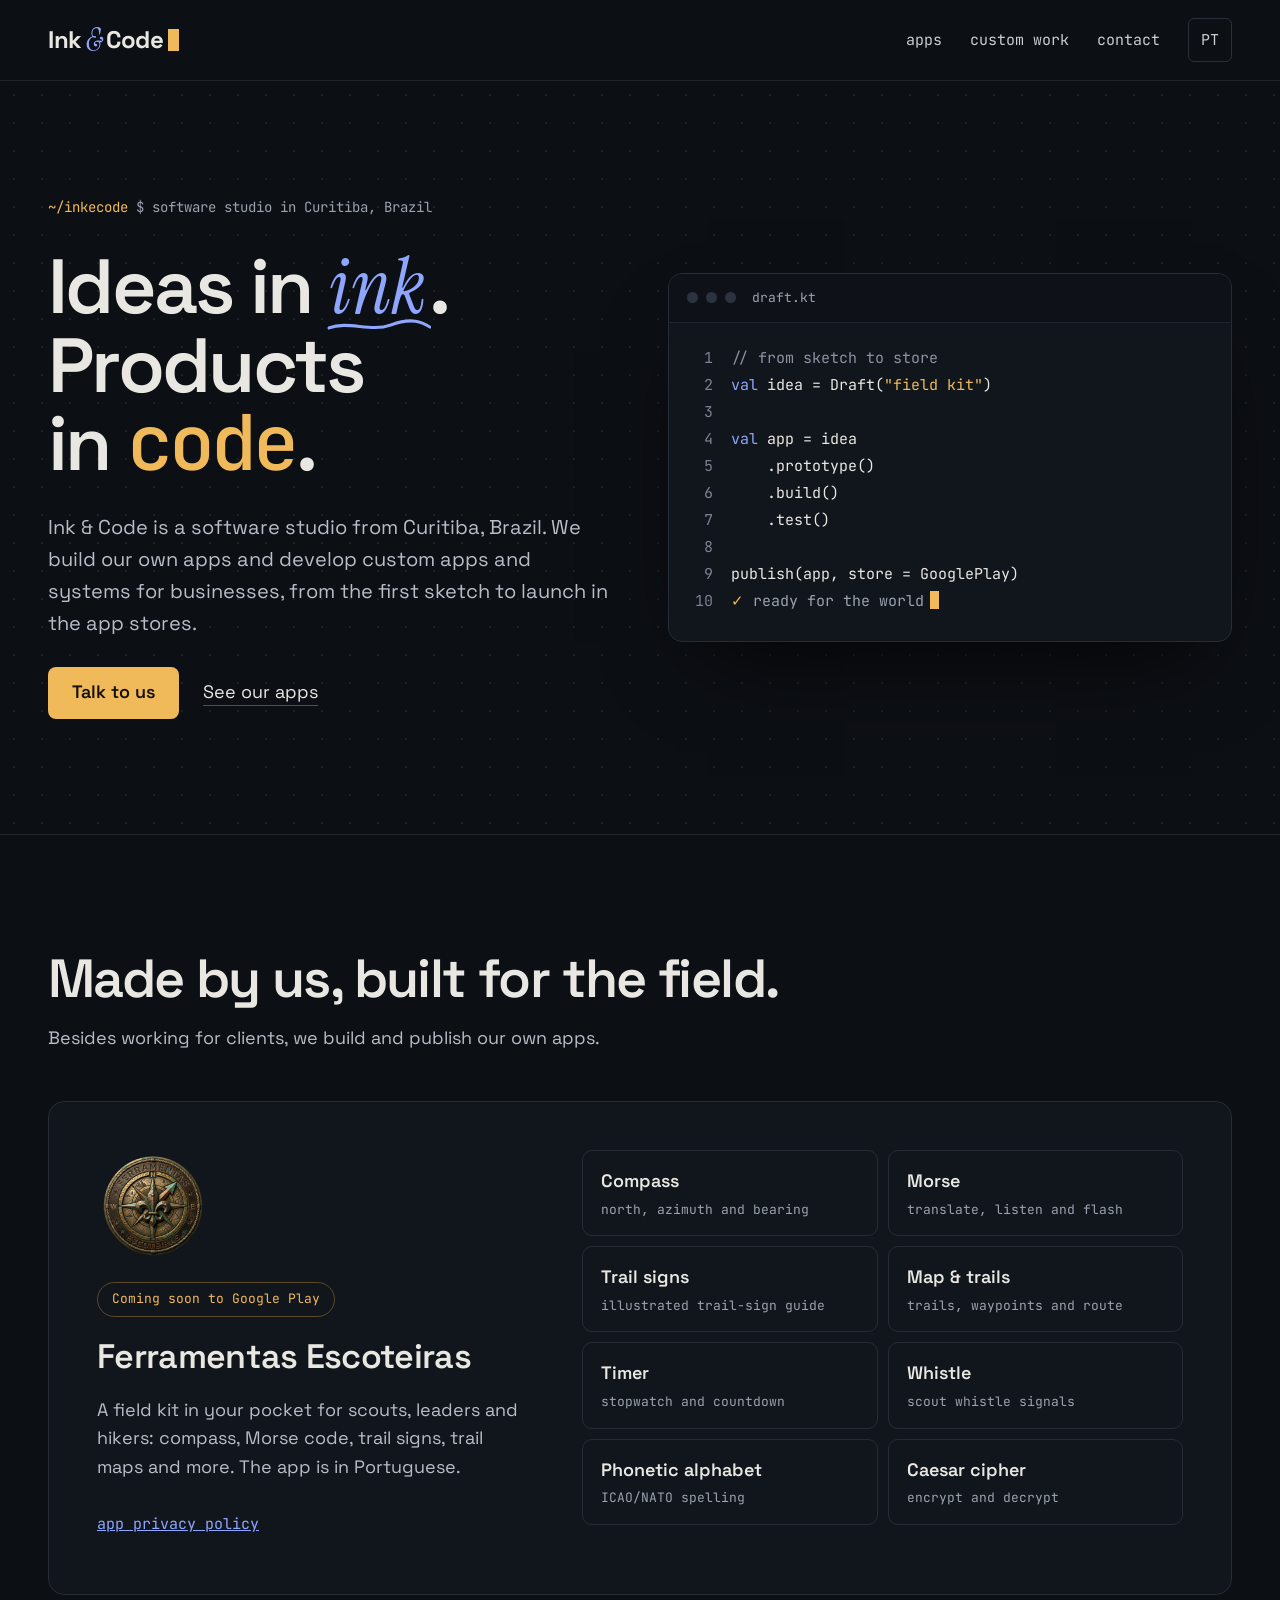
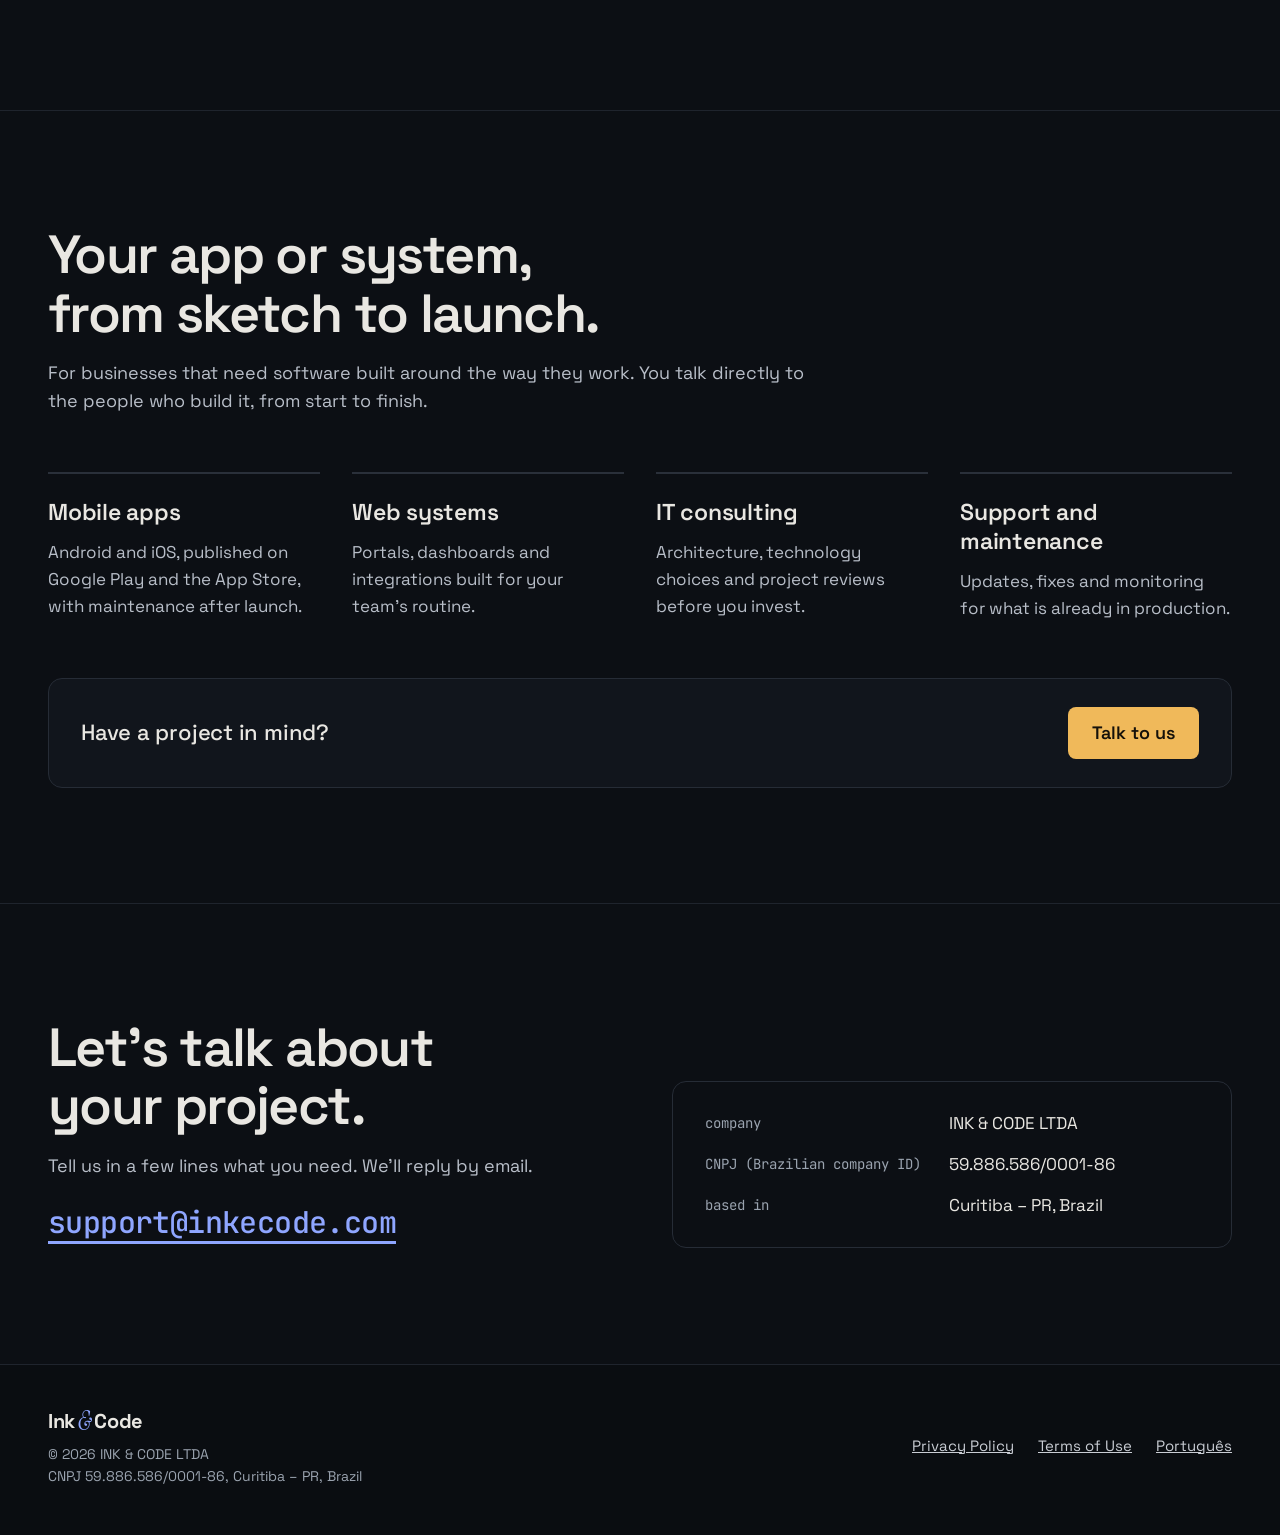
<file: index.html>
<!doctype html>
<html lang="en">
<head>
<meta charset="utf-8">
<meta name="viewport" content="width=device-width, initial-scale=1">
<meta http-equiv="Content-Security-Policy" content="default-src 'self'; img-src 'self'; style-src 'self'; font-src 'self'; script-src 'none'; object-src 'none'; base-uri 'none'; form-action 'none'">
<meta name="referrer" content="strict-origin-when-cross-origin">
<title>Ink &amp; Code | Software studio in Curitiba, Brazil</title>
<meta name="description" content="Ink &amp; Code is a software studio from Curitiba, Brazil: our own apps, plus custom mobile apps, web systems and IT consulting for businesses.">
<link rel="canonical" href="https://inkecode.com/">
<link rel="alternate" hreflang="en" href="https://inkecode.com/">
<link rel="alternate" hreflang="pt-BR" href="https://inkecode.com/pt/">
<link rel="alternate" hreflang="x-default" href="https://inkecode.com/">
<meta property="og:type" content="website">
<meta property="og:site_name" content="Ink &amp; Code">
<meta property="og:title" content="Ink &amp; Code | Software studio in Curitiba, Brazil">
<meta property="og:description" content="Ink &amp; Code is a software studio from Curitiba, Brazil: our own apps, plus custom mobile apps, web systems and IT consulting for businesses.">
<meta property="og:url" content="https://inkecode.com/">
<meta property="og:locale" content="en_US">
<meta property="og:locale:alternate" content="pt_BR">
<meta name="theme-color" content="#0C0F14">
<meta name="color-scheme" content="dark">
<link rel="icon" href="/assets/img/favicon.svg" type="image/svg+xml">
<link rel="apple-touch-icon" href="/assets/img/apple-touch-icon.png">
<link rel="preload" href="/assets/fonts/space-grotesk-latin-wght-normal.woff2" as="font" type="font/woff2" crossorigin>
<link rel="preload" href="/assets/fonts/instrument-serif-latin-400-italic.woff2" as="font" type="font/woff2" crossorigin>
<link rel="preload" href="/assets/fonts/jetbrains-mono-latin-wght-normal.woff2" as="font" type="font/woff2" crossorigin>
<link rel="stylesheet" href="/assets/css/site.css">
<link rel="expect" href="#main" blocking="render">
</head>
<body>
<a class="skip-link" href="#main">Skip to content</a>
<header class="site-header">
<div class="container">
<a class="wordmark" href="/" aria-label="Ink &amp; Code, go to the home page"><span>Ink</span><span class="wordmark-amp">&amp;</span><span>Code</span><span class="wordmark-cursor cursor" aria-hidden="true"></span></a>
<nav class="site-nav" aria-label="Main">
<a href="#apps">apps</a>
<a href="#custom-work">custom work</a>
<a href="#contact">contact</a>
<a class="lang-switch" href="/pt/" lang="pt-BR" hreflang="pt-BR" aria-label="PT, versão em português">PT</a>
</nav>
</div>
</header>
<main id="main">

<section class="hero" aria-labelledby="hero-title">
<div class="container">
<div class="hero-copy">
<p class="eyebrow eyebrow-prompt"><span class="path">~/inkecode</span> $ software studio in Curitiba, Brazil</p>
<h1 id="hero-title" class="hero-title"><span class="hero-line">Ideas in <span class="hero-ink">ink<svg aria-hidden="true" viewBox="0 0 200 20" preserveAspectRatio="none"><path pathLength="1" d="M3 13 C 42 3, 82 19, 122 9 S 182 5, 197 12" fill="none" stroke="currentColor" stroke-width="4" stroke-linecap="round"></path></svg></span>.</span> <span class="hero-line">Products in <span class="hero-code">code</span>.</span></h1>
<p class="hero-lead">Ink &amp; Code is a software studio from Curitiba, Brazil. We build our own apps and develop custom apps and systems for businesses, from the first sketch to launch in the app stores.</p>
<div class="hero-actions">
<a class="btn-primary" href="mailto:support@inkecode.com?subject=Custom%20project">Talk to us</a>
<a class="link-quiet" href="#apps">See our apps</a>
</div>
</div>
<figure class="code-window" aria-hidden="true">
<div class="code-bar">
<div class="code-dots"><span></span><span></span><span></span></div>
<span class="code-file">draft.kt</span>
</div>
<pre tabindex="-1"><span class="code-line"><span class="c-num"> 1  </span><span class="c-comment">// from sketch to store</span></span>
<span class="code-line"><span class="c-num"> 2  </span><span class="c-kw">val</span> idea = Draft(<span class="c-str">"field kit"</span>)</span>
<span class="code-line"><span class="c-num"> 3  </span></span>
<span class="code-line"><span class="c-num"> 4  </span><span class="c-kw">val</span> app = idea</span>
<span class="code-line"><span class="c-num"> 5  </span>    .prototype()</span>
<span class="code-line"><span class="c-num"> 6  </span>    .build()</span>
<span class="code-line"><span class="c-num"> 7  </span>    .test()</span>
<span class="code-line"><span class="c-num"> 8  </span></span>
<span class="code-line"><span class="c-num"> 9  </span>publish(app, store = GooglePlay)</span>
<span class="code-line"><span class="c-num">10  </span><span class="c-ok">✓</span> <span class="c-muted">ready for the world</span><span class="code-cursor cursor"></span></span></pre>
</figure>
</div>
</section>

<section id="apps" class="section" aria-labelledby="apps-title">
<div class="container section-inner">
<div class="section-head">
<h2 id="apps-title" class="section-title">Made by us, built for the field.</h2>
<p class="section-text">Besides working for clients, we build and publish our own apps.</p>
</div>
<article class="app-card" aria-labelledby="app-fe-title">
<div class="app-info">
<img class="app-icon" src="/assets/img/ferramentas-escoteiras-icon.png" alt="Ferramentas Escoteiras app icon: a compass rose with the scout fleur-de-lis" width="112" height="112">
<span class="chip">Coming soon to Google Play</span>
<h3 id="app-fe-title" class="app-title">Ferramentas Escoteiras</h3>
<p class="section-text">A field kit in your pocket for scouts, leaders and hikers: compass, Morse code, trail signs, trail maps and more. The app is in Portuguese.</p>
<a class="app-privacy" href="/privacy/#ferramentas-escoteiras">app privacy policy</a>
</div>
<ul class="tools" aria-label="App tools">
<li><span class="tool-name">Compass</span><span class="tool-desc">north, azimuth and bearing</span></li>
<li><span class="tool-name">Morse</span><span class="tool-desc">translate, listen and flash</span></li>
<li><span class="tool-name">Trail signs</span><span class="tool-desc">illustrated trail-sign guide</span></li>
<li><span class="tool-name">Map &amp; trails</span><span class="tool-desc">trails, waypoints and route</span></li>
<li><span class="tool-name">Timer</span><span class="tool-desc">stopwatch and countdown</span></li>
<li><span class="tool-name">Whistle</span><span class="tool-desc">scout whistle signals</span></li>
<li><span class="tool-name">Phonetic alphabet</span><span class="tool-desc">ICAO/NATO spelling</span></li>
<li><span class="tool-name">Caesar cipher</span><span class="tool-desc">encrypt and decrypt</span></li>
</ul>
</article>
</div>
</section>

<section id="custom-work" class="section" aria-labelledby="s2-title">
<div class="container section-inner section-inner-wide-gap">
<div class="section-head">
<h2 id="s2-title" class="section-title">Your app or system, from sketch to launch.</h2>
<p class="section-text">For businesses that need software built around the way they work. You talk directly to the people who build it, from start to finish.</p>
</div>
<div class="services">
<article class="service">
<h3 class="service-title">Mobile apps</h3>
<p class="service-text">Android and iOS, published on Google Play and the App Store, with maintenance after launch.</p>
</article>
<article class="service">
<h3 class="service-title">Web systems</h3>
<p class="service-text">Portals, dashboards and integrations built for your team's routine.</p>
</article>
<article class="service">
<h3 class="service-title">IT consulting</h3>
<p class="service-text">Architecture, technology choices and project reviews before you invest.</p>
</article>
<article class="service">
<h3 class="service-title">Support and maintenance</h3>
<p class="service-text">Updates, fixes and monitoring for what is already in production.</p>
</article>
</div>
<div class="cta-band">
<p>Have a project in mind?</p>
<a class="btn-primary" href="mailto:support@inkecode.com?subject=Custom%20project">Talk to us</a>
</div>
</div>
</section>

<section id="contact" class="section" aria-labelledby="s3-title">
<div class="container contact-inner">
<div class="contact-copy">
<h2 id="s3-title" class="section-title">Let's talk about your project.</h2>
<p class="section-text">Tell us in a few lines what you need. We'll reply by email.</p>
<a class="contact-email" href="mailto:support@inkecode.com">support@inkecode.com</a>
</div>
<dl class="facts">
<dt>company</dt>
<dd>INK &amp; CODE LTDA</dd>
<dt>CNPJ (Brazilian company ID)</dt>
<dd>59.886.586/0001-86</dd>
<dt>based in</dt>
<dd>Curitiba – PR, Brazil</dd>
</dl>
</div>
</section>

</main>
<footer class="site-footer">
<div class="container">
<div class="footer-brand">
<span class="footer-wordmark">Ink<span class="wordmark-amp">&amp;</span>Code</span>
<p class="footer-legal">© 2026 INK &amp; CODE LTDA<br>CNPJ 59.886.586/0001-86, Curitiba – PR, Brazil</p>
</div>
<nav class="footer-nav" aria-label="Footer">
<a href="/privacy/">Privacy Policy</a>
<a href="/terms/">Terms of Use</a>
<a href="/pt/" lang="pt-BR" hreflang="pt-BR">Português</a>
</nav>
</div>
</footer>
</body>
</html>
</file>
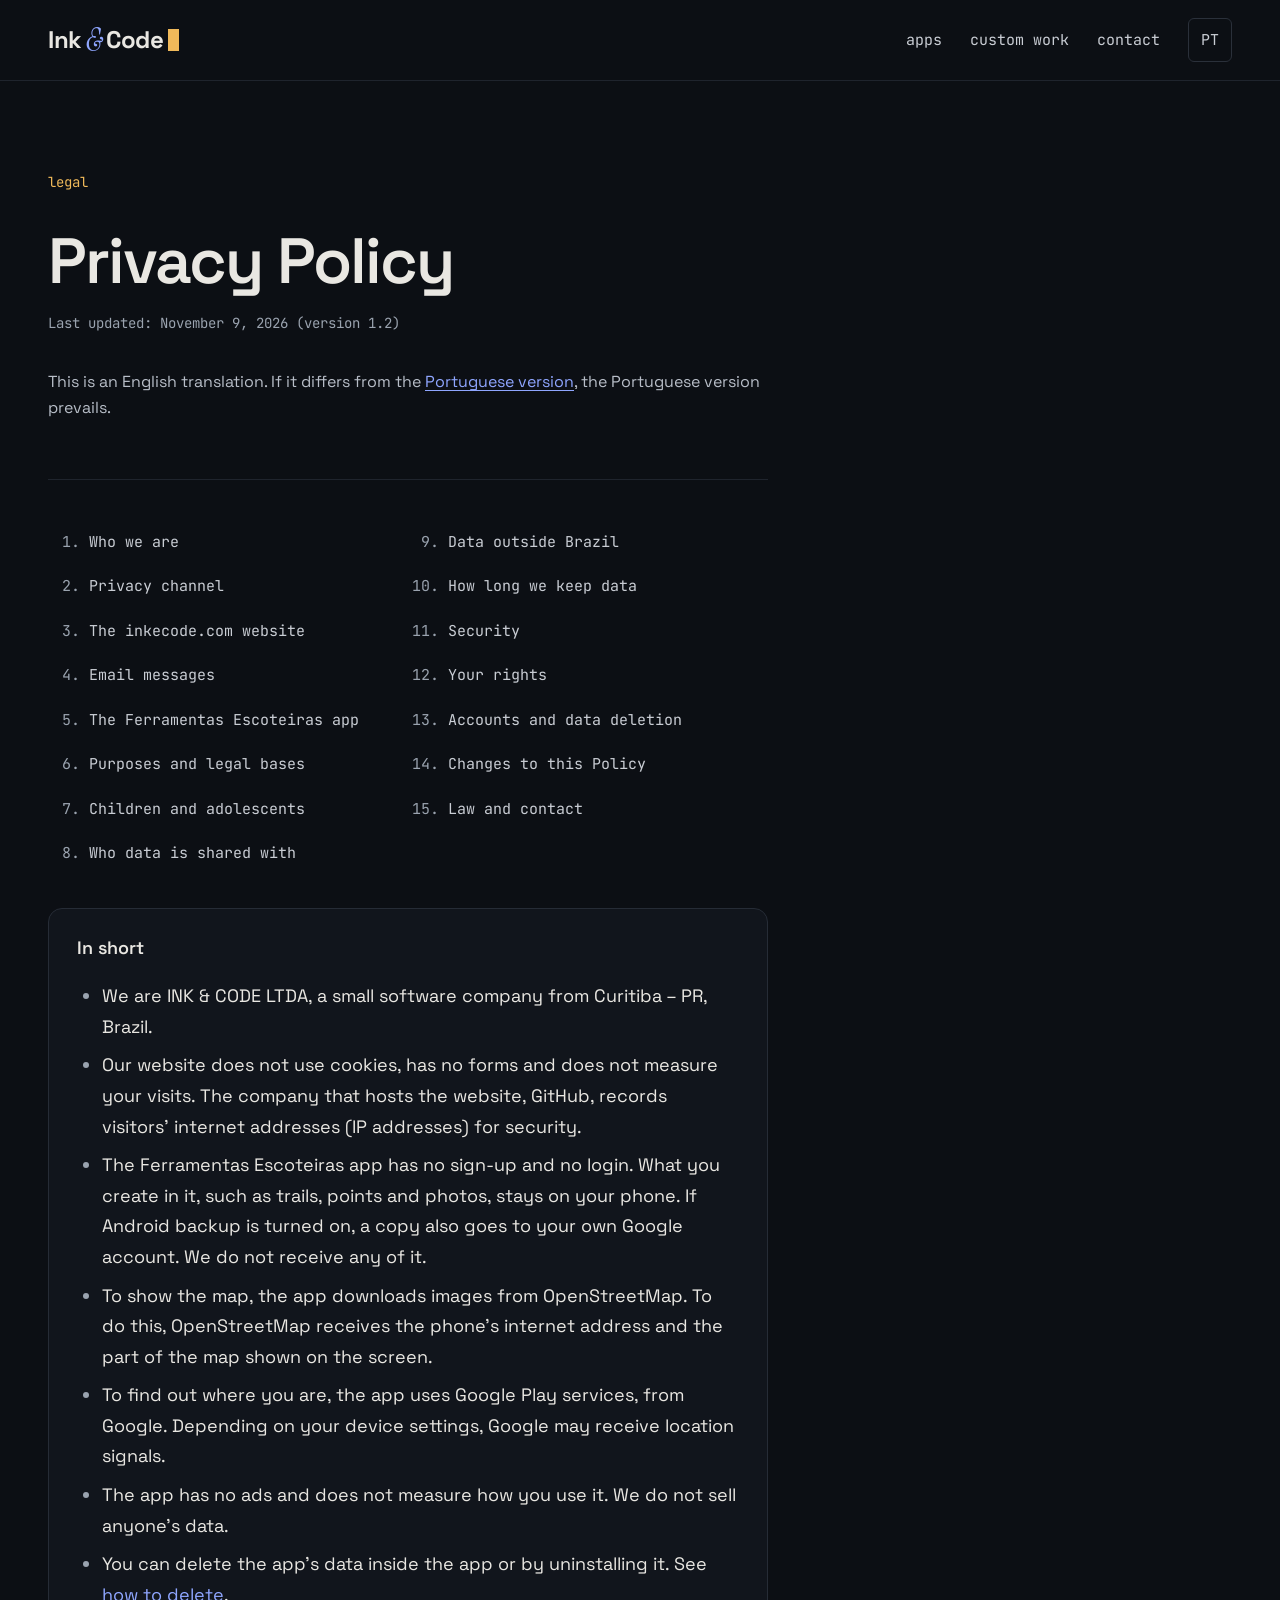
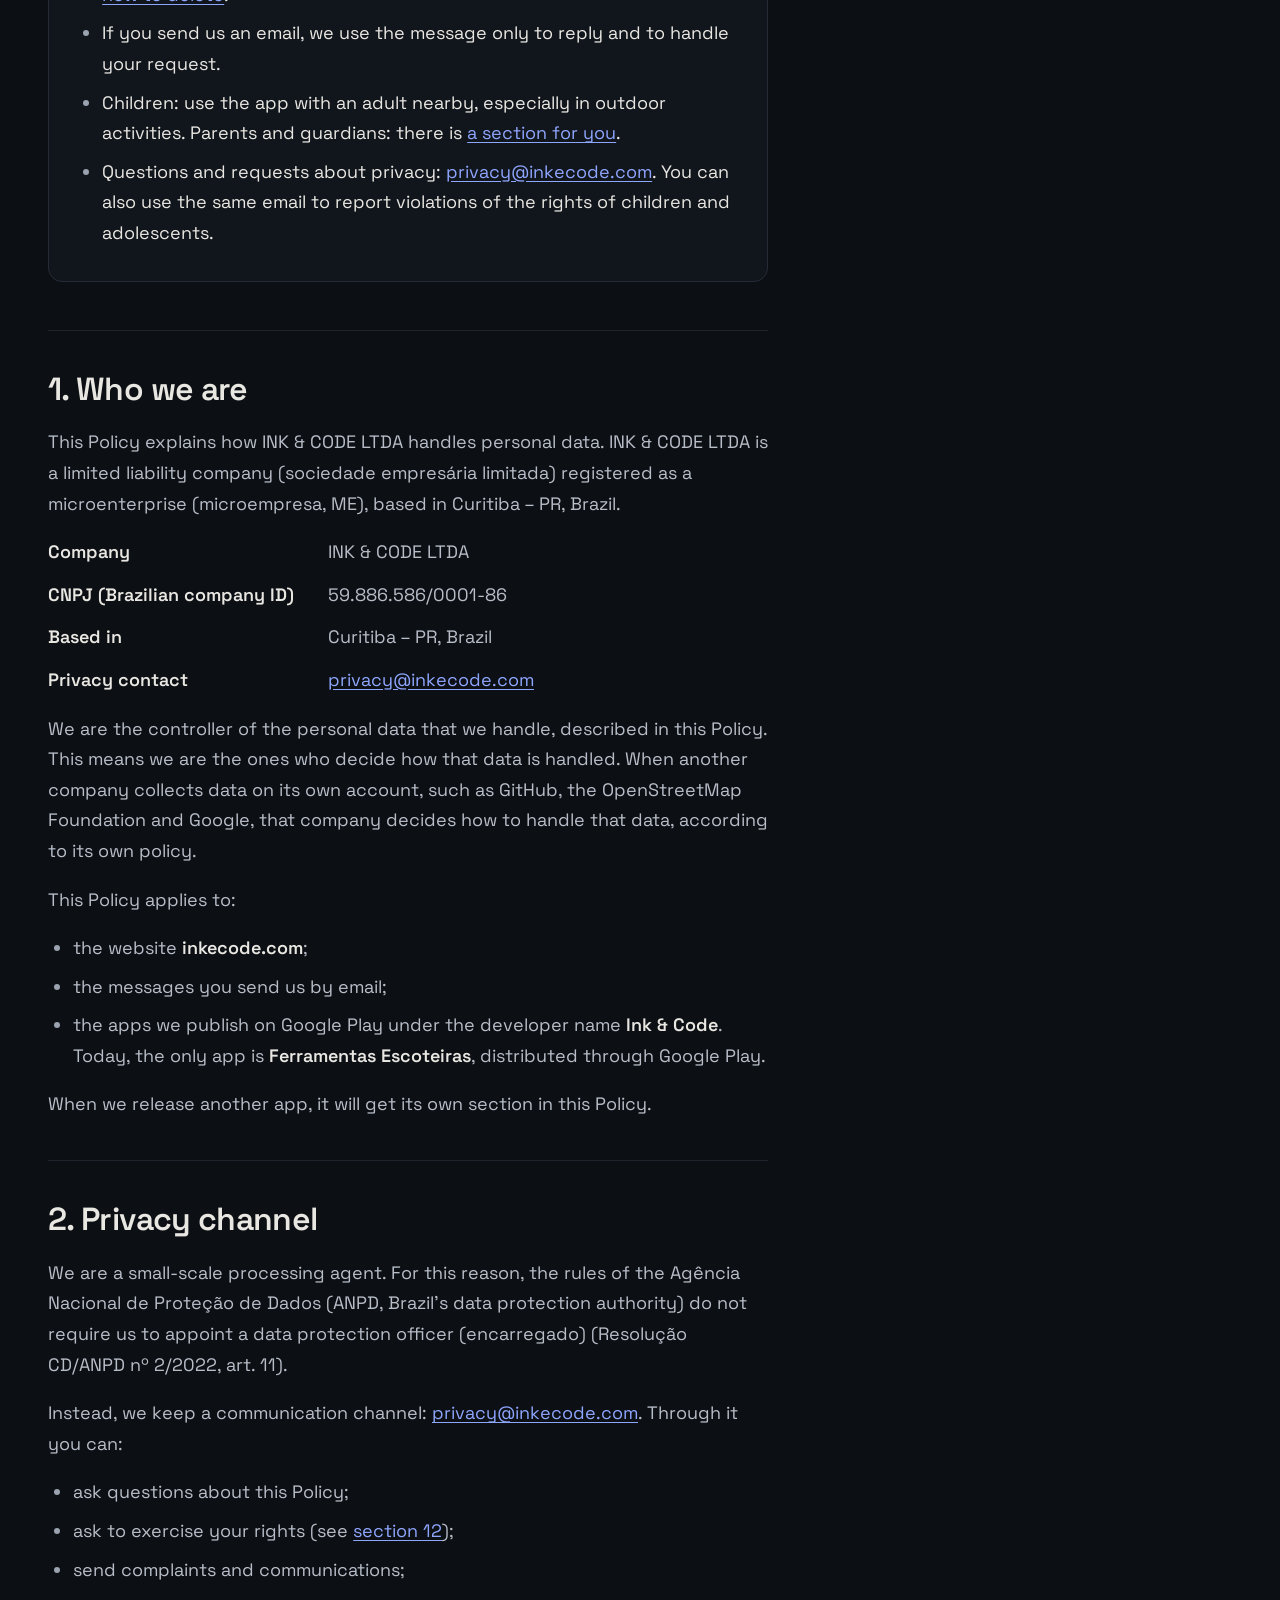
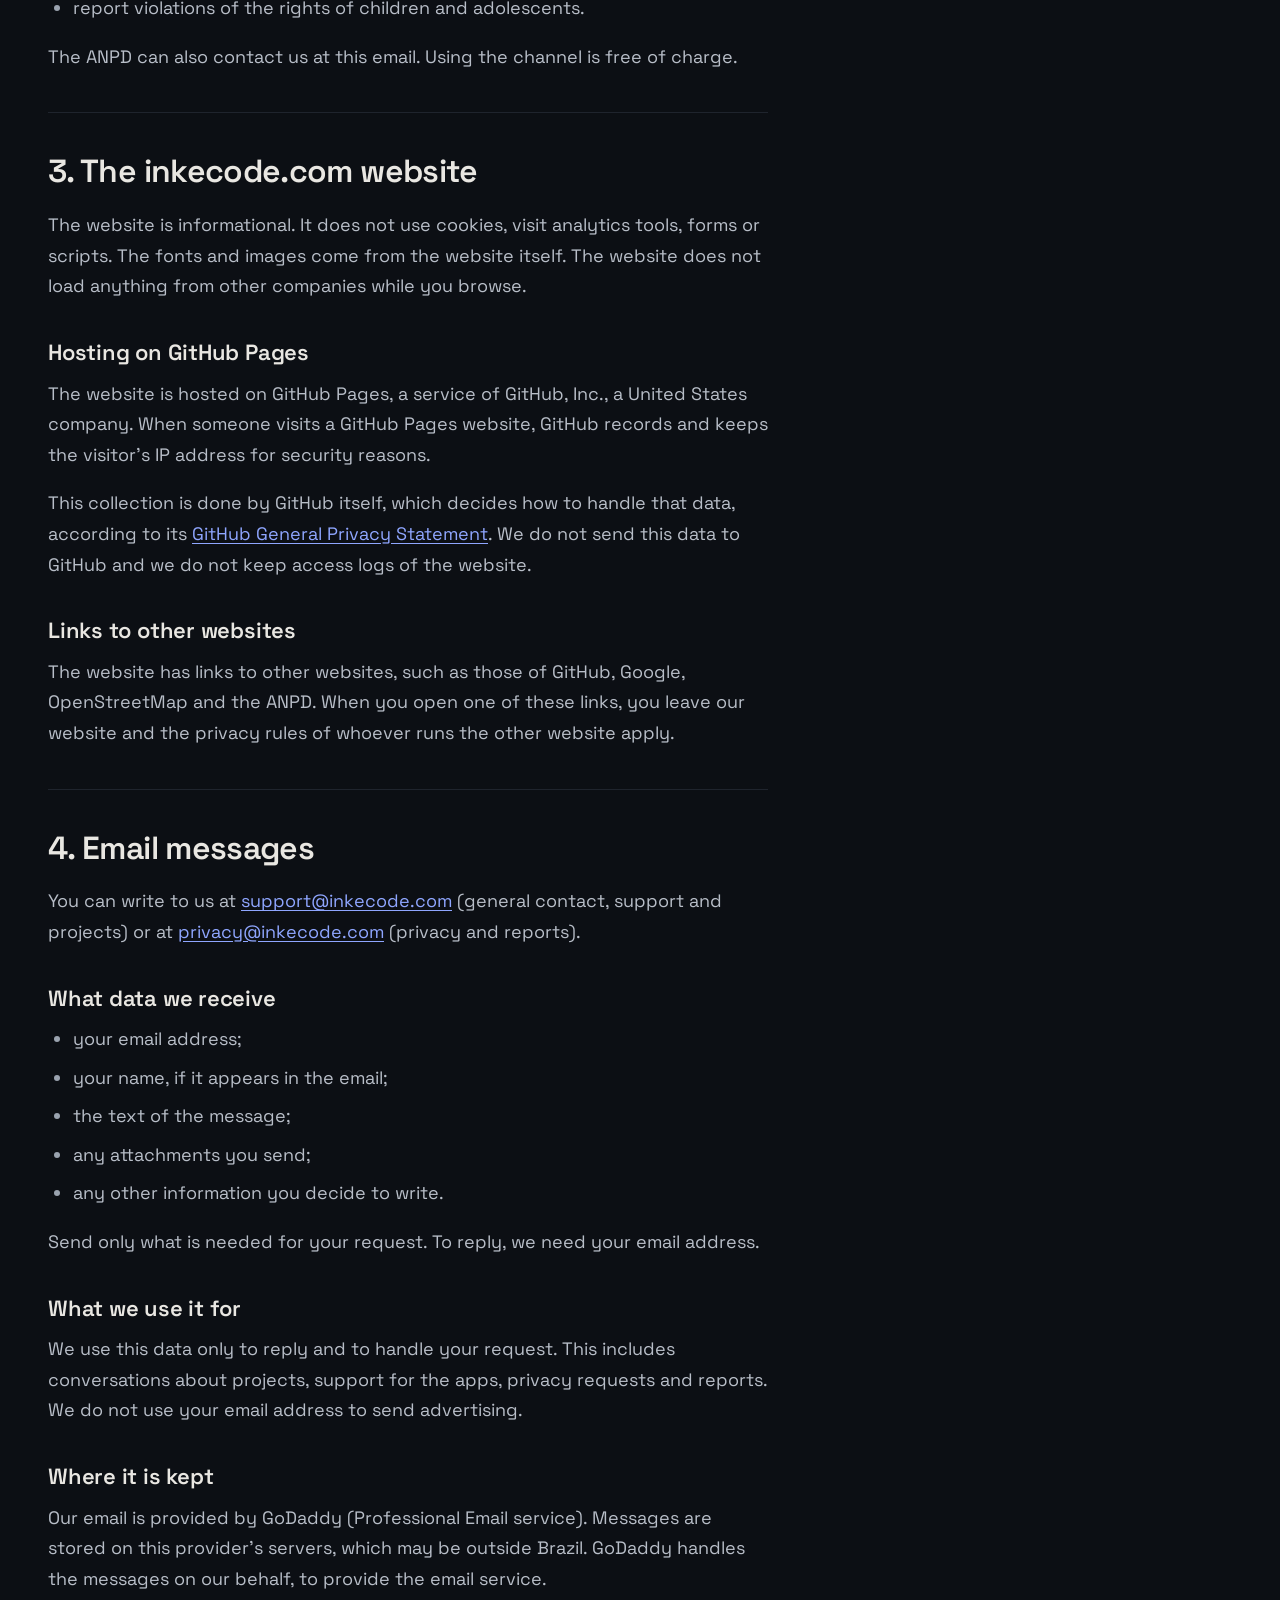
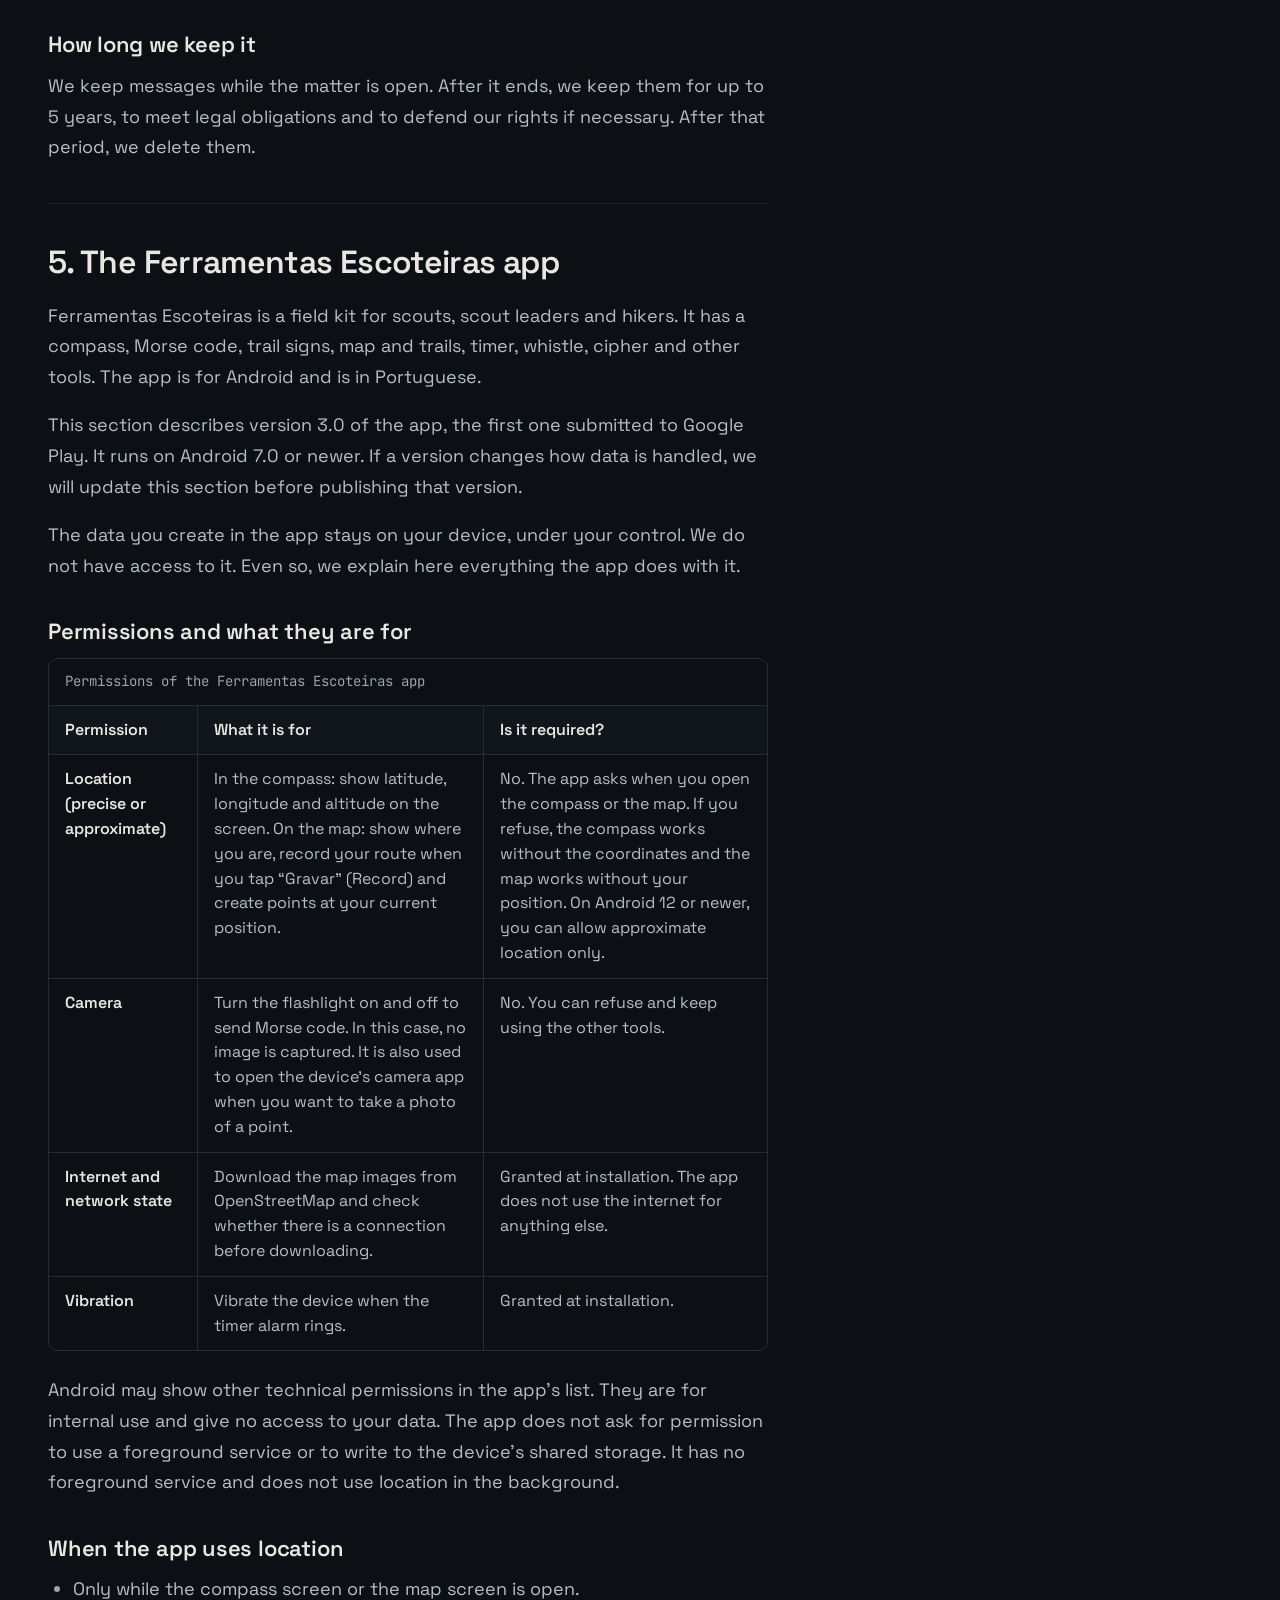
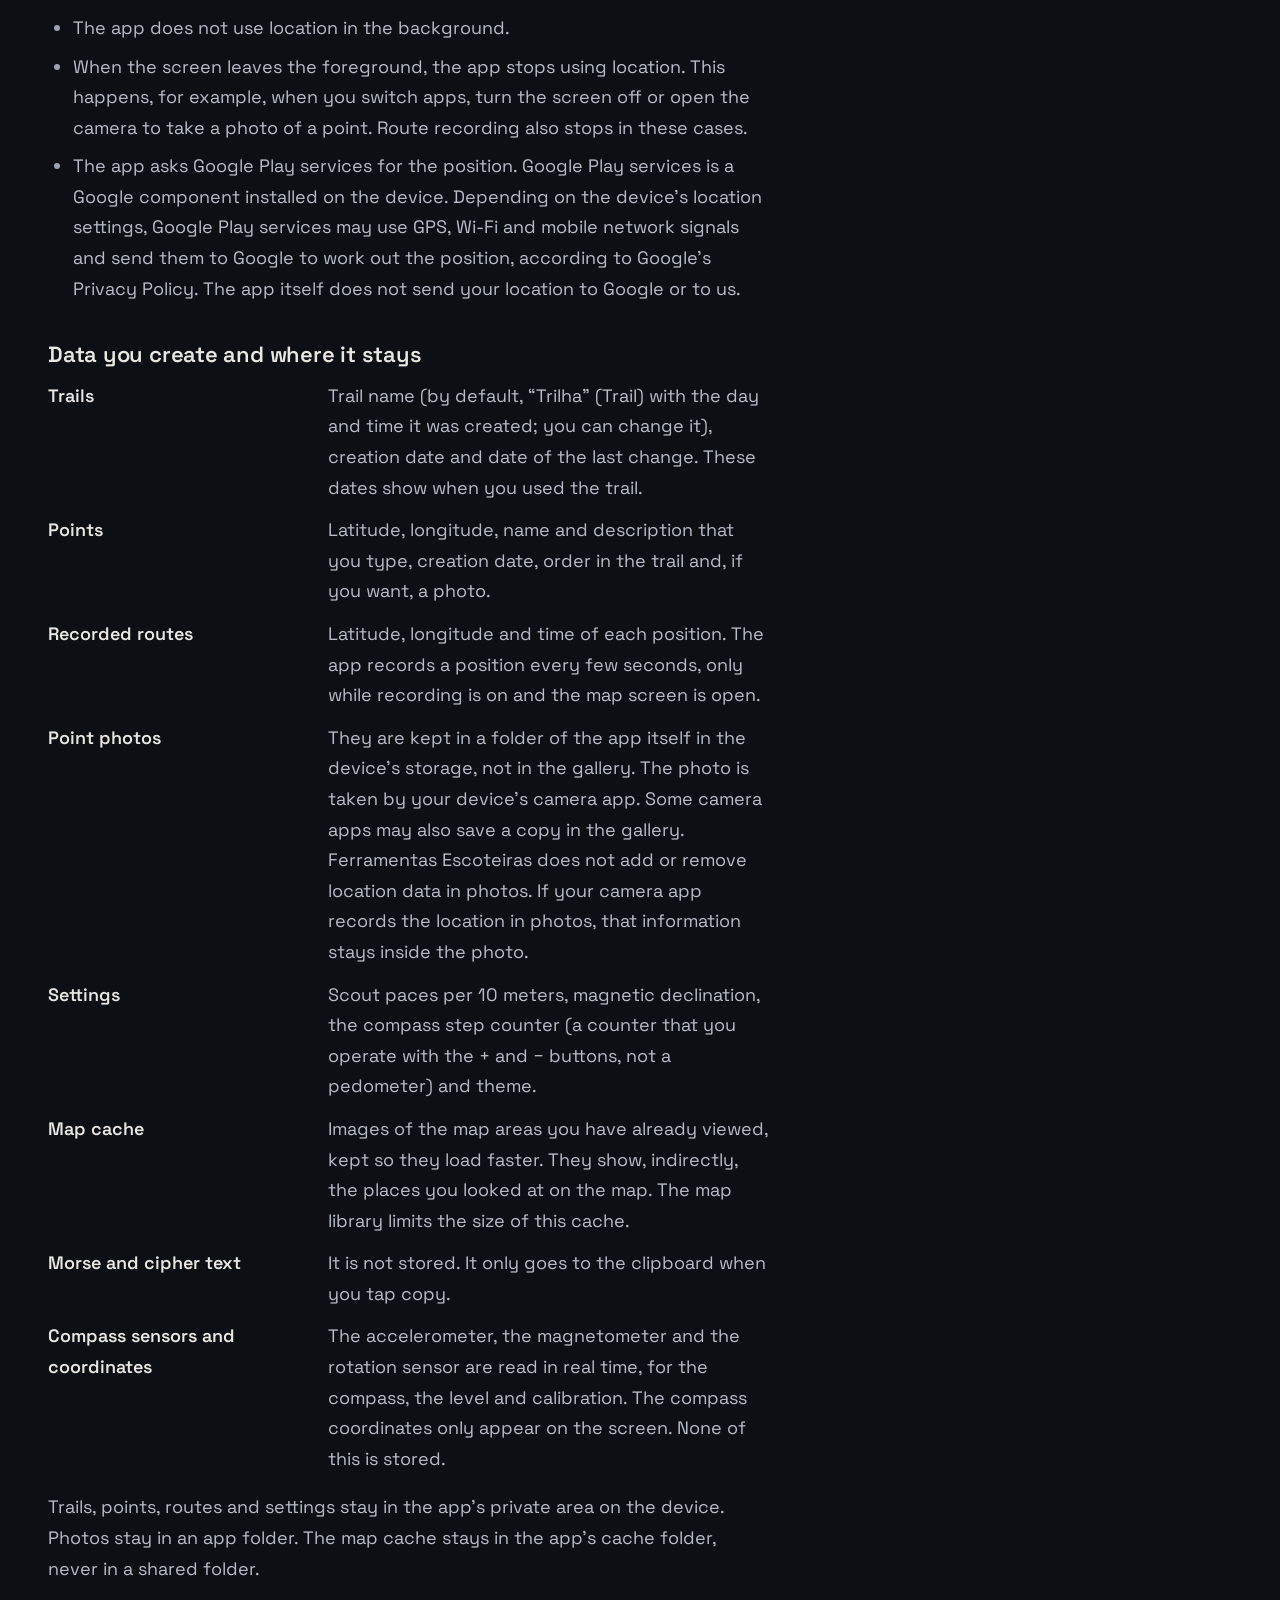
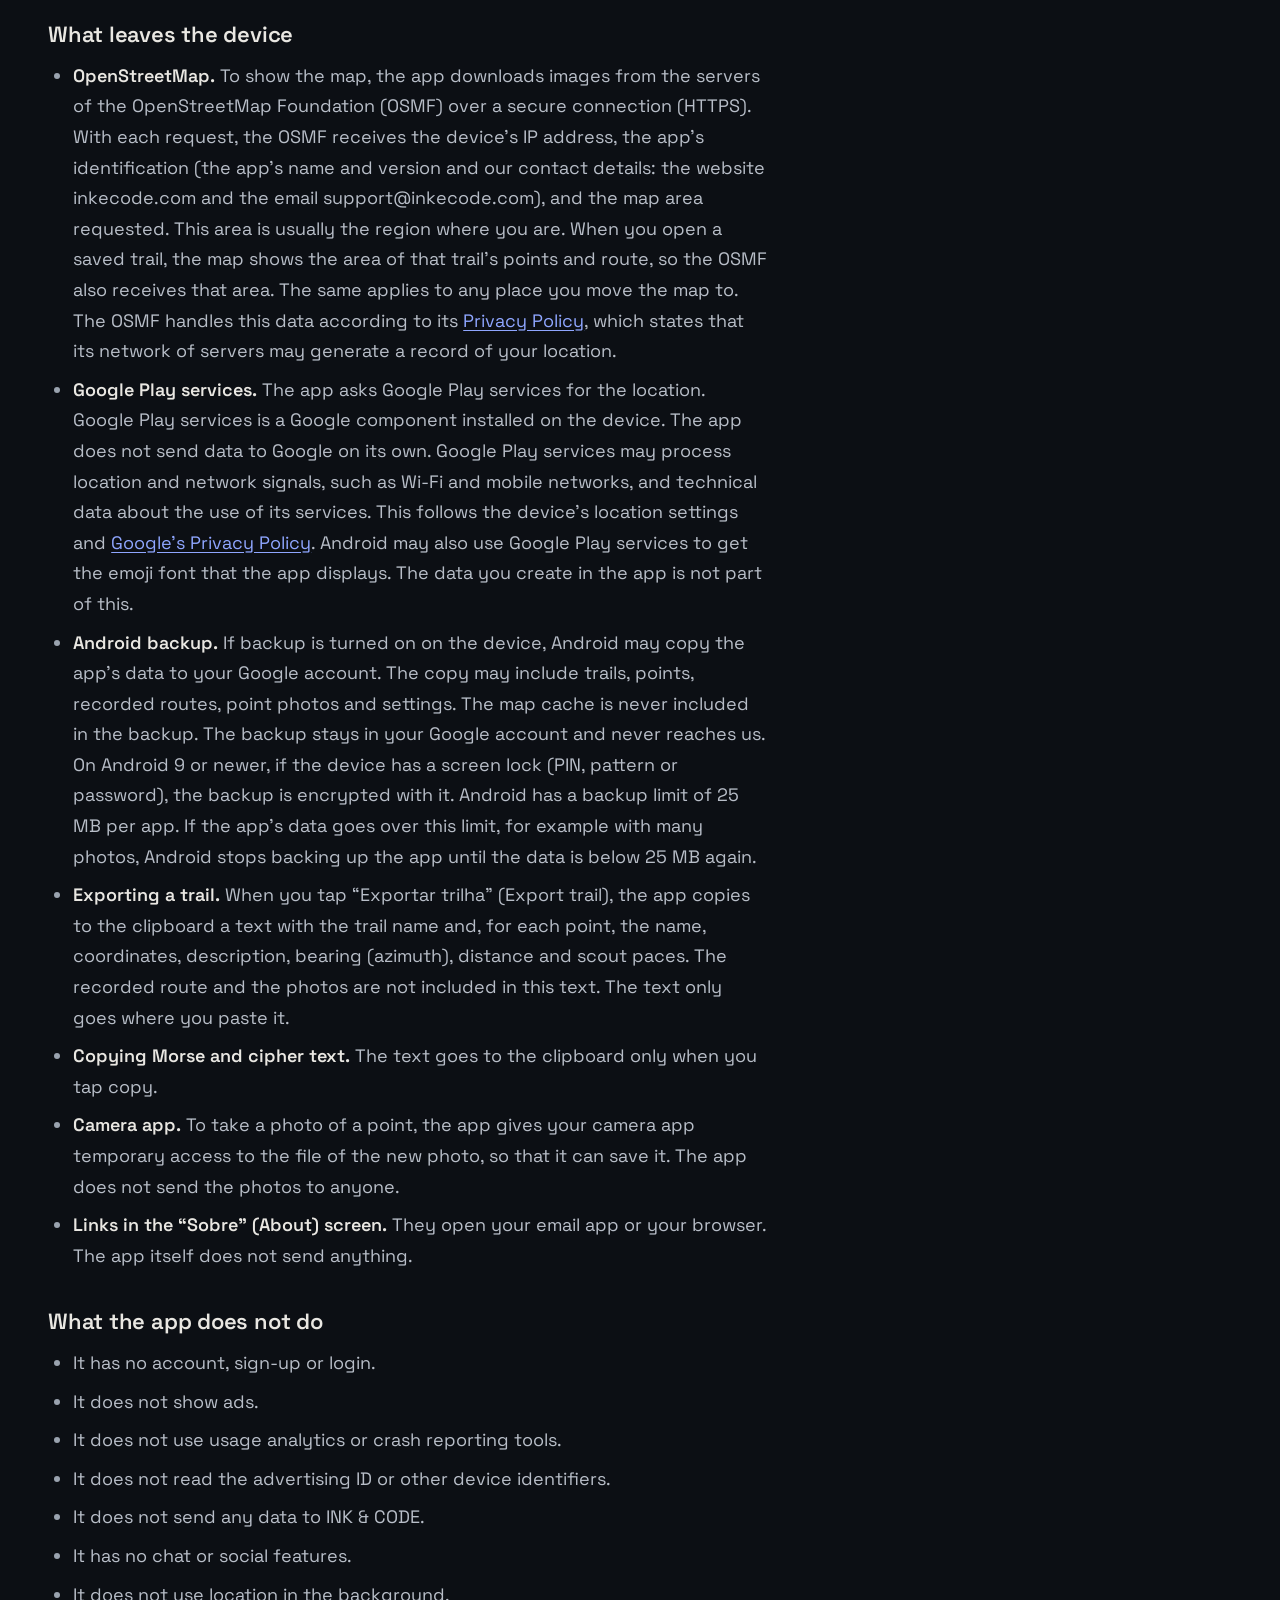
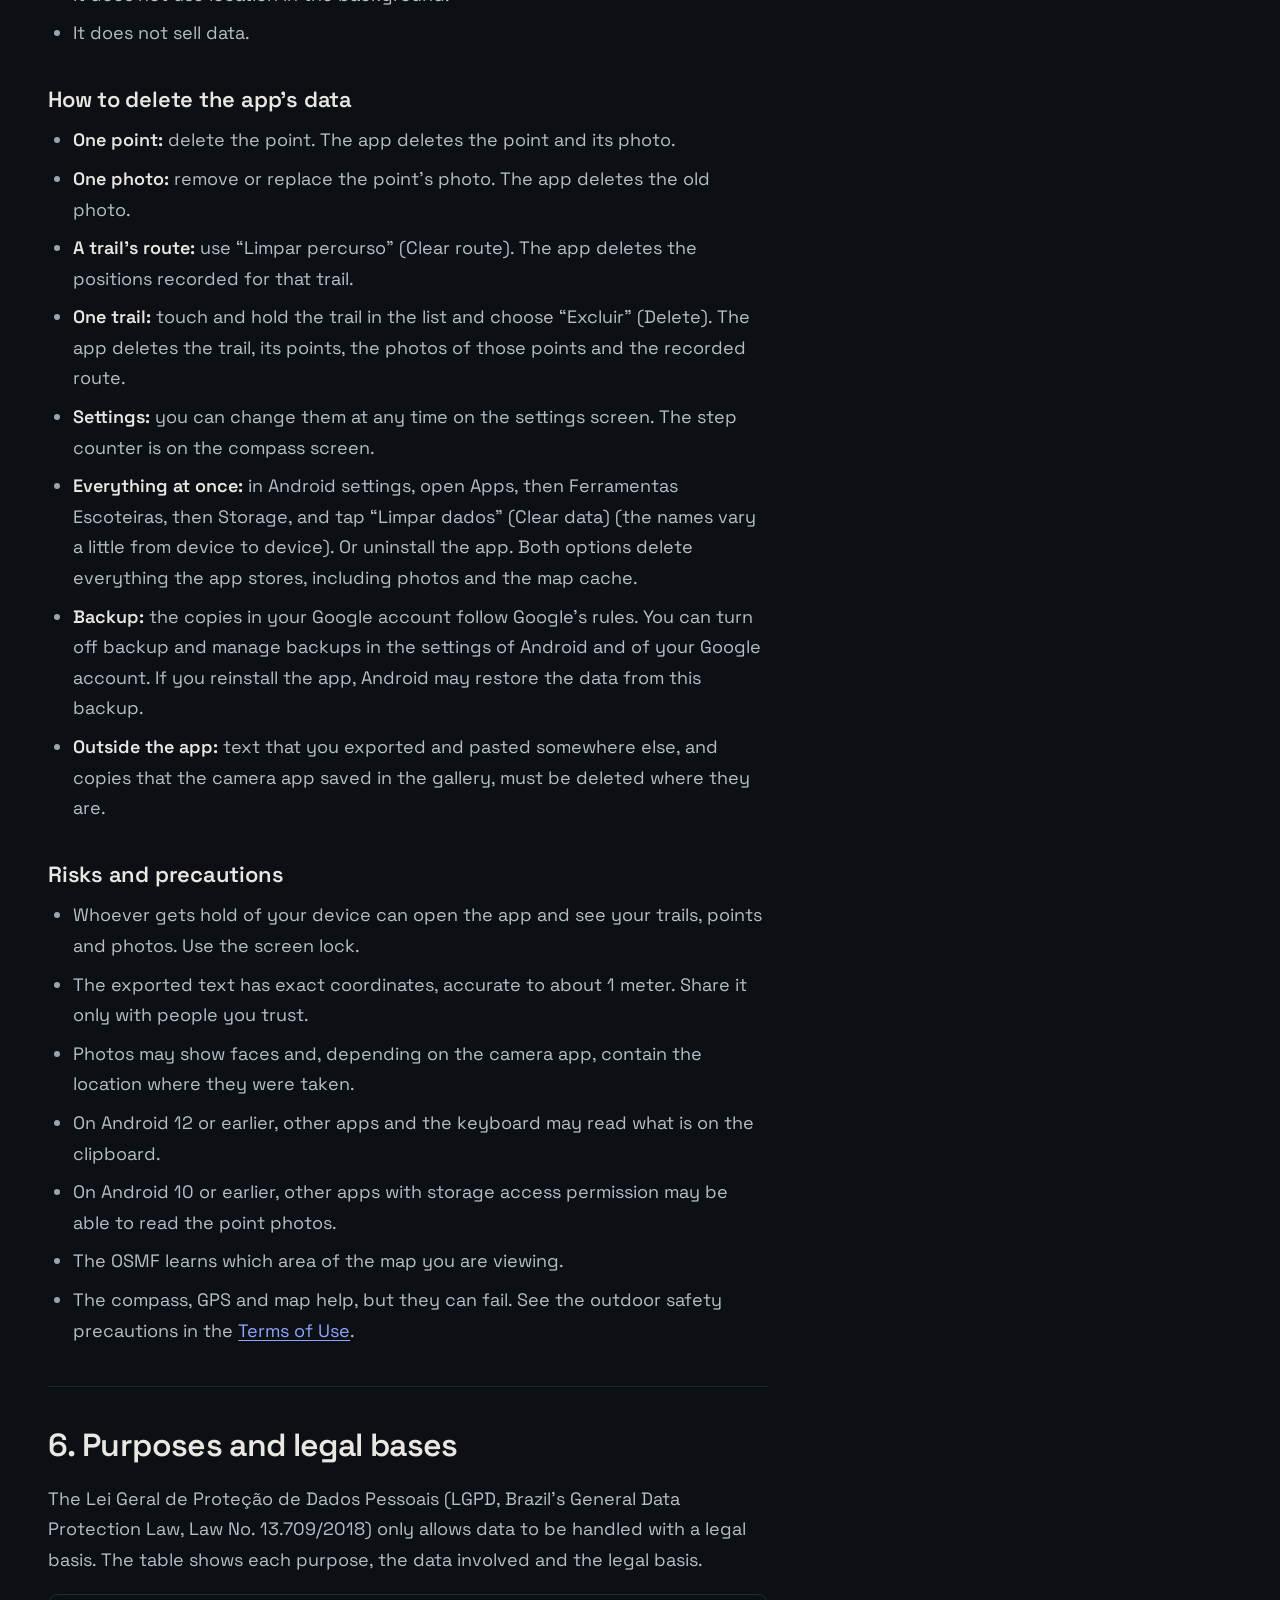
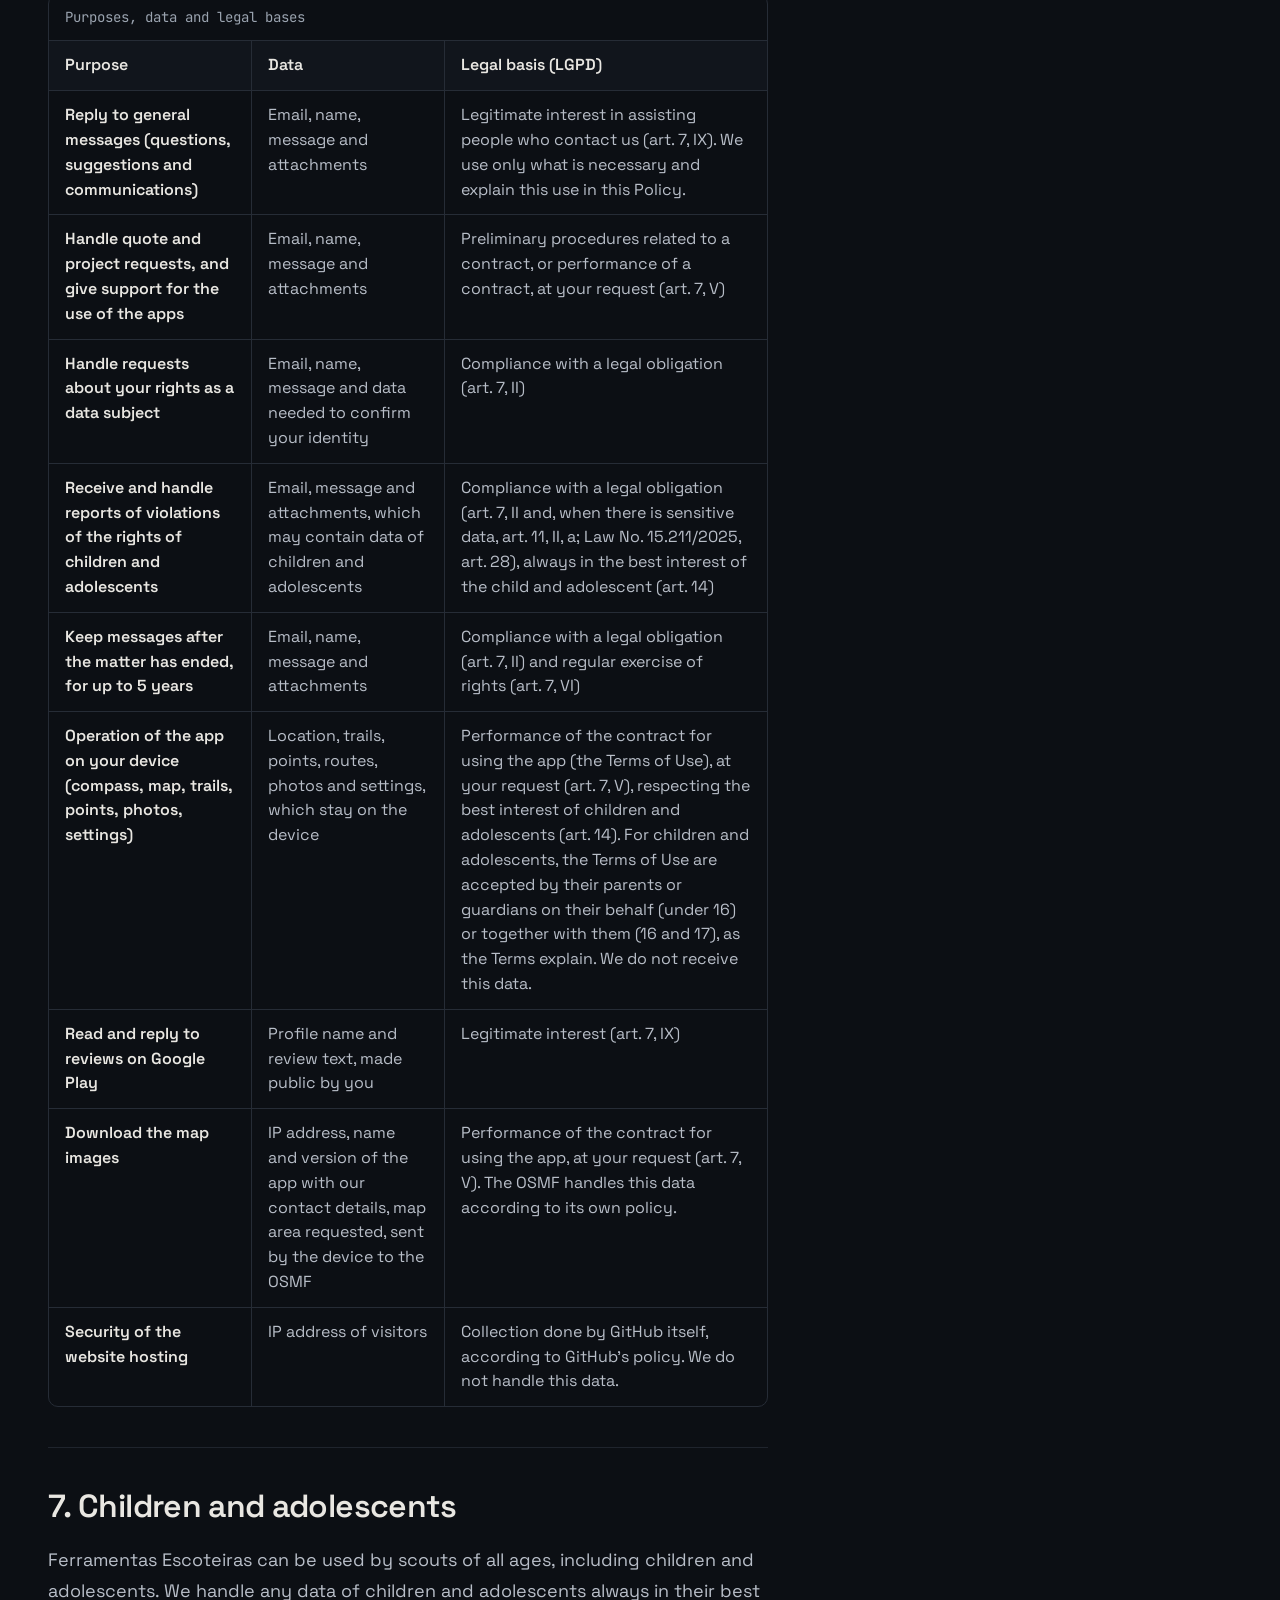
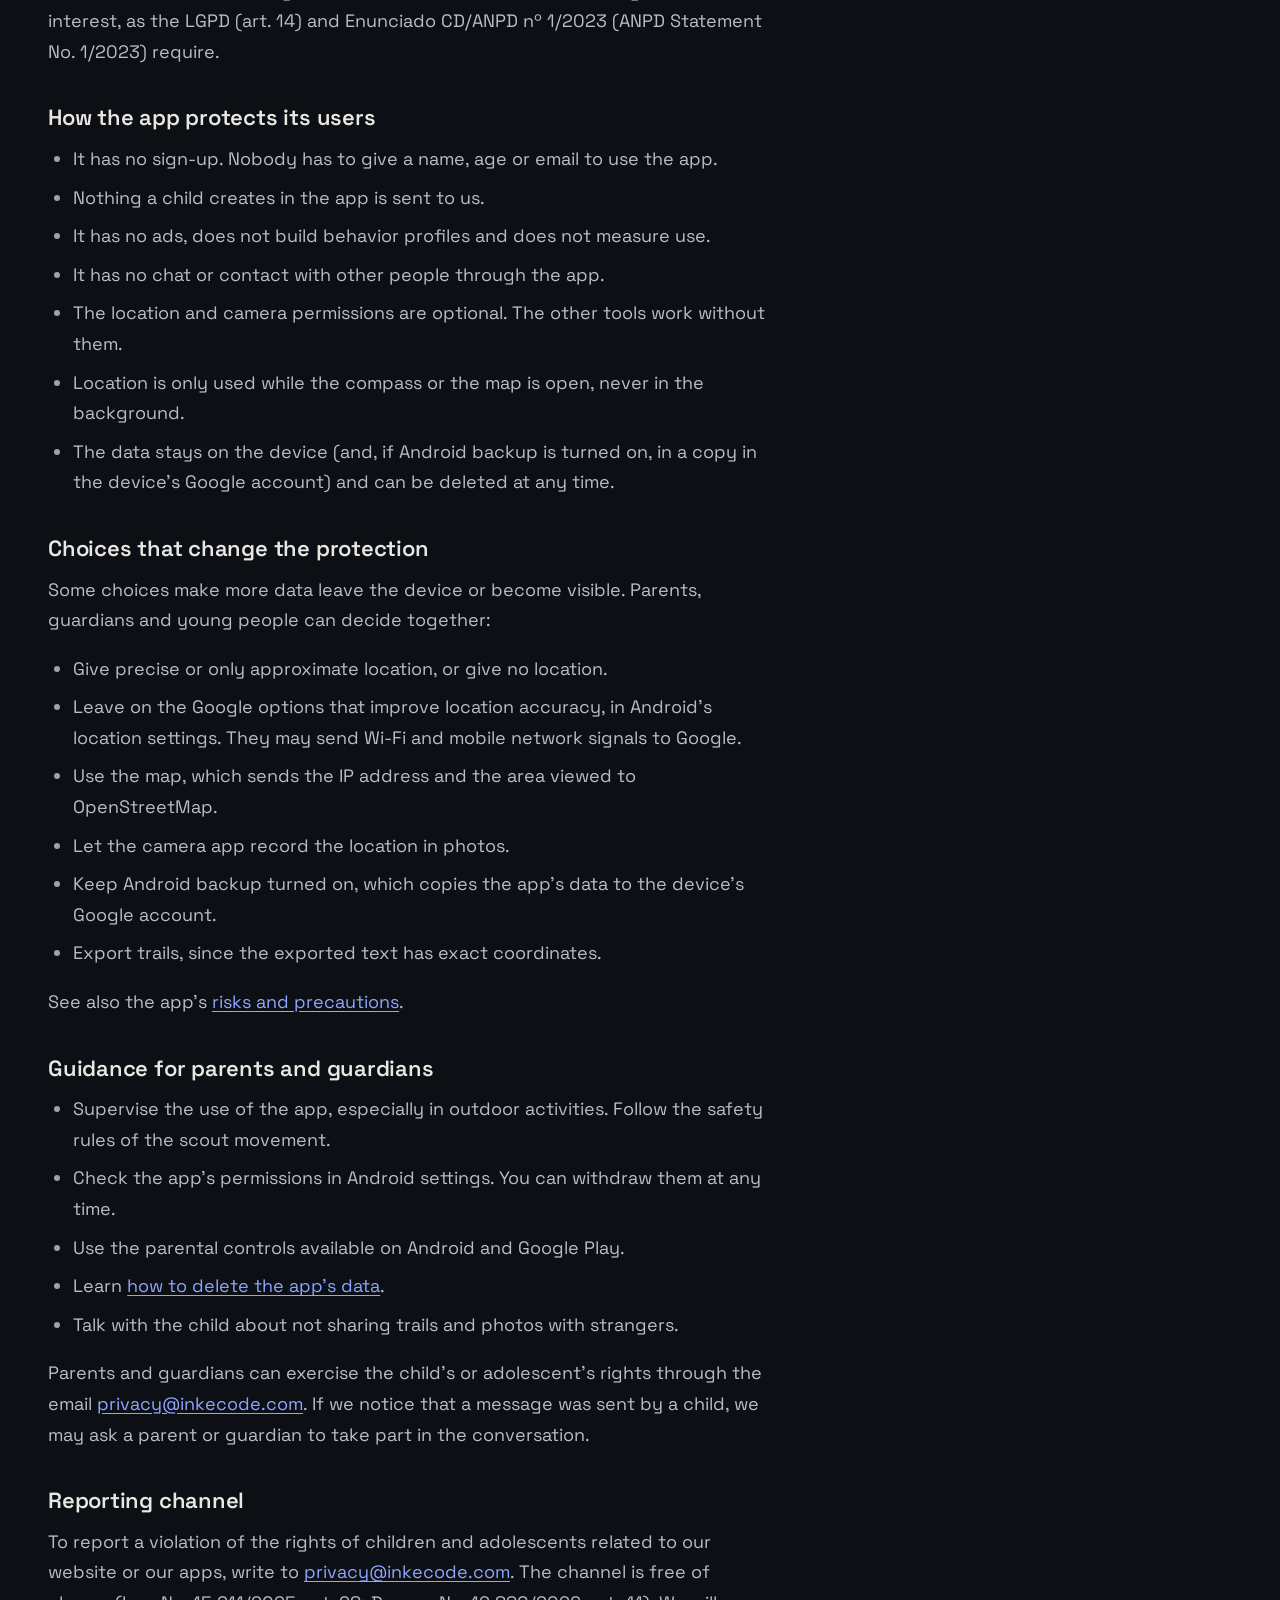
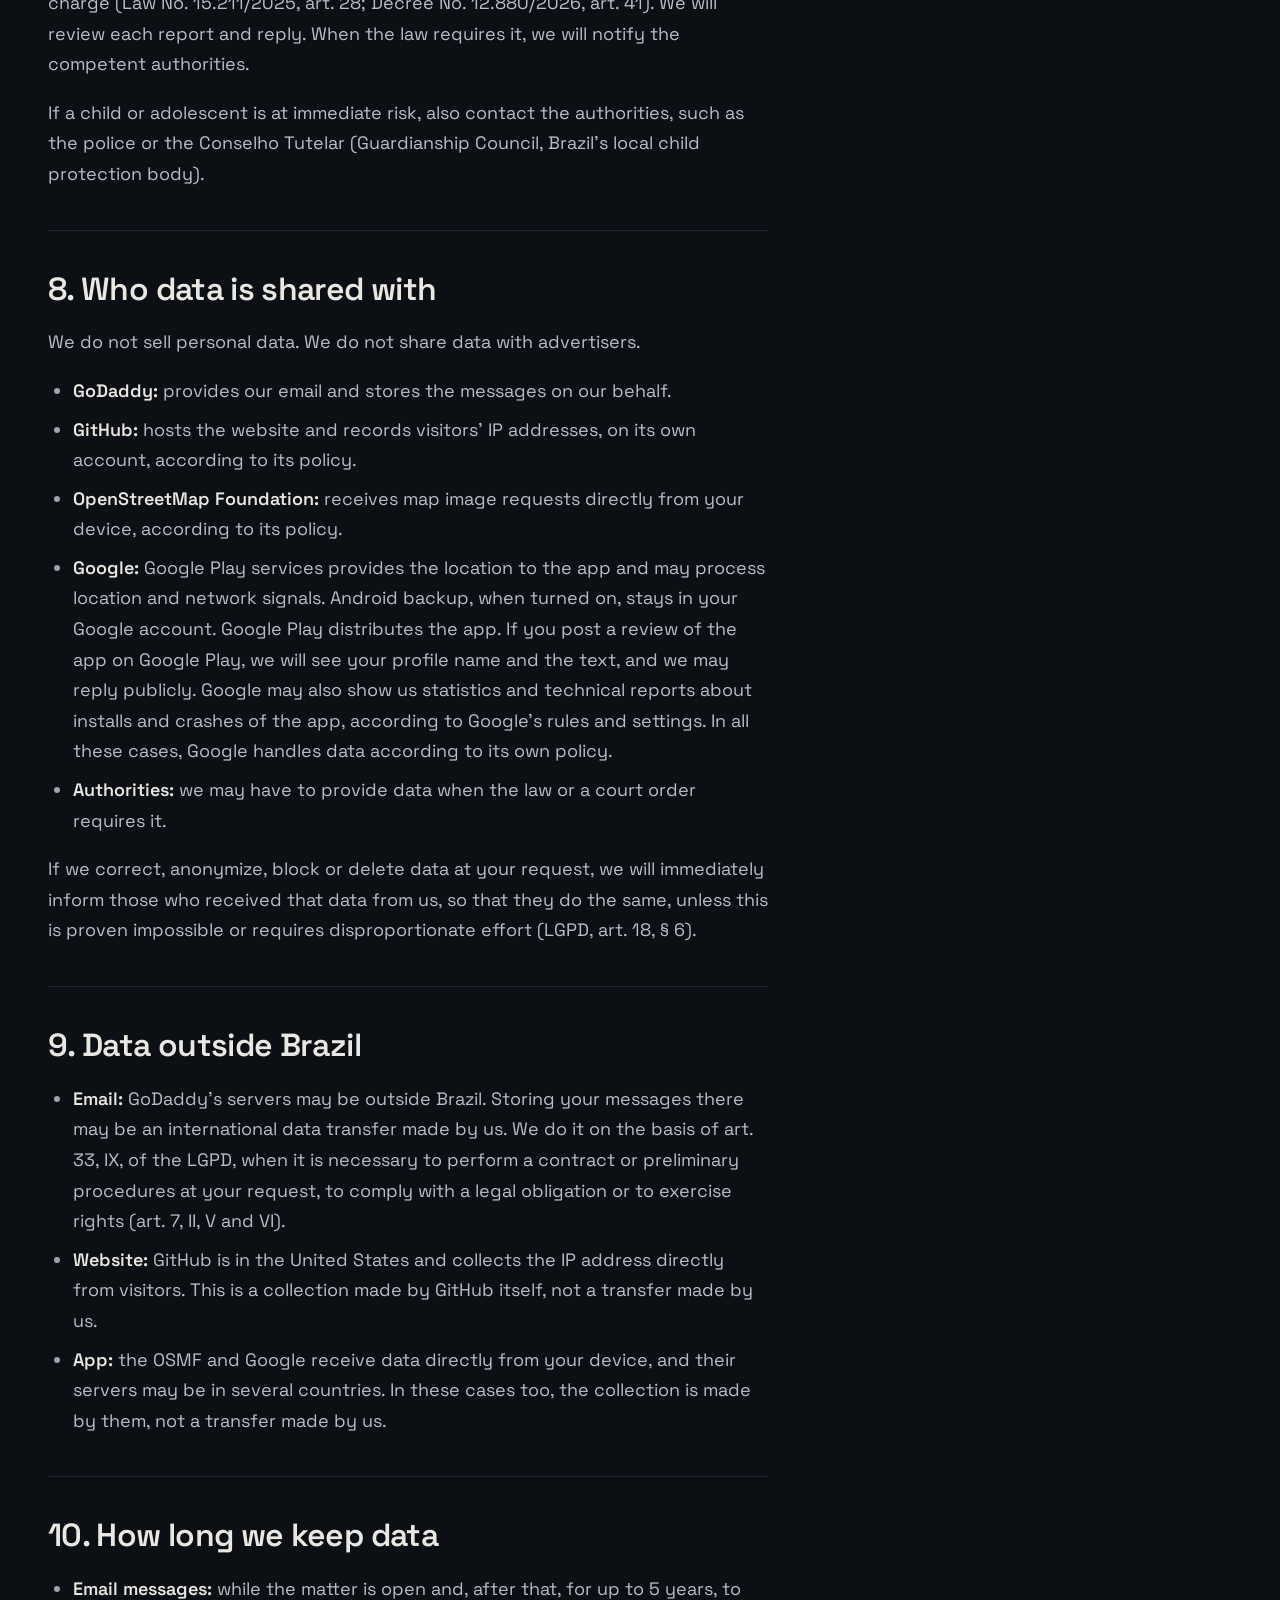
<file: privacy/index.html>
<!doctype html>
<html lang="en">
<head>
<meta charset="utf-8">
<meta name="viewport" content="width=device-width, initial-scale=1">
<meta http-equiv="Content-Security-Policy" content="default-src 'self'; img-src 'self'; style-src 'self'; font-src 'self'; script-src 'none'; object-src 'none'; base-uri 'none'; form-action 'none'">
<meta name="referrer" content="strict-origin-when-cross-origin">
<title>Privacy Policy | Ink &amp; Code</title>
<meta name="description" content="How Ink &amp; Code handles personal data on this website, by email and in the Ferramentas Escoteiras app.">
<link rel="canonical" href="https://inkecode.com/privacy/">
<link rel="alternate" hreflang="en" href="https://inkecode.com/privacy/">
<link rel="alternate" hreflang="pt-BR" href="https://inkecode.com/pt/privacidade/">
<link rel="alternate" hreflang="x-default" href="https://inkecode.com/privacy/">
<meta property="og:type" content="website">
<meta property="og:site_name" content="Ink &amp; Code">
<meta property="og:title" content="Privacy Policy | Ink &amp; Code">
<meta property="og:description" content="How Ink &amp; Code handles personal data on this website, by email and in the Ferramentas Escoteiras app.">
<meta property="og:url" content="https://inkecode.com/privacy/">
<meta property="og:locale" content="en_US">
<meta property="og:locale:alternate" content="pt_BR">
<meta name="theme-color" content="#0C0F14">
<meta name="color-scheme" content="dark">
<link rel="icon" href="/assets/img/favicon.svg" type="image/svg+xml">
<link rel="apple-touch-icon" href="/assets/img/apple-touch-icon.png">
<link rel="preload" href="/assets/fonts/space-grotesk-latin-wght-normal.woff2" as="font" type="font/woff2" crossorigin>
<link rel="stylesheet" href="/assets/css/site.css">
<link rel="expect" href="#main" blocking="render">
</head>
<body>
<a class="skip-link" href="#main">Skip to content</a>
<header class="site-header">
<div class="container">
<a class="wordmark" href="/" aria-label="Ink &amp; Code, go to the home page"><span>Ink</span><span class="wordmark-amp">&amp;</span><span>Code</span><span class="wordmark-cursor cursor" aria-hidden="true"></span></a>
<nav class="site-nav" aria-label="Main">
<a href="/#apps">apps</a>
<a href="/#custom-work">custom work</a>
<a href="/#contact">contact</a>
<a class="lang-switch" href="/pt/privacidade/" lang="pt-BR" hreflang="pt-BR" aria-label="PT, versão em português">PT</a>
</nav>
</div>
</header>
<main id="main" class="legal-page"><article class="legal">
<header class="legal-header">
<p class="eyebrow">legal</p>
<h1>Privacy Policy</h1>
<p class="legal-meta">Last updated: November 9, 2026 (version 1.2)</p>
<p class="legal-lang-note">This is an English translation. If it differs from the <a href="/pt/privacidade/" hreflang="pt-BR">Portuguese version</a>, the Portuguese version prevails.</p>
</header>
<nav class="legal-toc" aria-label="Privacy Policy contents">
  <ol>
    <li><a href="#quem-somos">Who we are</a></li>
    <li><a href="#canal-de-privacidade">Privacy channel</a></li>
    <li><a href="#site">The inkecode.com website</a></li>
    <li><a href="#mensagens-por-e-mail">Email messages</a></li>
    <li><a href="#ferramentas-escoteiras">The Ferramentas Escoteiras app</a></li>
    <li><a href="#finalidades-e-bases-legais">Purposes and legal bases</a></li>
    <li><a href="#criancas-e-adolescentes">Children and adolescents</a></li>
    <li><a href="#compartilhamento">Who data is shared with</a></li>
    <li><a href="#transferencia-internacional">Data outside Brazil</a></li>
    <li><a href="#retencao">How long we keep data</a></li>
    <li><a href="#seguranca">Security</a></li>
    <li><a href="#seus-direitos">Your rights</a></li>
    <li><a href="#exclusao-de-conta">Accounts and data deletion</a></li>
    <li><a href="#alteracoes">Changes to this Policy</a></li>
    <li><a href="#legislacao-e-contato">Law and contact</a></li>
  </ol>
</nav>

<div class="legal-summary">
  <p><strong>In short</strong></p>
  <ul>
    <li>We are INK &amp; CODE LTDA, a small software company from Curitiba – PR, Brazil.</li>
    <li>Our website does not use cookies, has no forms and does not measure your visits. The company that hosts the website, GitHub, records visitors' internet addresses (IP addresses) for security.</li>
    <li>The Ferramentas Escoteiras app has no sign-up and no login. What you create in it, such as trails, points and photos, stays on your phone. If Android backup is turned on, a copy also goes to your own Google account. We do not receive any of it.</li>
    <li>To show the map, the app downloads images from OpenStreetMap. To do this, OpenStreetMap receives the phone's internet address and the part of the map shown on the screen.</li>
    <li>To find out where you are, the app uses Google Play services, from Google. Depending on your device settings, Google may receive location signals.</li>
    <li>The app has no ads and does not measure how you use it. We do not sell anyone's data.</li>
    <li>You can delete the app's data inside the app or by uninstalling it. See <a href="#apagar-dados-do-app">how to delete</a>.</li>
    <li>If you send us an email, we use the message only to reply and to handle your request.</li>
    <li>Children: use the app with an adult nearby, especially in outdoor activities. Parents and guardians: there is <a href="#criancas-e-adolescentes">a section for you</a>.</li>
    <li>Questions and requests about privacy: <a href="mailto:privacy@inkecode.com">privacy@inkecode.com</a>. You can also use the same email to report violations of the rights of children and adolescents.</li>
  </ul>
</div>

<section id="quem-somos">
  <h2>1. Who we are</h2>
  <p>This Policy explains how INK &amp; CODE LTDA handles personal data. INK &amp; CODE LTDA is a limited liability company (<span lang="pt-BR">sociedade empresária limitada</span>) registered as a microenterprise (<span lang="pt-BR">microempresa</span>, ME), based in Curitiba – PR, Brazil.</p>
  <dl>
    <dt>Company</dt>
    <dd>INK &amp; CODE LTDA</dd>
    <dt>CNPJ (Brazilian company ID)</dt>
    <dd>59.886.586/0001-86</dd>
    <dt>Based in</dt>
    <dd>Curitiba – PR, Brazil</dd>
    <dt>Privacy contact</dt>
    <dd><a href="mailto:privacy@inkecode.com">privacy@inkecode.com</a></dd>
  </dl>
  <p>We are the controller of the personal data that we handle, described in this Policy. This means we are the ones who decide how that data is handled. When another company collects data on its own account, such as GitHub, the OpenStreetMap Foundation and Google, that company decides how to handle that data, according to its own policy.</p>
  <p>This Policy applies to:</p>
  <ul>
    <li>the website <strong>inkecode.com</strong>;</li>
    <li>the messages you send us by email;</li>
    <li>the apps we publish on Google Play under the developer name <strong>Ink &amp; Code</strong>. Today, the only app is <strong>Ferramentas Escoteiras</strong>, distributed through Google Play.</li>
  </ul>
  <p>When we release another app, it will get its own section in this Policy.</p>
</section>

<section id="canal-de-privacidade">
  <h2>2. Privacy channel</h2>
  <p>We are a small-scale processing agent. For this reason, the rules of the Agência Nacional de Proteção de Dados (ANPD, Brazil's data protection authority) do not require us to appoint a data protection officer (<span lang="pt-BR">encarregado</span>) (Resolução CD/ANPD nº 2/2022, art. 11).</p>
  <p>Instead, we keep a communication channel: <a href="mailto:privacy@inkecode.com">privacy@inkecode.com</a>. Through it you can:</p>
  <ul>
    <li>ask questions about this Policy;</li>
    <li>ask to exercise your rights (see <a href="#seus-direitos">section 12</a>);</li>
    <li>send complaints and communications;</li>
    <li>report violations of the rights of children and adolescents.</li>
  </ul>
  <p>The ANPD can also contact us at this email. Using the channel is free of charge.</p>
</section>

<section id="site">
  <h2>3. The inkecode.com website</h2>
  <p>The website is informational. It does not use cookies, visit analytics tools, forms or scripts. The fonts and images come from the website itself. The website does not load anything from other companies while you browse.</p>
  <h3>Hosting on GitHub Pages</h3>
  <p>The website is hosted on GitHub Pages, a service of GitHub, Inc., a United States company. When someone visits a GitHub Pages website, GitHub records and keeps the visitor's IP address for security reasons.</p>
  <p>This collection is done by GitHub itself, which decides how to handle that data, according to its <a href="https://docs.github.com/en/site-policy/privacy-policies/github-general-privacy-statement" rel="noopener" lang="en">GitHub General Privacy Statement</a>. We do not send this data to GitHub and we do not keep access logs of the website.</p>
  <h3>Links to other websites</h3>
  <p>The website has links to other websites, such as those of GitHub, Google, OpenStreetMap and the ANPD. When you open one of these links, you leave our website and the privacy rules of whoever runs the other website apply.</p>
</section>

<section id="mensagens-por-e-mail">
  <h2>4. Email messages</h2>
  <p>You can write to us at <a href="mailto:support@inkecode.com">support@inkecode.com</a> (general contact, support and projects) or at <a href="mailto:privacy@inkecode.com">privacy@inkecode.com</a> (privacy and reports).</p>
  <h3>What data we receive</h3>
  <ul>
    <li>your email address;</li>
    <li>your name, if it appears in the email;</li>
    <li>the text of the message;</li>
    <li>any attachments you send;</li>
    <li>any other information you decide to write.</li>
  </ul>
  <p>Send only what is needed for your request. To reply, we need your email address.</p>
  <h3>What we use it for</h3>
  <p>We use this data only to reply and to handle your request. This includes conversations about projects, support for the apps, privacy requests and reports. We do not use your email address to send advertising.</p>
  <h3>Where it is kept</h3>
  <p>Our email is provided by GoDaddy (Professional Email service). Messages are stored on this provider's servers, which may be outside Brazil. GoDaddy handles the messages on our behalf, to provide the email service.</p>
  <h3>How long we keep it</h3>
  <p>We keep messages while the matter is open. After it ends, we keep them for up to 5 years, to meet legal obligations and to defend our rights if necessary. After that period, we delete them.</p>
</section>

<section id="ferramentas-escoteiras">
  <h2>5. The Ferramentas Escoteiras app</h2>
  <p>Ferramentas Escoteiras is a field kit for scouts, scout leaders and hikers. It has a compass, Morse code, trail signs, map and trails, timer, whistle, cipher and other tools. The app is for Android and is in Portuguese.</p>
  <p>This section describes version 3.0 of the app, the first one submitted to Google Play. It runs on Android 7.0 or newer. If a version changes how data is handled, we will update this section before publishing that version.</p>
  <p>The data you create in the app stays on your device, under your control. We do not have access to it. Even so, we explain here everything the app does with it.</p>

  <h3>Permissions and what they are for</h3>
  <div class="table-wrap" tabindex="0" role="region" aria-labelledby="tbl-permissions">
    <table>
      <caption id="tbl-permissions">Permissions of the Ferramentas Escoteiras app</caption>
      <thead>
        <tr>
          <th scope="col">Permission</th>
          <th scope="col">What it is for</th>
          <th scope="col">Is it required?</th>
        </tr>
      </thead>
      <tbody>
        <tr>
          <th scope="row">Location (precise or approximate)</th>
          <td>In the compass: show latitude, longitude and altitude on the screen. On the map: show where you are, record your route when you tap “<span lang="pt-BR">Gravar</span>” (Record) and create points at your current position.</td>
          <td>No. The app asks when you open the compass or the map. If you refuse, the compass works without the coordinates and the map works without your position. On Android 12 or newer, you can allow approximate location only.</td>
        </tr>
        <tr>
          <th scope="row">Camera</th>
          <td>Turn the flashlight on and off to send Morse code. In this case, no image is captured. It is also used to open the device's camera app when you want to take a photo of a point.</td>
          <td>No. You can refuse and keep using the other tools.</td>
        </tr>
        <tr>
          <th scope="row">Internet and network state</th>
          <td>Download the map images from OpenStreetMap and check whether there is a connection before downloading.</td>
          <td>Granted at installation. The app does not use the internet for anything else.</td>
        </tr>
        <tr>
          <th scope="row">Vibration</th>
          <td>Vibrate the device when the timer alarm rings.</td>
          <td>Granted at installation.</td>
        </tr>
      </tbody>
    </table>
  </div>
  <p>Android may show other technical permissions in the app's list. They are for internal use and give no access to your data. The app does not ask for permission to use a foreground service or to write to the device's shared storage. It has no foreground service and does not use location in the background.</p>

  <h3>When the app uses location</h3>
  <ul>
    <li>Only while the compass screen or the map screen is open.</li>
    <li>The app does not use location in the background.</li>
    <li>When the screen leaves the foreground, the app stops using location. This happens, for example, when you switch apps, turn the screen off or open the camera to take a photo of a point. Route recording also stops in these cases.</li>
    <li>The app asks Google Play services for the position. Google Play services is a Google component installed on the device. Depending on the device's location settings, Google Play services may use GPS, Wi-Fi and mobile network signals and send them to Google to work out the position, according to Google's Privacy Policy. The app itself does not send your location to Google or to us.</li>
  </ul>

  <h3>Data you create and where it stays</h3>
  <dl>
    <dt>Trails</dt>
    <dd>Trail name (by default, “<span lang="pt-BR">Trilha</span>” (Trail) with the day and time it was created; you can change it), creation date and date of the last change. These dates show when you used the trail.</dd>
    <dt>Points</dt>
    <dd>Latitude, longitude, name and description that you type, creation date, order in the trail and, if you want, a photo.</dd>
    <dt>Recorded routes</dt>
    <dd>Latitude, longitude and time of each position. The app records a position every few seconds, only while recording is on and the map screen is open.</dd>
    <dt>Point photos</dt>
    <dd>They are kept in a folder of the app itself in the device's storage, not in the gallery. The photo is taken by your device's camera app. Some camera apps may also save a copy in the gallery. Ferramentas Escoteiras does not add or remove location data in photos. If your camera app records the location in photos, that information stays inside the photo.</dd>
    <dt>Settings</dt>
    <dd>Scout paces per 10 meters, magnetic declination, the compass step counter (a counter that you operate with the + and − buttons, not a pedometer) and theme.</dd>
    <dt>Map cache</dt>
    <dd>Images of the map areas you have already viewed, kept so they load faster. They show, indirectly, the places you looked at on the map. The map library limits the size of this cache.</dd>
    <dt>Morse and cipher text</dt>
    <dd>It is not stored. It only goes to the clipboard when you tap copy.</dd>
    <dt>Compass sensors and coordinates</dt>
    <dd>The accelerometer, the magnetometer and the rotation sensor are read in real time, for the compass, the level and calibration. The compass coordinates only appear on the screen. None of this is stored.</dd>
  </dl>
  <p>Trails, points, routes and settings stay in the app's private area on the device. Photos stay in an app folder. The map cache stays in the app's cache folder, never in a shared folder.</p>

  <h3>What leaves the device</h3>
  <ul>
    <li><strong>OpenStreetMap.</strong> To show the map, the app downloads images from the servers of the OpenStreetMap Foundation (OSMF) over a secure connection (HTTPS). With each request, the OSMF receives the device's IP address, the app's identification (the app's name and version and our contact details: the website inkecode.com and the email support@inkecode.com), and the map area requested. This area is usually the region where you are. When you open a saved trail, the map shows the area of that trail's points and route, so the OSMF also receives that area. The same applies to any place you move the map to. The OSMF handles this data according to its <a href="https://osmfoundation.org/wiki/Privacy_Policy" rel="noopener" lang="en">Privacy Policy</a>, which states that its network of servers may generate a record of your location.</li>
    <li><strong>Google Play services.</strong> The app asks Google Play services for the location. Google Play services is a Google component installed on the device. The app does not send data to Google on its own. Google Play services may process location and network signals, such as Wi-Fi and mobile networks, and technical data about the use of its services. This follows the device's location settings and <a href="https://policies.google.com/privacy" rel="noopener">Google's Privacy Policy</a>. Android may also use Google Play services to get the emoji font that the app displays. The data you create in the app is not part of this.</li>
    <li><strong>Android backup.</strong> If backup is turned on on the device, Android may copy the app's data to your Google account. The copy may include trails, points, recorded routes, point photos and settings. The map cache is never included in the backup. The backup stays in your Google account and never reaches us. On Android 9 or newer, if the device has a screen lock (PIN, pattern or password), the backup is encrypted with it. Android has a backup limit of 25 MB per app. If the app's data goes over this limit, for example with many photos, Android stops backing up the app until the data is below 25 MB again.</li>
    <li><strong>Exporting a trail.</strong> When you tap “<span lang="pt-BR">Exportar trilha</span>” (Export trail), the app copies to the clipboard a text with the trail name and, for each point, the name, coordinates, description, bearing (azimuth), distance and scout paces. The recorded route and the photos are not included in this text. The text only goes where you paste it.</li>
    <li><strong>Copying Morse and cipher text.</strong> The text goes to the clipboard only when you tap copy.</li>
    <li><strong>Camera app.</strong> To take a photo of a point, the app gives your camera app temporary access to the file of the new photo, so that it can save it. The app does not send the photos to anyone.</li>
    <li><strong>Links in the “<span lang="pt-BR">Sobre</span>” (About) screen.</strong> They open your email app or your browser. The app itself does not send anything.</li>
  </ul>

  <h3>What the app does not do</h3>
  <ul>
    <li>It has no account, sign-up or login.</li>
    <li>It does not show ads.</li>
    <li>It does not use usage analytics or crash reporting tools.</li>
    <li>It does not read the advertising ID or other device identifiers.</li>
    <li>It does not send any data to INK &amp; CODE.</li>
    <li>It has no chat or social features.</li>
    <li>It does not use location in the background.</li>
    <li>It does not sell data.</li>
  </ul>

  <h3 id="apagar-dados-do-app">How to delete the app's data</h3>
  <ul>
    <li><strong>One point:</strong> delete the point. The app deletes the point and its photo.</li>
    <li><strong>One photo:</strong> remove or replace the point's photo. The app deletes the old photo.</li>
    <li><strong>A trail's route:</strong> use “<span lang="pt-BR">Limpar percurso</span>” (Clear route). The app deletes the positions recorded for that trail.</li>
    <li><strong>One trail:</strong> touch and hold the trail in the list and choose “<span lang="pt-BR">Excluir</span>” (Delete). The app deletes the trail, its points, the photos of those points and the recorded route.</li>
    <li><strong>Settings:</strong> you can change them at any time on the settings screen. The step counter is on the compass screen.</li>
    <li><strong>Everything at once:</strong> in Android settings, open Apps, then Ferramentas Escoteiras, then Storage, and tap “<span lang="pt-BR">Limpar dados</span>” (Clear data) (the names vary a little from device to device). Or uninstall the app. Both options delete everything the app stores, including photos and the map cache.</li>
    <li><strong>Backup:</strong> the copies in your Google account follow Google's rules. You can turn off backup and manage backups in the settings of Android and of your Google account. If you reinstall the app, Android may restore the data from this backup.</li>
    <li><strong>Outside the app:</strong> text that you exported and pasted somewhere else, and copies that the camera app saved in the gallery, must be deleted where they are.</li>
  </ul>

  <h3 id="riscos-e-cuidados">Risks and precautions</h3>
  <ul>
    <li>Whoever gets hold of your device can open the app and see your trails, points and photos. Use the screen lock.</li>
    <li>The exported text has exact coordinates, accurate to about 1 meter. Share it only with people you trust.</li>
    <li>Photos may show faces and, depending on the camera app, contain the location where they were taken.</li>
    <li>On Android 12 or earlier, other apps and the keyboard may read what is on the clipboard.</li>
    <li>On Android 10 or earlier, other apps with storage access permission may be able to read the point photos.</li>
    <li>The OSMF learns which area of the map you are viewing.</li>
    <li>The compass, GPS and map help, but they can fail. See the outdoor safety precautions in the <a href="/terms/">Terms of Use</a>.</li>
  </ul>
</section>

<section id="finalidades-e-bases-legais">
  <h2>6. Purposes and legal bases</h2>
  <p>The Lei Geral de Proteção de Dados Pessoais (LGPD, Brazil's General Data Protection Law, Law No. 13.709/2018) only allows data to be handled with a legal basis. The table shows each purpose, the data involved and the legal basis.</p>
  <div class="table-wrap" tabindex="0" role="region" aria-labelledby="tbl-purposes">
    <table>
      <caption id="tbl-purposes">Purposes, data and legal bases</caption>
      <thead>
        <tr>
          <th scope="col">Purpose</th>
          <th scope="col">Data</th>
          <th scope="col">Legal basis (LGPD)</th>
        </tr>
      </thead>
      <tbody>
        <tr>
          <th scope="row">Reply to general messages (questions, suggestions and communications)</th>
          <td>Email, name, message and attachments</td>
          <td>Legitimate interest in assisting people who contact us (art. 7, IX). We use only what is necessary and explain this use in this Policy.</td>
        </tr>
        <tr>
          <th scope="row">Handle quote and project requests, and give support for the use of the apps</th>
          <td>Email, name, message and attachments</td>
          <td>Preliminary procedures related to a contract, or performance of a contract, at your request (art. 7, V)</td>
        </tr>
        <tr>
          <th scope="row">Handle requests about your rights as a data subject</th>
          <td>Email, name, message and data needed to confirm your identity</td>
          <td>Compliance with a legal obligation (art. 7, II)</td>
        </tr>
        <tr>
          <th scope="row">Receive and handle reports of violations of the rights of children and adolescents</th>
          <td>Email, message and attachments, which may contain data of children and adolescents</td>
          <td>Compliance with a legal obligation (art. 7, II and, when there is sensitive data, art. 11, II, a; Law No. 15.211/2025, art. 28), always in the best interest of the child and adolescent (art. 14)</td>
        </tr>
        <tr>
          <th scope="row">Keep messages after the matter has ended, for up to 5 years</th>
          <td>Email, name, message and attachments</td>
          <td>Compliance with a legal obligation (art. 7, II) and regular exercise of rights (art. 7, VI)</td>
        </tr>
        <tr>
          <th scope="row">Operation of the app on your device (compass, map, trails, points, photos, settings)</th>
          <td>Location, trails, points, routes, photos and settings, which stay on the device</td>
          <td>Performance of the contract for using the app (the Terms of Use), at your request (art. 7, V), respecting the best interest of children and adolescents (art. 14). For children and adolescents, the Terms of Use are accepted by their parents or guardians on their behalf (under 16) or together with them (16 and 17), as the Terms explain. We do not receive this data.</td>
        </tr>
        <tr>
          <th scope="row">Read and reply to reviews on Google Play</th>
          <td>Profile name and review text, made public by you</td>
          <td>Legitimate interest (art. 7, IX)</td>
        </tr>
        <tr>
          <th scope="row">Download the map images</th>
          <td>IP address, name and version of the app with our contact details, map area requested, sent by the device to the OSMF</td>
          <td>Performance of the contract for using the app, at your request (art. 7, V). The OSMF handles this data according to its own policy.</td>
        </tr>
        <tr>
          <th scope="row">Security of the website hosting</th>
          <td>IP address of visitors</td>
          <td>Collection done by GitHub itself, according to GitHub's policy. We do not handle this data.</td>
        </tr>
      </tbody>
    </table>
  </div>
</section>

<section id="criancas-e-adolescentes">
  <h2>7. Children and adolescents</h2>
  <p>Ferramentas Escoteiras can be used by scouts of all ages, including children and adolescents. We handle any data of children and adolescents always in their best interest, as the LGPD (art. 14) and Enunciado CD/ANPD nº 1/2023 (ANPD Statement No. 1/2023) require.</p>
  <h3>How the app protects its users</h3>
  <ul>
    <li>It has no sign-up. Nobody has to give a name, age or email to use the app.</li>
    <li>Nothing a child creates in the app is sent to us.</li>
    <li>It has no ads, does not build behavior profiles and does not measure use.</li>
    <li>It has no chat or contact with other people through the app.</li>
    <li>The location and camera permissions are optional. The other tools work without them.</li>
    <li>Location is only used while the compass or the map is open, never in the background.</li>
    <li>The data stays on the device (and, if Android backup is turned on, in a copy in the device's Google account) and can be deleted at any time.</li>
  </ul>
  <h3>Choices that change the protection</h3>
  <p>Some choices make more data leave the device or become visible. Parents, guardians and young people can decide together:</p>
  <ul>
    <li>Give precise or only approximate location, or give no location.</li>
    <li>Leave on the Google options that improve location accuracy, in Android's location settings. They may send Wi-Fi and mobile network signals to Google.</li>
    <li>Use the map, which sends the IP address and the area viewed to OpenStreetMap.</li>
    <li>Let the camera app record the location in photos.</li>
    <li>Keep Android backup turned on, which copies the app's data to the device's Google account.</li>
    <li>Export trails, since the exported text has exact coordinates.</li>
  </ul>
  <p>See also the app's <a href="#riscos-e-cuidados">risks and precautions</a>.</p>
  <h3>Guidance for parents and guardians</h3>
  <ul>
    <li>Supervise the use of the app, especially in outdoor activities. Follow the safety rules of the scout movement.</li>
    <li>Check the app's permissions in Android settings. You can withdraw them at any time.</li>
    <li>Use the parental controls available on Android and Google Play.</li>
    <li>Learn <a href="#apagar-dados-do-app">how to delete the app's data</a>.</li>
    <li>Talk with the child about not sharing trails and photos with strangers.</li>
  </ul>
  <p>Parents and guardians can exercise the child's or adolescent's rights through the email <a href="mailto:privacy@inkecode.com">privacy@inkecode.com</a>. If we notice that a message was sent by a child, we may ask a parent or guardian to take part in the conversation.</p>
  <h3>Reporting channel</h3>
  <p>To report a violation of the rights of children and adolescents related to our website or our apps, write to <a href="mailto:privacy@inkecode.com">privacy@inkecode.com</a>. The channel is free of charge (Law No. 15.211/2025, art. 28; Decree No. 12.880/2026, art. 41). We will review each report and reply. When the law requires it, we will notify the competent authorities.</p>
  <p>If a child or adolescent is at immediate risk, also contact the authorities, such as the police or the Conselho Tutelar (Guardianship Council, Brazil's local child protection body).</p>
</section>

<section id="compartilhamento">
  <h2>8. Who data is shared with</h2>
  <p>We do not sell personal data. We do not share data with advertisers.</p>
  <ul>
    <li><strong>GoDaddy:</strong> provides our email and stores the messages on our behalf.</li>
    <li><strong>GitHub:</strong> hosts the website and records visitors' IP addresses, on its own account, according to its policy.</li>
    <li><strong>OpenStreetMap Foundation:</strong> receives map image requests directly from your device, according to its policy.</li>
    <li><strong>Google:</strong> Google Play services provides the location to the app and may process location and network signals. Android backup, when turned on, stays in your Google account. Google Play distributes the app. If you post a review of the app on Google Play, we will see your profile name and the text, and we may reply publicly. Google may also show us statistics and technical reports about installs and crashes of the app, according to Google's rules and settings. In all these cases, Google handles data according to its own policy.</li>
    <li><strong>Authorities:</strong> we may have to provide data when the law or a court order requires it.</li>
  </ul>
  <p>If we correct, anonymize, block or delete data at your request, we will immediately inform those who received that data from us, so that they do the same, unless this is proven impossible or requires disproportionate effort (LGPD, art. 18, § 6).</p>
</section>

<section id="transferencia-internacional">
  <h2>9. Data outside Brazil</h2>
  <ul>
    <li><strong>Email:</strong> GoDaddy's servers may be outside Brazil. Storing your messages there may be an international data transfer made by us. We do it on the basis of art. 33, IX, of the LGPD, when it is necessary to perform a contract or preliminary procedures at your request, to comply with a legal obligation or to exercise rights (art. 7, II, V and VI).</li>
    <li><strong>Website:</strong> GitHub is in the United States and collects the IP address directly from visitors. This is a collection made by GitHub itself, not a transfer made by us.</li>
    <li><strong>App:</strong> the OSMF and Google receive data directly from your device, and their servers may be in several countries. In these cases too, the collection is made by them, not a transfer made by us.</li>
  </ul>
</section>

<section id="retencao">
  <h2>10. How long we keep data</h2>
  <ul>
    <li><strong>Email messages:</strong> while the matter is open and, after that, for up to 5 years, to meet legal obligations and defend rights. After that, we delete them.</li>
    <li><strong>App data:</strong> it stays on your device until you delete it (see <a href="#apagar-dados-do-app">how to delete</a>). If Android backup is turned on, the copy in your Google account follows Google's rules. We do not keep a copy.</li>
    <li><strong>Website visits:</strong> we do not keep logs. GitHub keeps the IP address for the time set in its policy.</li>
    <li><strong>OpenStreetMap and Google:</strong> the retention time is set by each one's policy. The OSMF's policy does not state how long it keeps the records of map requests.</li>
  </ul>
  <p>When the purpose ends, we delete the data. We only keep it in the cases the LGPD allows, such as to comply with a legal obligation (arts. 15 and 16).</p>
</section>

<section id="seguranca">
  <h2>11. Security</h2>
  <ul>
    <li>We collect as little as possible. The website has no forms or scripts, and the app does not send your data to us.</li>
    <li>The website is static and is served over a secure connection (HTTPS).</li>
    <li>The app downloads the map images over HTTPS.</li>
    <li>The app's data stays on your device, in the app's own areas. Its protection also depends on the device: keep the screen lock turned on and Android up to date.</li>
    <li>Our email is provided by GoDaddy, which looks after the security of its servers.</li>
  </ul>
  <p>No system is completely secure. If a security incident may cause a relevant risk or harm to people, we will notify the ANPD and the affected people, within the deadlines of the ANPD's rules (LGPD, art. 48).</p>
</section>

<section id="seus-direitos">
  <h2>12. Your rights</h2>
  <p>The LGPD (art. 18) guarantees you the right to:</p>
  <ol>
    <li>confirm whether we handle data about you;</li>
    <li>access your data;</li>
    <li>correct incomplete, wrong or outdated data;</li>
    <li>ask for the anonymization, blocking or deletion of unnecessary or excessive data, or data handled in breach of the law;</li>
    <li>ask for the portability of your data to another provider;</li>
    <li>ask for the deletion of data handled on the basis of your consent;</li>
    <li>know who we share your data with;</li>
    <li>know that you may refuse consent and what happens if you do;</li>
    <li>withdraw consent.</li>
  </ol>
  <p>You may also object to handling carried out without consent, if it does not comply with the LGPD. And you can file a complaint with the <a href="https://www.gov.br/anpd" rel="noopener">Agência Nacional de Proteção de Dados (ANPD)</a> and with consumer protection bodies, such as Procon (Brazil's state consumer protection agencies).</p>
  <h3>How to make a request</h3>
  <ul>
    <li>Write to <a href="mailto:privacy@inkecode.com">privacy@inkecode.com</a>. You or your legal representative can make the request.</li>
    <li>The request is free of charge.</li>
    <li>We will only ask for data to confirm your identity when this is necessary to protect you.</li>
    <li>If we cannot respond right away, we will explain why.</li>
  </ul>
  <h3>Deadlines</h3>
  <p>We follow the deadlines of the LGPD (art. 19) and of the ANPD's rules for small-scale processing agents (Resolução CD/ANPD nº 2/2022, arts. 14 and 15). To confirm whether we handle your data or to give access to it, we may reply in a simplified form within 15 days, or with a complete statement within 30 days.</p>
  <h3>Data that stays on your device</h3>
  <p>The app's data stays on your device and, if Android backup is turned on, in a copy in your Google account. You can view and correct it yourself in the app, and delete it in the app or in Android settings (see <a href="#apagar-dados-do-app">how to delete</a>). We do not have access to it, so we cannot show it to you or delete it for you. If you need, we will explain how to do it. For data handled by GitHub, the OSMF or Google, you can also contact those companies directly. We can help point the way.</p>
</section>

<section id="exclusao-de-conta">
  <h2>13. Accounts and data deletion</h2>
  <p>Our apps do not create accounts. So there is no account to delete. To delete the data of Ferramentas Escoteiras, follow the steps in <a href="#apagar-dados-do-app">how to delete the app's data</a>.</p>
  <p>To delete messages you sent us, write to <a href="mailto:privacy@inkecode.com">privacy@inkecode.com</a>. We will delete what we do not need to keep because of a legal obligation or to defend rights.</p>
</section>

<section id="alteracoes">
  <h2>14. Changes to this Policy</h2>
  <p>We may update this Policy. The date of the last update and the version are at the top of the page.</p>
  <p>If we change the purpose, the manner or the duration of the handling, who the controller is, or who we share data with, we will publish the new version on this page with a prominent summary of the changes. When the change affects an app, we will also mention it in the release notes of the new version on Google Play. When the handling is based on your consent and you do not agree with the change, you may withdraw your consent.</p>
  <h3>Version history</h3>
  <ul>
    <li>Version 1.2, of November 9, 2026: the app now requires Android 7.0 or newer, so the passages about Android 5 and 6 were removed. The text also now treats the app as submitted to Google Play. Nothing changed in how data is handled.</li>
    <li>Version 1.1, of November 8, 2026: the app section now describes version 3.0 of Ferramentas Escoteiras. The app no longer has the foreground service and write-to-storage permissions; the map cache stays in the app's cache folder, never in a shared folder, and is not included in the backup; deleting a trail also deletes the photos of its points; and requests to OpenStreetMap now identify the app by its name, its version and our contact details.</li>
    <li>Version 1.0, of November 7, 2026: first version.</li>
  </ul>
</section>

<section id="legislacao-e-contato">
  <h2>15. Law and contact</h2>
  <p>This Policy follows Brazilian law, in particular:</p>
  <ul>
    <li>Lei Geral de Proteção de Dados Pessoais (LGPD, General Data Protection Law, Law No. 13.709/2018);</li>
    <li>Marco Civil da Internet (Brazil's Internet Civil Framework, Law No. 12.965/2014);</li>
    <li>Estatuto da Criança e do Adolescente (ECA, the Child and Adolescent Statute, Law No. 8.069/1990);</li>
    <li>ECA Digital (the Digital Child and Adolescent Statute, Law No. 15.211/2025) and Decree No. 12.880/2026, which regulates it;</li>
    <li>the rules of the Agência Nacional de Proteção de Dados (ANPD).</li>
  </ul>
  <dl>
    <dt>Controller</dt>
    <dd>INK &amp; CODE LTDA, CNPJ 59.886.586/0001-86, Curitiba – PR, Brazil</dd>
    <dt>Privacy and reports</dt>
    <dd><a href="mailto:privacy@inkecode.com">privacy@inkecode.com</a></dd>
    <dt>General contact</dt>
    <dd><a href="mailto:support@inkecode.com">support@inkecode.com</a></dd>
    <dt>Data protection authority</dt>
    <dd><a href="https://www.gov.br/anpd" rel="noopener">Agência Nacional de Proteção de Dados (ANPD)</a></dd>
  </dl>
</section>
</article></main>
<footer class="site-footer">
<div class="container">
<div class="footer-brand">
<span class="footer-wordmark">Ink<span class="wordmark-amp">&amp;</span>Code</span>
<p class="footer-legal">© 2026 INK &amp; CODE LTDA<br>CNPJ 59.886.586/0001-86, Curitiba – PR, Brazil</p>
</div>
<nav class="footer-nav" aria-label="Footer">
<a href="/privacy/">Privacy Policy</a>
<a href="/terms/">Terms of Use</a>
<a href="/pt/privacidade/" lang="pt-BR" hreflang="pt-BR">Português</a>
</nav>
</div>
</footer>
</body>
</html>
</file>
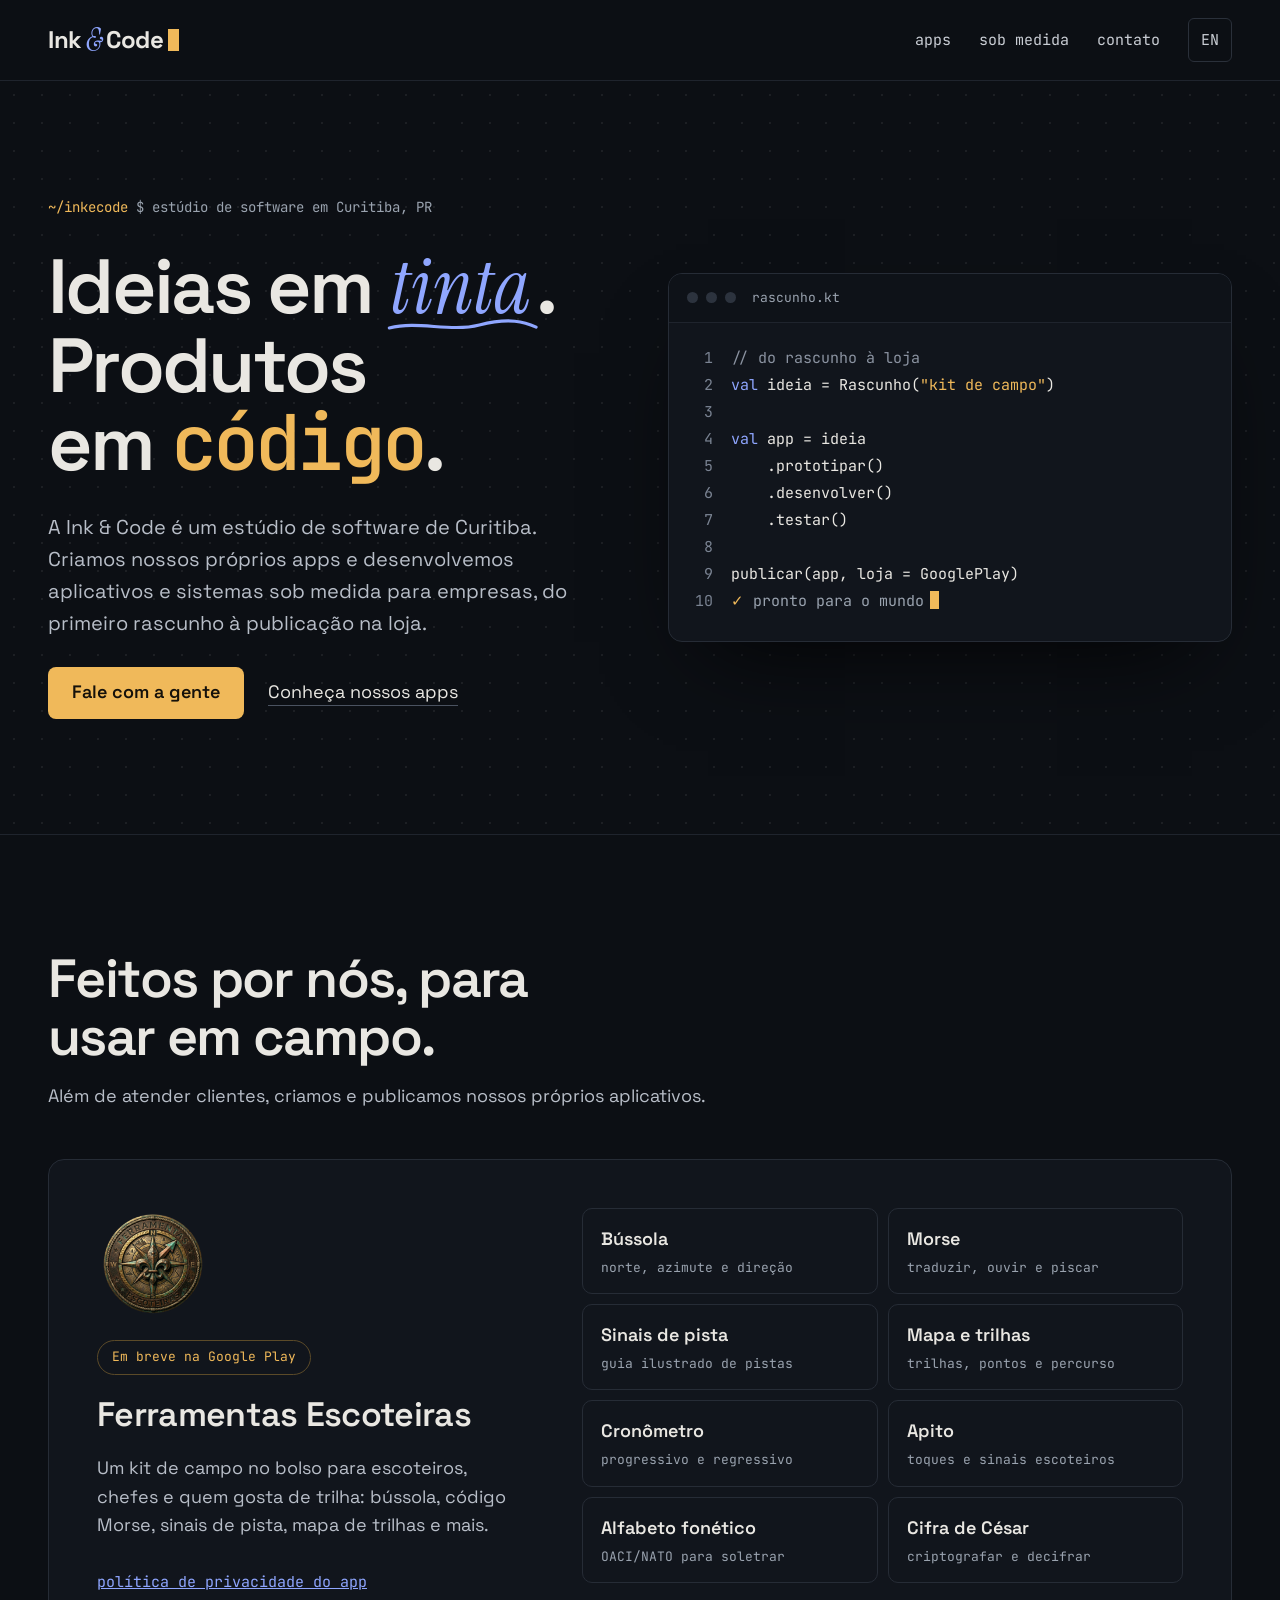
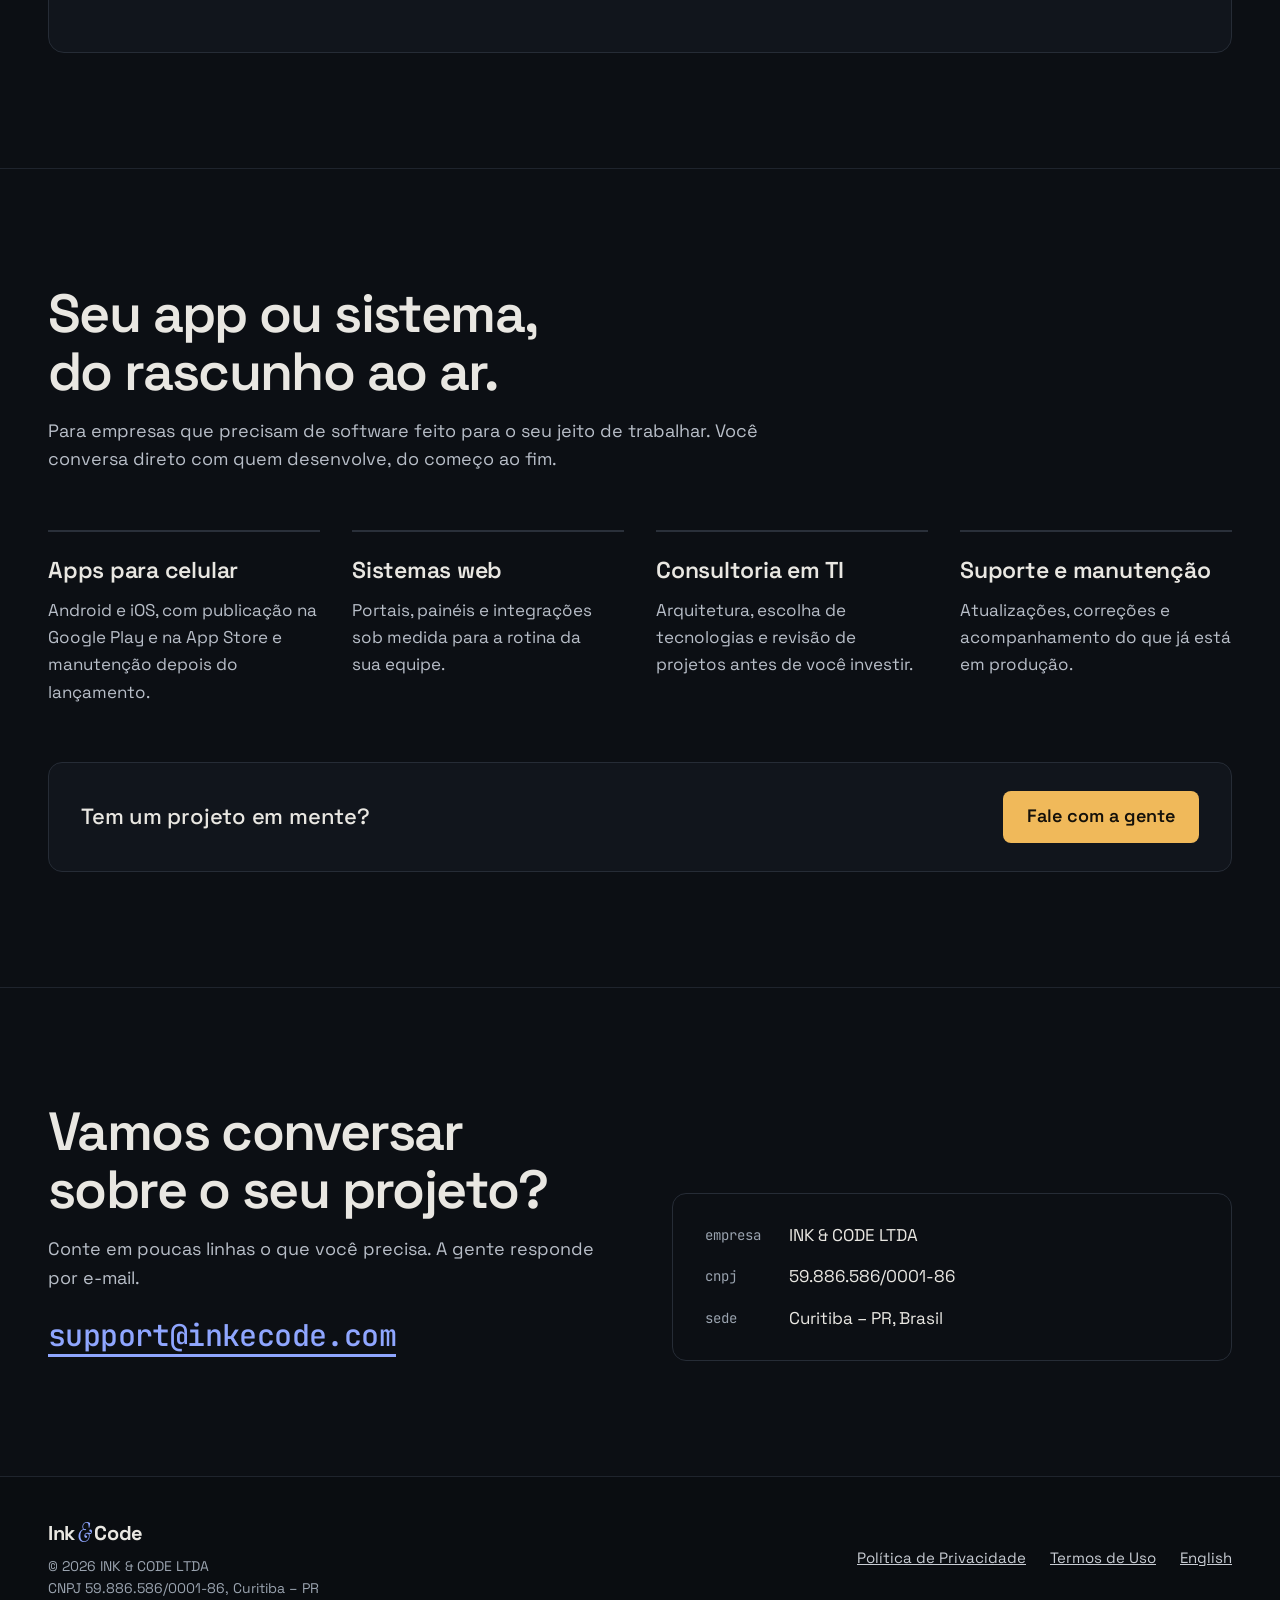
<file: pt/index.html>
<!doctype html>
<html lang="pt-BR">
<head>
<meta charset="utf-8">
<meta name="viewport" content="width=device-width, initial-scale=1">
<meta http-equiv="Content-Security-Policy" content="default-src 'self'; img-src 'self'; style-src 'self'; font-src 'self'; script-src 'none'; object-src 'none'; base-uri 'none'; form-action 'none'">
<meta name="referrer" content="strict-origin-when-cross-origin">
<title>Ink &amp; Code | Estúdio de software em Curitiba</title>
<meta name="description" content="A Ink &amp; Code é um estúdio de software de Curitiba: apps próprios e desenvolvimento sob medida de aplicativos, sistemas web e consultoria em TI.">
<link rel="canonical" href="https://inkecode.com/pt/">
<link rel="alternate" hreflang="en" href="https://inkecode.com/">
<link rel="alternate" hreflang="pt-BR" href="https://inkecode.com/pt/">
<link rel="alternate" hreflang="x-default" href="https://inkecode.com/">
<meta property="og:type" content="website">
<meta property="og:site_name" content="Ink &amp; Code">
<meta property="og:title" content="Ink &amp; Code | Estúdio de software em Curitiba">
<meta property="og:description" content="A Ink &amp; Code é um estúdio de software de Curitiba: apps próprios e desenvolvimento sob medida de aplicativos, sistemas web e consultoria em TI.">
<meta property="og:url" content="https://inkecode.com/pt/">
<meta property="og:locale" content="pt_BR">
<meta property="og:locale:alternate" content="en_US">
<meta name="theme-color" content="#0C0F14">
<meta name="color-scheme" content="dark">
<link rel="icon" href="/assets/img/favicon.svg" type="image/svg+xml">
<link rel="apple-touch-icon" href="/assets/img/apple-touch-icon.png">
<link rel="preload" href="/assets/fonts/space-grotesk-latin-wght-normal.woff2" as="font" type="font/woff2" crossorigin>
<link rel="preload" href="/assets/fonts/instrument-serif-latin-400-italic.woff2" as="font" type="font/woff2" crossorigin>
<link rel="preload" href="/assets/fonts/jetbrains-mono-latin-wght-normal.woff2" as="font" type="font/woff2" crossorigin>
<link rel="stylesheet" href="/assets/css/site.css">
<link rel="expect" href="#main" blocking="render">
</head>
<body>
<a class="skip-link" href="#main">Pular para o conteúdo</a>
<header class="site-header">
<div class="container">
<a class="wordmark" href="/pt/" aria-label="Ink &amp; Code, ir para o início"><span>Ink</span><span class="wordmark-amp">&amp;</span><span>Code</span><span class="wordmark-cursor cursor" aria-hidden="true"></span></a>
<nav class="site-nav" aria-label="Principal">
<a href="#apps">apps</a>
<a href="#sob-medida">sob medida</a>
<a href="#contato">contato</a>
<a class="lang-switch" href="/" lang="en" hreflang="en" aria-label="EN, English version">EN</a>
</nav>
</div>
</header>
<main id="main">

<section class="hero" aria-labelledby="hero-title">
<div class="container">
<div class="hero-copy">
<p class="eyebrow eyebrow-prompt"><span class="path">~/inkecode</span> $ estúdio de software em Curitiba, PR</p>
<h1 id="hero-title" class="hero-title"><span class="hero-line">Ideias em <span class="hero-ink">tinta<svg aria-hidden="true" viewBox="0 0 200 20" preserveAspectRatio="none"><path pathLength="1" d="M3 13 C 42 3, 82 19, 122 9 S 182 5, 197 12" fill="none" stroke="currentColor" stroke-width="4" stroke-linecap="round"></path></svg></span>.</span> <span class="hero-line">Produtos em <span class="hero-code">código</span>.</span></h1>
<p class="hero-lead">A Ink &amp; Code é um estúdio de software de Curitiba. Criamos nossos próprios apps e desenvolvemos aplicativos e sistemas sob medida para empresas, do primeiro rascunho à publicação na loja.</p>
<div class="hero-actions">
<a class="btn-primary" href="mailto:support@inkecode.com?subject=Projeto%20sob%20medida">Fale com a gente</a>
<a class="link-quiet" href="#apps">Conheça nossos apps</a>
</div>
</div>
<figure class="code-window" aria-hidden="true">
<div class="code-bar">
<div class="code-dots"><span></span><span></span><span></span></div>
<span class="code-file">rascunho.kt</span>
</div>
<pre tabindex="-1"><span class="code-line"><span class="c-num"> 1  </span><span class="c-comment">// do rascunho à loja</span></span>
<span class="code-line"><span class="c-num"> 2  </span><span class="c-kw">val</span> ideia = Rascunho(<span class="c-str">"kit de campo"</span>)</span>
<span class="code-line"><span class="c-num"> 3  </span></span>
<span class="code-line"><span class="c-num"> 4  </span><span class="c-kw">val</span> app = ideia</span>
<span class="code-line"><span class="c-num"> 5  </span>    .prototipar()</span>
<span class="code-line"><span class="c-num"> 6  </span>    .desenvolver()</span>
<span class="code-line"><span class="c-num"> 7  </span>    .testar()</span>
<span class="code-line"><span class="c-num"> 8  </span></span>
<span class="code-line"><span class="c-num"> 9  </span>publicar(app, loja = GooglePlay)</span>
<span class="code-line"><span class="c-num">10  </span><span class="c-ok">✓</span> <span class="c-muted">pronto para o mundo</span><span class="code-cursor cursor"></span></span></pre>
</figure>
</div>
</section>

<section id="apps" class="section" aria-labelledby="apps-title">
<div class="container section-inner">
<div class="section-head">
<h2 id="apps-title" class="section-title">Feitos por nós, para usar em campo.</h2>
<p class="section-text">Além de atender clientes, criamos e publicamos nossos próprios aplicativos.</p>
</div>
<article class="app-card" aria-labelledby="app-fe-title">
<div class="app-info">
<img class="app-icon" src="/assets/img/ferramentas-escoteiras-icon.png" alt="Ícone do app Ferramentas Escoteiras: rosa dos ventos com a flor-de-lis" width="112" height="112">
<span class="chip">Em breve na Google Play</span>
<h3 id="app-fe-title" class="app-title">Ferramentas Escoteiras</h3>
<p class="section-text">Um kit de campo no bolso para escoteiros, chefes e quem gosta de trilha: bússola, código Morse, sinais de pista, mapa de trilhas e mais.</p>
<a class="app-privacy" href="/pt/privacidade/#ferramentas-escoteiras">política de privacidade do app</a>
</div>
<ul class="tools" aria-label="Ferramentas do app">
<li><span class="tool-name">Bússola</span><span class="tool-desc">norte, azimute e direção</span></li>
<li><span class="tool-name">Morse</span><span class="tool-desc">traduzir, ouvir e piscar</span></li>
<li><span class="tool-name">Sinais de pista</span><span class="tool-desc">guia ilustrado de pistas</span></li>
<li><span class="tool-name">Mapa e trilhas</span><span class="tool-desc">trilhas, pontos e percurso</span></li>
<li><span class="tool-name">Cronômetro</span><span class="tool-desc">progressivo e regressivo</span></li>
<li><span class="tool-name">Apito</span><span class="tool-desc">toques e sinais escoteiros</span></li>
<li><span class="tool-name">Alfabeto fonético</span><span class="tool-desc">OACI/NATO para soletrar</span></li>
<li><span class="tool-name">Cifra de César</span><span class="tool-desc">criptografar e decifrar</span></li>
</ul>
</article>
</div>
</section>

<section id="sob-medida" class="section" aria-labelledby="s2-title">
<div class="container section-inner section-inner-wide-gap">
<div class="section-head">
<h2 id="s2-title" class="section-title">Seu app ou sistema, do rascunho ao ar.</h2>
<p class="section-text">Para empresas que precisam de software feito para o seu jeito de trabalhar. Você conversa direto com quem desenvolve, do começo ao fim.</p>
</div>
<div class="services">
<article class="service">
<h3 class="service-title">Apps para celular</h3>
<p class="service-text">Android e iOS, com publicação na Google Play e na App Store e manutenção depois do lançamento.</p>
</article>
<article class="service">
<h3 class="service-title">Sistemas web</h3>
<p class="service-text">Portais, painéis e integrações sob medida para a rotina da sua equipe.</p>
</article>
<article class="service">
<h3 class="service-title">Consultoria em TI</h3>
<p class="service-text">Arquitetura, escolha de tecnologias e revisão de projetos antes de você investir.</p>
</article>
<article class="service">
<h3 class="service-title">Suporte e manutenção</h3>
<p class="service-text">Atualizações, correções e acompanhamento do que já está em produção.</p>
</article>
</div>
<div class="cta-band">
<p>Tem um projeto em mente?</p>
<a class="btn-primary" href="mailto:support@inkecode.com?subject=Projeto%20sob%20medida">Fale com a gente</a>
</div>
</div>
</section>

<section id="contato" class="section" aria-labelledby="s3-title">
<div class="container contact-inner">
<div class="contact-copy">
<h2 id="s3-title" class="section-title">Vamos conversar sobre o seu projeto?</h2>
<p class="section-text">Conte em poucas linhas o que você precisa. A gente responde por e-mail.</p>
<a class="contact-email" href="mailto:support@inkecode.com">support@inkecode.com</a>
</div>
<dl class="facts">
<dt>empresa</dt>
<dd>INK &amp; CODE LTDA</dd>
<dt>cnpj</dt>
<dd>59.886.586/0001-86</dd>
<dt>sede</dt>
<dd>Curitiba – PR, Brasil</dd>
</dl>
</div>
</section>

</main>
<footer class="site-footer">
<div class="container">
<div class="footer-brand">
<span class="footer-wordmark">Ink<span class="wordmark-amp">&amp;</span>Code</span>
<p class="footer-legal">© 2026 INK &amp; CODE LTDA<br>CNPJ 59.886.586/0001-86, Curitiba – PR</p>
</div>
<nav class="footer-nav" aria-label="Rodapé">
<a href="/pt/privacidade/">Política de Privacidade</a>
<a href="/pt/termos/">Termos de Uso</a>
<a href="/" lang="en" hreflang="en">English</a>
</nav>
</div>
</footer>
</body>
</html>
</file>
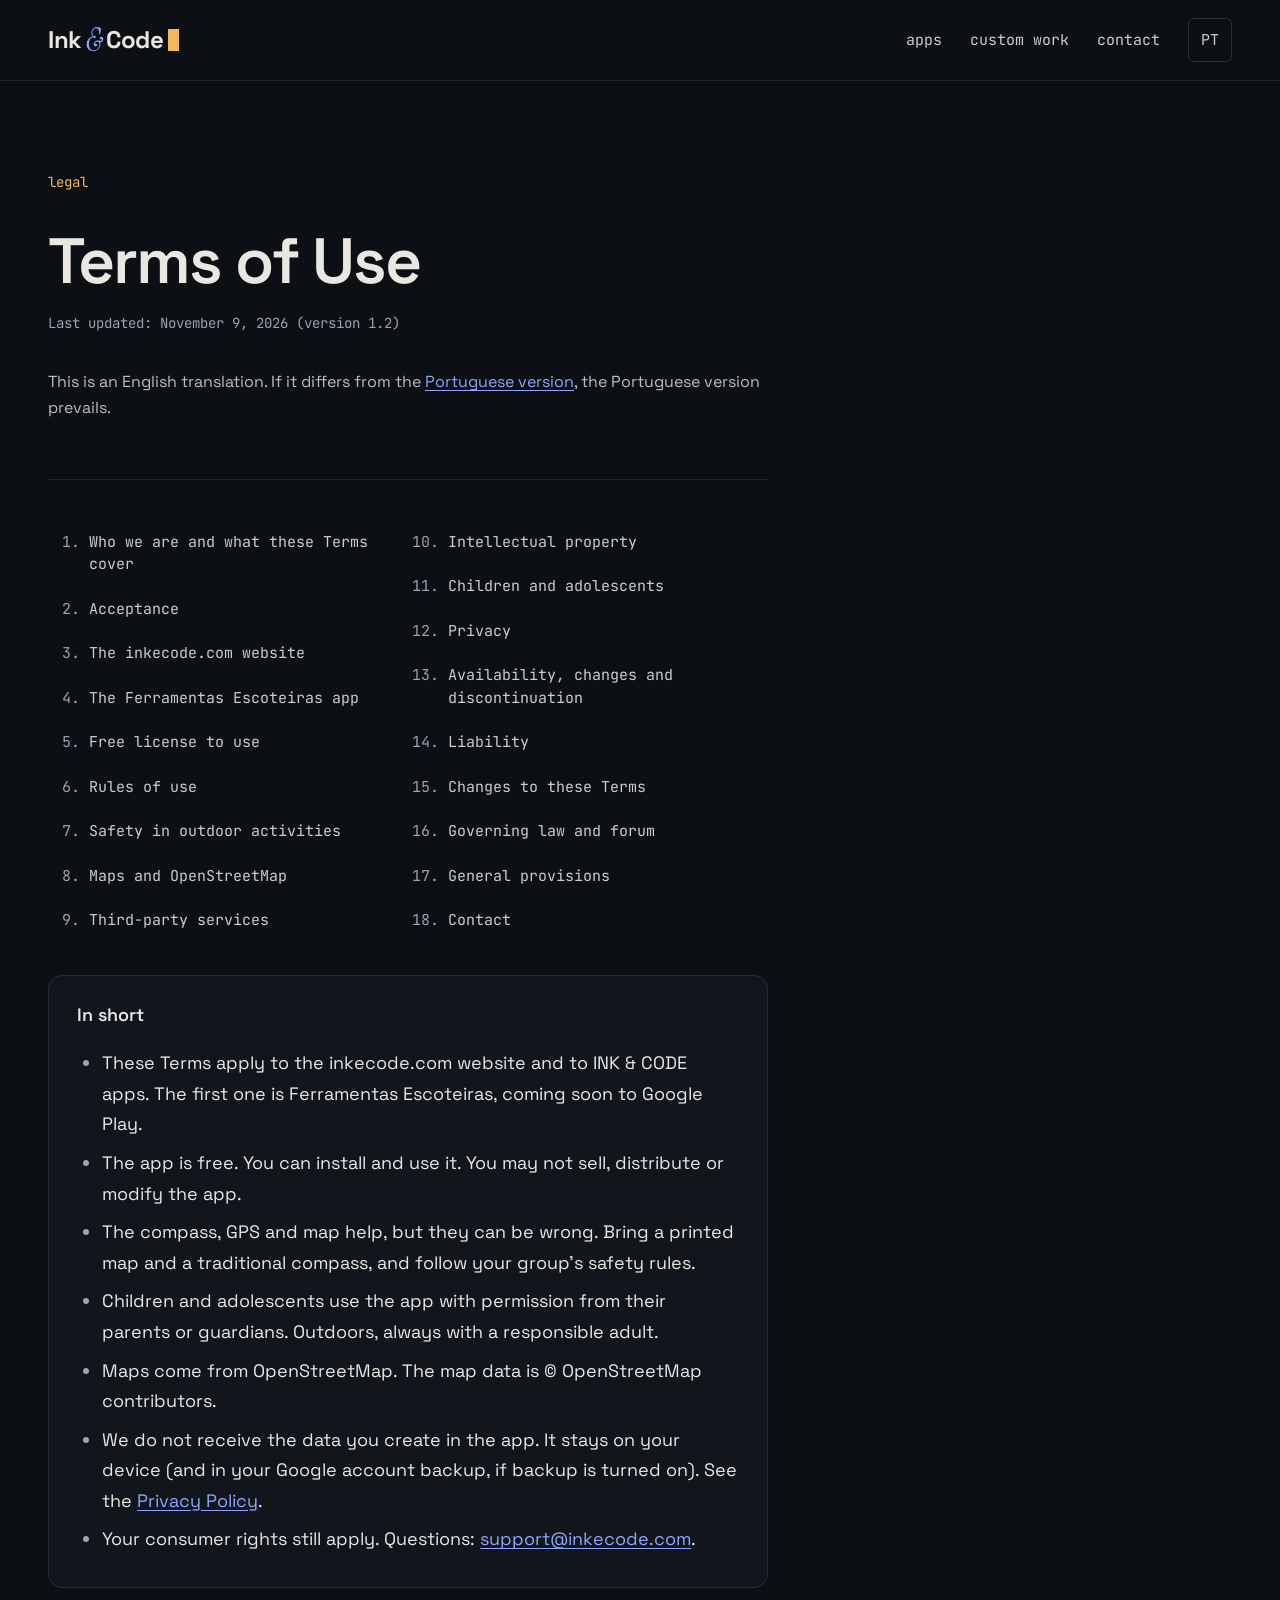
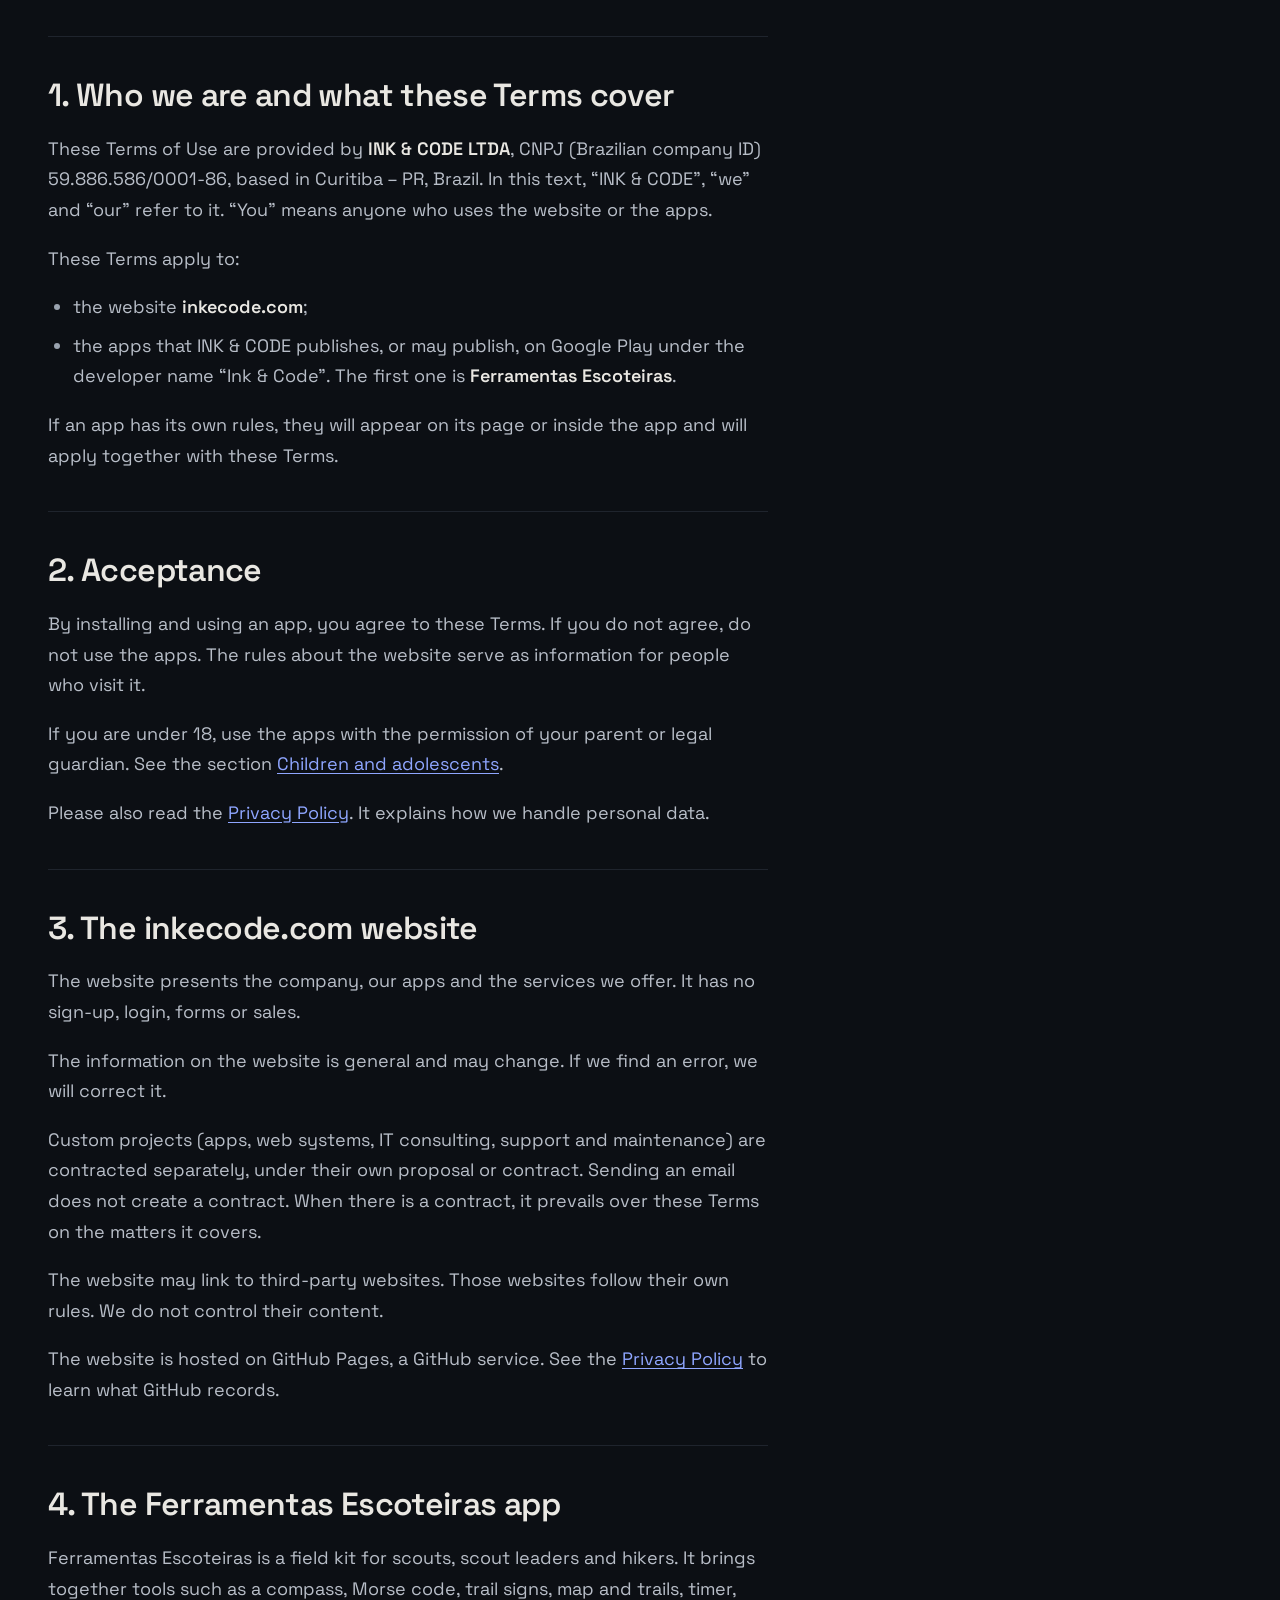
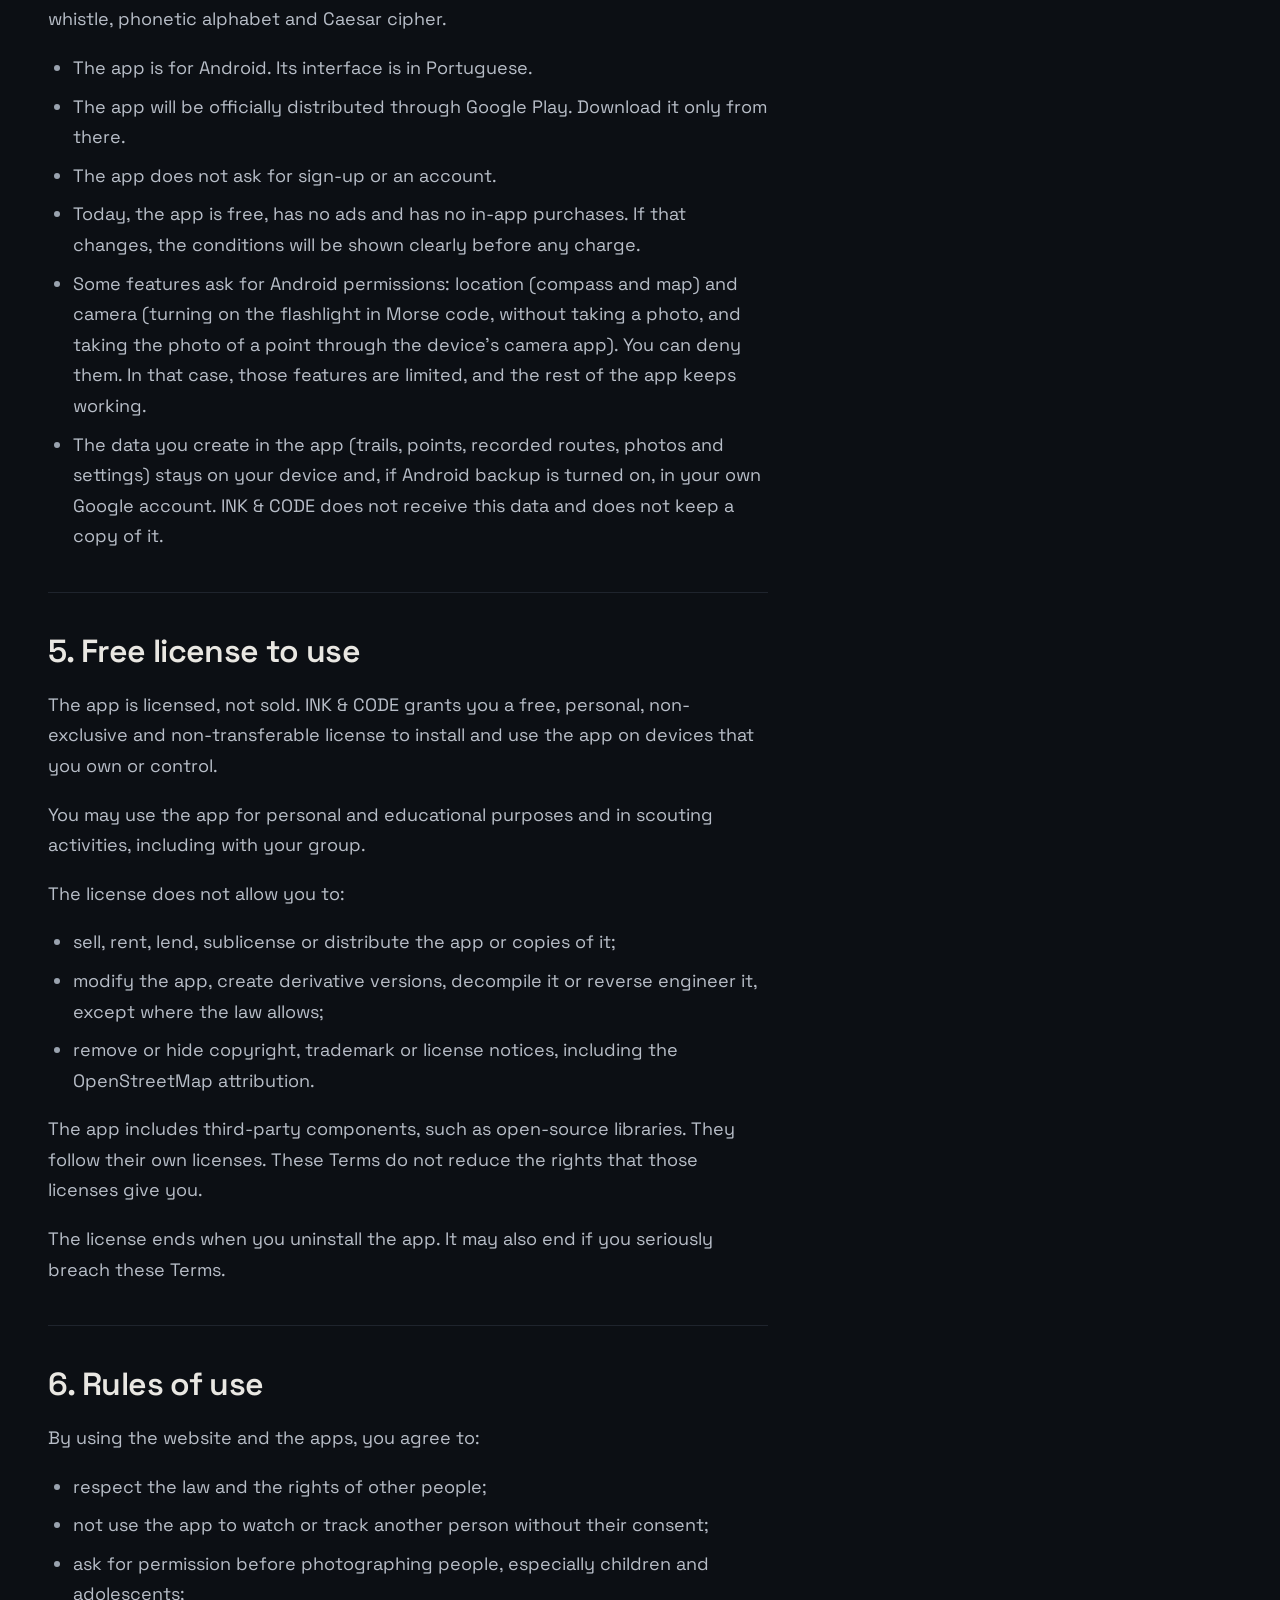
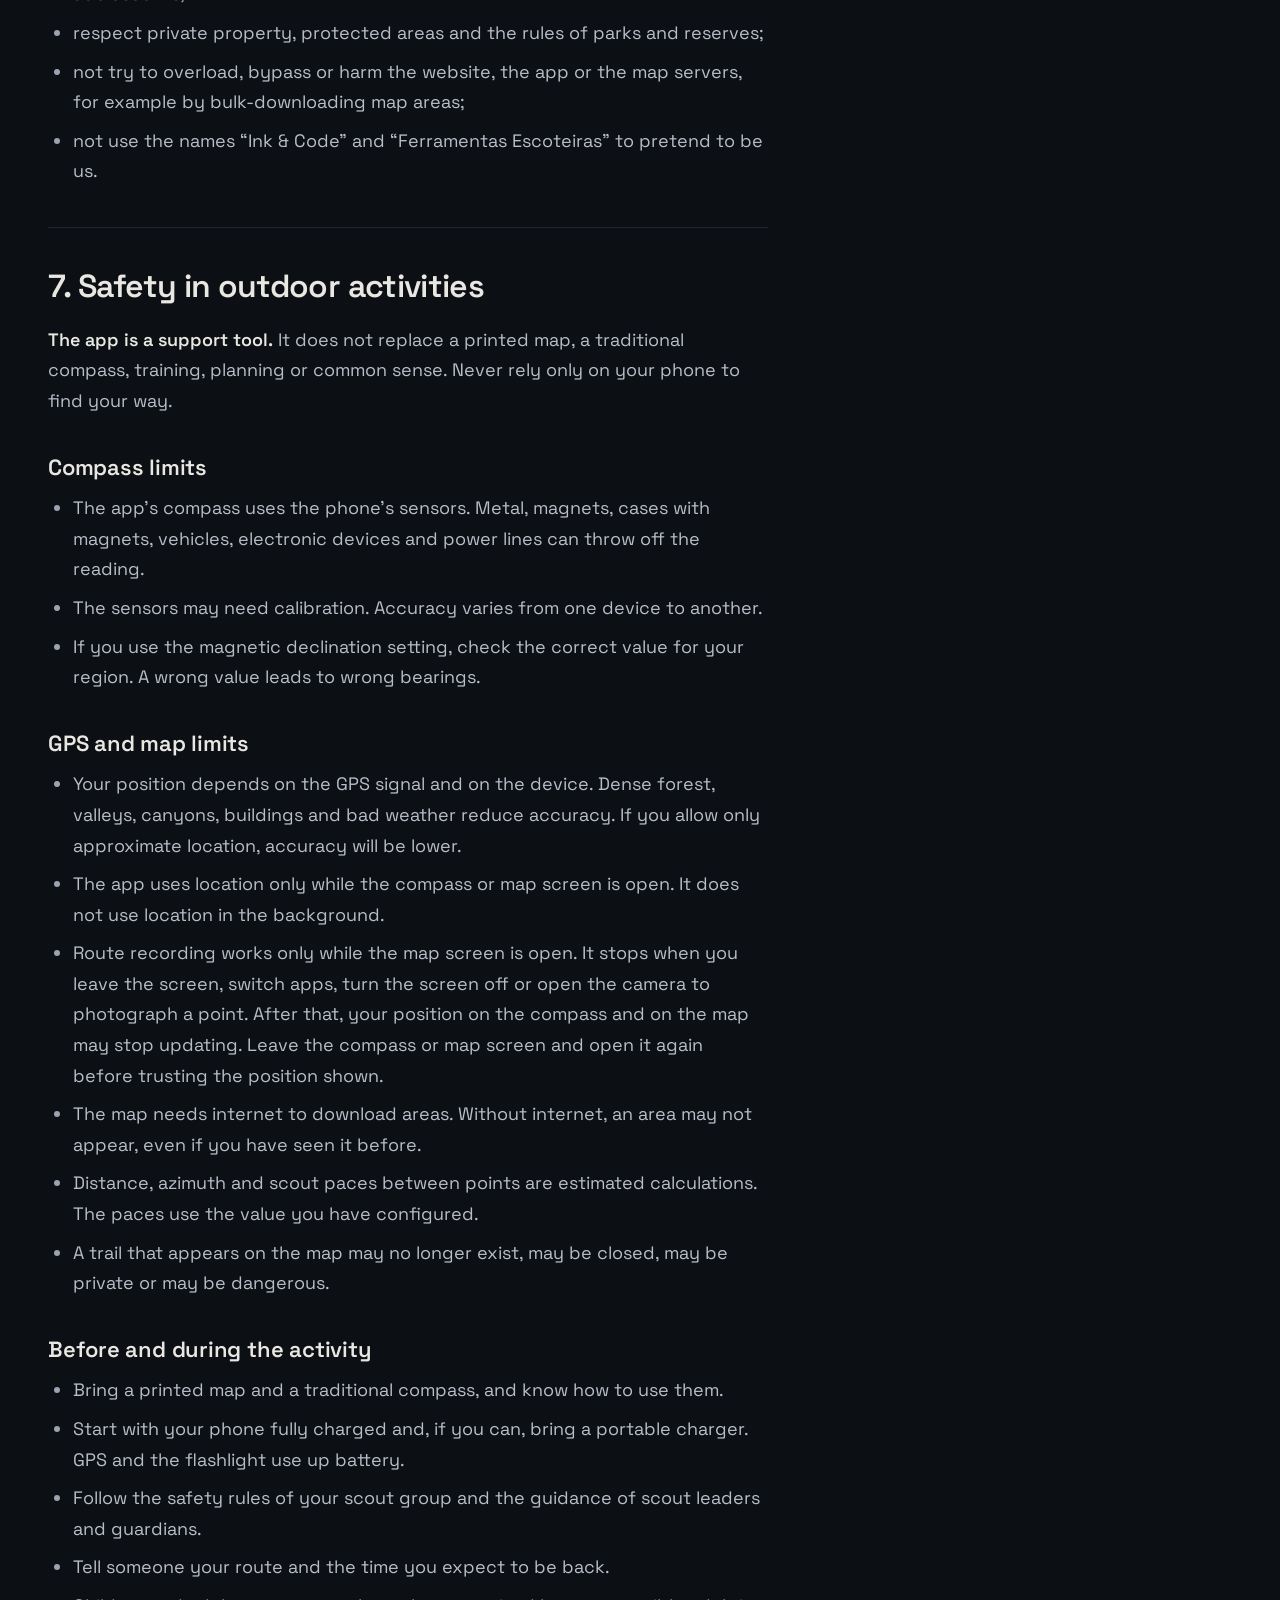
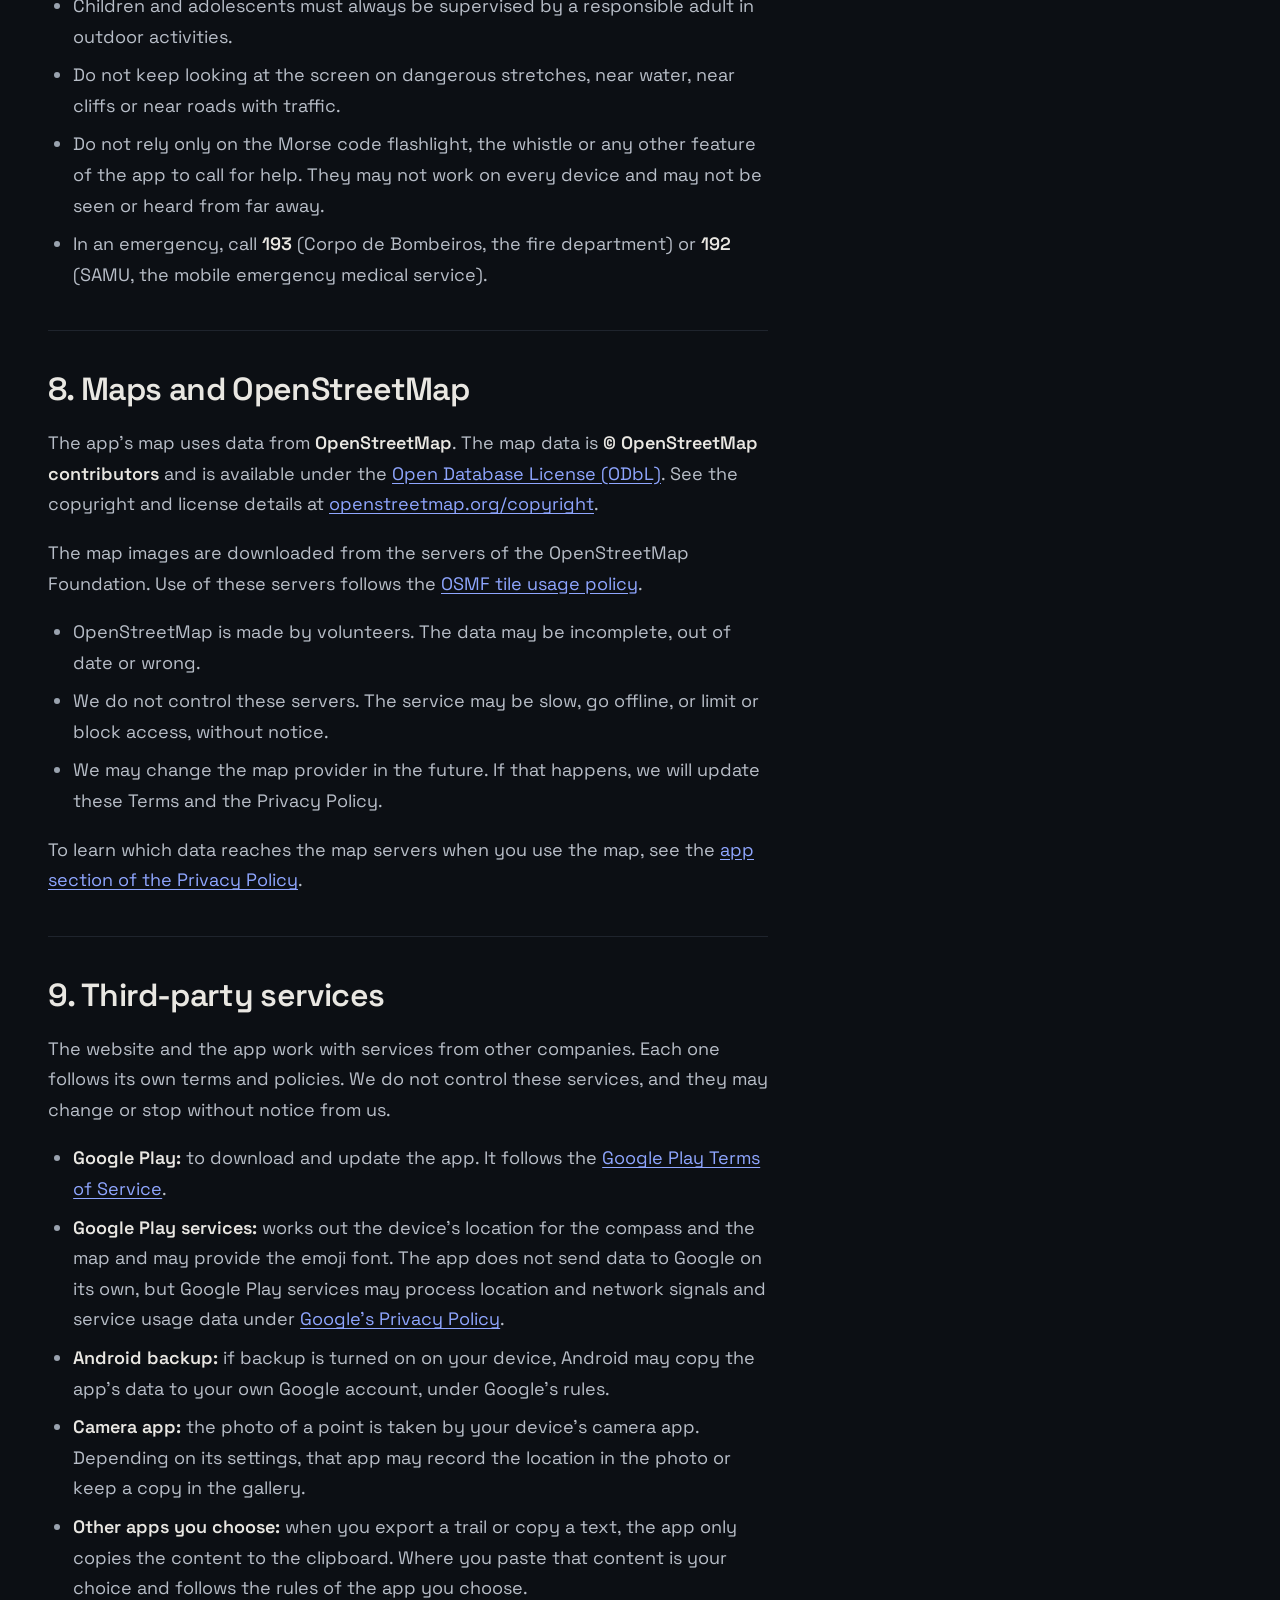
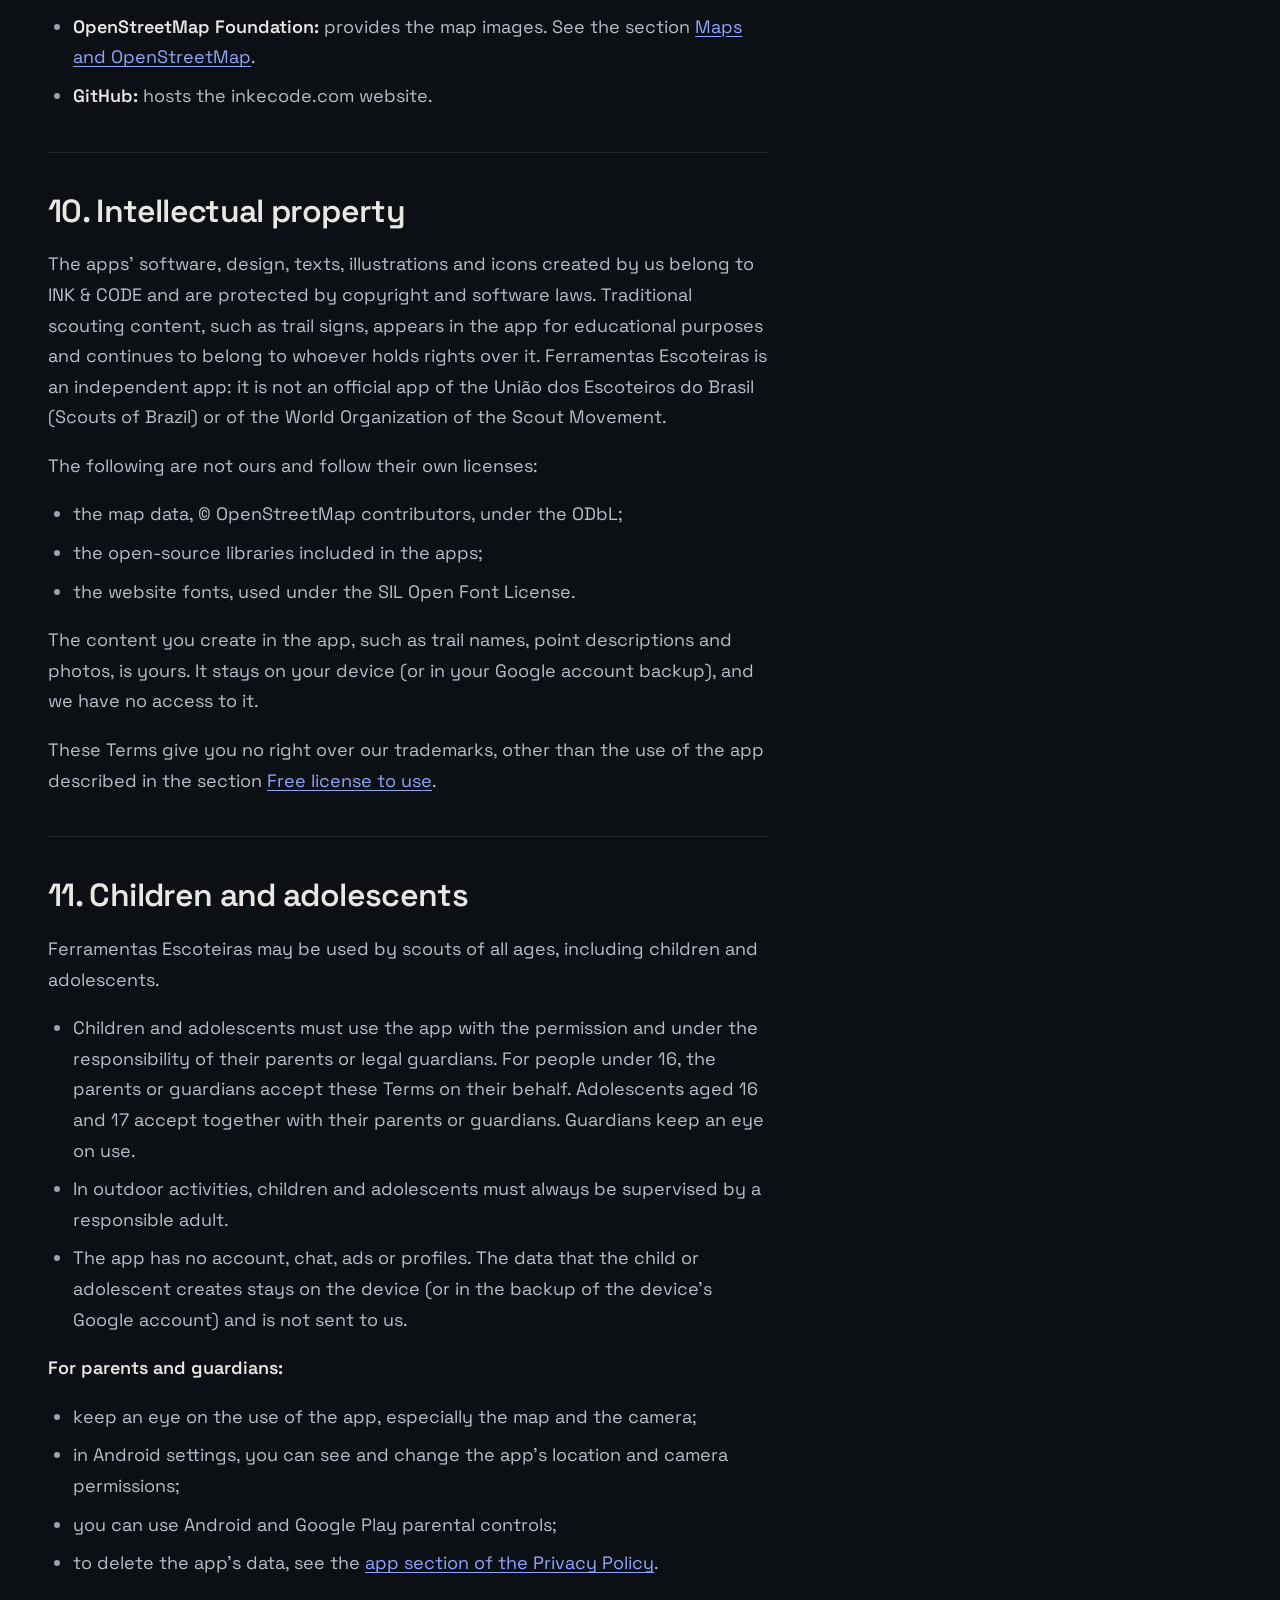
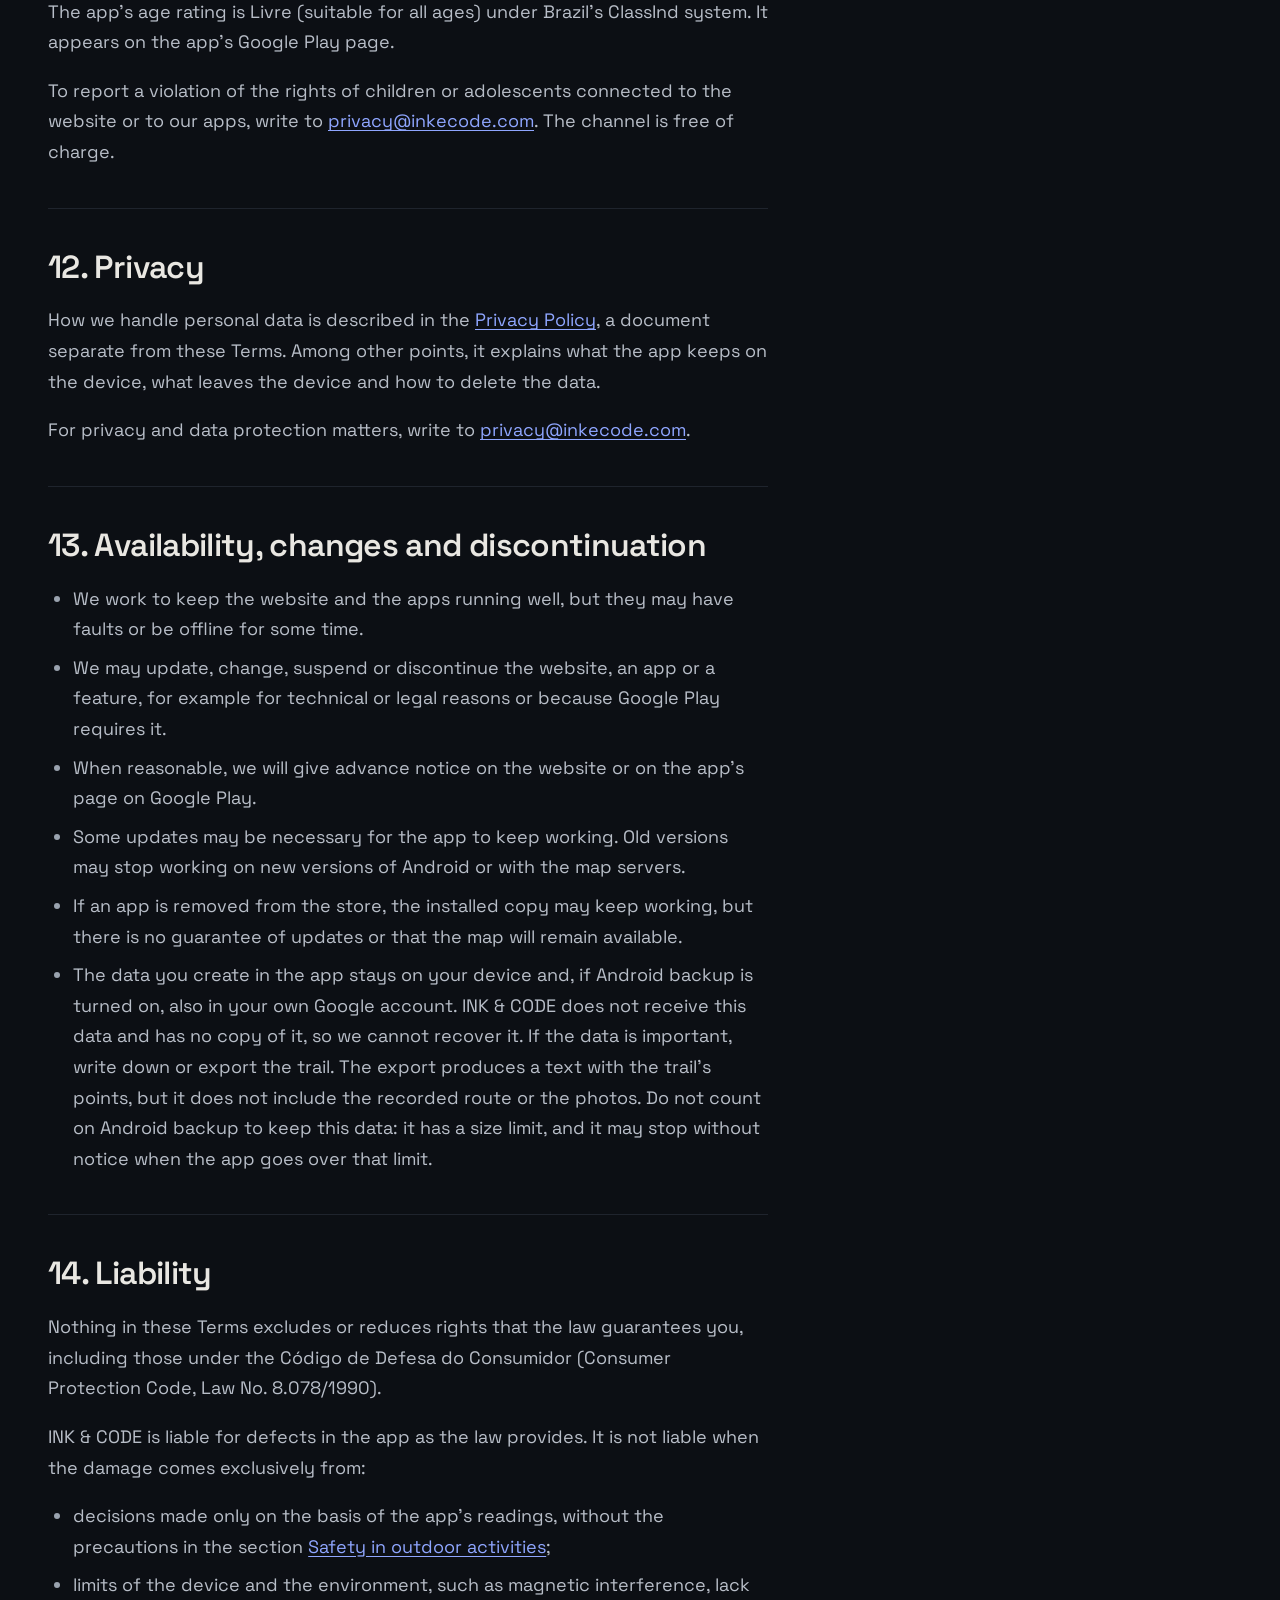
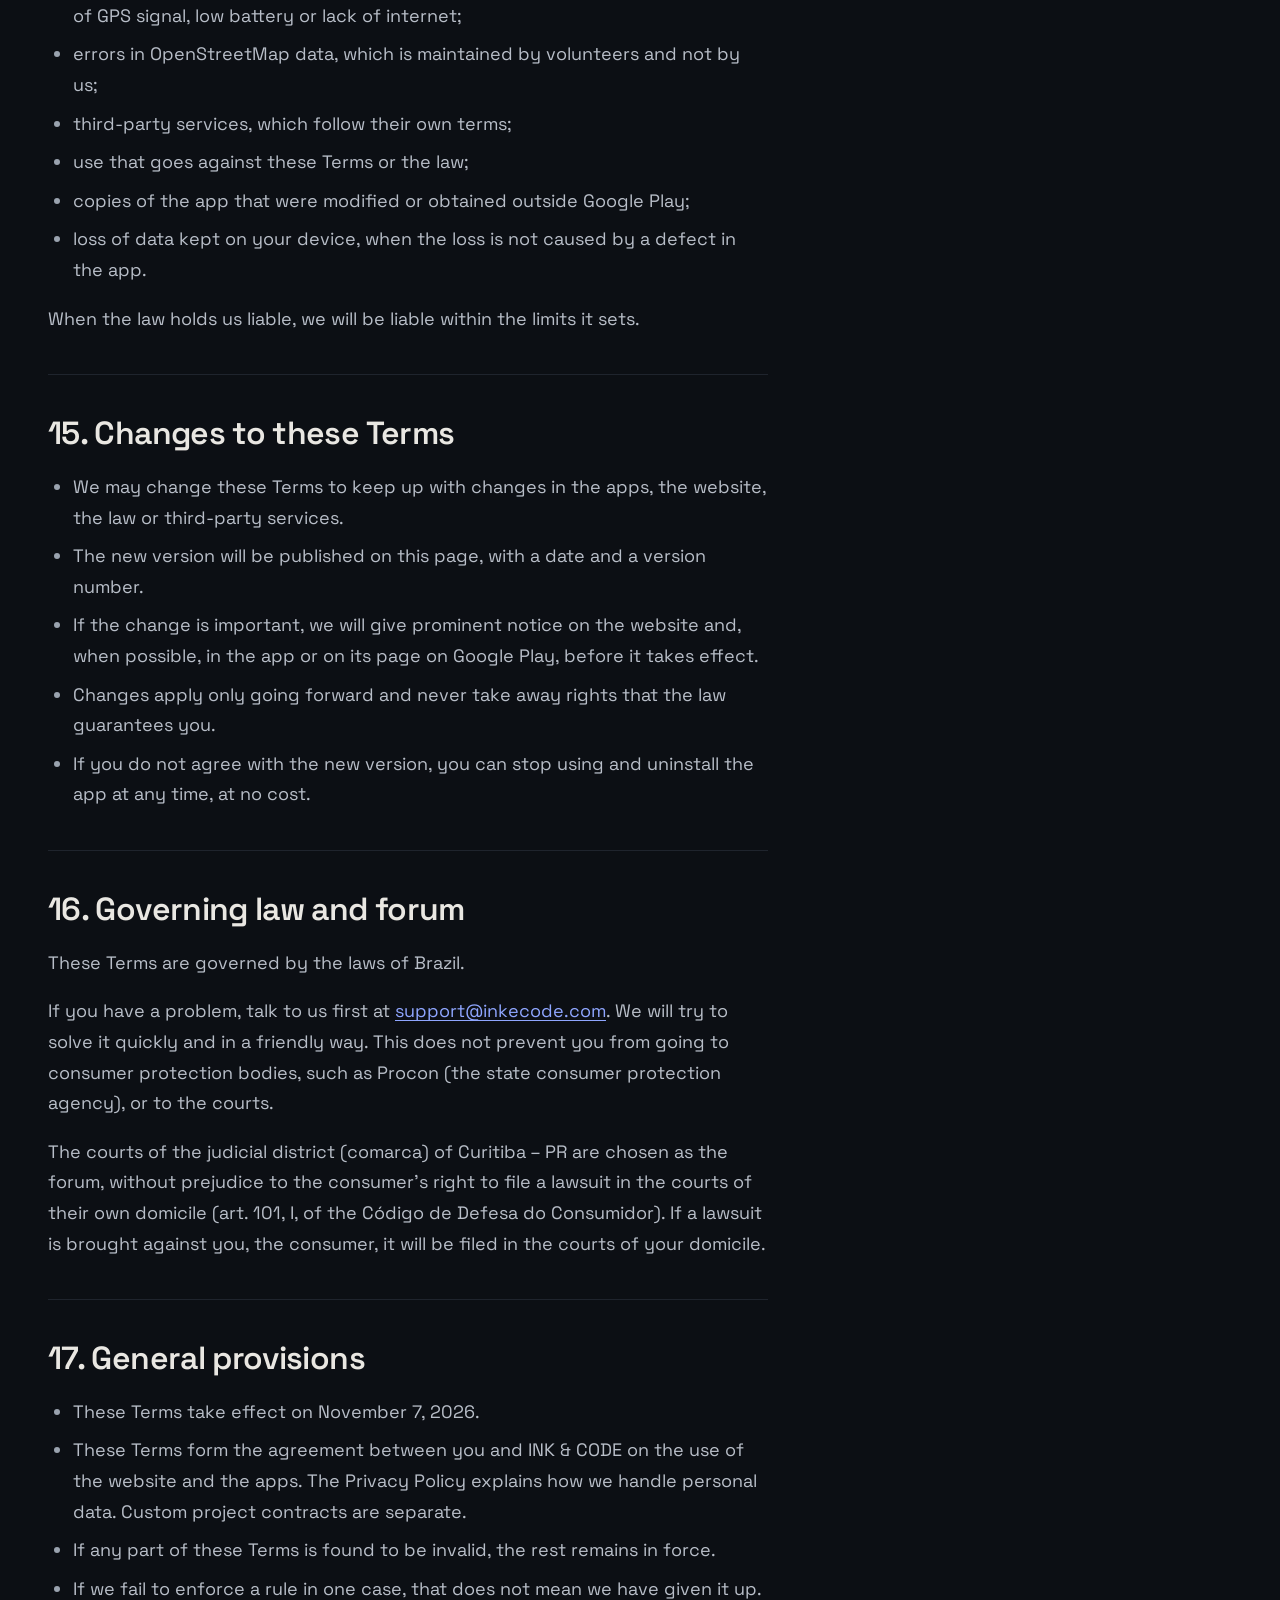
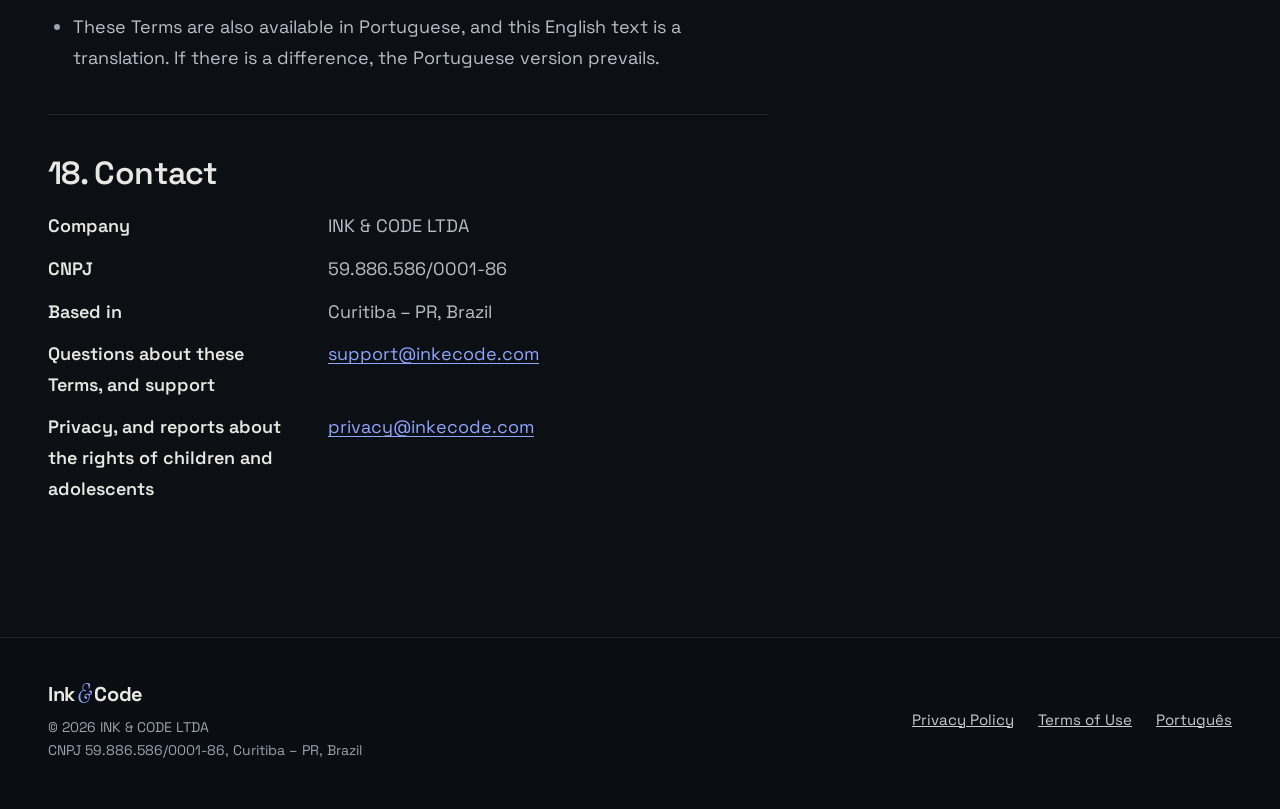
<file: terms/index.html>
<!doctype html>
<html lang="en">
<head>
<meta charset="utf-8">
<meta name="viewport" content="width=device-width, initial-scale=1">
<meta http-equiv="Content-Security-Policy" content="default-src 'self'; img-src 'self'; style-src 'self'; font-src 'self'; script-src 'none'; object-src 'none'; base-uri 'none'; form-action 'none'">
<meta name="referrer" content="strict-origin-when-cross-origin">
<title>Terms of Use | Ink &amp; Code</title>
<meta name="description" content="Terms of use for the Ink &amp; Code website and apps, including Ferramentas Escoteiras.">
<link rel="canonical" href="https://inkecode.com/terms/">
<link rel="alternate" hreflang="en" href="https://inkecode.com/terms/">
<link rel="alternate" hreflang="pt-BR" href="https://inkecode.com/pt/termos/">
<link rel="alternate" hreflang="x-default" href="https://inkecode.com/terms/">
<meta property="og:type" content="website">
<meta property="og:site_name" content="Ink &amp; Code">
<meta property="og:title" content="Terms of Use | Ink &amp; Code">
<meta property="og:description" content="Terms of use for the Ink &amp; Code website and apps, including Ferramentas Escoteiras.">
<meta property="og:url" content="https://inkecode.com/terms/">
<meta property="og:locale" content="en_US">
<meta property="og:locale:alternate" content="pt_BR">
<meta name="theme-color" content="#0C0F14">
<meta name="color-scheme" content="dark">
<link rel="icon" href="/assets/img/favicon.svg" type="image/svg+xml">
<link rel="apple-touch-icon" href="/assets/img/apple-touch-icon.png">
<link rel="preload" href="/assets/fonts/space-grotesk-latin-wght-normal.woff2" as="font" type="font/woff2" crossorigin>
<link rel="stylesheet" href="/assets/css/site.css">
<link rel="expect" href="#main" blocking="render">
</head>
<body>
<a class="skip-link" href="#main">Skip to content</a>
<header class="site-header">
<div class="container">
<a class="wordmark" href="/" aria-label="Ink &amp; Code, go to the home page"><span>Ink</span><span class="wordmark-amp">&amp;</span><span>Code</span><span class="wordmark-cursor cursor" aria-hidden="true"></span></a>
<nav class="site-nav" aria-label="Main">
<a href="/#apps">apps</a>
<a href="/#custom-work">custom work</a>
<a href="/#contact">contact</a>
<a class="lang-switch" href="/pt/termos/" lang="pt-BR" hreflang="pt-BR" aria-label="PT, versão em português">PT</a>
</nav>
</div>
</header>
<main id="main" class="legal-page"><article class="legal">
<header class="legal-header">
<p class="eyebrow">legal</p>
<h1>Terms of Use</h1>
<p class="legal-meta">Last updated: November 9, 2026 (version 1.2)</p>
<p class="legal-lang-note">This is an English translation. If it differs from the <a href="/pt/termos/" hreflang="pt-BR">Portuguese version</a>, the Portuguese version prevails.</p>
</header>
<nav class="legal-toc" aria-label="Terms of Use contents">
  <ol>
    <li><a href="#escopo">Who we are and what these Terms cover</a></li>
    <li><a href="#aceitacao">Acceptance</a></li>
    <li><a href="#site">The inkecode.com website</a></li>
    <li><a href="#ferramentas-escoteiras">The Ferramentas Escoteiras app</a></li>
    <li><a href="#licenca">Free license to use</a></li>
    <li><a href="#regras-de-uso">Rules of use</a></li>
    <li><a href="#seguranca-ao-ar-livre">Safety in outdoor activities</a></li>
    <li><a href="#mapas">Maps and OpenStreetMap</a></li>
    <li><a href="#servicos-de-terceiros">Third-party services</a></li>
    <li><a href="#propriedade-intelectual">Intellectual property</a></li>
    <li><a href="#criancas-e-adolescentes">Children and adolescents</a></li>
    <li><a href="#privacidade">Privacy</a></li>
    <li><a href="#disponibilidade">Availability, changes and discontinuation</a></li>
    <li><a href="#responsabilidade">Liability</a></li>
    <li><a href="#alteracoes">Changes to these Terms</a></li>
    <li><a href="#lei-e-foro">Governing law and forum</a></li>
    <li><a href="#disposicoes-gerais">General provisions</a></li>
    <li><a href="#contato">Contact</a></li>
  </ol>
</nav>

<div class="legal-summary">
  <p><strong>In short</strong></p>
  <ul>
    <li>These Terms apply to the inkecode.com website and to INK &amp; CODE apps. The first one is Ferramentas Escoteiras, coming soon to Google Play.</li>
    <li>The app is free. You can install and use it. You may not sell, distribute or modify the app.</li>
    <li>The compass, GPS and map help, but they can be wrong. Bring a printed map and a traditional compass, and follow your group's safety rules.</li>
    <li>Children and adolescents use the app with permission from their parents or guardians. Outdoors, always with a responsible adult.</li>
    <li>Maps come from OpenStreetMap. The map data is © OpenStreetMap contributors.</li>
    <li>We do not receive the data you create in the app. It stays on your device (and in your Google account backup, if backup is turned on). See the <a href="/privacy/">Privacy Policy</a>.</li>
    <li>Your consumer rights still apply. Questions: <a href="mailto:support@inkecode.com">support@inkecode.com</a>.</li>
  </ul>
</div>

<section id="escopo">
  <h2>1. Who we are and what these Terms cover</h2>
  <p>These Terms of Use are provided by <strong>INK &amp; CODE LTDA</strong>, CNPJ (Brazilian company ID) 59.886.586/0001-86, based in Curitiba – PR, Brazil. In this text, “INK &amp; CODE”, “we” and “our” refer to it. “You” means anyone who uses the website or the apps.</p>
  <p>These Terms apply to:</p>
  <ul>
    <li>the website <strong>inkecode.com</strong>;</li>
    <li>the apps that INK &amp; CODE publishes, or may publish, on Google Play under the developer name “Ink &amp; Code”. The first one is <strong>Ferramentas Escoteiras</strong>.</li>
  </ul>
  <p>If an app has its own rules, they will appear on its page or inside the app and will apply together with these Terms.</p>
</section>

<section id="aceitacao">
  <h2>2. Acceptance</h2>
  <p>By installing and using an app, you agree to these Terms. If you do not agree, do not use the apps. The rules about the website serve as information for people who visit it.</p>
  <p>If you are under 18, use the apps with the permission of your parent or legal guardian. See the section <a href="#criancas-e-adolescentes">Children and adolescents</a>.</p>
  <p>Please also read the <a href="/privacy/">Privacy Policy</a>. It explains how we handle personal data.</p>
</section>

<section id="site">
  <h2>3. The inkecode.com website</h2>
  <p>The website presents the company, our apps and the services we offer. It has no sign-up, login, forms or sales.</p>
  <p>The information on the website is general and may change. If we find an error, we will correct it.</p>
  <p>Custom projects (apps, web systems, IT consulting, support and maintenance) are contracted separately, under their own proposal or contract. Sending an email does not create a contract. When there is a contract, it prevails over these Terms on the matters it covers.</p>
  <p>The website may link to third-party websites. Those websites follow their own rules. We do not control their content.</p>
  <p>The website is hosted on GitHub Pages, a GitHub service. See the <a href="/privacy/">Privacy Policy</a> to learn what GitHub records.</p>
</section>

<section id="ferramentas-escoteiras">
  <h2>4. The Ferramentas Escoteiras app</h2>
  <p>Ferramentas Escoteiras is a field kit for scouts, scout leaders and hikers. It brings together tools such as a compass, Morse code, trail signs, map and trails, timer, whistle, phonetic alphabet and Caesar cipher.</p>
  <ul>
    <li>The app is for Android. Its interface is in Portuguese.</li>
    <li>The app will be officially distributed through Google Play. Download it only from there.</li>
    <li>The app does not ask for sign-up or an account.</li>
    <li>Today, the app is free, has no ads and has no in-app purchases. If that changes, the conditions will be shown clearly before any charge.</li>
    <li>Some features ask for Android permissions: location (compass and map) and camera (turning on the flashlight in Morse code, without taking a photo, and taking the photo of a point through the device's camera app). You can deny them. In that case, those features are limited, and the rest of the app keeps working.</li>
    <li>The data you create in the app (trails, points, recorded routes, photos and settings) stays on your device and, if Android backup is turned on, in your own Google account. INK &amp; CODE does not receive this data and does not keep a copy of it.</li>
  </ul>
</section>

<section id="licenca">
  <h2>5. Free license to use</h2>
  <p>The app is licensed, not sold. INK &amp; CODE grants you a free, personal, non-exclusive and non-transferable license to install and use the app on devices that you own or control.</p>
  <p>You may use the app for personal and educational purposes and in scouting activities, including with your group.</p>
  <p>The license does not allow you to:</p>
  <ul>
    <li>sell, rent, lend, sublicense or distribute the app or copies of it;</li>
    <li>modify the app, create derivative versions, decompile it or reverse engineer it, except where the law allows;</li>
    <li>remove or hide copyright, trademark or license notices, including the OpenStreetMap attribution.</li>
  </ul>
  <p>The app includes third-party components, such as open-source libraries. They follow their own licenses. These Terms do not reduce the rights that those licenses give you.</p>
  <p>The license ends when you uninstall the app. It may also end if you seriously breach these Terms.</p>
</section>

<section id="regras-de-uso">
  <h2>6. Rules of use</h2>
  <p>By using the website and the apps, you agree to:</p>
  <ul>
    <li>respect the law and the rights of other people;</li>
    <li>not use the app to watch or track another person without their consent;</li>
    <li>ask for permission before photographing people, especially children and adolescents;</li>
    <li>respect private property, protected areas and the rules of parks and reserves;</li>
    <li>not try to overload, bypass or harm the website, the app or the map servers, for example by bulk-downloading map areas;</li>
    <li>not use the names “Ink &amp; Code” and “Ferramentas Escoteiras” to pretend to be us.</li>
  </ul>
</section>

<section id="seguranca-ao-ar-livre">
  <h2>7. Safety in outdoor activities</h2>
  <p><strong>The app is a support tool.</strong> It does not replace a printed map, a traditional compass, training, planning or common sense. Never rely only on your phone to find your way.</p>

  <h3>Compass limits</h3>
  <ul>
    <li>The app's compass uses the phone's sensors. Metal, magnets, cases with magnets, vehicles, electronic devices and power lines can throw off the reading.</li>
    <li>The sensors may need calibration. Accuracy varies from one device to another.</li>
    <li>If you use the magnetic declination setting, check the correct value for your region. A wrong value leads to wrong bearings.</li>
  </ul>

  <h3>GPS and map limits</h3>
  <ul>
    <li>Your position depends on the GPS signal and on the device. Dense forest, valleys, canyons, buildings and bad weather reduce accuracy. If you allow only approximate location, accuracy will be lower.</li>
    <li>The app uses location only while the compass or map screen is open. It does not use location in the background.</li>
    <li>Route recording works only while the map screen is open. It stops when you leave the screen, switch apps, turn the screen off or open the camera to photograph a point. After that, your position on the compass and on the map may stop updating. Leave the compass or map screen and open it again before trusting the position shown.</li>
    <li>The map needs internet to download areas. Without internet, an area may not appear, even if you have seen it before.</li>
    <li>Distance, azimuth and scout paces between points are estimated calculations. The paces use the value you have configured.</li>
    <li>A trail that appears on the map may no longer exist, may be closed, may be private or may be dangerous.</li>
  </ul>

  <h3>Before and during the activity</h3>
  <ul>
    <li>Bring a printed map and a traditional compass, and know how to use them.</li>
    <li>Start with your phone fully charged and, if you can, bring a portable charger. GPS and the flashlight use up battery.</li>
    <li>Follow the safety rules of your scout group and the guidance of scout leaders and guardians.</li>
    <li>Tell someone your route and the time you expect to be back.</li>
    <li>Children and adolescents must always be supervised by a responsible adult in outdoor activities.</li>
    <li>Do not keep looking at the screen on dangerous stretches, near water, near cliffs or near roads with traffic.</li>
    <li>Do not rely only on the Morse code flashlight, the whistle or any other feature of the app to call for help. They may not work on every device and may not be seen or heard from far away.</li>
    <li>In an emergency, call <strong>193</strong> (Corpo de Bombeiros, the fire department) or <strong>192</strong> (SAMU, the mobile emergency medical service).</li>
  </ul>
</section>

<section id="mapas">
  <h2>8. Maps and OpenStreetMap</h2>
  <p>The app's map uses data from <strong>OpenStreetMap</strong>. The map data is <strong>© OpenStreetMap contributors</strong> and is available under the <a href="https://opendatacommons.org/licenses/odbl/" rel="noopener">Open Database License (ODbL)</a>. See the copyright and license details at <a href="https://www.openstreetmap.org/copyright" rel="noopener">openstreetmap.org/copyright</a>.</p>
  <p>The map images are downloaded from the servers of the OpenStreetMap Foundation. Use of these servers follows the <a href="https://operations.osmfoundation.org/policies/tiles/" rel="noopener">OSMF tile usage policy</a>.</p>
  <ul>
    <li>OpenStreetMap is made by volunteers. The data may be incomplete, out of date or wrong.</li>
    <li>We do not control these servers. The service may be slow, go offline, or limit or block access, without notice.</li>
    <li>We may change the map provider in the future. If that happens, we will update these Terms and the Privacy Policy.</li>
  </ul>
  <p>To learn which data reaches the map servers when you use the map, see the <a href="/privacy/#ferramentas-escoteiras">app section of the Privacy Policy</a>.</p>
</section>

<section id="servicos-de-terceiros">
  <h2>9. Third-party services</h2>
  <p>The website and the app work with services from other companies. Each one follows its own terms and policies. We do not control these services, and they may change or stop without notice from us.</p>
  <ul>
    <li><strong>Google Play:</strong> to download and update the app. It follows the <a href="https://play.google.com/about/play-terms/" rel="noopener">Google Play Terms of Service</a>.</li>
    <li><strong>Google Play services:</strong> works out the device's location for the compass and the map and may provide the emoji font. The app does not send data to Google on its own, but Google Play services may process location and network signals and service usage data under <a href="https://policies.google.com/privacy" rel="noopener">Google's Privacy Policy</a>.</li>
    <li><strong>Android backup:</strong> if backup is turned on on your device, Android may copy the app's data to your own Google account, under Google's rules.</li>
    <li><strong>Camera app:</strong> the photo of a point is taken by your device's camera app. Depending on its settings, that app may record the location in the photo or keep a copy in the gallery.</li>
    <li><strong>Other apps you choose:</strong> when you export a trail or copy a text, the app only copies the content to the clipboard. Where you paste that content is your choice and follows the rules of the app you choose.</li>
    <li><strong>OpenStreetMap Foundation:</strong> provides the map images. See the section <a href="#mapas">Maps and OpenStreetMap</a>.</li>
    <li><strong>GitHub:</strong> hosts the inkecode.com website.</li>
  </ul>
</section>

<section id="propriedade-intelectual">
  <h2>10. Intellectual property</h2>
  <p>The apps' software, design, texts, illustrations and icons created by us belong to INK &amp; CODE and are protected by copyright and software laws. Traditional scouting content, such as trail signs, appears in the app for educational purposes and continues to belong to whoever holds rights over it. Ferramentas Escoteiras is an independent app: it is not an official app of the União dos Escoteiros do Brasil (Scouts of Brazil) or of the World Organization of the Scout Movement.</p>
  <p>The following are not ours and follow their own licenses:</p>
  <ul>
    <li>the map data, © OpenStreetMap contributors, under the ODbL;</li>
    <li>the open-source libraries included in the apps;</li>
    <li>the website fonts, used under the SIL Open Font License.</li>
  </ul>
  <p>The content you create in the app, such as trail names, point descriptions and photos, is yours. It stays on your device (or in your Google account backup), and we have no access to it.</p>
  <p>These Terms give you no right over our trademarks, other than the use of the app described in the section <a href="#licenca">Free license to use</a>.</p>
</section>

<section id="criancas-e-adolescentes">
  <h2>11. Children and adolescents</h2>
  <p>Ferramentas Escoteiras may be used by scouts of all ages, including children and adolescents.</p>
  <ul>
    <li>Children and adolescents must use the app with the permission and under the responsibility of their parents or legal guardians. For people under 16, the parents or guardians accept these Terms on their behalf. Adolescents aged 16 and 17 accept together with their parents or guardians. Guardians keep an eye on use.</li>
    <li>In outdoor activities, children and adolescents must always be supervised by a responsible adult.</li>
    <li>The app has no account, chat, ads or profiles. The data that the child or adolescent creates stays on the device (or in the backup of the device's Google account) and is not sent to us.</li>
  </ul>
  <p><strong>For parents and guardians:</strong></p>
  <ul>
    <li>keep an eye on the use of the app, especially the map and the camera;</li>
    <li>in Android settings, you can see and change the app's location and camera permissions;</li>
    <li>you can use Android and Google Play parental controls;</li>
    <li>to delete the app's data, see the <a href="/privacy/#ferramentas-escoteiras">app section of the Privacy Policy</a>.</li>
  </ul>
  <p>The app's age rating is Livre (suitable for all ages) under Brazil's ClassInd system. It appears on the app's Google Play page.</p>
  <p>To report a violation of the rights of children or adolescents connected to the website or to our apps, write to <a href="mailto:privacy@inkecode.com">privacy@inkecode.com</a>. The channel is free of charge.</p>
</section>

<section id="privacidade">
  <h2>12. Privacy</h2>
  <p>How we handle personal data is described in the <a href="/privacy/">Privacy Policy</a>, a document separate from these Terms. Among other points, it explains what the app keeps on the device, what leaves the device and how to delete the data.</p>
  <p>For privacy and data protection matters, write to <a href="mailto:privacy@inkecode.com">privacy@inkecode.com</a>.</p>
</section>

<section id="disponibilidade">
  <h2>13. Availability, changes and discontinuation</h2>
  <ul>
    <li>We work to keep the website and the apps running well, but they may have faults or be offline for some time.</li>
    <li>We may update, change, suspend or discontinue the website, an app or a feature, for example for technical or legal reasons or because Google Play requires it.</li>
    <li>When reasonable, we will give advance notice on the website or on the app's page on Google Play.</li>
    <li>Some updates may be necessary for the app to keep working. Old versions may stop working on new versions of Android or with the map servers.</li>
    <li>If an app is removed from the store, the installed copy may keep working, but there is no guarantee of updates or that the map will remain available.</li>
    <li>The data you create in the app stays on your device and, if Android backup is turned on, also in your own Google account. INK &amp; CODE does not receive this data and has no copy of it, so we cannot recover it. If the data is important, write down or export the trail. The export produces a text with the trail's points, but it does not include the recorded route or the photos. Do not count on Android backup to keep this data: it has a size limit, and it may stop without notice when the app goes over that limit.</li>
  </ul>
</section>

<section id="responsabilidade">
  <h2>14. Liability</h2>
  <p>Nothing in these Terms excludes or reduces rights that the law guarantees you, including those under the Código de Defesa do Consumidor (Consumer Protection Code, Law No. 8.078/1990).</p>
  <p>INK &amp; CODE is liable for defects in the app as the law provides. It is not liable when the damage comes exclusively from:</p>
  <ul>
    <li>decisions made only on the basis of the app's readings, without the precautions in the section <a href="#seguranca-ao-ar-livre">Safety in outdoor activities</a>;</li>
    <li>limits of the device and the environment, such as magnetic interference, lack of GPS signal, low battery or lack of internet;</li>
    <li>errors in OpenStreetMap data, which is maintained by volunteers and not by us;</li>
    <li>third-party services, which follow their own terms;</li>
    <li>use that goes against these Terms or the law;</li>
    <li>copies of the app that were modified or obtained outside Google Play;</li>
    <li>loss of data kept on your device, when the loss is not caused by a defect in the app.</li>
  </ul>
  <p>When the law holds us liable, we will be liable within the limits it sets.</p>
</section>

<section id="alteracoes">
  <h2>15. Changes to these Terms</h2>
  <ul>
    <li>We may change these Terms to keep up with changes in the apps, the website, the law or third-party services.</li>
    <li>The new version will be published on this page, with a date and a version number.</li>
    <li>If the change is important, we will give prominent notice on the website and, when possible, in the app or on its page on Google Play, before it takes effect.</li>
    <li>Changes apply only going forward and never take away rights that the law guarantees you.</li>
    <li>If you do not agree with the new version, you can stop using and uninstall the app at any time, at no cost.</li>
  </ul>
</section>

<section id="lei-e-foro">
  <h2>16. Governing law and forum</h2>
  <p>These Terms are governed by the laws of Brazil.</p>
  <p>If you have a problem, talk to us first at <a href="mailto:support@inkecode.com">support@inkecode.com</a>. We will try to solve it quickly and in a friendly way. This does not prevent you from going to consumer protection bodies, such as Procon (the state consumer protection agency), or to the courts.</p>
  <p>The courts of the judicial district (comarca) of Curitiba – PR are chosen as the forum, without prejudice to the consumer's right to file a lawsuit in the courts of their own domicile (art. 101, I, of the Código de Defesa do Consumidor). If a lawsuit is brought against you, the consumer, it will be filed in the courts of your domicile.</p>
</section>

<section id="disposicoes-gerais">
  <h2>17. General provisions</h2>
  <ul>
    <li>These Terms take effect on November 7, 2026.</li>
    <li>These Terms form the agreement between you and INK &amp; CODE on the use of the website and the apps. The Privacy Policy explains how we handle personal data. Custom project contracts are separate.</li>
    <li>If any part of these Terms is found to be invalid, the rest remains in force.</li>
    <li>If we fail to enforce a rule in one case, that does not mean we have given it up.</li>
    <li>These Terms are also available in Portuguese, and this English text is a translation. If there is a difference, the Portuguese version prevails.</li>
  </ul>
</section>

<section id="contato">
  <h2>18. Contact</h2>
  <dl>
    <dt>Company</dt>
    <dd>INK &amp; CODE LTDA</dd>
    <dt>CNPJ</dt>
    <dd>59.886.586/0001-86</dd>
    <dt>Based in</dt>
    <dd>Curitiba – PR, Brazil</dd>
    <dt>Questions about these Terms, and support</dt>
    <dd><a href="mailto:support@inkecode.com">support@inkecode.com</a></dd>
    <dt>Privacy, and reports about the rights of children and adolescents</dt>
    <dd><a href="mailto:privacy@inkecode.com">privacy@inkecode.com</a></dd>
  </dl>
</section>
</article></main>
<footer class="site-footer">
<div class="container">
<div class="footer-brand">
<span class="footer-wordmark">Ink<span class="wordmark-amp">&amp;</span>Code</span>
<p class="footer-legal">© 2026 INK &amp; CODE LTDA<br>CNPJ 59.886.586/0001-86, Curitiba – PR, Brazil</p>
</div>
<nav class="footer-nav" aria-label="Footer">
<a href="/privacy/">Privacy Policy</a>
<a href="/terms/">Terms of Use</a>
<a href="/pt/termos/" lang="pt-BR" hreflang="pt-BR">Português</a>
</nav>
</div>
</footer>
</body>
</html>
</file>
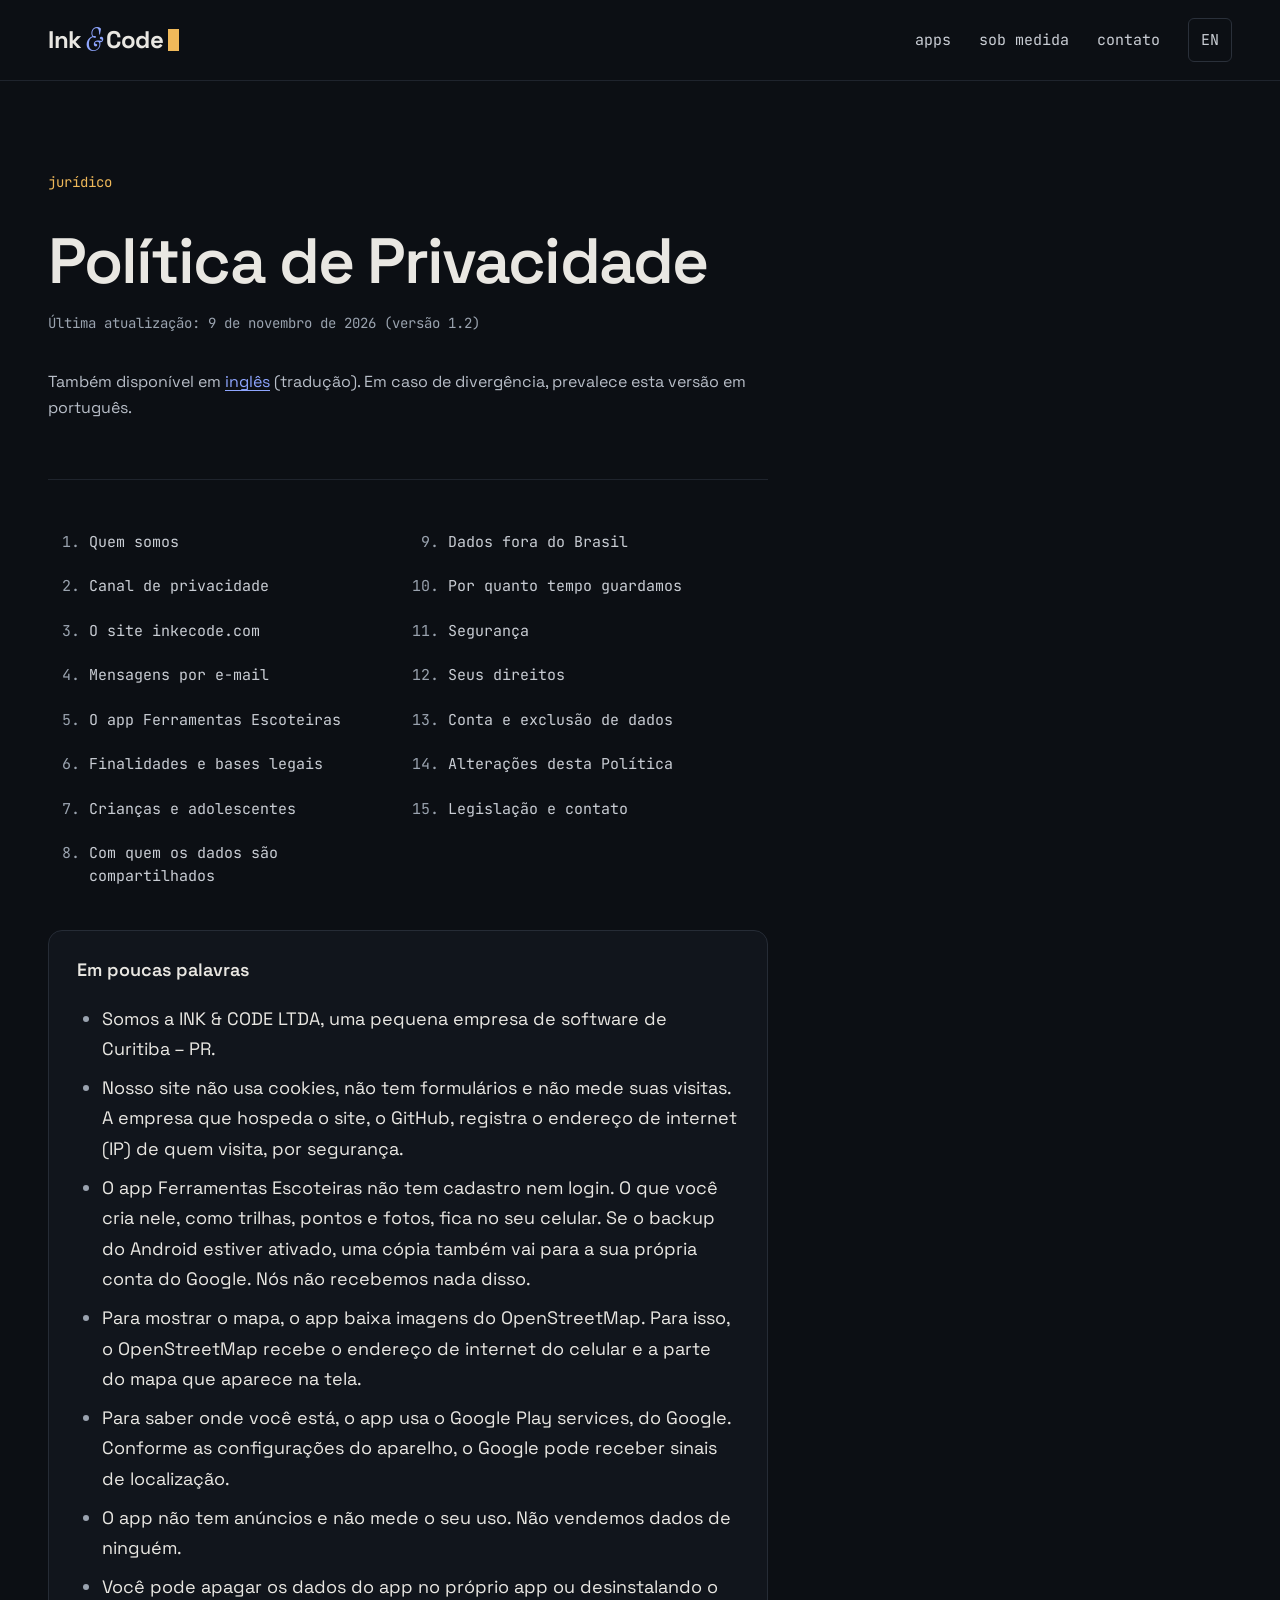
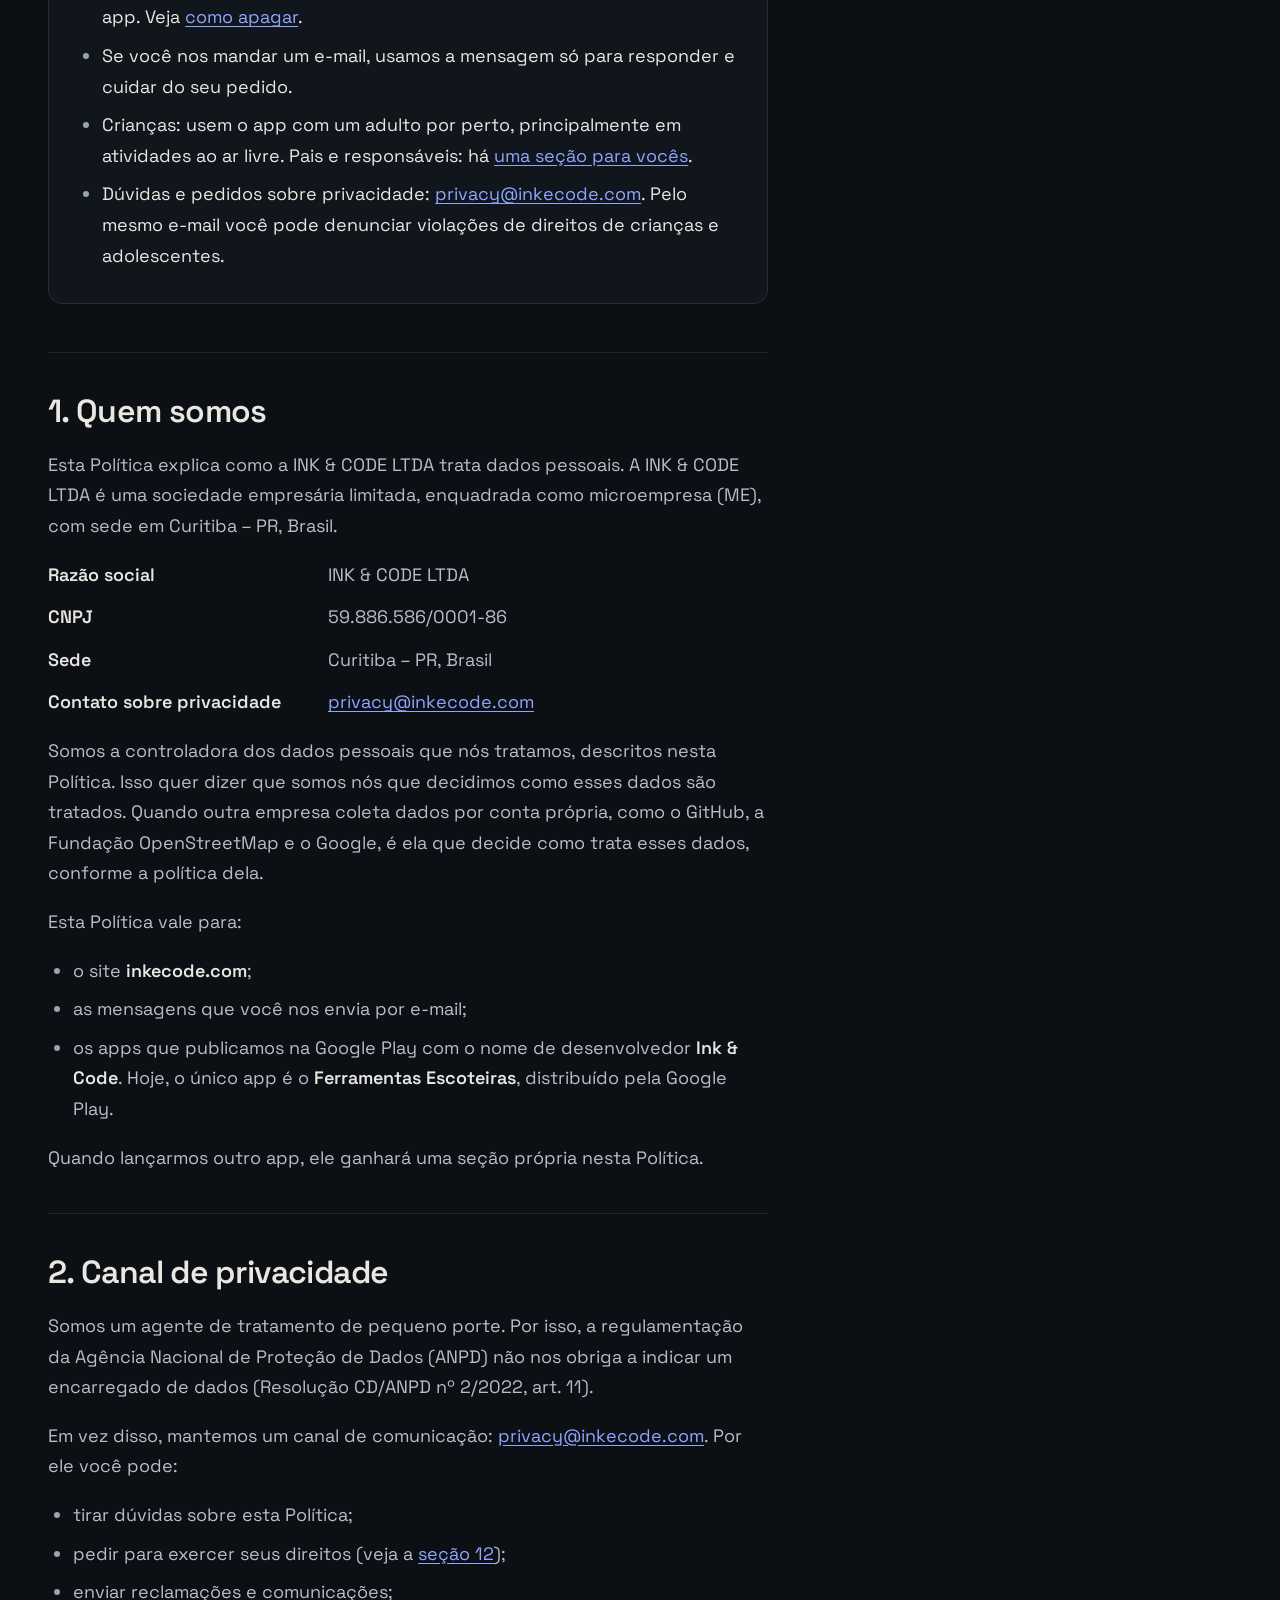
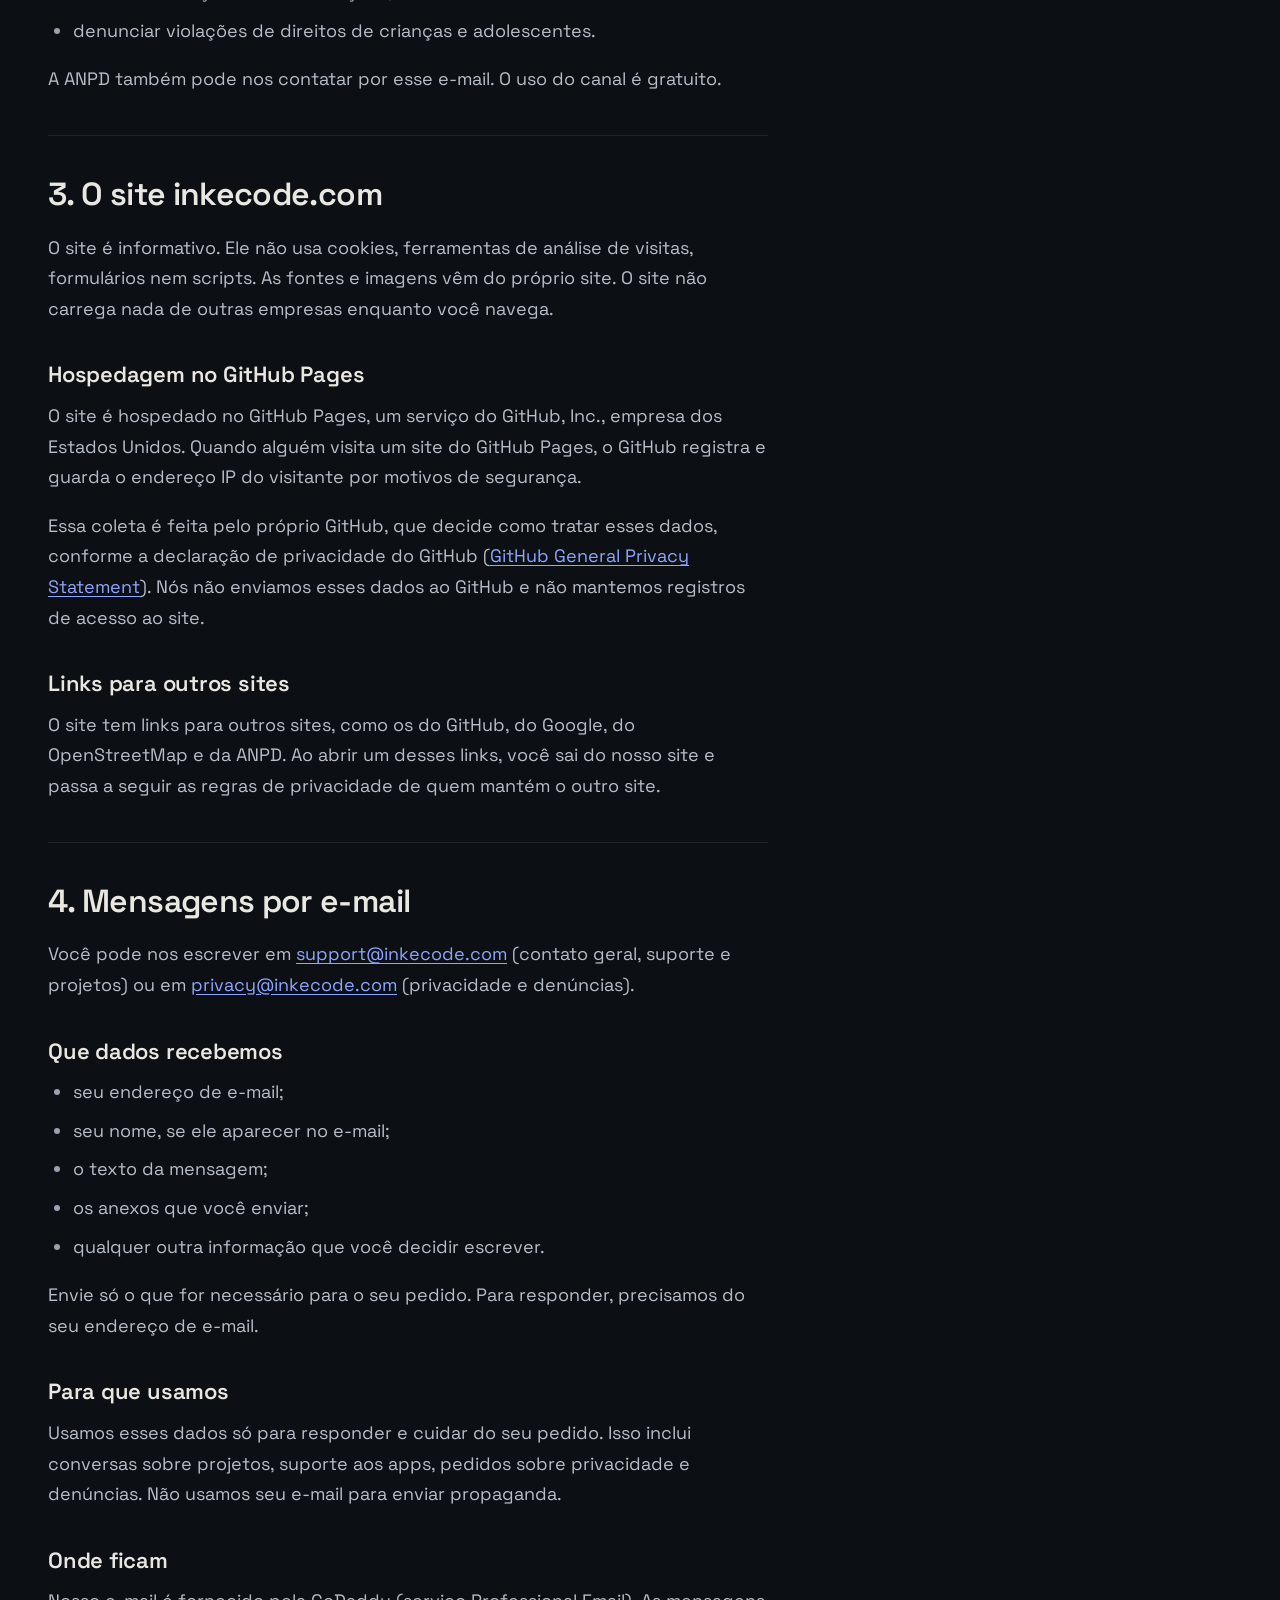
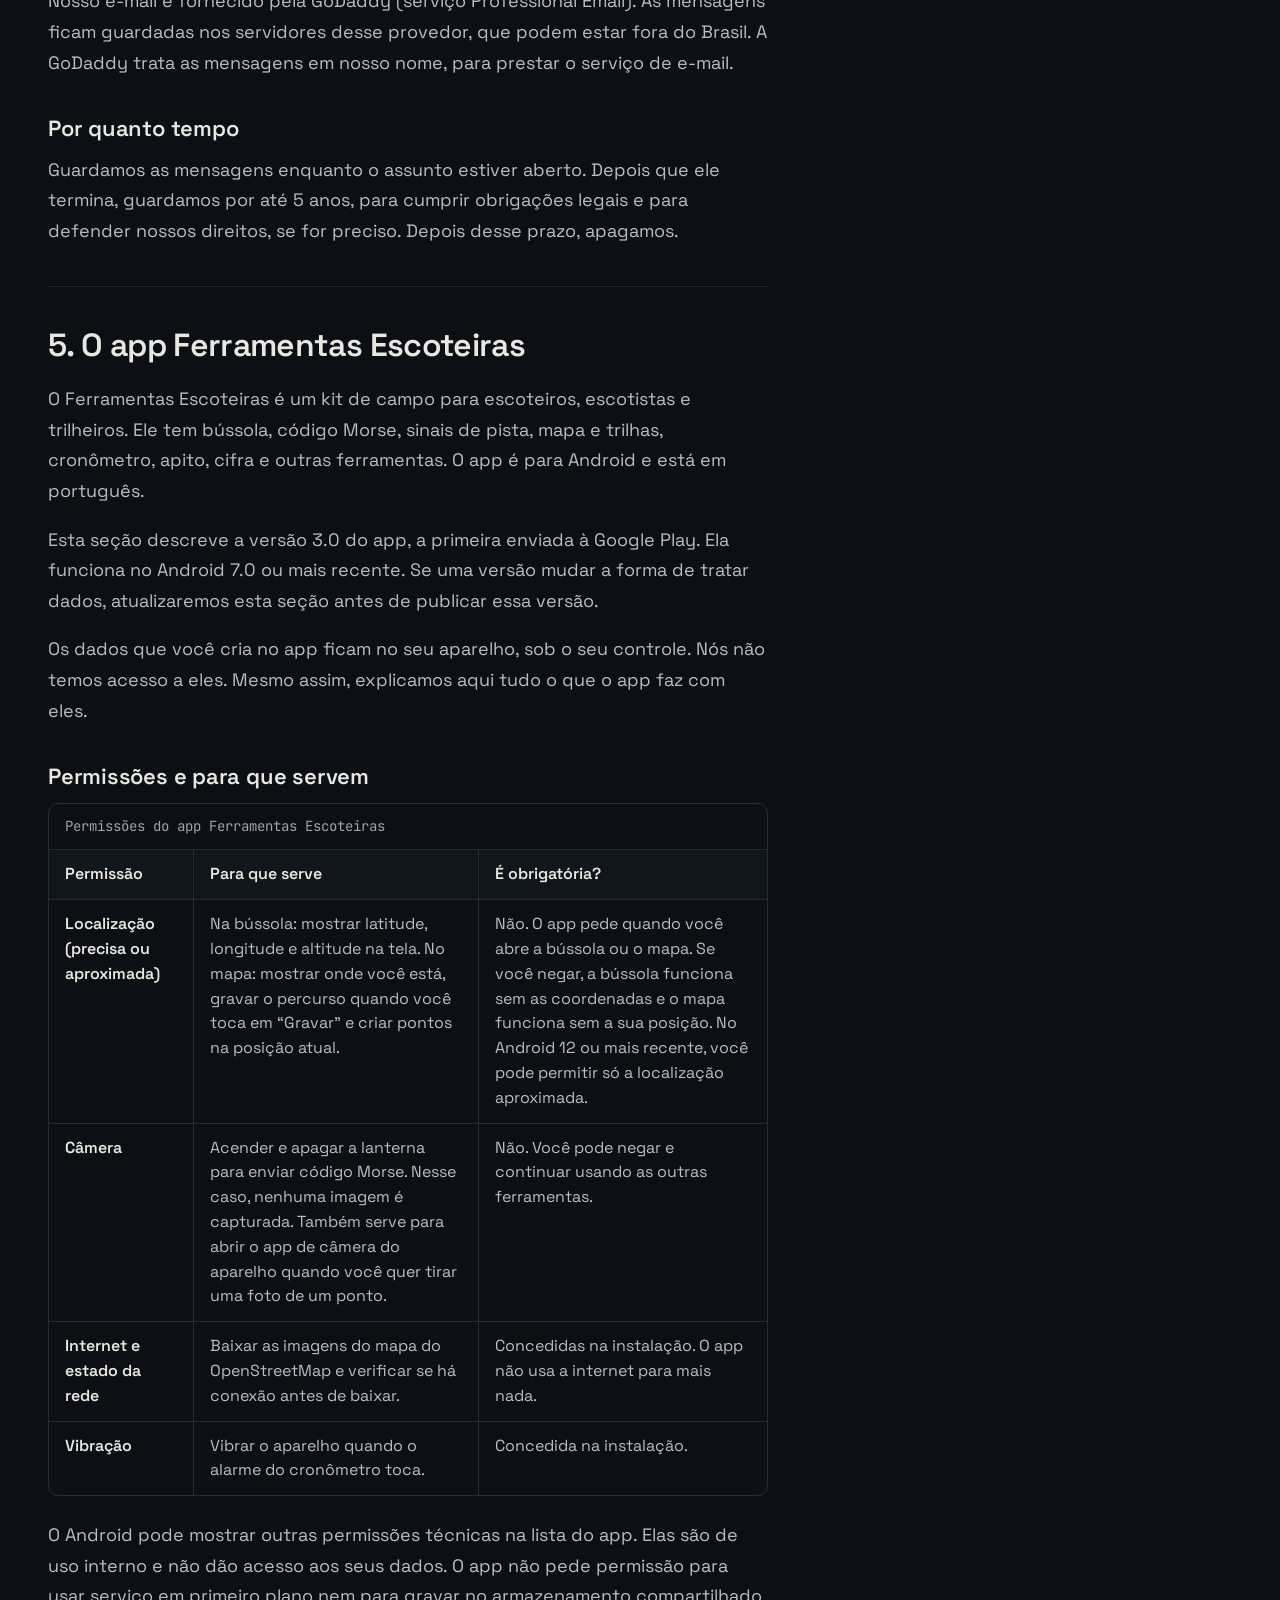
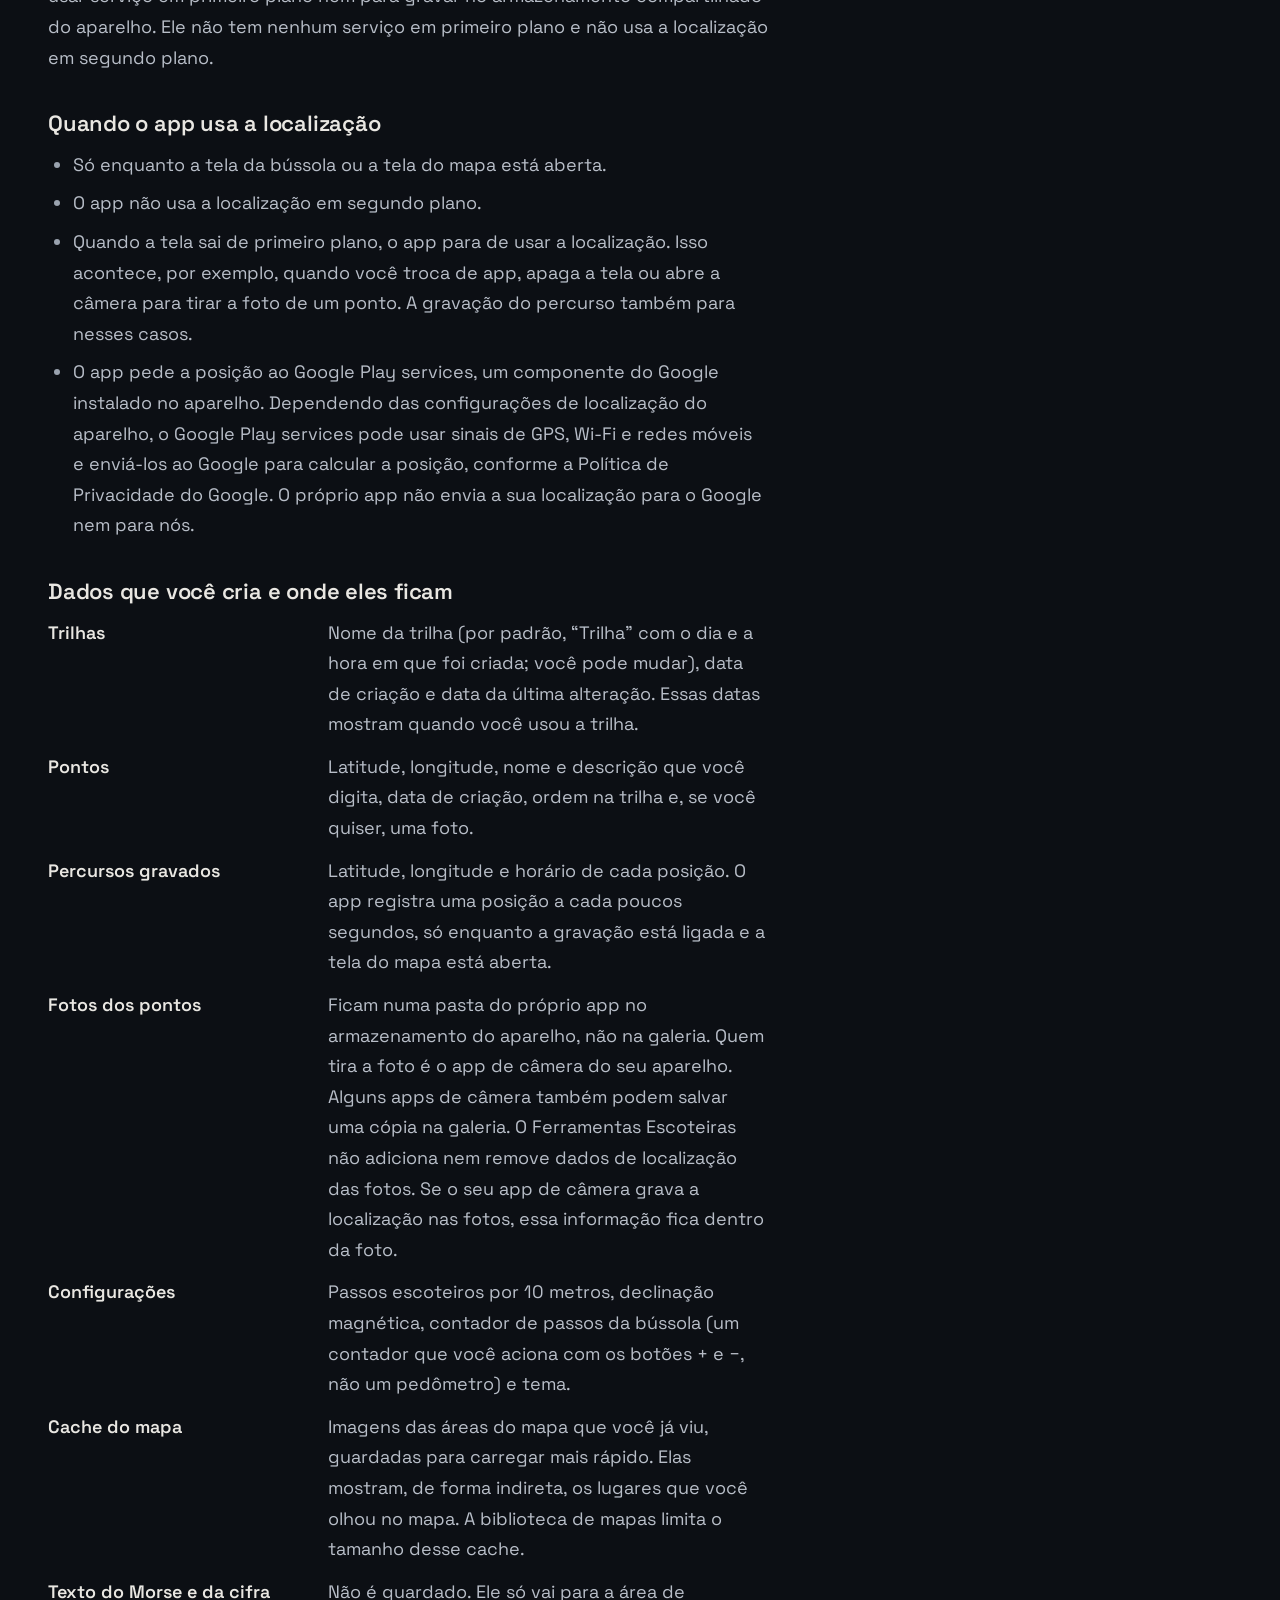
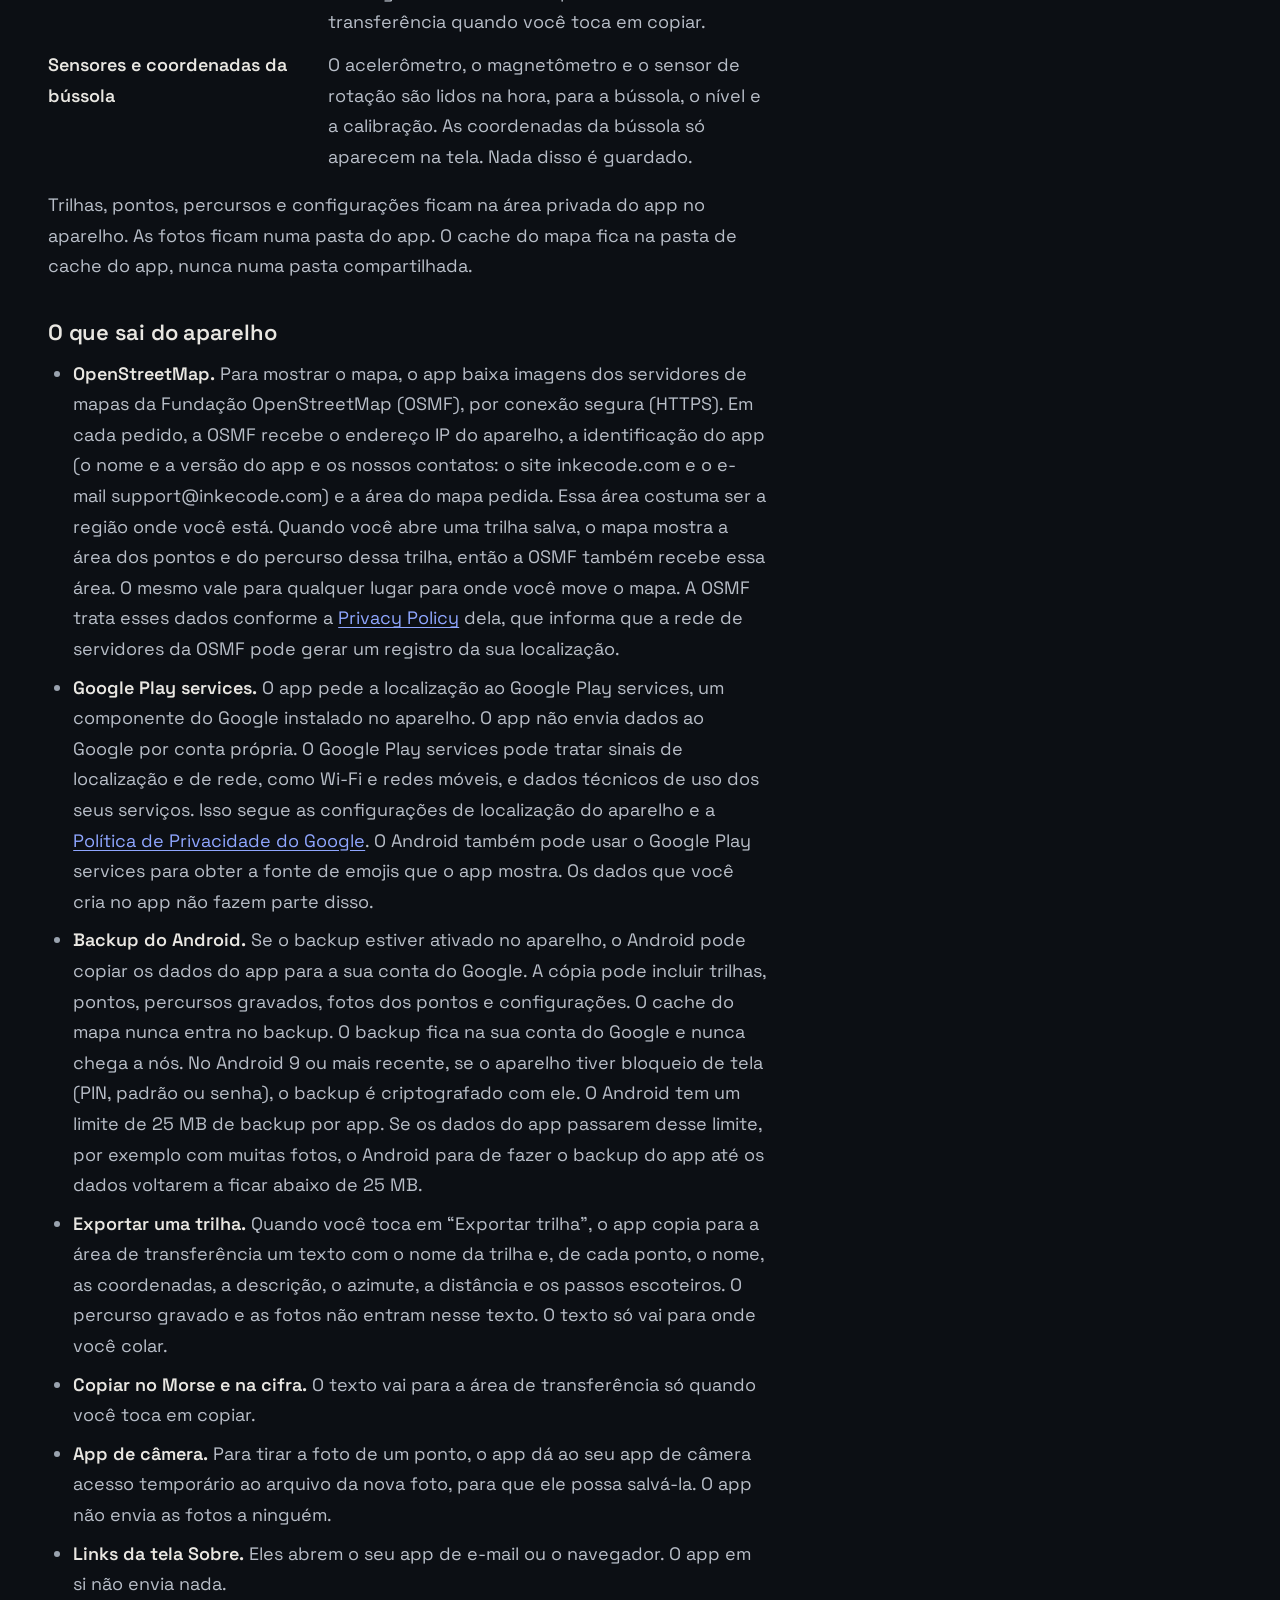
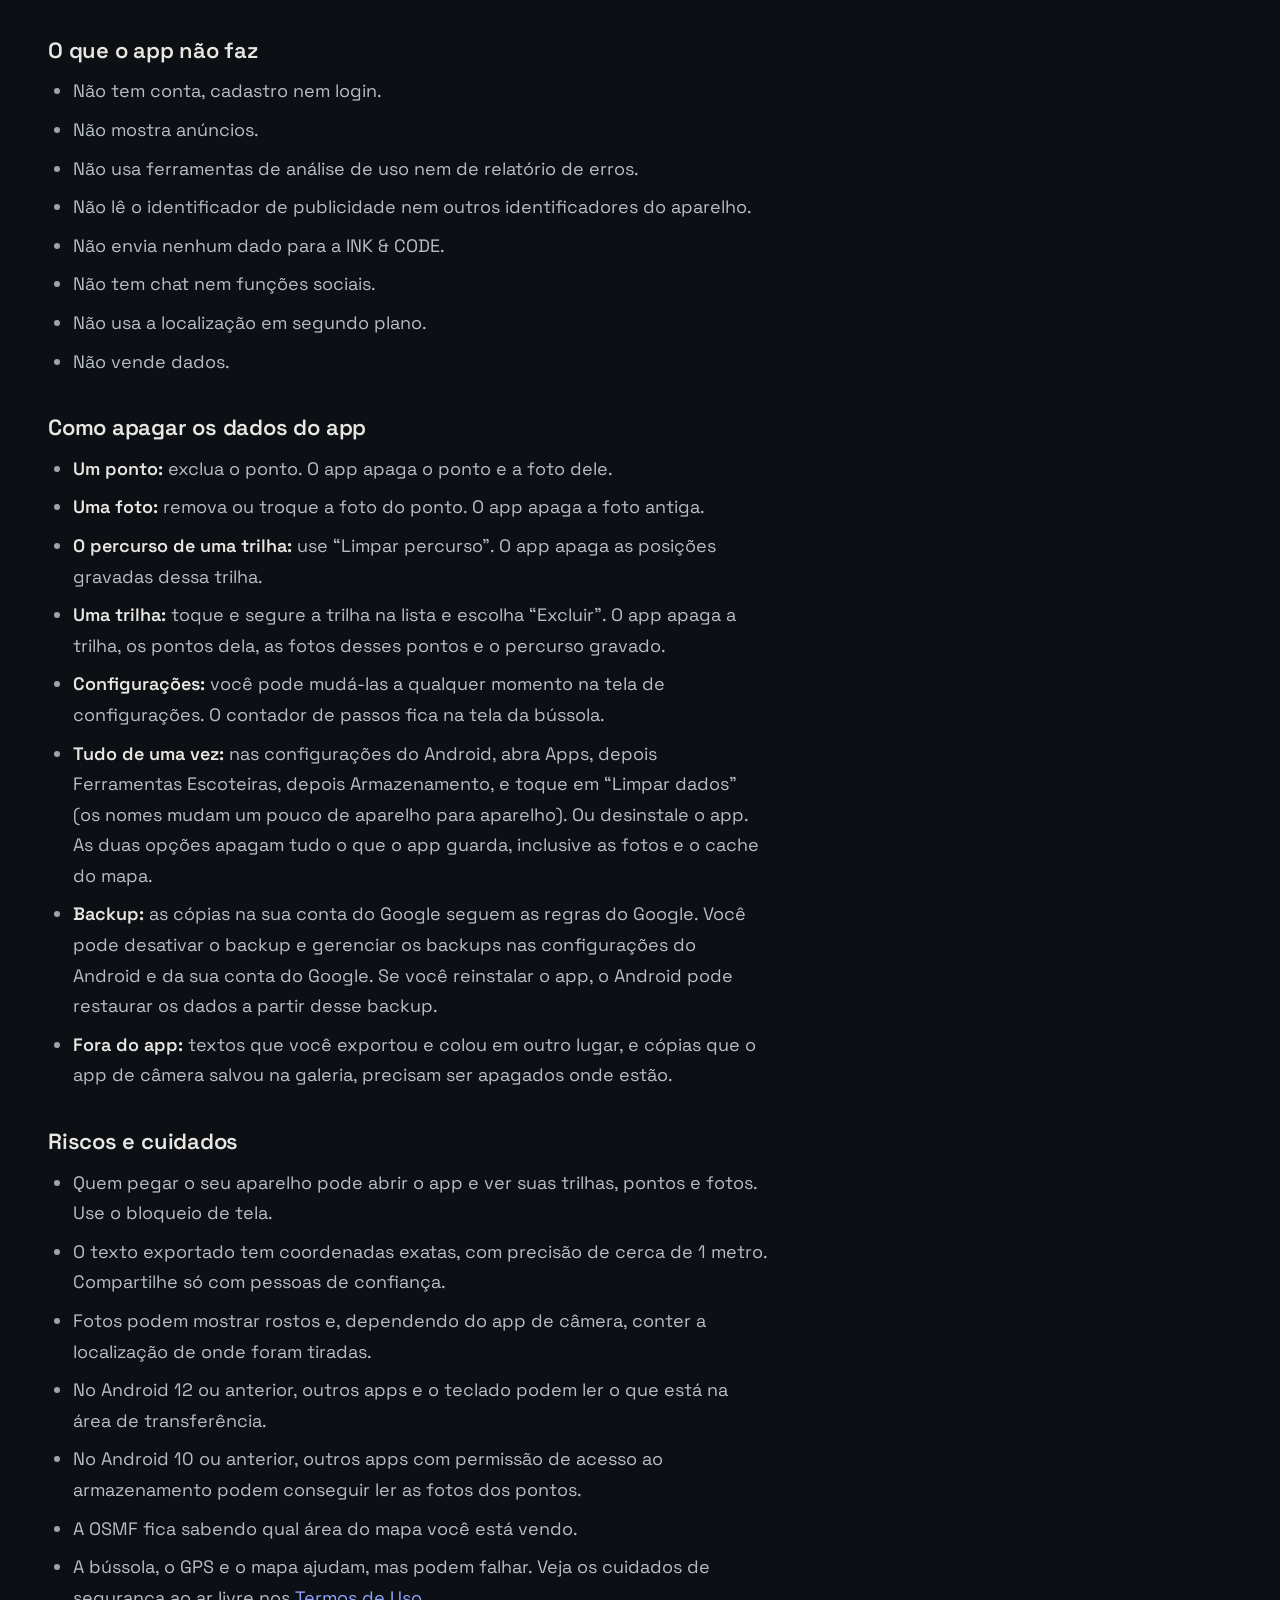
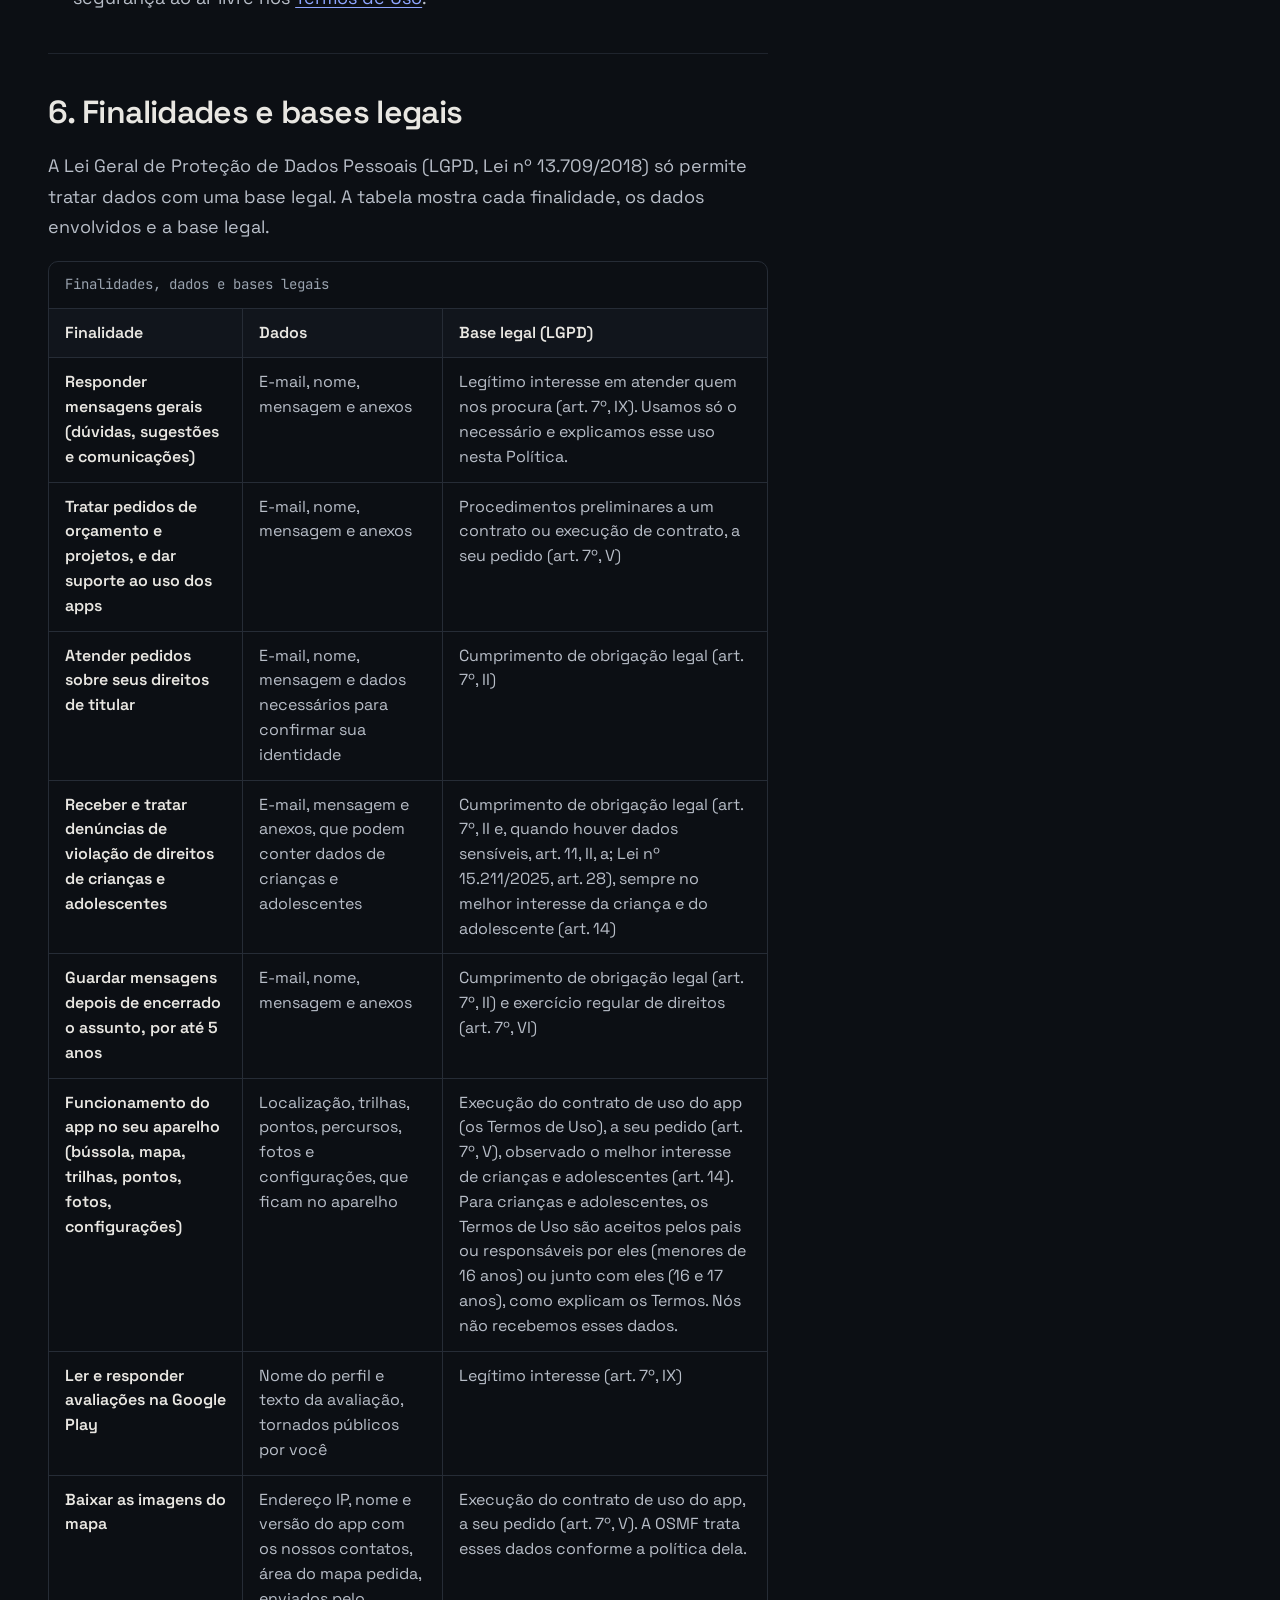
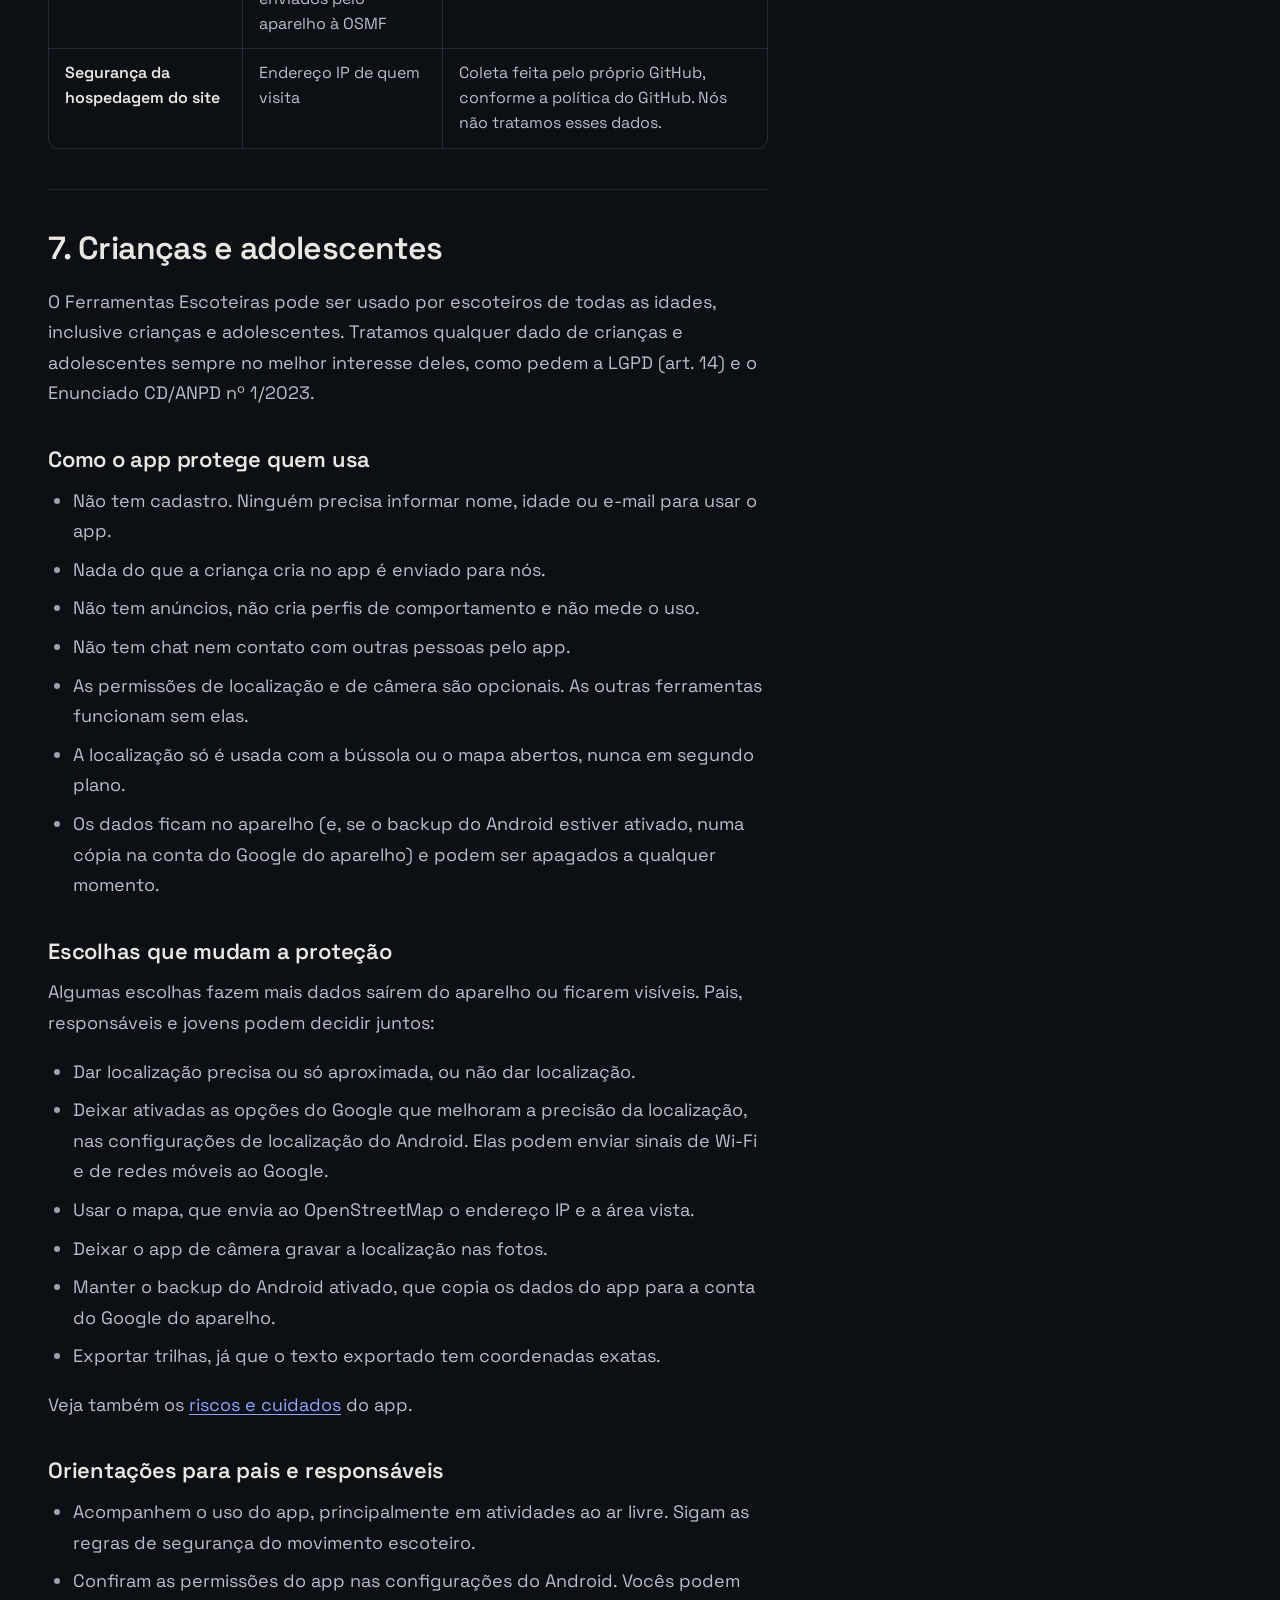
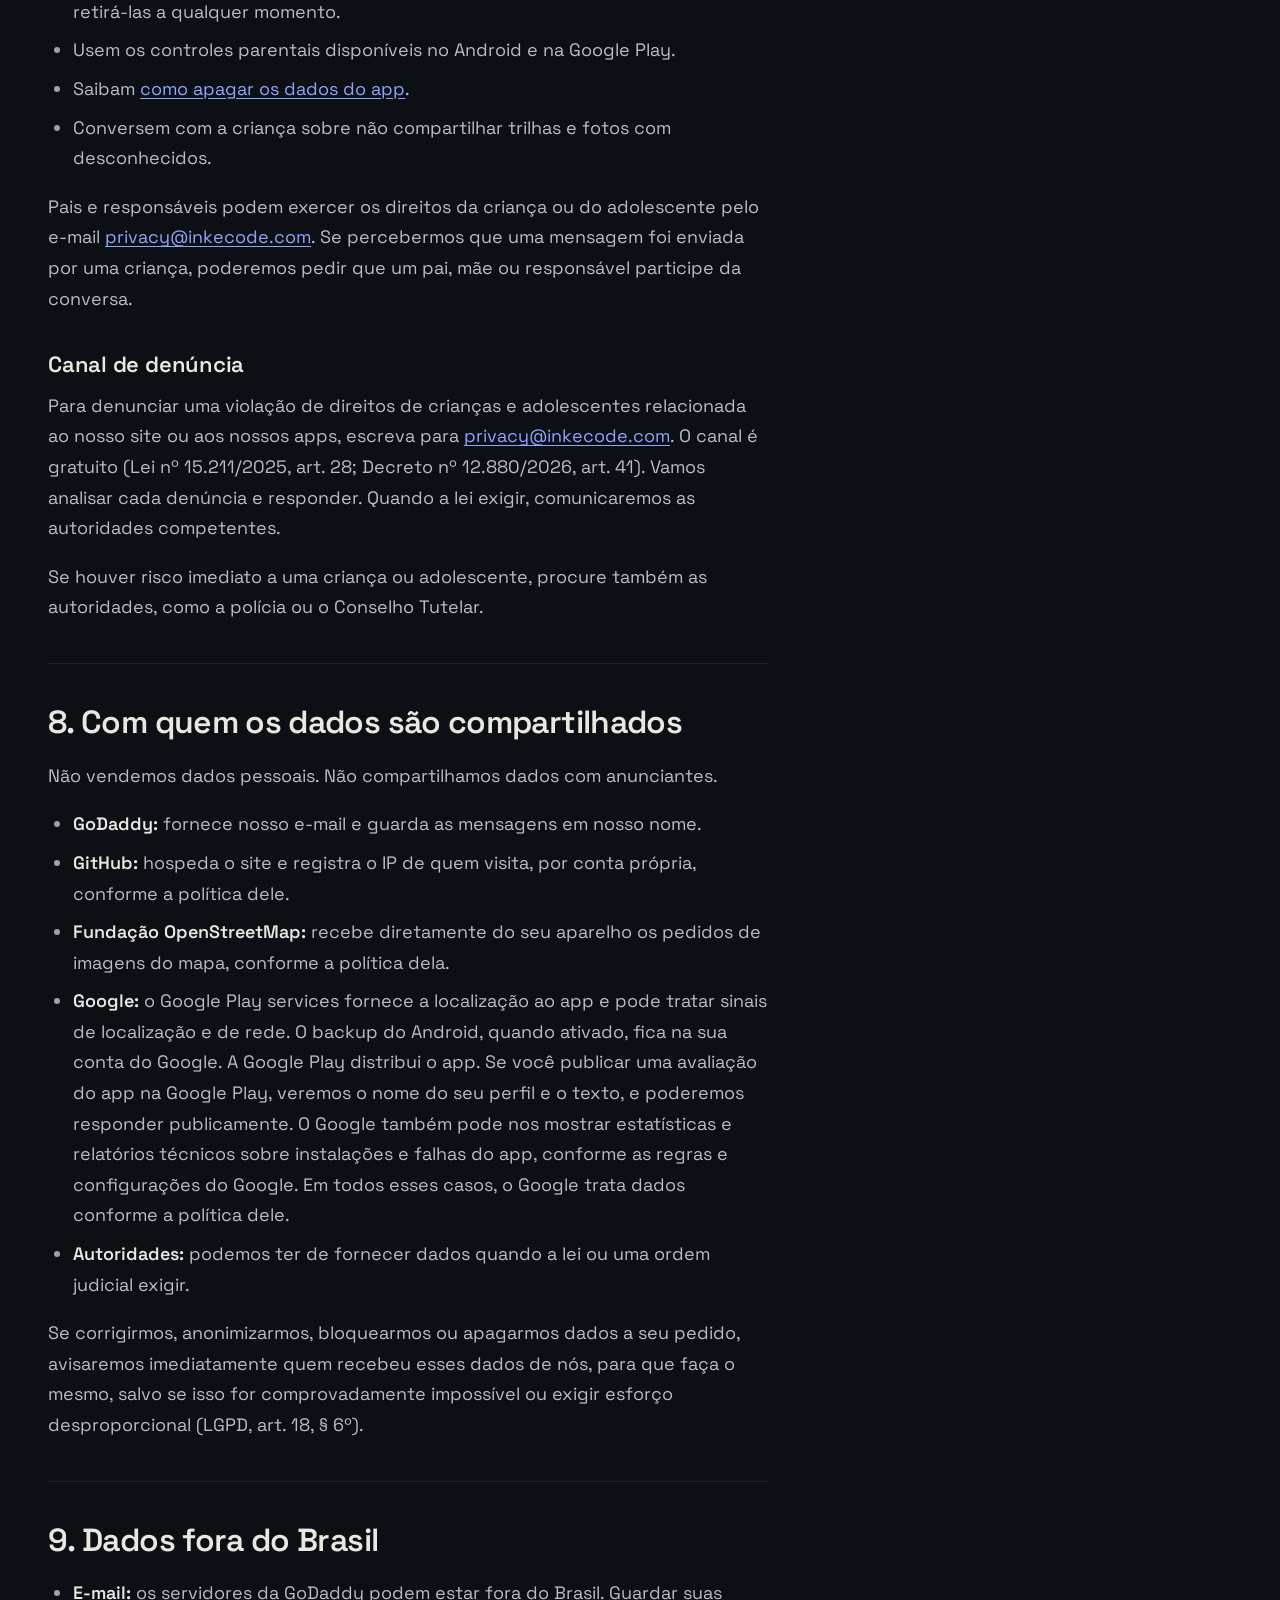
<file: pt/privacidade/index.html>
<!doctype html>
<html lang="pt-BR">
<head>
<meta charset="utf-8">
<meta name="viewport" content="width=device-width, initial-scale=1">
<meta http-equiv="Content-Security-Policy" content="default-src 'self'; img-src 'self'; style-src 'self'; font-src 'self'; script-src 'none'; object-src 'none'; base-uri 'none'; form-action 'none'">
<meta name="referrer" content="strict-origin-when-cross-origin">
<title>Política de Privacidade | Ink &amp; Code</title>
<meta name="description" content="Como a Ink &amp; Code trata dados pessoais neste site, por e-mail e no app Ferramentas Escoteiras.">
<link rel="canonical" href="https://inkecode.com/pt/privacidade/">
<link rel="alternate" hreflang="en" href="https://inkecode.com/privacy/">
<link rel="alternate" hreflang="pt-BR" href="https://inkecode.com/pt/privacidade/">
<link rel="alternate" hreflang="x-default" href="https://inkecode.com/privacy/">
<meta property="og:type" content="website">
<meta property="og:site_name" content="Ink &amp; Code">
<meta property="og:title" content="Política de Privacidade | Ink &amp; Code">
<meta property="og:description" content="Como a Ink &amp; Code trata dados pessoais neste site, por e-mail e no app Ferramentas Escoteiras.">
<meta property="og:url" content="https://inkecode.com/pt/privacidade/">
<meta property="og:locale" content="pt_BR">
<meta property="og:locale:alternate" content="en_US">
<meta name="theme-color" content="#0C0F14">
<meta name="color-scheme" content="dark">
<link rel="icon" href="/assets/img/favicon.svg" type="image/svg+xml">
<link rel="apple-touch-icon" href="/assets/img/apple-touch-icon.png">
<link rel="preload" href="/assets/fonts/space-grotesk-latin-wght-normal.woff2" as="font" type="font/woff2" crossorigin>
<link rel="stylesheet" href="/assets/css/site.css">
<link rel="expect" href="#main" blocking="render">
</head>
<body>
<a class="skip-link" href="#main">Pular para o conteúdo</a>
<header class="site-header">
<div class="container">
<a class="wordmark" href="/pt/" aria-label="Ink &amp; Code, ir para o início"><span>Ink</span><span class="wordmark-amp">&amp;</span><span>Code</span><span class="wordmark-cursor cursor" aria-hidden="true"></span></a>
<nav class="site-nav" aria-label="Principal">
<a href="/pt/#apps">apps</a>
<a href="/pt/#sob-medida">sob medida</a>
<a href="/pt/#contato">contato</a>
<a class="lang-switch" href="/privacy/" lang="en" hreflang="en" aria-label="EN, English version">EN</a>
</nav>
</div>
</header>
<main id="main" class="legal-page"><article class="legal">
<header class="legal-header">
<p class="eyebrow">jurídico</p>
<h1>Política de Privacidade</h1>
<p class="legal-meta">Última atualização: 9 de novembro de 2026 (versão 1.2)</p>
<p class="legal-lang-note">Também disponível em <a href="/privacy/" hreflang="en">inglês</a> (tradução). Em caso de divergência, prevalece esta versão em português.</p>
</header>
<nav class="legal-toc" aria-label="Índice da Política de Privacidade">
  <ol>
    <li><a href="#quem-somos">Quem somos</a></li>
    <li><a href="#canal-de-privacidade">Canal de privacidade</a></li>
    <li><a href="#site">O site inkecode.com</a></li>
    <li><a href="#mensagens-por-e-mail">Mensagens por e-mail</a></li>
    <li><a href="#ferramentas-escoteiras">O app Ferramentas Escoteiras</a></li>
    <li><a href="#finalidades-e-bases-legais">Finalidades e bases legais</a></li>
    <li><a href="#criancas-e-adolescentes">Crianças e adolescentes</a></li>
    <li><a href="#compartilhamento">Com quem os dados são compartilhados</a></li>
    <li><a href="#transferencia-internacional">Dados fora do Brasil</a></li>
    <li><a href="#retencao">Por quanto tempo guardamos</a></li>
    <li><a href="#seguranca">Segurança</a></li>
    <li><a href="#seus-direitos">Seus direitos</a></li>
    <li><a href="#exclusao-de-conta">Conta e exclusão de dados</a></li>
    <li><a href="#alteracoes">Alterações desta Política</a></li>
    <li><a href="#legislacao-e-contato">Legislação e contato</a></li>
  </ol>
</nav>

<div class="legal-summary">
  <p><strong>Em poucas palavras</strong></p>
  <ul>
    <li>Somos a INK &amp; CODE LTDA, uma pequena empresa de software de Curitiba – PR.</li>
    <li>Nosso site não usa cookies, não tem formulários e não mede suas visitas. A empresa que hospeda o site, o GitHub, registra o endereço de internet (IP) de quem visita, por segurança.</li>
    <li>O app Ferramentas Escoteiras não tem cadastro nem login. O que você cria nele, como trilhas, pontos e fotos, fica no seu celular. Se o backup do Android estiver ativado, uma cópia também vai para a sua própria conta do Google. Nós não recebemos nada disso.</li>
    <li>Para mostrar o mapa, o app baixa imagens do OpenStreetMap. Para isso, o OpenStreetMap recebe o endereço de internet do celular e a parte do mapa que aparece na tela.</li>
    <li>Para saber onde você está, o app usa o Google Play services, do Google. Conforme as configurações do aparelho, o Google pode receber sinais de localização.</li>
    <li>O app não tem anúncios e não mede o seu uso. Não vendemos dados de ninguém.</li>
    <li>Você pode apagar os dados do app no próprio app ou desinstalando o app. Veja <a href="#apagar-dados-do-app">como apagar</a>.</li>
    <li>Se você nos mandar um e-mail, usamos a mensagem só para responder e cuidar do seu pedido.</li>
    <li>Crianças: usem o app com um adulto por perto, principalmente em atividades ao ar livre. Pais e responsáveis: há <a href="#criancas-e-adolescentes">uma seção para vocês</a>.</li>
    <li>Dúvidas e pedidos sobre privacidade: <a href="mailto:privacy@inkecode.com">privacy@inkecode.com</a>. Pelo mesmo e-mail você pode denunciar violações de direitos de crianças e adolescentes.</li>
  </ul>
</div>

<section id="quem-somos">
  <h2>1. Quem somos</h2>
  <p>Esta Política explica como a INK &amp; CODE LTDA trata dados pessoais. A INK &amp; CODE LTDA é uma sociedade empresária limitada, enquadrada como microempresa (ME), com sede em Curitiba – PR, Brasil.</p>
  <dl>
    <dt>Razão social</dt>
    <dd>INK &amp; CODE LTDA</dd>
    <dt>CNPJ</dt>
    <dd>59.886.586/0001-86</dd>
    <dt>Sede</dt>
    <dd>Curitiba – PR, Brasil</dd>
    <dt>Contato sobre privacidade</dt>
    <dd><a href="mailto:privacy@inkecode.com">privacy@inkecode.com</a></dd>
  </dl>
  <p>Somos a controladora dos dados pessoais que nós tratamos, descritos nesta Política. Isso quer dizer que somos nós que decidimos como esses dados são tratados. Quando outra empresa coleta dados por conta própria, como o GitHub, a Fundação OpenStreetMap e o Google, é ela que decide como trata esses dados, conforme a política dela.</p>
  <p>Esta Política vale para:</p>
  <ul>
    <li>o site <strong>inkecode.com</strong>;</li>
    <li>as mensagens que você nos envia por e-mail;</li>
    <li>os apps que publicamos na Google Play com o nome de desenvolvedor <strong>Ink &amp; Code</strong>. Hoje, o único app é o <strong>Ferramentas Escoteiras</strong>, distribuído pela Google Play.</li>
  </ul>
  <p>Quando lançarmos outro app, ele ganhará uma seção própria nesta Política.</p>
</section>

<section id="canal-de-privacidade">
  <h2>2. Canal de privacidade</h2>
  <p>Somos um agente de tratamento de pequeno porte. Por isso, a regulamentação da Agência Nacional de Proteção de Dados (ANPD) não nos obriga a indicar um encarregado de dados (Resolução CD/ANPD nº 2/2022, art. 11).</p>
  <p>Em vez disso, mantemos um canal de comunicação: <a href="mailto:privacy@inkecode.com">privacy@inkecode.com</a>. Por ele você pode:</p>
  <ul>
    <li>tirar dúvidas sobre esta Política;</li>
    <li>pedir para exercer seus direitos (veja a <a href="#seus-direitos">seção 12</a>);</li>
    <li>enviar reclamações e comunicações;</li>
    <li>denunciar violações de direitos de crianças e adolescentes.</li>
  </ul>
  <p>A ANPD também pode nos contatar por esse e-mail. O uso do canal é gratuito.</p>
</section>

<section id="site">
  <h2>3. O site inkecode.com</h2>
  <p>O site é informativo. Ele não usa cookies, ferramentas de análise de visitas, formulários nem scripts. As fontes e imagens vêm do próprio site. O site não carrega nada de outras empresas enquanto você navega.</p>
  <h3>Hospedagem no GitHub Pages</h3>
  <p>O site é hospedado no GitHub Pages, um serviço do GitHub, Inc., empresa dos Estados Unidos. Quando alguém visita um site do GitHub Pages, o GitHub registra e guarda o endereço IP do visitante por motivos de segurança.</p>
  <p>Essa coleta é feita pelo próprio GitHub, que decide como tratar esses dados, conforme a declaração de privacidade do GitHub (<a href="https://docs.github.com/en/site-policy/privacy-policies/github-general-privacy-statement" rel="noopener" lang="en">GitHub General Privacy Statement</a>). Nós não enviamos esses dados ao GitHub e não mantemos registros de acesso ao site.</p>
  <h3>Links para outros sites</h3>
  <p>O site tem links para outros sites, como os do GitHub, do Google, do OpenStreetMap e da ANPD. Ao abrir um desses links, você sai do nosso site e passa a seguir as regras de privacidade de quem mantém o outro site.</p>
</section>

<section id="mensagens-por-e-mail">
  <h2>4. Mensagens por e-mail</h2>
  <p>Você pode nos escrever em <a href="mailto:support@inkecode.com">support@inkecode.com</a> (contato geral, suporte e projetos) ou em <a href="mailto:privacy@inkecode.com">privacy@inkecode.com</a> (privacidade e denúncias).</p>
  <h3>Que dados recebemos</h3>
  <ul>
    <li>seu endereço de e-mail;</li>
    <li>seu nome, se ele aparecer no e-mail;</li>
    <li>o texto da mensagem;</li>
    <li>os anexos que você enviar;</li>
    <li>qualquer outra informação que você decidir escrever.</li>
  </ul>
  <p>Envie só o que for necessário para o seu pedido. Para responder, precisamos do seu endereço de e-mail.</p>
  <h3>Para que usamos</h3>
  <p>Usamos esses dados só para responder e cuidar do seu pedido. Isso inclui conversas sobre projetos, suporte aos apps, pedidos sobre privacidade e denúncias. Não usamos seu e-mail para enviar propaganda.</p>
  <h3>Onde ficam</h3>
  <p>Nosso e-mail é fornecido pela GoDaddy (serviço Professional Email). As mensagens ficam guardadas nos servidores desse provedor, que podem estar fora do Brasil. A GoDaddy trata as mensagens em nosso nome, para prestar o serviço de e-mail.</p>
  <h3>Por quanto tempo</h3>
  <p>Guardamos as mensagens enquanto o assunto estiver aberto. Depois que ele termina, guardamos por até 5 anos, para cumprir obrigações legais e para defender nossos direitos, se for preciso. Depois desse prazo, apagamos.</p>
</section>

<section id="ferramentas-escoteiras">
  <h2>5. O app Ferramentas Escoteiras</h2>
  <p>O Ferramentas Escoteiras é um kit de campo para escoteiros, escotistas e trilheiros. Ele tem bússola, código Morse, sinais de pista, mapa e trilhas, cronômetro, apito, cifra e outras ferramentas. O app é para Android e está em português.</p>
  <p>Esta seção descreve a versão 3.0 do app, a primeira enviada à Google Play. Ela funciona no Android 7.0 ou mais recente. Se uma versão mudar a forma de tratar dados, atualizaremos esta seção antes de publicar essa versão.</p>
  <p>Os dados que você cria no app ficam no seu aparelho, sob o seu controle. Nós não temos acesso a eles. Mesmo assim, explicamos aqui tudo o que o app faz com eles.</p>

  <h3>Permissões e para que servem</h3>
  <div class="table-wrap" tabindex="0" role="region" aria-labelledby="tbl-permissoes">
    <table>
      <caption id="tbl-permissoes">Permissões do app Ferramentas Escoteiras</caption>
      <thead>
        <tr>
          <th scope="col">Permissão</th>
          <th scope="col">Para que serve</th>
          <th scope="col">É obrigatória?</th>
        </tr>
      </thead>
      <tbody>
        <tr>
          <th scope="row">Localização (precisa ou aproximada)</th>
          <td>Na bússola: mostrar latitude, longitude e altitude na tela. No mapa: mostrar onde você está, gravar o percurso quando você toca em “Gravar” e criar pontos na posição atual.</td>
          <td>Não. O app pede quando você abre a bússola ou o mapa. Se você negar, a bússola funciona sem as coordenadas e o mapa funciona sem a sua posição. No Android 12 ou mais recente, você pode permitir só a localização aproximada.</td>
        </tr>
        <tr>
          <th scope="row">Câmera</th>
          <td>Acender e apagar a lanterna para enviar código Morse. Nesse caso, nenhuma imagem é capturada. Também serve para abrir o app de câmera do aparelho quando você quer tirar uma foto de um ponto.</td>
          <td>Não. Você pode negar e continuar usando as outras ferramentas.</td>
        </tr>
        <tr>
          <th scope="row">Internet e estado da rede</th>
          <td>Baixar as imagens do mapa do OpenStreetMap e verificar se há conexão antes de baixar.</td>
          <td>Concedidas na instalação. O app não usa a internet para mais nada.</td>
        </tr>
        <tr>
          <th scope="row">Vibração</th>
          <td>Vibrar o aparelho quando o alarme do cronômetro toca.</td>
          <td>Concedida na instalação.</td>
        </tr>
      </tbody>
    </table>
  </div>
  <p>O Android pode mostrar outras permissões técnicas na lista do app. Elas são de uso interno e não dão acesso aos seus dados. O app não pede permissão para usar serviço em primeiro plano nem para gravar no armazenamento compartilhado do aparelho. Ele não tem nenhum serviço em primeiro plano e não usa a localização em segundo plano.</p>

  <h3>Quando o app usa a localização</h3>
  <ul>
    <li>Só enquanto a tela da bússola ou a tela do mapa está aberta.</li>
    <li>O app não usa a localização em segundo plano.</li>
    <li>Quando a tela sai de primeiro plano, o app para de usar a localização. Isso acontece, por exemplo, quando você troca de app, apaga a tela ou abre a câmera para tirar a foto de um ponto. A gravação do percurso também para nesses casos.</li>
    <li>O app pede a posição ao Google Play services, um componente do Google instalado no aparelho. Dependendo das configurações de localização do aparelho, o Google Play services pode usar sinais de GPS, Wi-Fi e redes móveis e enviá-los ao Google para calcular a posição, conforme a Política de Privacidade do Google. O próprio app não envia a sua localização para o Google nem para nós.</li>
  </ul>

  <h3>Dados que você cria e onde eles ficam</h3>
  <dl>
    <dt>Trilhas</dt>
    <dd>Nome da trilha (por padrão, “Trilha” com o dia e a hora em que foi criada; você pode mudar), data de criação e data da última alteração. Essas datas mostram quando você usou a trilha.</dd>
    <dt>Pontos</dt>
    <dd>Latitude, longitude, nome e descrição que você digita, data de criação, ordem na trilha e, se você quiser, uma foto.</dd>
    <dt>Percursos gravados</dt>
    <dd>Latitude, longitude e horário de cada posição. O app registra uma posição a cada poucos segundos, só enquanto a gravação está ligada e a tela do mapa está aberta.</dd>
    <dt>Fotos dos pontos</dt>
    <dd>Ficam numa pasta do próprio app no armazenamento do aparelho, não na galeria. Quem tira a foto é o app de câmera do seu aparelho. Alguns apps de câmera também podem salvar uma cópia na galeria. O Ferramentas Escoteiras não adiciona nem remove dados de localização das fotos. Se o seu app de câmera grava a localização nas fotos, essa informação fica dentro da foto.</dd>
    <dt>Configurações</dt>
    <dd>Passos escoteiros por 10 metros, declinação magnética, contador de passos da bússola (um contador que você aciona com os botões + e −, não um pedômetro) e tema.</dd>
    <dt>Cache do mapa</dt>
    <dd>Imagens das áreas do mapa que você já viu, guardadas para carregar mais rápido. Elas mostram, de forma indireta, os lugares que você olhou no mapa. A biblioteca de mapas limita o tamanho desse cache.</dd>
    <dt>Texto do Morse e da cifra</dt>
    <dd>Não é guardado. Ele só vai para a área de transferência quando você toca em copiar.</dd>
    <dt>Sensores e coordenadas da bússola</dt>
    <dd>O acelerômetro, o magnetômetro e o sensor de rotação são lidos na hora, para a bússola, o nível e a calibração. As coordenadas da bússola só aparecem na tela. Nada disso é guardado.</dd>
  </dl>
  <p>Trilhas, pontos, percursos e configurações ficam na área privada do app no aparelho. As fotos ficam numa pasta do app. O cache do mapa fica na pasta de cache do app, nunca numa pasta compartilhada.</p>

  <h3>O que sai do aparelho</h3>
  <ul>
    <li><strong>OpenStreetMap.</strong> Para mostrar o mapa, o app baixa imagens dos servidores de mapas da Fundação OpenStreetMap (OSMF), por conexão segura (HTTPS). Em cada pedido, a OSMF recebe o endereço IP do aparelho, a identificação do app (o nome e a versão do app e os nossos contatos: o site inkecode.com e o e-mail support@inkecode.com) e a área do mapa pedida. Essa área costuma ser a região onde você está. Quando você abre uma trilha salva, o mapa mostra a área dos pontos e do percurso dessa trilha, então a OSMF também recebe essa área. O mesmo vale para qualquer lugar para onde você move o mapa. A OSMF trata esses dados conforme a <a href="https://osmfoundation.org/wiki/Privacy_Policy" rel="noopener" lang="en">Privacy Policy</a> dela, que informa que a rede de servidores da OSMF pode gerar um registro da sua localização.</li>
    <li><strong>Google Play services.</strong> O app pede a localização ao Google Play services, um componente do Google instalado no aparelho. O app não envia dados ao Google por conta própria. O Google Play services pode tratar sinais de localização e de rede, como Wi-Fi e redes móveis, e dados técnicos de uso dos seus serviços. Isso segue as configurações de localização do aparelho e a <a href="https://policies.google.com/privacy" rel="noopener">Política de Privacidade do Google</a>. O Android também pode usar o Google Play services para obter a fonte de emojis que o app mostra. Os dados que você cria no app não fazem parte disso.</li>
    <li><strong>Backup do Android.</strong> Se o backup estiver ativado no aparelho, o Android pode copiar os dados do app para a sua conta do Google. A cópia pode incluir trilhas, pontos, percursos gravados, fotos dos pontos e configurações. O cache do mapa nunca entra no backup. O backup fica na sua conta do Google e nunca chega a nós. No Android 9 ou mais recente, se o aparelho tiver bloqueio de tela (PIN, padrão ou senha), o backup é criptografado com ele. O Android tem um limite de 25 MB de backup por app. Se os dados do app passarem desse limite, por exemplo com muitas fotos, o Android para de fazer o backup do app até os dados voltarem a ficar abaixo de 25 MB.</li>
    <li><strong>Exportar uma trilha.</strong> Quando você toca em “Exportar trilha”, o app copia para a área de transferência um texto com o nome da trilha e, de cada ponto, o nome, as coordenadas, a descrição, o azimute, a distância e os passos escoteiros. O percurso gravado e as fotos não entram nesse texto. O texto só vai para onde você colar.</li>
    <li><strong>Copiar no Morse e na cifra.</strong> O texto vai para a área de transferência só quando você toca em copiar.</li>
    <li><strong>App de câmera.</strong> Para tirar a foto de um ponto, o app dá ao seu app de câmera acesso temporário ao arquivo da nova foto, para que ele possa salvá-la. O app não envia as fotos a ninguém.</li>
    <li><strong>Links da tela Sobre.</strong> Eles abrem o seu app de e-mail ou o navegador. O app em si não envia nada.</li>
  </ul>

  <h3>O que o app não faz</h3>
  <ul>
    <li>Não tem conta, cadastro nem login.</li>
    <li>Não mostra anúncios.</li>
    <li>Não usa ferramentas de análise de uso nem de relatório de erros.</li>
    <li>Não lê o identificador de publicidade nem outros identificadores do aparelho.</li>
    <li>Não envia nenhum dado para a INK &amp; CODE.</li>
    <li>Não tem chat nem funções sociais.</li>
    <li>Não usa a localização em segundo plano.</li>
    <li>Não vende dados.</li>
  </ul>

  <h3 id="apagar-dados-do-app">Como apagar os dados do app</h3>
  <ul>
    <li><strong>Um ponto:</strong> exclua o ponto. O app apaga o ponto e a foto dele.</li>
    <li><strong>Uma foto:</strong> remova ou troque a foto do ponto. O app apaga a foto antiga.</li>
    <li><strong>O percurso de uma trilha:</strong> use “Limpar percurso”. O app apaga as posições gravadas dessa trilha.</li>
    <li><strong>Uma trilha:</strong> toque e segure a trilha na lista e escolha “Excluir”. O app apaga a trilha, os pontos dela, as fotos desses pontos e o percurso gravado.</li>
    <li><strong>Configurações:</strong> você pode mudá-las a qualquer momento na tela de configurações. O contador de passos fica na tela da bússola.</li>
    <li><strong>Tudo de uma vez:</strong> nas configurações do Android, abra Apps, depois Ferramentas Escoteiras, depois Armazenamento, e toque em “Limpar dados” (os nomes mudam um pouco de aparelho para aparelho). Ou desinstale o app. As duas opções apagam tudo o que o app guarda, inclusive as fotos e o cache do mapa.</li>
    <li><strong>Backup:</strong> as cópias na sua conta do Google seguem as regras do Google. Você pode desativar o backup e gerenciar os backups nas configurações do Android e da sua conta do Google. Se você reinstalar o app, o Android pode restaurar os dados a partir desse backup.</li>
    <li><strong>Fora do app:</strong> textos que você exportou e colou em outro lugar, e cópias que o app de câmera salvou na galeria, precisam ser apagados onde estão.</li>
  </ul>

  <h3 id="riscos-e-cuidados">Riscos e cuidados</h3>
  <ul>
    <li>Quem pegar o seu aparelho pode abrir o app e ver suas trilhas, pontos e fotos. Use o bloqueio de tela.</li>
    <li>O texto exportado tem coordenadas exatas, com precisão de cerca de 1 metro. Compartilhe só com pessoas de confiança.</li>
    <li>Fotos podem mostrar rostos e, dependendo do app de câmera, conter a localização de onde foram tiradas.</li>
    <li>No Android 12 ou anterior, outros apps e o teclado podem ler o que está na área de transferência.</li>
    <li>No Android 10 ou anterior, outros apps com permissão de acesso ao armazenamento podem conseguir ler as fotos dos pontos.</li>
    <li>A OSMF fica sabendo qual área do mapa você está vendo.</li>
    <li>A bússola, o GPS e o mapa ajudam, mas podem falhar. Veja os cuidados de segurança ao ar livre nos <a href="/pt/termos/">Termos de Uso</a>.</li>
  </ul>
</section>

<section id="finalidades-e-bases-legais">
  <h2>6. Finalidades e bases legais</h2>
  <p>A Lei Geral de Proteção de Dados Pessoais (LGPD, Lei nº 13.709/2018) só permite tratar dados com uma base legal. A tabela mostra cada finalidade, os dados envolvidos e a base legal.</p>
  <div class="table-wrap" tabindex="0" role="region" aria-labelledby="tbl-finalidades">
    <table>
      <caption id="tbl-finalidades">Finalidades, dados e bases legais</caption>
      <thead>
        <tr>
          <th scope="col">Finalidade</th>
          <th scope="col">Dados</th>
          <th scope="col">Base legal (LGPD)</th>
        </tr>
      </thead>
      <tbody>
        <tr>
          <th scope="row">Responder mensagens gerais (dúvidas, sugestões e comunicações)</th>
          <td>E-mail, nome, mensagem e anexos</td>
          <td>Legítimo interesse em atender quem nos procura (art. 7º, IX). Usamos só o necessário e explicamos esse uso nesta Política.</td>
        </tr>
        <tr>
          <th scope="row">Tratar pedidos de orçamento e projetos, e dar suporte ao uso dos apps</th>
          <td>E-mail, nome, mensagem e anexos</td>
          <td>Procedimentos preliminares a um contrato ou execução de contrato, a seu pedido (art. 7º, V)</td>
        </tr>
        <tr>
          <th scope="row">Atender pedidos sobre seus direitos de titular</th>
          <td>E-mail, nome, mensagem e dados necessários para confirmar sua identidade</td>
          <td>Cumprimento de obrigação legal (art. 7º, II)</td>
        </tr>
        <tr>
          <th scope="row">Receber e tratar denúncias de violação de direitos de crianças e adolescentes</th>
          <td>E-mail, mensagem e anexos, que podem conter dados de crianças e adolescentes</td>
          <td>Cumprimento de obrigação legal (art. 7º, II e, quando houver dados sensíveis, art. 11, II, a; Lei nº 15.211/2025, art. 28), sempre no melhor interesse da criança e do adolescente (art. 14)</td>
        </tr>
        <tr>
          <th scope="row">Guardar mensagens depois de encerrado o assunto, por até 5 anos</th>
          <td>E-mail, nome, mensagem e anexos</td>
          <td>Cumprimento de obrigação legal (art. 7º, II) e exercício regular de direitos (art. 7º, VI)</td>
        </tr>
        <tr>
          <th scope="row">Funcionamento do app no seu aparelho (bússola, mapa, trilhas, pontos, fotos, configurações)</th>
          <td>Localização, trilhas, pontos, percursos, fotos e configurações, que ficam no aparelho</td>
          <td>Execução do contrato de uso do app (os Termos de Uso), a seu pedido (art. 7º, V), observado o melhor interesse de crianças e adolescentes (art. 14). Para crianças e adolescentes, os Termos de Uso são aceitos pelos pais ou responsáveis por eles (menores de 16 anos) ou junto com eles (16 e 17 anos), como explicam os Termos. Nós não recebemos esses dados.</td>
        </tr>
        <tr>
          <th scope="row">Ler e responder avaliações na Google Play</th>
          <td>Nome do perfil e texto da avaliação, tornados públicos por você</td>
          <td>Legítimo interesse (art. 7º, IX)</td>
        </tr>
        <tr>
          <th scope="row">Baixar as imagens do mapa</th>
          <td>Endereço IP, nome e versão do app com os nossos contatos, área do mapa pedida, enviados pelo aparelho à OSMF</td>
          <td>Execução do contrato de uso do app, a seu pedido (art. 7º, V). A OSMF trata esses dados conforme a política dela.</td>
        </tr>
        <tr>
          <th scope="row">Segurança da hospedagem do site</th>
          <td>Endereço IP de quem visita</td>
          <td>Coleta feita pelo próprio GitHub, conforme a política do GitHub. Nós não tratamos esses dados.</td>
        </tr>
      </tbody>
    </table>
  </div>
</section>

<section id="criancas-e-adolescentes">
  <h2>7. Crianças e adolescentes</h2>
  <p>O Ferramentas Escoteiras pode ser usado por escoteiros de todas as idades, inclusive crianças e adolescentes. Tratamos qualquer dado de crianças e adolescentes sempre no melhor interesse deles, como pedem a LGPD (art. 14) e o Enunciado CD/ANPD nº 1/2023.</p>
  <h3>Como o app protege quem usa</h3>
  <ul>
    <li>Não tem cadastro. Ninguém precisa informar nome, idade ou e-mail para usar o app.</li>
    <li>Nada do que a criança cria no app é enviado para nós.</li>
    <li>Não tem anúncios, não cria perfis de comportamento e não mede o uso.</li>
    <li>Não tem chat nem contato com outras pessoas pelo app.</li>
    <li>As permissões de localização e de câmera são opcionais. As outras ferramentas funcionam sem elas.</li>
    <li>A localização só é usada com a bússola ou o mapa abertos, nunca em segundo plano.</li>
    <li>Os dados ficam no aparelho (e, se o backup do Android estiver ativado, numa cópia na conta do Google do aparelho) e podem ser apagados a qualquer momento.</li>
  </ul>
  <h3>Escolhas que mudam a proteção</h3>
  <p>Algumas escolhas fazem mais dados saírem do aparelho ou ficarem visíveis. Pais, responsáveis e jovens podem decidir juntos:</p>
  <ul>
    <li>Dar localização precisa ou só aproximada, ou não dar localização.</li>
    <li>Deixar ativadas as opções do Google que melhoram a precisão da localização, nas configurações de localização do Android. Elas podem enviar sinais de Wi-Fi e de redes móveis ao Google.</li>
    <li>Usar o mapa, que envia ao OpenStreetMap o endereço IP e a área vista.</li>
    <li>Deixar o app de câmera gravar a localização nas fotos.</li>
    <li>Manter o backup do Android ativado, que copia os dados do app para a conta do Google do aparelho.</li>
    <li>Exportar trilhas, já que o texto exportado tem coordenadas exatas.</li>
  </ul>
  <p>Veja também os <a href="#riscos-e-cuidados">riscos e cuidados</a> do app.</p>
  <h3>Orientações para pais e responsáveis</h3>
  <ul>
    <li>Acompanhem o uso do app, principalmente em atividades ao ar livre. Sigam as regras de segurança do movimento escoteiro.</li>
    <li>Confiram as permissões do app nas configurações do Android. Vocês podem retirá-las a qualquer momento.</li>
    <li>Usem os controles parentais disponíveis no Android e na Google Play.</li>
    <li>Saibam <a href="#apagar-dados-do-app">como apagar os dados do app</a>.</li>
    <li>Conversem com a criança sobre não compartilhar trilhas e fotos com desconhecidos.</li>
  </ul>
  <p>Pais e responsáveis podem exercer os direitos da criança ou do adolescente pelo e-mail <a href="mailto:privacy@inkecode.com">privacy@inkecode.com</a>. Se percebermos que uma mensagem foi enviada por uma criança, poderemos pedir que um pai, mãe ou responsável participe da conversa.</p>
  <h3>Canal de denúncia</h3>
  <p>Para denunciar uma violação de direitos de crianças e adolescentes relacionada ao nosso site ou aos nossos apps, escreva para <a href="mailto:privacy@inkecode.com">privacy@inkecode.com</a>. O canal é gratuito (Lei nº 15.211/2025, art. 28; Decreto nº 12.880/2026, art. 41). Vamos analisar cada denúncia e responder. Quando a lei exigir, comunicaremos as autoridades competentes.</p>
  <p>Se houver risco imediato a uma criança ou adolescente, procure também as autoridades, como a polícia ou o Conselho Tutelar.</p>
</section>

<section id="compartilhamento">
  <h2>8. Com quem os dados são compartilhados</h2>
  <p>Não vendemos dados pessoais. Não compartilhamos dados com anunciantes.</p>
  <ul>
    <li><strong>GoDaddy:</strong> fornece nosso e-mail e guarda as mensagens em nosso nome.</li>
    <li><strong>GitHub:</strong> hospeda o site e registra o IP de quem visita, por conta própria, conforme a política dele.</li>
    <li><strong>Fundação OpenStreetMap:</strong> recebe diretamente do seu aparelho os pedidos de imagens do mapa, conforme a política dela.</li>
    <li><strong>Google:</strong> o Google Play services fornece a localização ao app e pode tratar sinais de localização e de rede. O backup do Android, quando ativado, fica na sua conta do Google. A Google Play distribui o app. Se você publicar uma avaliação do app na Google Play, veremos o nome do seu perfil e o texto, e poderemos responder publicamente. O Google também pode nos mostrar estatísticas e relatórios técnicos sobre instalações e falhas do app, conforme as regras e configurações do Google. Em todos esses casos, o Google trata dados conforme a política dele.</li>
    <li><strong>Autoridades:</strong> podemos ter de fornecer dados quando a lei ou uma ordem judicial exigir.</li>
  </ul>
  <p>Se corrigirmos, anonimizarmos, bloquearmos ou apagarmos dados a seu pedido, avisaremos imediatamente quem recebeu esses dados de nós, para que faça o mesmo, salvo se isso for comprovadamente impossível ou exigir esforço desproporcional (LGPD, art. 18, § 6º).</p>
</section>

<section id="transferencia-internacional">
  <h2>9. Dados fora do Brasil</h2>
  <ul>
    <li><strong>E-mail:</strong> os servidores da GoDaddy podem estar fora do Brasil. Guardar suas mensagens lá pode ser uma transferência internacional de dados feita por nós. Nós a fazemos com base no art. 33, IX, da LGPD, quando ela é necessária para executar um contrato ou procedimentos preliminares a seu pedido, para cumprir obrigação legal ou para exercer direitos (art. 7º, II, V e VI).</li>
    <li><strong>Site:</strong> o GitHub fica nos Estados Unidos e coleta o IP diretamente de quem visita. Essa é uma coleta feita pelo próprio GitHub, não uma transferência feita por nós.</li>
    <li><strong>App:</strong> a OSMF e o Google recebem dados diretamente do seu aparelho, e os servidores deles podem estar em vários países. Também nesses casos a coleta é feita por eles, não uma transferência feita por nós.</li>
  </ul>
</section>

<section id="retencao">
  <h2>10. Por quanto tempo guardamos</h2>
  <ul>
    <li><strong>Mensagens por e-mail:</strong> enquanto o assunto estiver aberto e, depois, por até 5 anos, para cumprir obrigações legais e defender direitos. Depois disso, apagamos.</li>
    <li><strong>Dados do app:</strong> ficam no seu aparelho até você apagar (veja <a href="#apagar-dados-do-app">como apagar</a>). Se o backup do Android estiver ativado, a cópia na sua conta do Google segue as regras do Google. Nós não guardamos cópia.</li>
    <li><strong>Visitas ao site:</strong> não guardamos registros. O GitHub guarda o IP pelo tempo definido na política dele.</li>
    <li><strong>OpenStreetMap e Google:</strong> o tempo de guarda é definido pela política de cada um. A política da OSMF não informa por quanto tempo guarda os registros dos pedidos de mapa.</li>
  </ul>
  <p>Quando a finalidade termina, apagamos os dados. Só os mantemos nos casos que a LGPD permite, como para cumprir uma obrigação legal (arts. 15 e 16).</p>
</section>

<section id="seguranca">
  <h2>11. Segurança</h2>
  <ul>
    <li>Coletamos o mínimo possível. O site não tem formulários nem scripts, e o app não envia seus dados para nós.</li>
    <li>O site é estático e é servido por conexão segura (HTTPS).</li>
    <li>O app baixa as imagens do mapa por HTTPS.</li>
    <li>Os dados do app ficam no seu aparelho, nas áreas do próprio app. A proteção deles também depende do aparelho: mantenha o bloqueio de tela ativado e o Android atualizado.</li>
    <li>Nosso e-mail é fornecido pela GoDaddy, que cuida da segurança dos servidores dela.</li>
  </ul>
  <p>Nenhum sistema é totalmente seguro. Se um incidente de segurança puder causar risco ou dano relevante às pessoas, avisaremos a ANPD e as pessoas afetadas, nos prazos da regulamentação da ANPD (LGPD, art. 48).</p>
</section>

<section id="seus-direitos">
  <h2>12. Seus direitos</h2>
  <p>A LGPD (art. 18) garante a você o direito de:</p>
  <ol>
    <li>confirmar se tratamos dados seus;</li>
    <li>acessar seus dados;</li>
    <li>corrigir dados incompletos, errados ou desatualizados;</li>
    <li>pedir a anonimização, o bloqueio ou a eliminação de dados desnecessários, excessivos ou tratados em desacordo com a lei;</li>
    <li>pedir a portabilidade dos seus dados para outro fornecedor;</li>
    <li>pedir a eliminação de dados tratados com base no seu consentimento;</li>
    <li>saber com quem compartilhamos seus dados;</li>
    <li>saber que pode não dar consentimento e o que acontece se não der;</li>
    <li>revogar o consentimento.</li>
  </ol>
  <p>Você também pode se opor a um tratamento feito sem consentimento, se ele não cumprir a LGPD. E pode apresentar reclamação à <a href="https://www.gov.br/anpd" rel="noopener">Agência Nacional de Proteção de Dados (ANPD)</a> e aos órgãos de defesa do consumidor, como o Procon.</p>
  <h3>Como pedir</h3>
  <ul>
    <li>Escreva para <a href="mailto:privacy@inkecode.com">privacy@inkecode.com</a>. Você ou seu representante legal pode fazer o pedido.</li>
    <li>O pedido é gratuito.</li>
    <li>Só pediremos dados para confirmar sua identidade quando isso for necessário para proteger você.</li>
    <li>Se não pudermos atender na hora, explicaremos o motivo.</li>
  </ul>
  <h3>Prazos</h3>
  <p>Seguimos os prazos da LGPD (art. 19) e da regulamentação da ANPD para agentes de pequeno porte (Resolução CD/ANPD nº 2/2022, arts. 14 e 15). Para confirmar se tratamos seus dados ou dar acesso a eles, podemos responder de forma simplificada em até 15 dias, ou com uma declaração completa em até 30 dias.</p>
  <h3>Dados que ficam no seu aparelho</h3>
  <p>Os dados do app ficam no seu aparelho e, se o backup do Android estiver ativado, numa cópia na sua conta do Google. Você mesmo pode vê-los e corrigi-los no app, e apagá-los no app ou nas configurações do Android (veja <a href="#apagar-dados-do-app">como apagar</a>). Nós não temos acesso a eles, então não conseguimos mostrá-los nem apagá-los por você. Se precisar, explicamos como fazer. Para dados tratados pelo GitHub, pela OSMF ou pelo Google, você também pode procurar diretamente essas empresas. Podemos ajudar a indicar o caminho.</p>
</section>

<section id="exclusao-de-conta">
  <h2>13. Conta e exclusão de dados</h2>
  <p>Nossos apps não criam contas. Por isso, não há conta para excluir. Para apagar os dados do Ferramentas Escoteiras, siga os passos de <a href="#apagar-dados-do-app">como apagar os dados do app</a>.</p>
  <p>Para apagar mensagens que você nos enviou, escreva para <a href="mailto:privacy@inkecode.com">privacy@inkecode.com</a>. Apagaremos o que não precisarmos guardar por obrigação legal ou para defender direitos.</p>
</section>

<section id="alteracoes">
  <h2>14. Alterações desta Política</h2>
  <p>Podemos atualizar esta Política. A data da última atualização e a versão ficam no topo da página.</p>
  <p>Se mudarmos a finalidade, a forma ou o tempo de tratamento, quem é o controlador ou com quem compartilhamos dados, publicaremos a nova versão nesta página com um resumo das mudanças em destaque. Quando a mudança afetar um app, também a indicaremos nas notas da nova versão na Google Play. Quando o tratamento se basear no seu consentimento e você não concordar com a mudança, poderá revogar o consentimento.</p>
  <h3>Histórico de versões</h3>
  <ul>
    <li>Versão 1.2, de 9 de novembro de 2026: o app passou a exigir o Android 7.0 ou mais recente, por isso saíram os trechos sobre o Android 5 e 6. O texto também passou a tratar o app como enviado à Google Play. Nada mudou na forma de tratar dados.</li>
    <li>Versão 1.1, de 8 de novembro de 2026: a seção do app passou a descrever a versão 3.0 do Ferramentas Escoteiras. O app não tem mais as permissões de serviço em primeiro plano e de gravar no armazenamento; o cache do mapa fica na pasta de cache do app, nunca numa pasta compartilhada, e não entra no backup; excluir uma trilha também apaga as fotos dos pontos dela; e os pedidos ao OpenStreetMap passaram a identificar o app pelo nome, pela versão e pelos nossos contatos.</li>
    <li>Versão 1.0, de 7 de novembro de 2026: primeira versão.</li>
  </ul>
</section>

<section id="legislacao-e-contato">
  <h2>15. Legislação e contato</h2>
  <p>Esta Política segue as leis brasileiras, em especial:</p>
  <ul>
    <li>Lei Geral de Proteção de Dados Pessoais (LGPD, Lei nº 13.709/2018);</li>
    <li>Marco Civil da Internet (Lei nº 12.965/2014);</li>
    <li>Estatuto da Criança e do Adolescente (ECA, Lei nº 8.069/1990);</li>
    <li>ECA Digital (Lei nº 15.211/2025) e o Decreto nº 12.880/2026, que o regulamenta;</li>
    <li>as normas da Agência Nacional de Proteção de Dados (ANPD).</li>
  </ul>
  <dl>
    <dt>Controladora</dt>
    <dd>INK &amp; CODE LTDA, CNPJ 59.886.586/0001-86, Curitiba – PR, Brasil</dd>
    <dt>Privacidade e denúncias</dt>
    <dd><a href="mailto:privacy@inkecode.com">privacy@inkecode.com</a></dd>
    <dt>Contato geral</dt>
    <dd><a href="mailto:support@inkecode.com">support@inkecode.com</a></dd>
    <dt>Autoridade de proteção de dados</dt>
    <dd><a href="https://www.gov.br/anpd" rel="noopener">Agência Nacional de Proteção de Dados (ANPD)</a></dd>
  </dl>
</section>
</article></main>
<footer class="site-footer">
<div class="container">
<div class="footer-brand">
<span class="footer-wordmark">Ink<span class="wordmark-amp">&amp;</span>Code</span>
<p class="footer-legal">© 2026 INK &amp; CODE LTDA<br>CNPJ 59.886.586/0001-86, Curitiba – PR</p>
</div>
<nav class="footer-nav" aria-label="Rodapé">
<a href="/pt/privacidade/">Política de Privacidade</a>
<a href="/pt/termos/">Termos de Uso</a>
<a href="/privacy/" lang="en" hreflang="en">English</a>
</nav>
</div>
</footer>
</body>
</html>
</file>
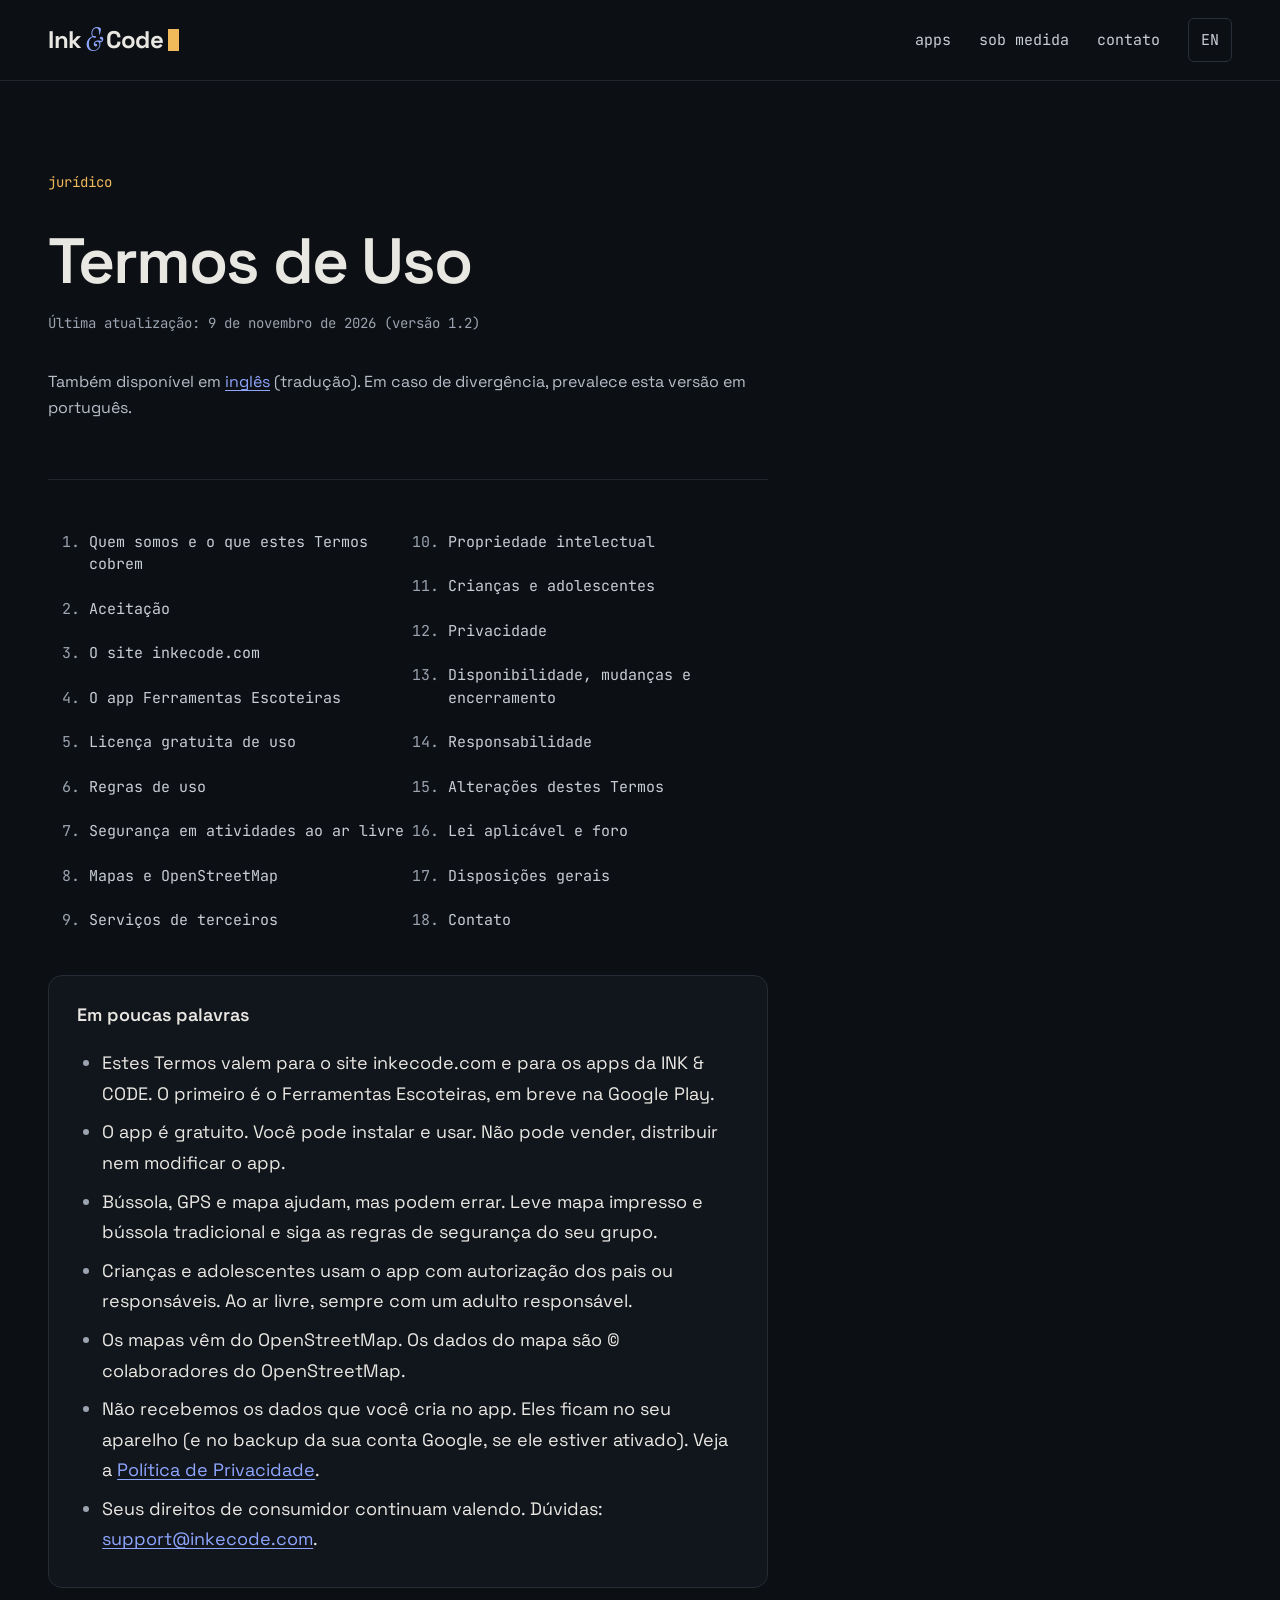
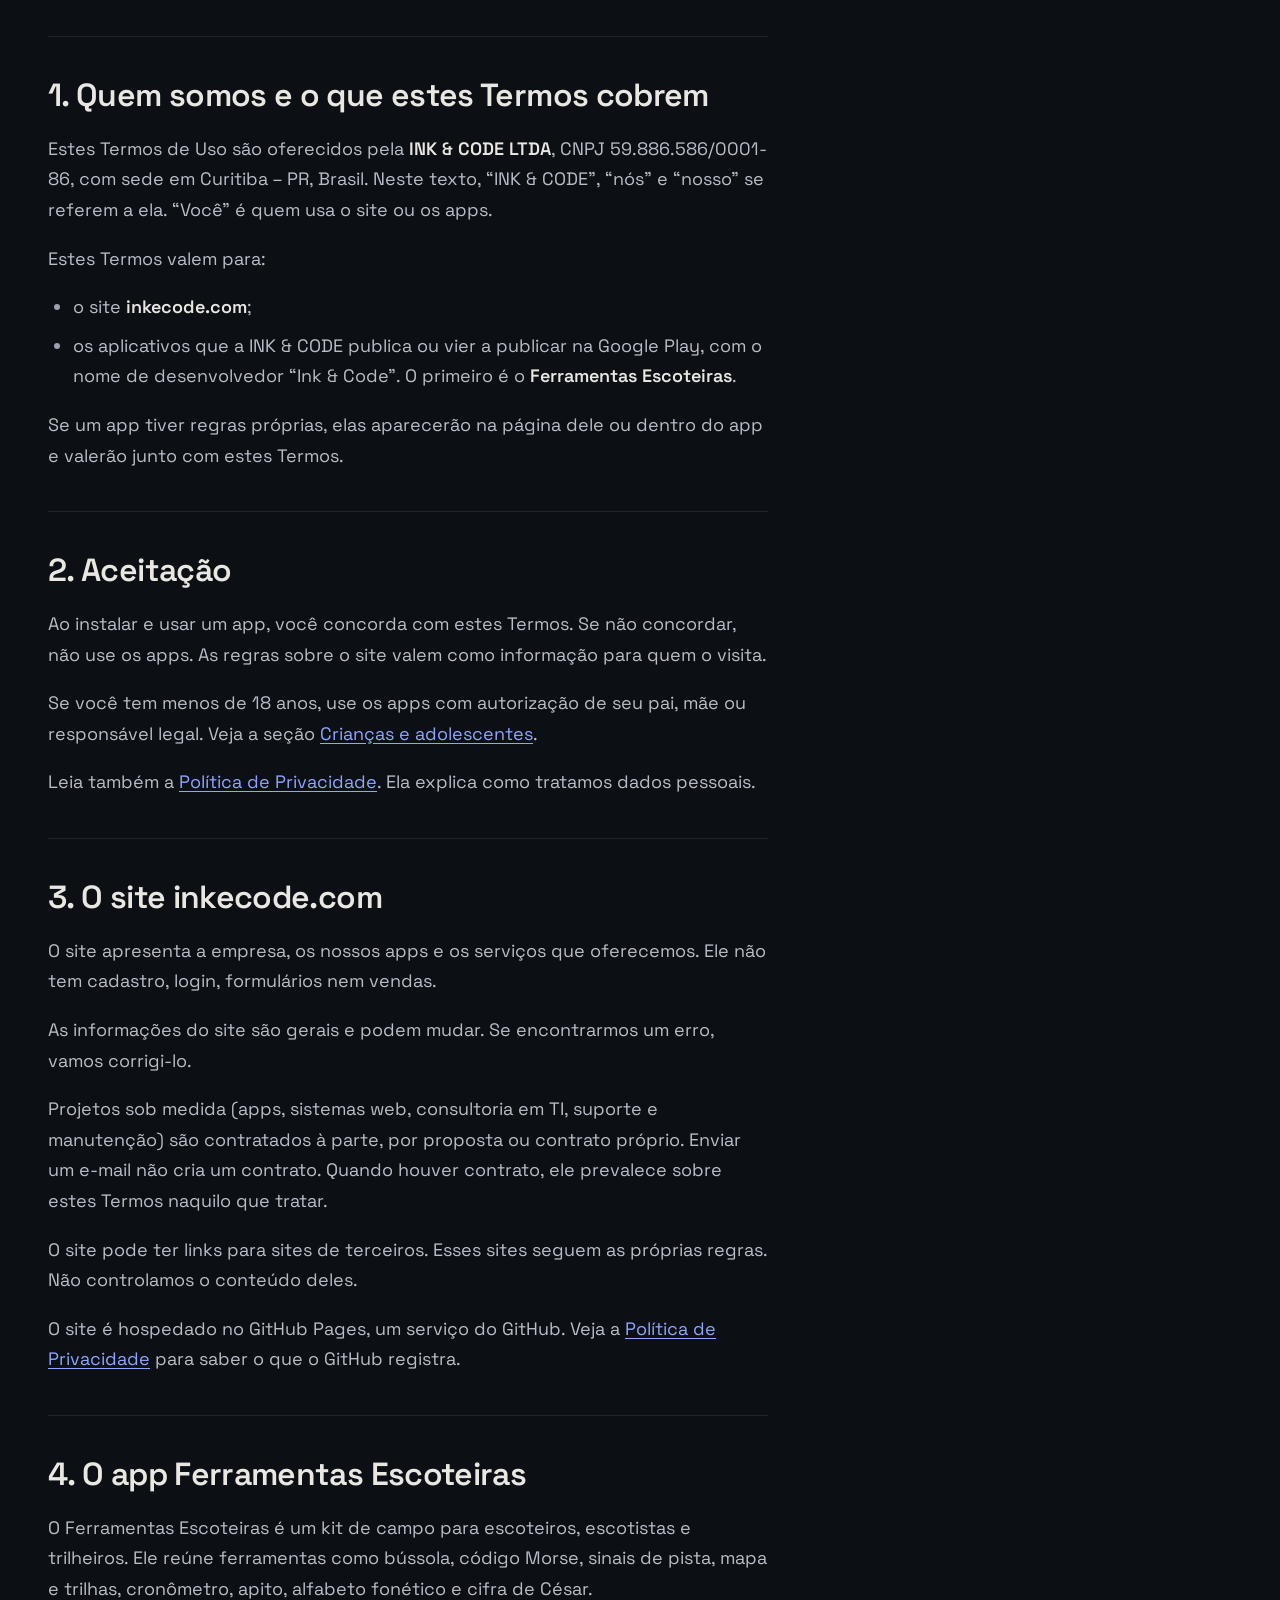
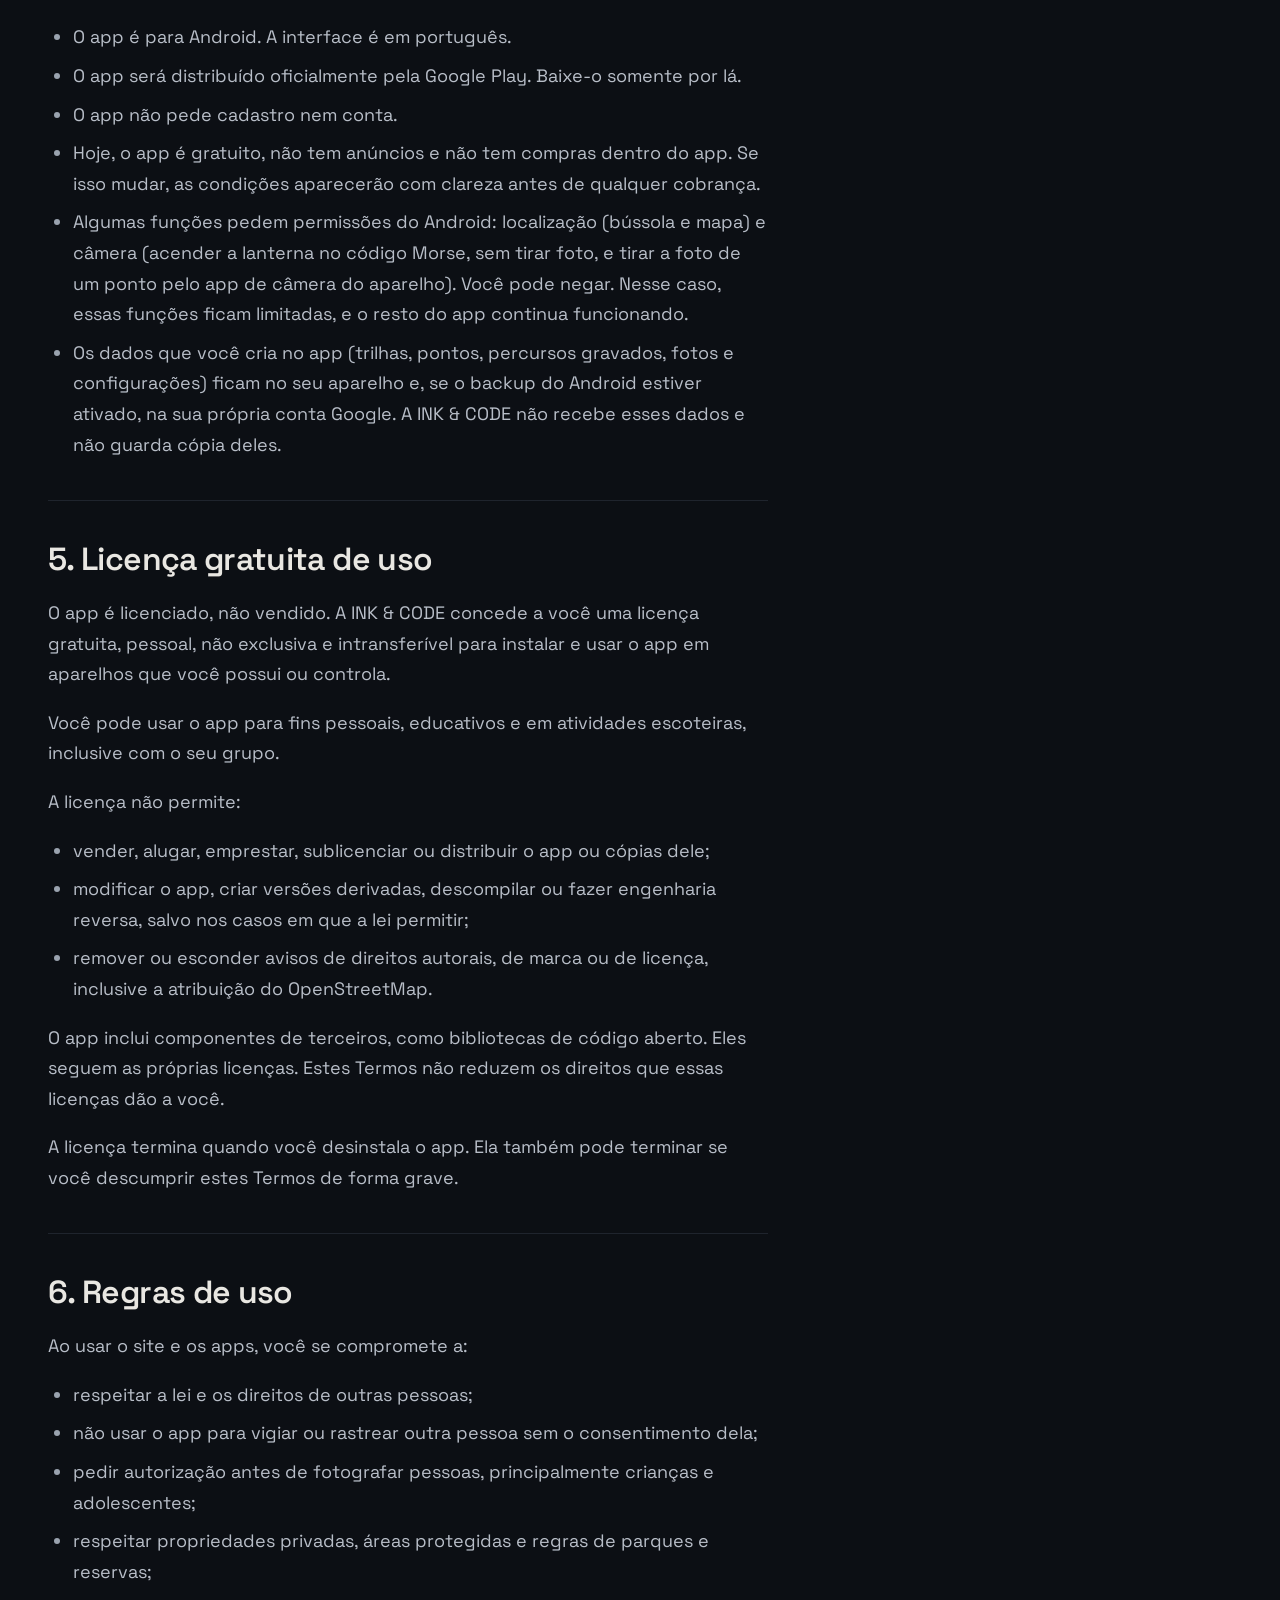
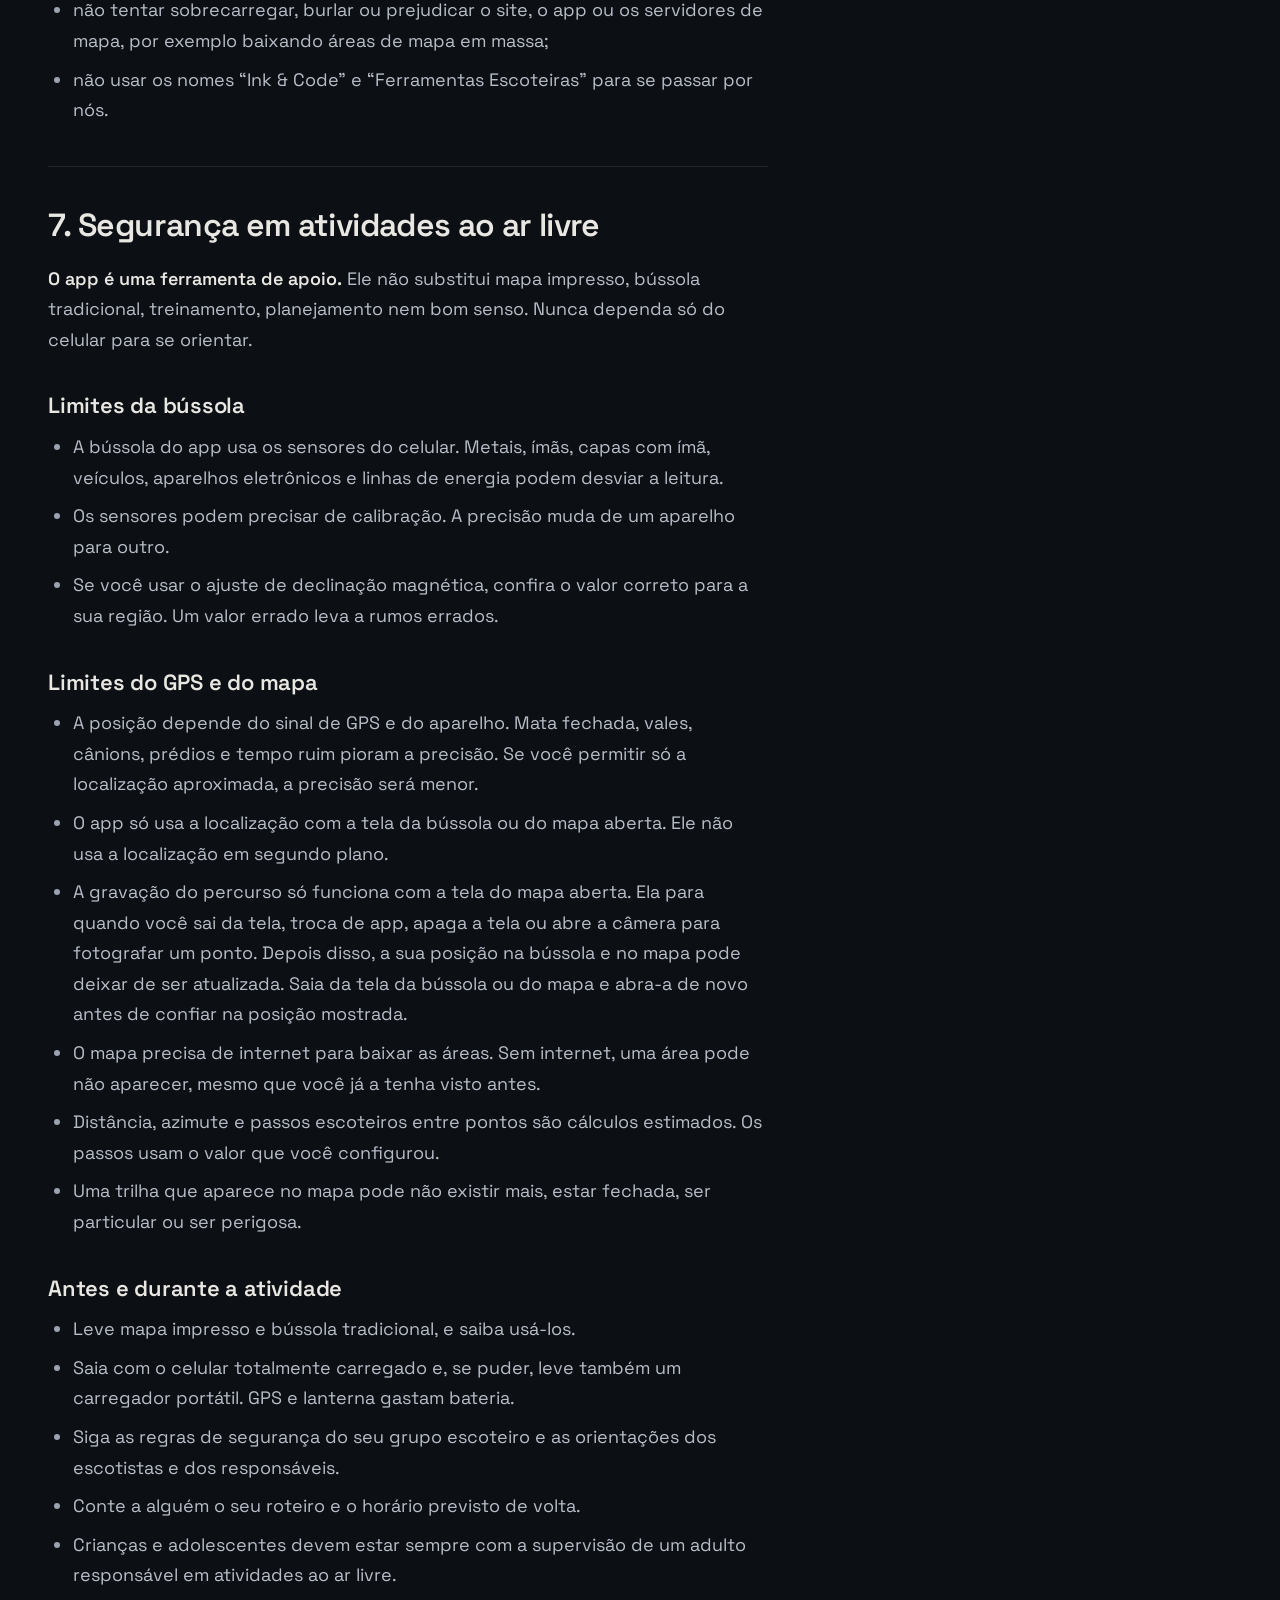
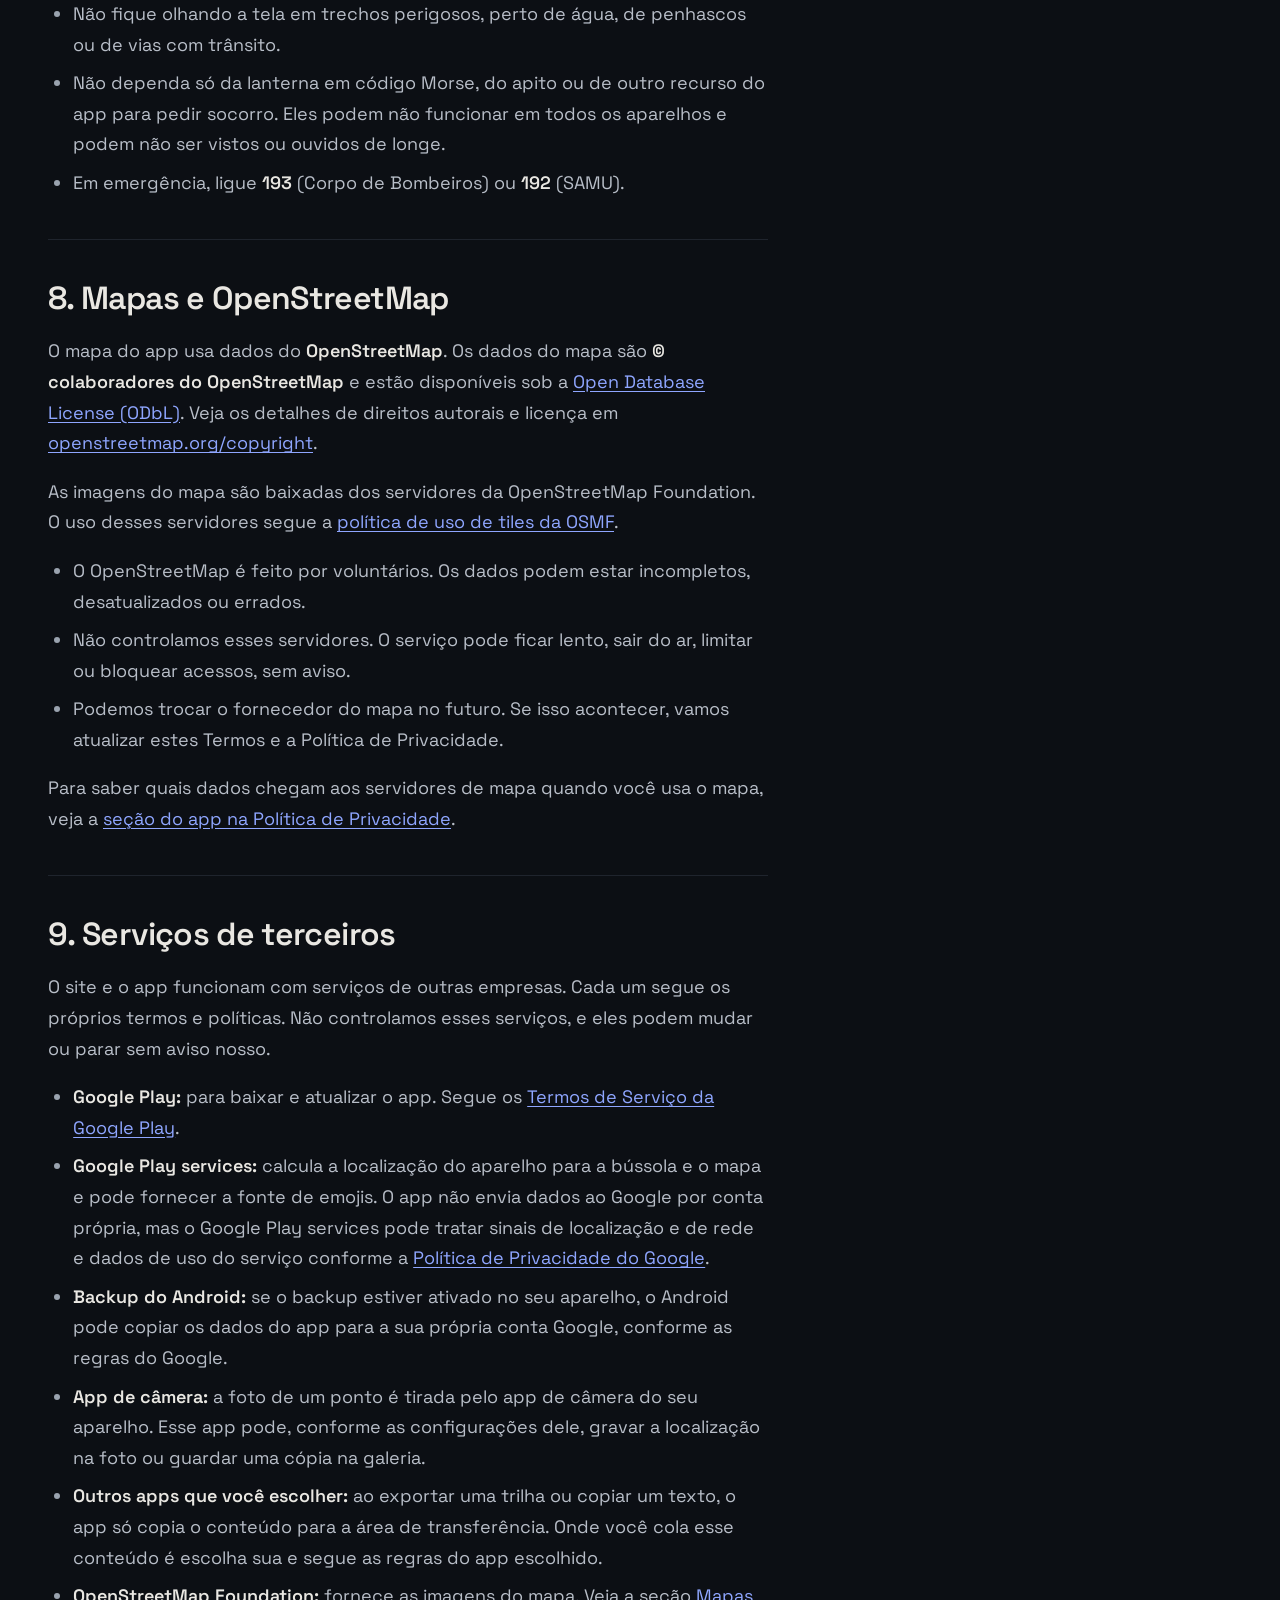
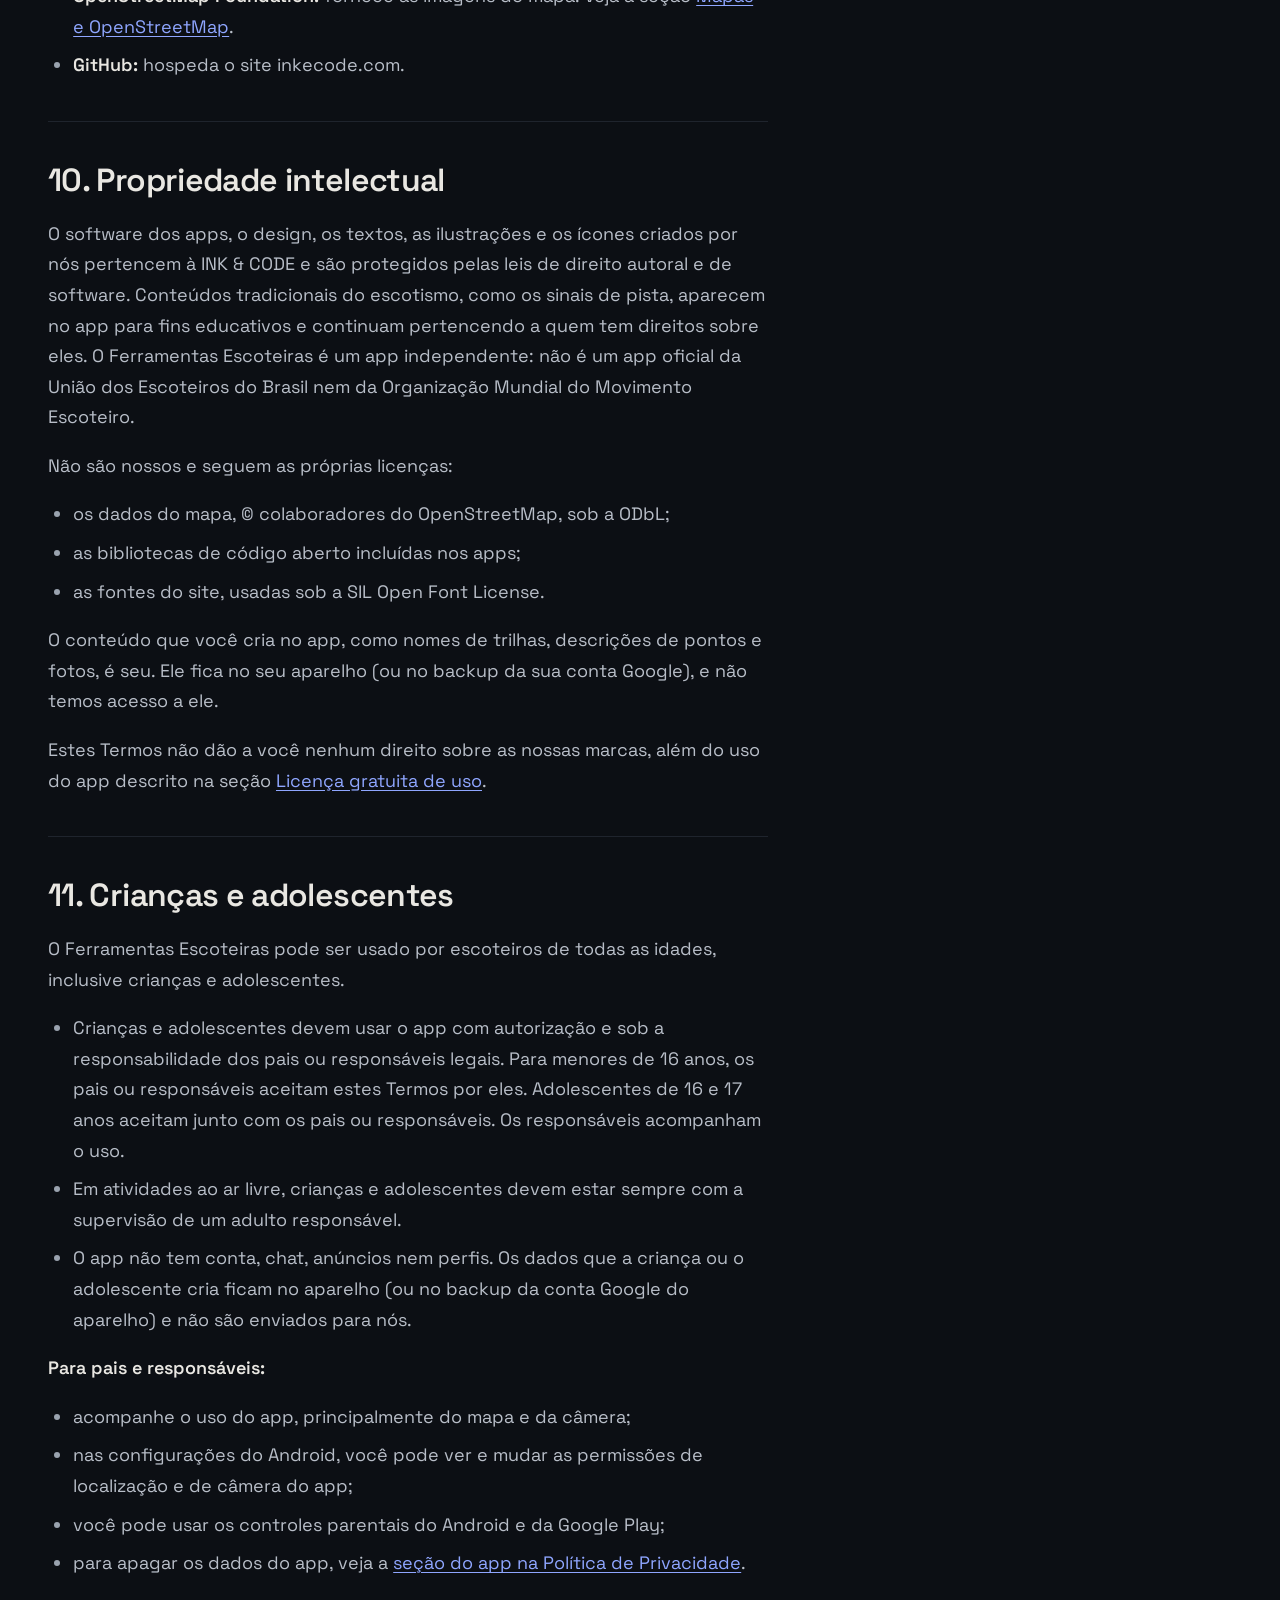
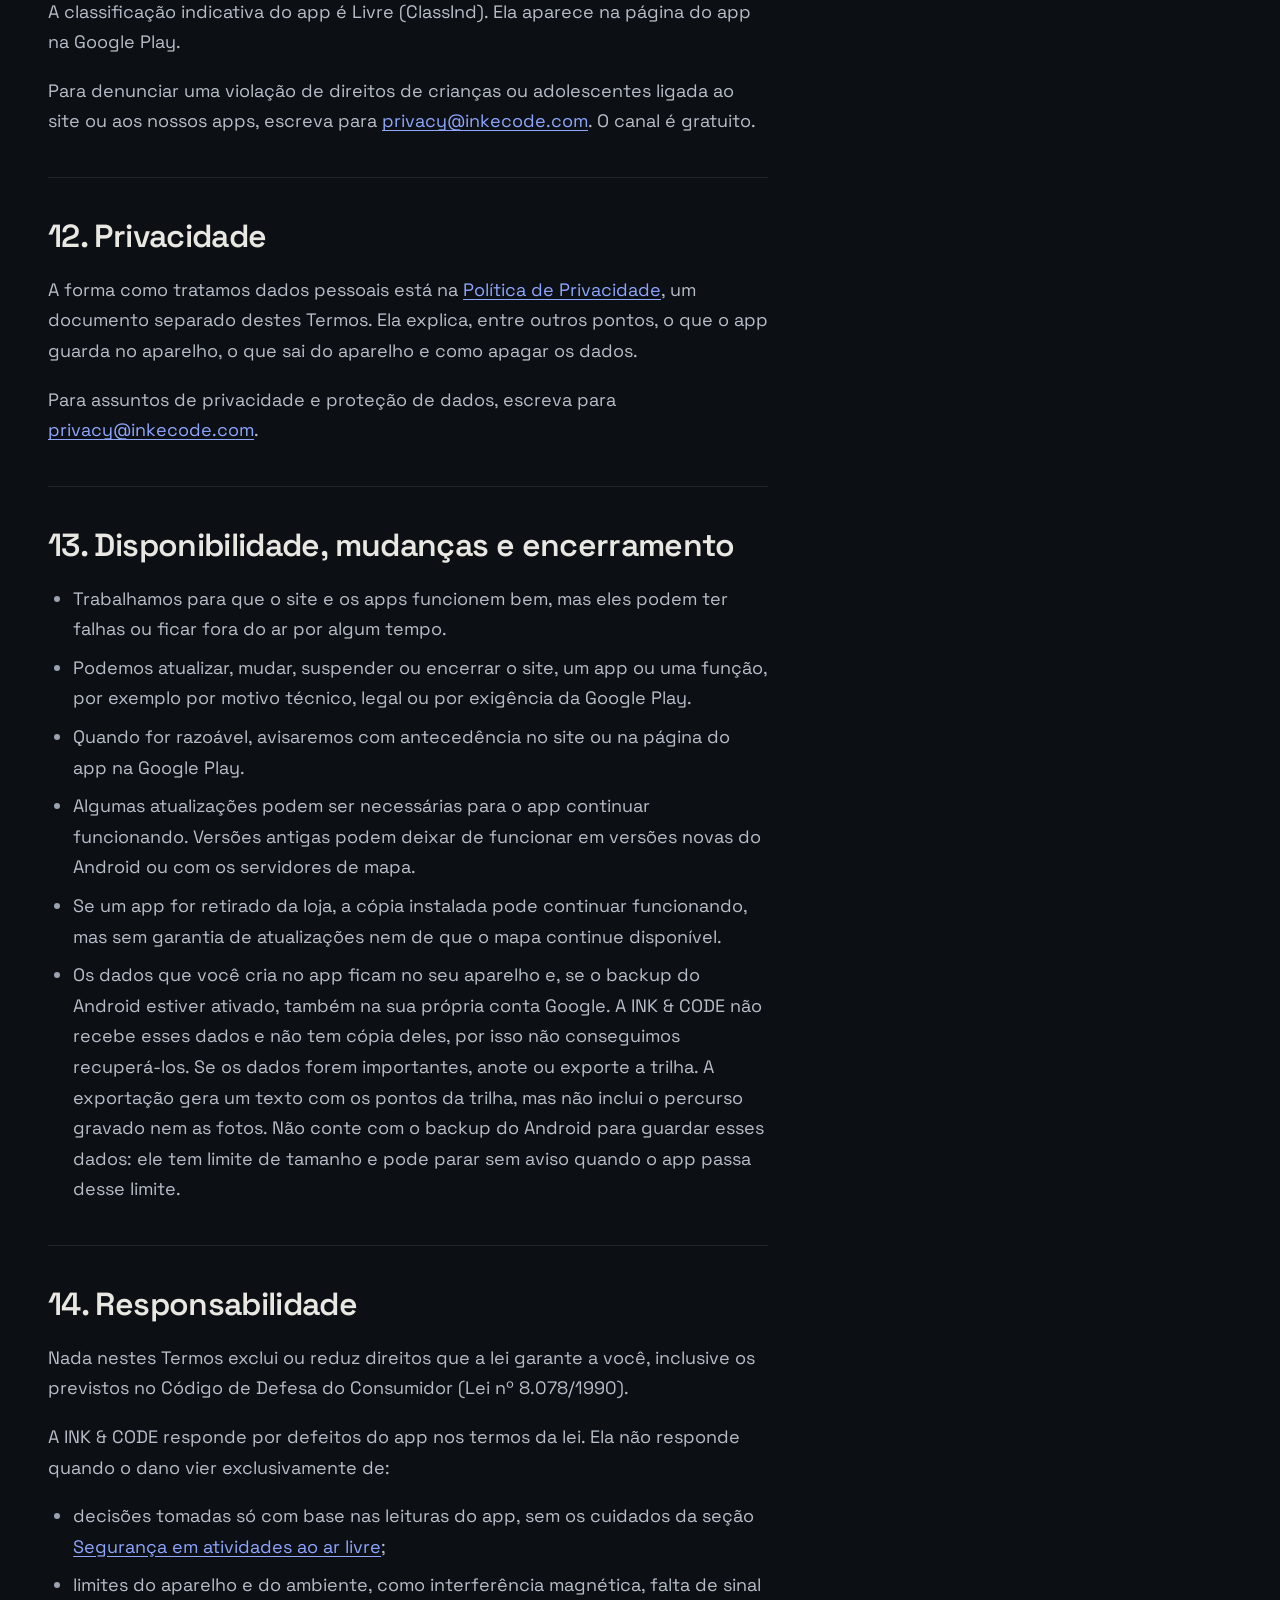
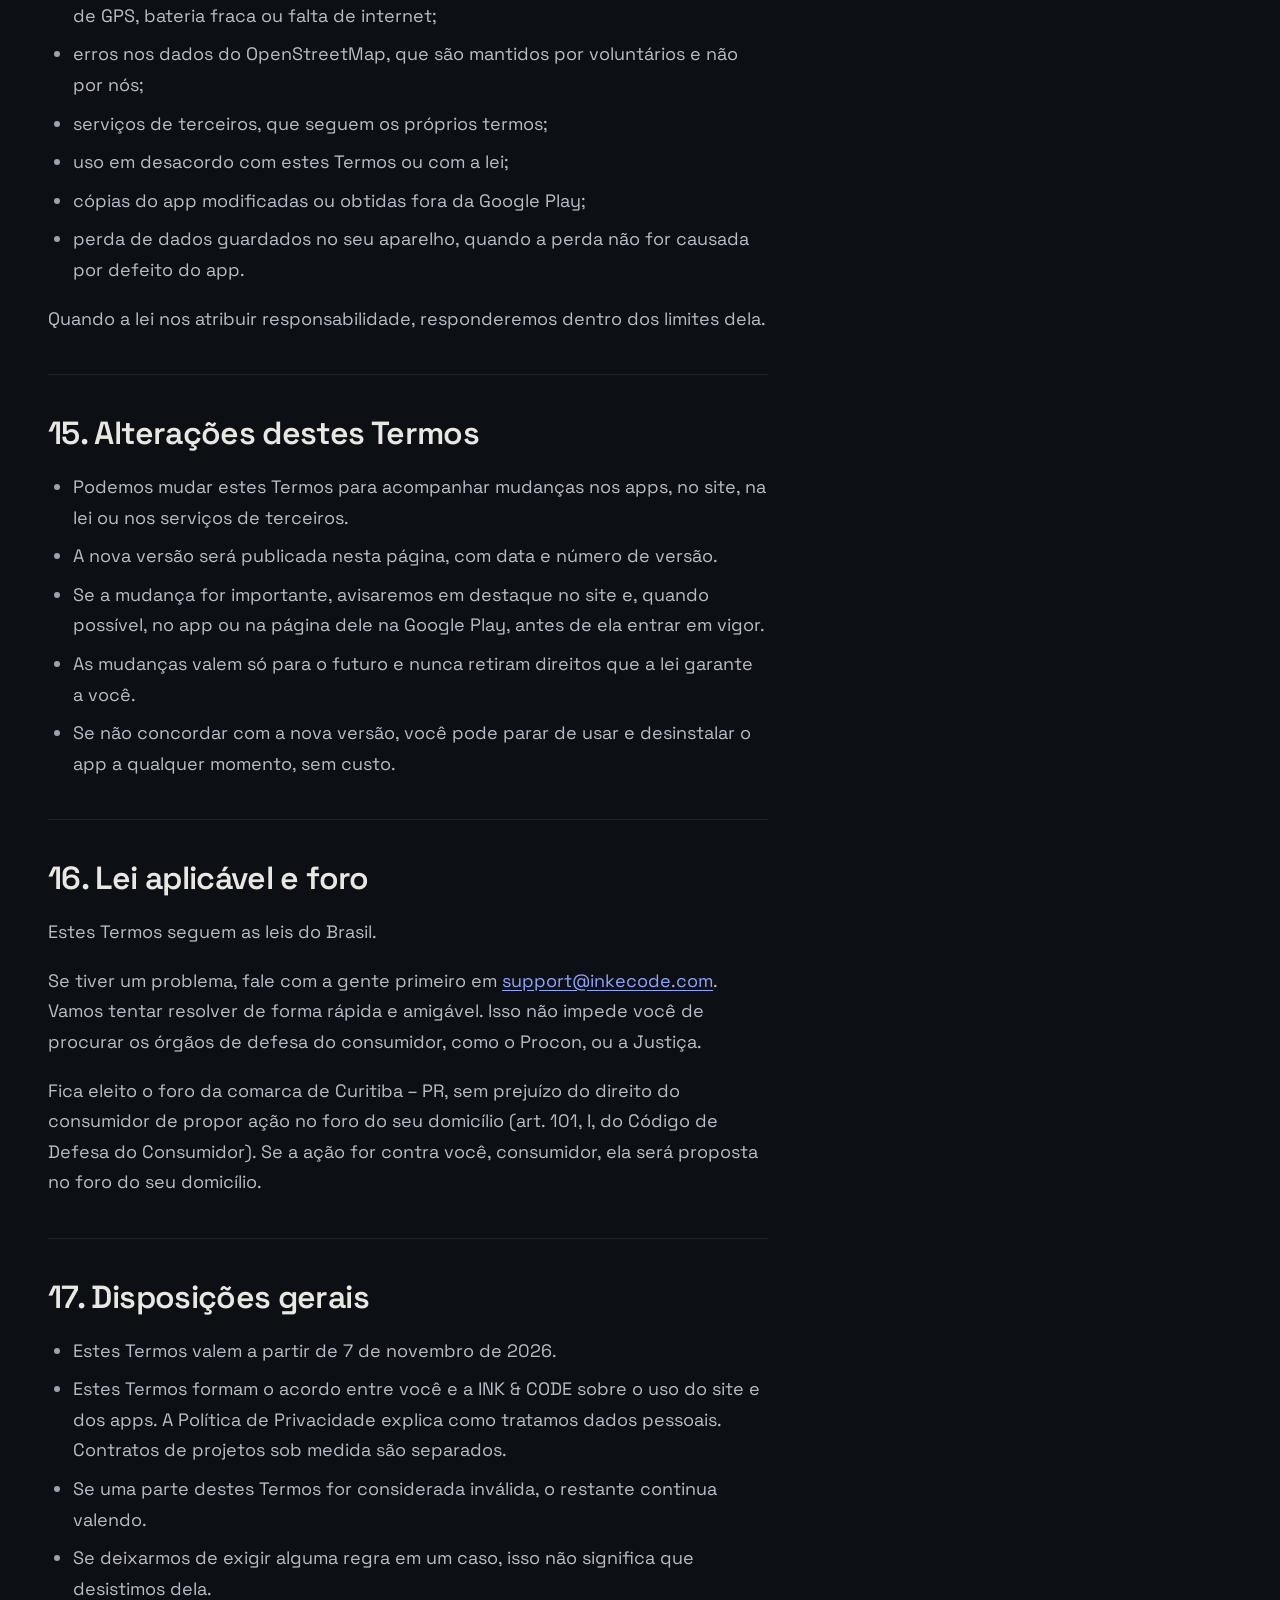
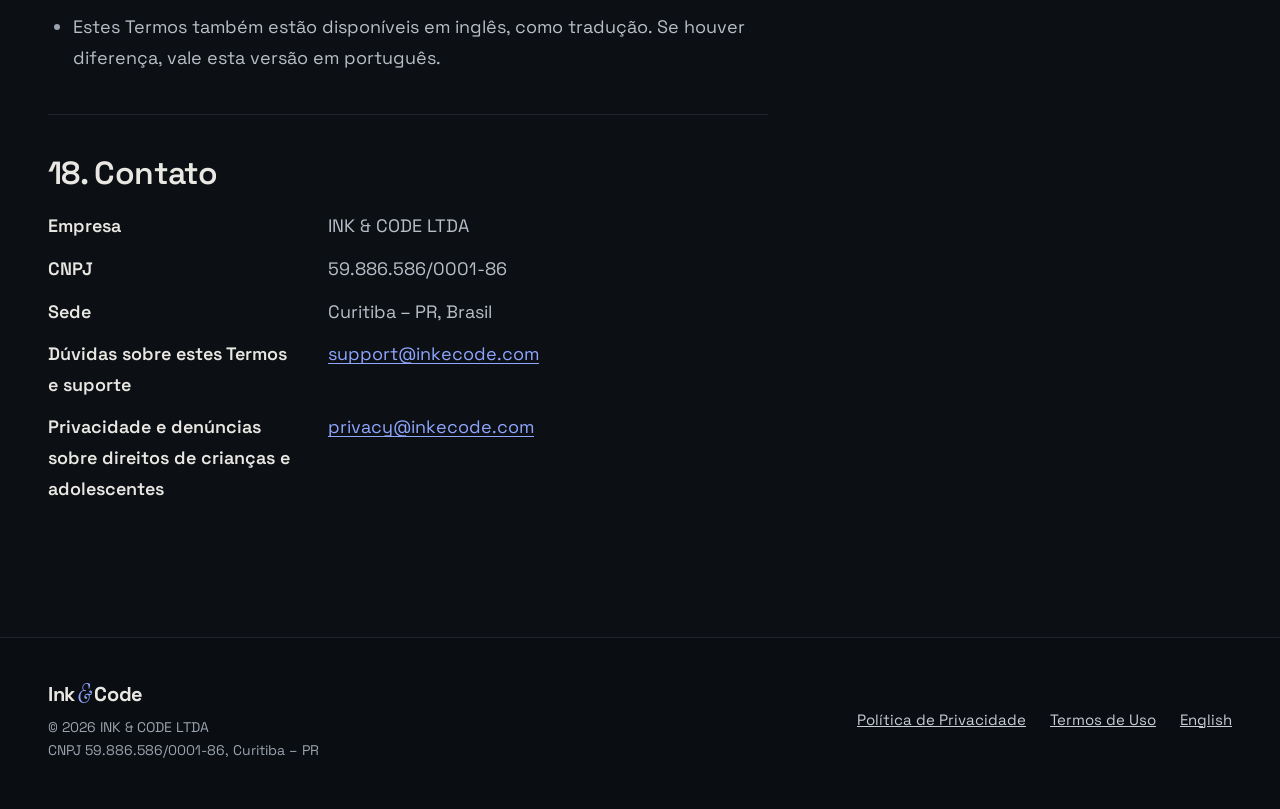
<file: pt/termos/index.html>
<!doctype html>
<html lang="pt-BR">
<head>
<meta charset="utf-8">
<meta name="viewport" content="width=device-width, initial-scale=1">
<meta http-equiv="Content-Security-Policy" content="default-src 'self'; img-src 'self'; style-src 'self'; font-src 'self'; script-src 'none'; object-src 'none'; base-uri 'none'; form-action 'none'">
<meta name="referrer" content="strict-origin-when-cross-origin">
<title>Termos de Uso | Ink &amp; Code</title>
<meta name="description" content="Termos de uso do site e dos apps da Ink &amp; Code, incluindo o Ferramentas Escoteiras.">
<link rel="canonical" href="https://inkecode.com/pt/termos/">
<link rel="alternate" hreflang="en" href="https://inkecode.com/terms/">
<link rel="alternate" hreflang="pt-BR" href="https://inkecode.com/pt/termos/">
<link rel="alternate" hreflang="x-default" href="https://inkecode.com/terms/">
<meta property="og:type" content="website">
<meta property="og:site_name" content="Ink &amp; Code">
<meta property="og:title" content="Termos de Uso | Ink &amp; Code">
<meta property="og:description" content="Termos de uso do site e dos apps da Ink &amp; Code, incluindo o Ferramentas Escoteiras.">
<meta property="og:url" content="https://inkecode.com/pt/termos/">
<meta property="og:locale" content="pt_BR">
<meta property="og:locale:alternate" content="en_US">
<meta name="theme-color" content="#0C0F14">
<meta name="color-scheme" content="dark">
<link rel="icon" href="/assets/img/favicon.svg" type="image/svg+xml">
<link rel="apple-touch-icon" href="/assets/img/apple-touch-icon.png">
<link rel="preload" href="/assets/fonts/space-grotesk-latin-wght-normal.woff2" as="font" type="font/woff2" crossorigin>
<link rel="stylesheet" href="/assets/css/site.css">
<link rel="expect" href="#main" blocking="render">
</head>
<body>
<a class="skip-link" href="#main">Pular para o conteúdo</a>
<header class="site-header">
<div class="container">
<a class="wordmark" href="/pt/" aria-label="Ink &amp; Code, ir para o início"><span>Ink</span><span class="wordmark-amp">&amp;</span><span>Code</span><span class="wordmark-cursor cursor" aria-hidden="true"></span></a>
<nav class="site-nav" aria-label="Principal">
<a href="/pt/#apps">apps</a>
<a href="/pt/#sob-medida">sob medida</a>
<a href="/pt/#contato">contato</a>
<a class="lang-switch" href="/terms/" lang="en" hreflang="en" aria-label="EN, English version">EN</a>
</nav>
</div>
</header>
<main id="main" class="legal-page"><article class="legal">
<header class="legal-header">
<p class="eyebrow">jurídico</p>
<h1>Termos de Uso</h1>
<p class="legal-meta">Última atualização: 9 de novembro de 2026 (versão 1.2)</p>
<p class="legal-lang-note">Também disponível em <a href="/terms/" hreflang="en">inglês</a> (tradução). Em caso de divergência, prevalece esta versão em português.</p>
</header>
<nav class="legal-toc" aria-label="Sumário dos Termos de Uso">
  <ol>
    <li><a href="#escopo">Quem somos e o que estes Termos cobrem</a></li>
    <li><a href="#aceitacao">Aceitação</a></li>
    <li><a href="#site">O site inkecode.com</a></li>
    <li><a href="#ferramentas-escoteiras">O app Ferramentas Escoteiras</a></li>
    <li><a href="#licenca">Licença gratuita de uso</a></li>
    <li><a href="#regras-de-uso">Regras de uso</a></li>
    <li><a href="#seguranca-ao-ar-livre">Segurança em atividades ao ar livre</a></li>
    <li><a href="#mapas">Mapas e OpenStreetMap</a></li>
    <li><a href="#servicos-de-terceiros">Serviços de terceiros</a></li>
    <li><a href="#propriedade-intelectual">Propriedade intelectual</a></li>
    <li><a href="#criancas-e-adolescentes">Crianças e adolescentes</a></li>
    <li><a href="#privacidade">Privacidade</a></li>
    <li><a href="#disponibilidade">Disponibilidade, mudanças e encerramento</a></li>
    <li><a href="#responsabilidade">Responsabilidade</a></li>
    <li><a href="#alteracoes">Alterações destes Termos</a></li>
    <li><a href="#lei-e-foro">Lei aplicável e foro</a></li>
    <li><a href="#disposicoes-gerais">Disposições gerais</a></li>
    <li><a href="#contato">Contato</a></li>
  </ol>
</nav>

<div class="legal-summary">
  <p><strong>Em poucas palavras</strong></p>
  <ul>
    <li>Estes Termos valem para o site inkecode.com e para os apps da INK &amp; CODE. O primeiro é o Ferramentas Escoteiras, em breve na Google Play.</li>
    <li>O app é gratuito. Você pode instalar e usar. Não pode vender, distribuir nem modificar o app.</li>
    <li>Bússola, GPS e mapa ajudam, mas podem errar. Leve mapa impresso e bússola tradicional e siga as regras de segurança do seu grupo.</li>
    <li>Crianças e adolescentes usam o app com autorização dos pais ou responsáveis. Ao ar livre, sempre com um adulto responsável.</li>
    <li>Os mapas vêm do OpenStreetMap. Os dados do mapa são © colaboradores do OpenStreetMap.</li>
    <li>Não recebemos os dados que você cria no app. Eles ficam no seu aparelho (e no backup da sua conta Google, se ele estiver ativado). Veja a <a href="/pt/privacidade/">Política de Privacidade</a>.</li>
    <li>Seus direitos de consumidor continuam valendo. Dúvidas: <a href="mailto:support@inkecode.com">support@inkecode.com</a>.</li>
  </ul>
</div>

<section id="escopo">
  <h2>1. Quem somos e o que estes Termos cobrem</h2>
  <p>Estes Termos de Uso são oferecidos pela <strong>INK &amp; CODE LTDA</strong>, CNPJ 59.886.586/0001-86, com sede em Curitiba – PR, Brasil. Neste texto, “INK &amp; CODE”, “nós” e “nosso” se referem a ela. “Você” é quem usa o site ou os apps.</p>
  <p>Estes Termos valem para:</p>
  <ul>
    <li>o site <strong>inkecode.com</strong>;</li>
    <li>os aplicativos que a INK &amp; CODE publica ou vier a publicar na Google Play, com o nome de desenvolvedor “Ink &amp; Code”. O primeiro é o <strong>Ferramentas Escoteiras</strong>.</li>
  </ul>
  <p>Se um app tiver regras próprias, elas aparecerão na página dele ou dentro do app e valerão junto com estes Termos.</p>
</section>

<section id="aceitacao">
  <h2>2. Aceitação</h2>
  <p>Ao instalar e usar um app, você concorda com estes Termos. Se não concordar, não use os apps. As regras sobre o site valem como informação para quem o visita.</p>
  <p>Se você tem menos de 18 anos, use os apps com autorização de seu pai, mãe ou responsável legal. Veja a seção <a href="#criancas-e-adolescentes">Crianças e adolescentes</a>.</p>
  <p>Leia também a <a href="/pt/privacidade/">Política de Privacidade</a>. Ela explica como tratamos dados pessoais.</p>
</section>

<section id="site">
  <h2>3. O site inkecode.com</h2>
  <p>O site apresenta a empresa, os nossos apps e os serviços que oferecemos. Ele não tem cadastro, login, formulários nem vendas.</p>
  <p>As informações do site são gerais e podem mudar. Se encontrarmos um erro, vamos corrigi-lo.</p>
  <p>Projetos sob medida (apps, sistemas web, consultoria em TI, suporte e manutenção) são contratados à parte, por proposta ou contrato próprio. Enviar um e-mail não cria um contrato. Quando houver contrato, ele prevalece sobre estes Termos naquilo que tratar.</p>
  <p>O site pode ter links para sites de terceiros. Esses sites seguem as próprias regras. Não controlamos o conteúdo deles.</p>
  <p>O site é hospedado no GitHub Pages, um serviço do GitHub. Veja a <a href="/pt/privacidade/">Política de Privacidade</a> para saber o que o GitHub registra.</p>
</section>

<section id="ferramentas-escoteiras">
  <h2>4. O app Ferramentas Escoteiras</h2>
  <p>O Ferramentas Escoteiras é um kit de campo para escoteiros, escotistas e trilheiros. Ele reúne ferramentas como bússola, código Morse, sinais de pista, mapa e trilhas, cronômetro, apito, alfabeto fonético e cifra de César.</p>
  <ul>
    <li>O app é para Android. A interface é em português.</li>
    <li>O app será distribuído oficialmente pela Google Play. Baixe-o somente por lá.</li>
    <li>O app não pede cadastro nem conta.</li>
    <li>Hoje, o app é gratuito, não tem anúncios e não tem compras dentro do app. Se isso mudar, as condições aparecerão com clareza antes de qualquer cobrança.</li>
    <li>Algumas funções pedem permissões do Android: localização (bússola e mapa) e câmera (acender a lanterna no código Morse, sem tirar foto, e tirar a foto de um ponto pelo app de câmera do aparelho). Você pode negar. Nesse caso, essas funções ficam limitadas, e o resto do app continua funcionando.</li>
    <li>Os dados que você cria no app (trilhas, pontos, percursos gravados, fotos e configurações) ficam no seu aparelho e, se o backup do Android estiver ativado, na sua própria conta Google. A INK &amp; CODE não recebe esses dados e não guarda cópia deles.</li>
  </ul>
</section>

<section id="licenca">
  <h2>5. Licença gratuita de uso</h2>
  <p>O app é licenciado, não vendido. A INK &amp; CODE concede a você uma licença gratuita, pessoal, não exclusiva e intransferível para instalar e usar o app em aparelhos que você possui ou controla.</p>
  <p>Você pode usar o app para fins pessoais, educativos e em atividades escoteiras, inclusive com o seu grupo.</p>
  <p>A licença não permite:</p>
  <ul>
    <li>vender, alugar, emprestar, sublicenciar ou distribuir o app ou cópias dele;</li>
    <li>modificar o app, criar versões derivadas, descompilar ou fazer engenharia reversa, salvo nos casos em que a lei permitir;</li>
    <li>remover ou esconder avisos de direitos autorais, de marca ou de licença, inclusive a atribuição do OpenStreetMap.</li>
  </ul>
  <p>O app inclui componentes de terceiros, como bibliotecas de código aberto. Eles seguem as próprias licenças. Estes Termos não reduzem os direitos que essas licenças dão a você.</p>
  <p>A licença termina quando você desinstala o app. Ela também pode terminar se você descumprir estes Termos de forma grave.</p>
</section>

<section id="regras-de-uso">
  <h2>6. Regras de uso</h2>
  <p>Ao usar o site e os apps, você se compromete a:</p>
  <ul>
    <li>respeitar a lei e os direitos de outras pessoas;</li>
    <li>não usar o app para vigiar ou rastrear outra pessoa sem o consentimento dela;</li>
    <li>pedir autorização antes de fotografar pessoas, principalmente crianças e adolescentes;</li>
    <li>respeitar propriedades privadas, áreas protegidas e regras de parques e reservas;</li>
    <li>não tentar sobrecarregar, burlar ou prejudicar o site, o app ou os servidores de mapa, por exemplo baixando áreas de mapa em massa;</li>
    <li>não usar os nomes “Ink &amp; Code” e “Ferramentas Escoteiras” para se passar por nós.</li>
  </ul>
</section>

<section id="seguranca-ao-ar-livre">
  <h2>7. Segurança em atividades ao ar livre</h2>
  <p><strong>O app é uma ferramenta de apoio.</strong> Ele não substitui mapa impresso, bússola tradicional, treinamento, planejamento nem bom senso. Nunca dependa só do celular para se orientar.</p>

  <h3>Limites da bússola</h3>
  <ul>
    <li>A bússola do app usa os sensores do celular. Metais, ímãs, capas com ímã, veículos, aparelhos eletrônicos e linhas de energia podem desviar a leitura.</li>
    <li>Os sensores podem precisar de calibração. A precisão muda de um aparelho para outro.</li>
    <li>Se você usar o ajuste de declinação magnética, confira o valor correto para a sua região. Um valor errado leva a rumos errados.</li>
  </ul>

  <h3>Limites do GPS e do mapa</h3>
  <ul>
    <li>A posição depende do sinal de GPS e do aparelho. Mata fechada, vales, cânions, prédios e tempo ruim pioram a precisão. Se você permitir só a localização aproximada, a precisão será menor.</li>
    <li>O app só usa a localização com a tela da bússola ou do mapa aberta. Ele não usa a localização em segundo plano.</li>
    <li>A gravação do percurso só funciona com a tela do mapa aberta. Ela para quando você sai da tela, troca de app, apaga a tela ou abre a câmera para fotografar um ponto. Depois disso, a sua posição na bússola e no mapa pode deixar de ser atualizada. Saia da tela da bússola ou do mapa e abra-a de novo antes de confiar na posição mostrada.</li>
    <li>O mapa precisa de internet para baixar as áreas. Sem internet, uma área pode não aparecer, mesmo que você já a tenha visto antes.</li>
    <li>Distância, azimute e passos escoteiros entre pontos são cálculos estimados. Os passos usam o valor que você configurou.</li>
    <li>Uma trilha que aparece no mapa pode não existir mais, estar fechada, ser particular ou ser perigosa.</li>
  </ul>

  <h3>Antes e durante a atividade</h3>
  <ul>
    <li>Leve mapa impresso e bússola tradicional, e saiba usá-los.</li>
    <li>Saia com o celular totalmente carregado e, se puder, leve também um carregador portátil. GPS e lanterna gastam bateria.</li>
    <li>Siga as regras de segurança do seu grupo escoteiro e as orientações dos escotistas e dos responsáveis.</li>
    <li>Conte a alguém o seu roteiro e o horário previsto de volta.</li>
    <li>Crianças e adolescentes devem estar sempre com a supervisão de um adulto responsável em atividades ao ar livre.</li>
    <li>Não fique olhando a tela em trechos perigosos, perto de água, de penhascos ou de vias com trânsito.</li>
    <li>Não dependa só da lanterna em código Morse, do apito ou de outro recurso do app para pedir socorro. Eles podem não funcionar em todos os aparelhos e podem não ser vistos ou ouvidos de longe.</li>
    <li>Em emergência, ligue <strong>193</strong> (Corpo de Bombeiros) ou <strong>192</strong> (SAMU).</li>
  </ul>
</section>

<section id="mapas">
  <h2>8. Mapas e OpenStreetMap</h2>
  <p>O mapa do app usa dados do <strong>OpenStreetMap</strong>. Os dados do mapa são <strong>© colaboradores do OpenStreetMap</strong> e estão disponíveis sob a <a href="https://opendatacommons.org/licenses/odbl/" rel="noopener">Open Database License (ODbL)</a>. Veja os detalhes de direitos autorais e licença em <a href="https://www.openstreetmap.org/copyright" rel="noopener">openstreetmap.org/copyright</a>.</p>
  <p>As imagens do mapa são baixadas dos servidores da OpenStreetMap Foundation. O uso desses servidores segue a <a href="https://operations.osmfoundation.org/policies/tiles/" rel="noopener">política de uso de tiles da OSMF</a>.</p>
  <ul>
    <li>O OpenStreetMap é feito por voluntários. Os dados podem estar incompletos, desatualizados ou errados.</li>
    <li>Não controlamos esses servidores. O serviço pode ficar lento, sair do ar, limitar ou bloquear acessos, sem aviso.</li>
    <li>Podemos trocar o fornecedor do mapa no futuro. Se isso acontecer, vamos atualizar estes Termos e a Política de Privacidade.</li>
  </ul>
  <p>Para saber quais dados chegam aos servidores de mapa quando você usa o mapa, veja a <a href="/pt/privacidade/#ferramentas-escoteiras">seção do app na Política de Privacidade</a>.</p>
</section>

<section id="servicos-de-terceiros">
  <h2>9. Serviços de terceiros</h2>
  <p>O site e o app funcionam com serviços de outras empresas. Cada um segue os próprios termos e políticas. Não controlamos esses serviços, e eles podem mudar ou parar sem aviso nosso.</p>
  <ul>
    <li><strong>Google Play:</strong> para baixar e atualizar o app. Segue os <a href="https://play.google.com/about/play-terms/" rel="noopener">Termos de Serviço da Google Play</a>.</li>
    <li><strong>Google Play services:</strong> calcula a localização do aparelho para a bússola e o mapa e pode fornecer a fonte de emojis. O app não envia dados ao Google por conta própria, mas o Google Play services pode tratar sinais de localização e de rede e dados de uso do serviço conforme a <a href="https://policies.google.com/privacy" rel="noopener">Política de Privacidade do Google</a>.</li>
    <li><strong>Backup do Android:</strong> se o backup estiver ativado no seu aparelho, o Android pode copiar os dados do app para a sua própria conta Google, conforme as regras do Google.</li>
    <li><strong>App de câmera:</strong> a foto de um ponto é tirada pelo app de câmera do seu aparelho. Esse app pode, conforme as configurações dele, gravar a localização na foto ou guardar uma cópia na galeria.</li>
    <li><strong>Outros apps que você escolher:</strong> ao exportar uma trilha ou copiar um texto, o app só copia o conteúdo para a área de transferência. Onde você cola esse conteúdo é escolha sua e segue as regras do app escolhido.</li>
    <li><strong>OpenStreetMap Foundation:</strong> fornece as imagens do mapa. Veja a seção <a href="#mapas">Mapas e OpenStreetMap</a>.</li>
    <li><strong>GitHub:</strong> hospeda o site inkecode.com.</li>
  </ul>
</section>

<section id="propriedade-intelectual">
  <h2>10. Propriedade intelectual</h2>
  <p>O software dos apps, o design, os textos, as ilustrações e os ícones criados por nós pertencem à INK &amp; CODE e são protegidos pelas leis de direito autoral e de software. Conteúdos tradicionais do escotismo, como os sinais de pista, aparecem no app para fins educativos e continuam pertencendo a quem tem direitos sobre eles. O Ferramentas Escoteiras é um app independente: não é um app oficial da União dos Escoteiros do Brasil nem da Organização Mundial do Movimento Escoteiro.</p>
  <p>Não são nossos e seguem as próprias licenças:</p>
  <ul>
    <li>os dados do mapa, © colaboradores do OpenStreetMap, sob a ODbL;</li>
    <li>as bibliotecas de código aberto incluídas nos apps;</li>
    <li>as fontes do site, usadas sob a SIL Open Font License.</li>
  </ul>
  <p>O conteúdo que você cria no app, como nomes de trilhas, descrições de pontos e fotos, é seu. Ele fica no seu aparelho (ou no backup da sua conta Google), e não temos acesso a ele.</p>
  <p>Estes Termos não dão a você nenhum direito sobre as nossas marcas, além do uso do app descrito na seção <a href="#licenca">Licença gratuita de uso</a>.</p>
</section>

<section id="criancas-e-adolescentes">
  <h2>11. Crianças e adolescentes</h2>
  <p>O Ferramentas Escoteiras pode ser usado por escoteiros de todas as idades, inclusive crianças e adolescentes.</p>
  <ul>
    <li>Crianças e adolescentes devem usar o app com autorização e sob a responsabilidade dos pais ou responsáveis legais. Para menores de 16 anos, os pais ou responsáveis aceitam estes Termos por eles. Adolescentes de 16 e 17 anos aceitam junto com os pais ou responsáveis. Os responsáveis acompanham o uso.</li>
    <li>Em atividades ao ar livre, crianças e adolescentes devem estar sempre com a supervisão de um adulto responsável.</li>
    <li>O app não tem conta, chat, anúncios nem perfis. Os dados que a criança ou o adolescente cria ficam no aparelho (ou no backup da conta Google do aparelho) e não são enviados para nós.</li>
  </ul>
  <p><strong>Para pais e responsáveis:</strong></p>
  <ul>
    <li>acompanhe o uso do app, principalmente do mapa e da câmera;</li>
    <li>nas configurações do Android, você pode ver e mudar as permissões de localização e de câmera do app;</li>
    <li>você pode usar os controles parentais do Android e da Google Play;</li>
    <li>para apagar os dados do app, veja a <a href="/pt/privacidade/#ferramentas-escoteiras">seção do app na Política de Privacidade</a>.</li>
  </ul>
  <p>A classificação indicativa do app é Livre (ClassInd). Ela aparece na página do app na Google Play.</p>
  <p>Para denunciar uma violação de direitos de crianças ou adolescentes ligada ao site ou aos nossos apps, escreva para <a href="mailto:privacy@inkecode.com">privacy@inkecode.com</a>. O canal é gratuito.</p>
</section>

<section id="privacidade">
  <h2>12. Privacidade</h2>
  <p>A forma como tratamos dados pessoais está na <a href="/pt/privacidade/">Política de Privacidade</a>, um documento separado destes Termos. Ela explica, entre outros pontos, o que o app guarda no aparelho, o que sai do aparelho e como apagar os dados.</p>
  <p>Para assuntos de privacidade e proteção de dados, escreva para <a href="mailto:privacy@inkecode.com">privacy@inkecode.com</a>.</p>
</section>

<section id="disponibilidade">
  <h2>13. Disponibilidade, mudanças e encerramento</h2>
  <ul>
    <li>Trabalhamos para que o site e os apps funcionem bem, mas eles podem ter falhas ou ficar fora do ar por algum tempo.</li>
    <li>Podemos atualizar, mudar, suspender ou encerrar o site, um app ou uma função, por exemplo por motivo técnico, legal ou por exigência da Google Play.</li>
    <li>Quando for razoável, avisaremos com antecedência no site ou na página do app na Google Play.</li>
    <li>Algumas atualizações podem ser necessárias para o app continuar funcionando. Versões antigas podem deixar de funcionar em versões novas do Android ou com os servidores de mapa.</li>
    <li>Se um app for retirado da loja, a cópia instalada pode continuar funcionando, mas sem garantia de atualizações nem de que o mapa continue disponível.</li>
    <li>Os dados que você cria no app ficam no seu aparelho e, se o backup do Android estiver ativado, também na sua própria conta Google. A INK &amp; CODE não recebe esses dados e não tem cópia deles, por isso não conseguimos recuperá-los. Se os dados forem importantes, anote ou exporte a trilha. A exportação gera um texto com os pontos da trilha, mas não inclui o percurso gravado nem as fotos. Não conte com o backup do Android para guardar esses dados: ele tem limite de tamanho e pode parar sem aviso quando o app passa desse limite.</li>
  </ul>
</section>

<section id="responsabilidade">
  <h2>14. Responsabilidade</h2>
  <p>Nada nestes Termos exclui ou reduz direitos que a lei garante a você, inclusive os previstos no Código de Defesa do Consumidor (Lei nº 8.078/1990).</p>
  <p>A INK &amp; CODE responde por defeitos do app nos termos da lei. Ela não responde quando o dano vier exclusivamente de:</p>
  <ul>
    <li>decisões tomadas só com base nas leituras do app, sem os cuidados da seção <a href="#seguranca-ao-ar-livre">Segurança em atividades ao ar livre</a>;</li>
    <li>limites do aparelho e do ambiente, como interferência magnética, falta de sinal de GPS, bateria fraca ou falta de internet;</li>
    <li>erros nos dados do OpenStreetMap, que são mantidos por voluntários e não por nós;</li>
    <li>serviços de terceiros, que seguem os próprios termos;</li>
    <li>uso em desacordo com estes Termos ou com a lei;</li>
    <li>cópias do app modificadas ou obtidas fora da Google Play;</li>
    <li>perda de dados guardados no seu aparelho, quando a perda não for causada por defeito do app.</li>
  </ul>
  <p>Quando a lei nos atribuir responsabilidade, responderemos dentro dos limites dela.</p>
</section>

<section id="alteracoes">
  <h2>15. Alterações destes Termos</h2>
  <ul>
    <li>Podemos mudar estes Termos para acompanhar mudanças nos apps, no site, na lei ou nos serviços de terceiros.</li>
    <li>A nova versão será publicada nesta página, com data e número de versão.</li>
    <li>Se a mudança for importante, avisaremos em destaque no site e, quando possível, no app ou na página dele na Google Play, antes de ela entrar em vigor.</li>
    <li>As mudanças valem só para o futuro e nunca retiram direitos que a lei garante a você.</li>
    <li>Se não concordar com a nova versão, você pode parar de usar e desinstalar o app a qualquer momento, sem custo.</li>
  </ul>
</section>

<section id="lei-e-foro">
  <h2>16. Lei aplicável e foro</h2>
  <p>Estes Termos seguem as leis do Brasil.</p>
  <p>Se tiver um problema, fale com a gente primeiro em <a href="mailto:support@inkecode.com">support@inkecode.com</a>. Vamos tentar resolver de forma rápida e amigável. Isso não impede você de procurar os órgãos de defesa do consumidor, como o Procon, ou a Justiça.</p>
  <p>Fica eleito o foro da comarca de Curitiba – PR, sem prejuízo do direito do consumidor de propor ação no foro do seu domicílio (art. 101, I, do Código de Defesa do Consumidor). Se a ação for contra você, consumidor, ela será proposta no foro do seu domicílio.</p>
</section>

<section id="disposicoes-gerais">
  <h2>17. Disposições gerais</h2>
  <ul>
    <li>Estes Termos valem a partir de 7 de novembro de 2026.</li>
    <li>Estes Termos formam o acordo entre você e a INK &amp; CODE sobre o uso do site e dos apps. A Política de Privacidade explica como tratamos dados pessoais. Contratos de projetos sob medida são separados.</li>
    <li>Se uma parte destes Termos for considerada inválida, o restante continua valendo.</li>
    <li>Se deixarmos de exigir alguma regra em um caso, isso não significa que desistimos dela.</li>
    <li>Estes Termos também estão disponíveis em inglês, como tradução. Se houver diferença, vale esta versão em português.</li>
  </ul>
</section>

<section id="contato">
  <h2>18. Contato</h2>
  <dl>
    <dt>Empresa</dt>
    <dd>INK &amp; CODE LTDA</dd>
    <dt>CNPJ</dt>
    <dd>59.886.586/0001-86</dd>
    <dt>Sede</dt>
    <dd>Curitiba – PR, Brasil</dd>
    <dt>Dúvidas sobre estes Termos e suporte</dt>
    <dd><a href="mailto:support@inkecode.com">support@inkecode.com</a></dd>
    <dt>Privacidade e denúncias sobre direitos de crianças e adolescentes</dt>
    <dd><a href="mailto:privacy@inkecode.com">privacy@inkecode.com</a></dd>
  </dl>
</section>
</article></main>
<footer class="site-footer">
<div class="container">
<div class="footer-brand">
<span class="footer-wordmark">Ink<span class="wordmark-amp">&amp;</span>Code</span>
<p class="footer-legal">© 2026 INK &amp; CODE LTDA<br>CNPJ 59.886.586/0001-86, Curitiba – PR</p>
</div>
<nav class="footer-nav" aria-label="Rodapé">
<a href="/pt/privacidade/">Política de Privacidade</a>
<a href="/pt/termos/">Termos de Uso</a>
<a href="/terms/" lang="en" hreflang="en">English</a>
</nav>
</div>
</footer>
</body>
</html>
</file>
<file: assets/css/site.css>
/* Ink & Code: one stylesheet for the whole site. Values come from the approved design. */

@font-face {
  font-family: "Space Grotesk";
  src: url("/assets/fonts/space-grotesk-latin-wght-normal.woff2") format("woff2");
  font-weight: 300 700;
  font-style: normal;
  font-display: swap;
}
@font-face {
  font-family: "JetBrains Mono";
  src: url("/assets/fonts/jetbrains-mono-latin-wght-normal.woff2") format("woff2");
  font-weight: 100 800;
  font-style: normal;
  font-display: swap;
}
@font-face {
  font-family: "Instrument Serif";
  src: url("/assets/fonts/instrument-serif-latin-400-italic.woff2") format("woff2");
  font-weight: 400;
  font-style: italic;
  font-display: swap;
}

:root {
  color-scheme: dark;
  --bg: #0C0F14;
  --surface: #11151C;
  --surface-bar: #0E1218;
  --footer-bg: #0A0D11;
  --line: #1F242D;
  --border: #262C36;
  --rule: #2A303A;
  --dot: #2C333E;
  --chip-border: #5B4A28;
  --text: #E9E7E2;
  --text-2: #B8BEC8;
  --muted: #9AA3AF;
  --nav: #C9CDD4;
  --code-num: #7A8392;
  --code-comment: #8B93A1;
  --ink: #8FA6FF;
  --ink-hover: #BCC8FF;
  --amber: #F0B95A;
  --on-amber: #15110A;
  --sans: "Space Grotesk", ui-sans-serif, system-ui, -apple-system, "Segoe UI", Roboto, sans-serif;
  --mono: "JetBrains Mono", ui-monospace, SFMono-Regular, Menlo, Consolas, monospace;
  --serif: "Instrument Serif", Georgia, "Times New Roman", serif;
  --gutter: clamp(20px, 5vw, 48px);
  --section-pad: clamp(72px, 9vw, 120px);
}

*, *::before, *::after { box-sizing: border-box; }

/* Cross-document view transitions: the content cross-fades, the header stays put.
   Off for reduced motion. Each page also blocks its first render on #main
   (<link rel="expect">), so the fade never lands on a half-parsed page. */
@media (prefers-reduced-motion: no-preference) {
  @view-transition { navigation: auto; }
}
@media (prefers-reduced-motion: reduce) {
  @view-transition { navigation: none; }
}
/* No movement for the header group, even when the old page was scrolled past it. */
::view-transition-group(site-header) { animation: none; }

html { -webkit-text-size-adjust: 100%; text-size-adjust: 100%; background: var(--footer-bg); }

body {
  margin: 0;
  background: var(--bg);
  color: var(--text);
  font-family: var(--sans);
  font-size: 18px;
  line-height: 1.6;
}

a {
  color: var(--ink);
  @media (prefers-reduced-motion: no-preference) {
    transition: color 0.15s ease-out, text-decoration-color 0.15s ease-out;
  }
}
a:hover { color: var(--ink-hover); }

:focus-visible {
  outline: 2px solid var(--amber);
  outline-offset: 3px;
  border-radius: 2px;
}

img, svg { max-width: 100%; }

/* Skip link: hidden until focused */
.skip-link {
  position: absolute;
  left: 16px;
  top: -100px;
  z-index: 10;
  display: inline-flex;
  align-items: center;
  min-height: 44px;
  padding: 0 18px;
  background: var(--amber);
  color: var(--on-amber);
  font-weight: 600;
  text-decoration: none;
  border-radius: 8px;
}
.skip-link:focus { top: 12px; }
.skip-link:hover { color: var(--on-amber); }

.container {
  /* box-sizing is border-box, so add the gutters to keep a 1200px content width */
  max-width: calc(1200px + 2 * var(--gutter));
  margin: 0 auto;
  padding-left: var(--gutter);
  padding-right: var(--gutter);
}

/* ---------- Header ---------- */
.site-header {
  border-bottom: 1px solid var(--line);
  /* Named so it stays in place while the page content cross-fades between pages. */
  view-transition-name: site-header;
}
.site-header .container {
  padding-top: 18px;
  padding-bottom: 18px;
  display: flex;
  flex-wrap: wrap;
  align-items: center;
  justify-content: space-between;
  gap: 12px 32px;
}

.wordmark {
  display: inline-flex;
  align-items: center;
  text-decoration: none;
  color: var(--text);
  font-weight: 700;
  font-size: 24px;
  letter-spacing: -0.02em;
  min-height: 44px;
}
.wordmark:hover { color: var(--text); }
.wordmark-amp {
  font-family: var(--serif);
  font-style: italic;
  font-weight: 400;
  font-size: 32px;
  line-height: 1;
  color: var(--ink);
  padding: 0 4px;
}
.wordmark-cursor {
  display: inline-block;
  width: 11px;
  height: 22px;
  margin-left: 5px;
  background: var(--amber);
}

.site-nav {
  display: flex;
  flex-wrap: wrap;
  align-items: center;
  gap: 4px 28px;
  font-family: var(--mono);
  font-size: 15px;
}
.site-nav a {
  color: var(--nav);
  text-decoration: none;
  padding: 10px 0;
}
.site-nav a:hover { color: var(--text); }
.site-nav .lang-switch {
  padding: 9px 12px;
  border: 1px solid var(--rule);
  border-radius: 6px;
}

/* Block cursor: blinks three times, then stays solid (well under 5 s, WCAG 2.2.2).
   With reduced motion, or without animation support, it is simply solid. */
@keyframes ic-blink { 0%, 49% { opacity: 1; } 50%, 100% { opacity: 0; } }
.cursor {
  @media (prefers-reduced-motion: no-preference) {
    animation: ic-blink 1.1s steps(1, end) 3;
  }
}

/* ---------- Shared type ---------- */
.eyebrow {
  margin: 0;
  font-family: var(--mono);
  font-size: 14px;
  color: var(--amber);
}
.eyebrow-prompt { color: var(--muted); }
.eyebrow-prompt .path { color: var(--amber); }

.section-title {
  margin: 0;
  font-size: clamp(34px, 4.2vw, 54px);
  line-height: 1.08;
  letter-spacing: -0.03em;
  font-weight: 600;
  text-wrap: balance;
}
.section-text {
  margin: 0;
  color: var(--text-2);
  text-wrap: pretty;
}

/* ---------- Buttons ---------- */
.btn-primary {
  display: inline-flex;
  align-items: center;
  min-height: 52px;
  padding: 0 24px;
  background: var(--amber);
  color: var(--on-amber);
  font-weight: 600;
  font-size: 18px;
  text-decoration: none;
  border-radius: 8px;
  @media (prefers-reduced-motion: no-preference) {
    transition: translate 0.16s ease-out, filter 0.16s ease-out;
  }
}
.btn-primary:hover { color: var(--on-amber); filter: brightness(1.08); }
/* A small lift answers hover and keyboard focus; pressing sets it back down. */
.btn-primary:is(:hover, :focus-visible) {
  @media (prefers-reduced-motion: no-preference) {
    translate: 0 -2px;
  }
}
.btn-primary:active { translate: none; }

.link-quiet {
  display: inline-flex;
  align-items: center;
  min-height: 52px;
  color: var(--text);
  font-size: 18px;
  text-decoration: underline;
  text-underline-offset: 7px;
  text-decoration-color: #4A5260;
  text-decoration-thickness: 1px;
}
.link-quiet:hover { color: var(--text); text-decoration-color: var(--text); }

/* ---------- Hero ---------- */
.hero {
  background-color: var(--bg);
  background-image: radial-gradient(rgba(233, 231, 226, 0.075) 1px, transparent 1px);
  background-size: 28px 28px;
  border-bottom: 1px solid var(--line);
}
.hero .container {
  padding-top: clamp(64px, 9vw, 128px);
  padding-bottom: clamp(64px, 9vw, 128px);
  display: grid;
  grid-template-columns: repeat(auto-fit, minmax(min(460px, 100%), 1fr));
  gap: 56px;
  align-items: center;
}
.hero-copy {
  display: flex;
  flex-direction: column;
  gap: 28px;
  min-width: 0;
}
.hero-title {
  margin: 0;
  font-size: clamp(44px, 6vw, 82px);
  line-height: 1.02;
  letter-spacing: -0.035em;
  font-weight: 600;
  text-wrap: balance;
}
.hero-ink {
  position: relative;
  display: inline-block;
  font-family: var(--serif);
  font-style: italic;
  font-weight: 400;
  letter-spacing: 0;
  color: var(--ink);
  padding-right: 0.06em;
}
.hero-ink svg {
  position: absolute;
  left: -2%;
  bottom: -0.1em;
  width: 104%;
  max-width: none;
  height: 0.2em;
  overflow: visible;
}
.hero-line { display: block; }
.hero-code {
  font-family: var(--mono);
  font-weight: 500;
  letter-spacing: -0.05em;
  color: var(--amber);
}
.hero-lead {
  margin: 0;
  max-width: 34em;
  color: var(--text-2);
  font-size: 20px;
  line-height: 1.6;
  text-wrap: pretty;
}
.hero-actions {
  display: flex;
  flex-wrap: wrap;
  align-items: center;
  gap: 12px 24px;
}

/* ---------- Hero load sequence (landing pages only; the one orchestrated moment) ----------
   Order: prompt, the two H1 lines, lead, buttons; the code window fades in alongside and
   its lines type in one by one; the ink underline draws itself. Everything settles by ~1.2 s.
   Animations only add a starting state (fill-mode backwards), so the resting state is the
   normal layout: without animation support, or with reduced motion, it simply shows. */
@keyframes ic-rise {
  from { opacity: 0; translate: 0 14px; }
}
@keyframes ic-draw {
  from { stroke-dashoffset: 1; }
}
@keyframes ic-line-in {
  from { opacity: 0; translate: -6px 0; }
}
.hero {
  --ic-ease: cubic-bezier(0.2, 0.7, 0.2, 1);
}
/* Prompt (1), lead (3) and buttons (4) step by sibling position; the H1 (2) animates by line. */
.hero-copy > :nth-child(1) { --ic-i: 1; }
.hero-copy > :nth-child(3) { --ic-i: 3; }
.hero-copy > :nth-child(4) { --ic-i: 4; }
.hero-copy > :not(.hero-title) {
  @media (prefers-reduced-motion: no-preference) {
    animation: ic-rise 0.5s var(--ic-ease) backwards;
    animation-delay: calc((var(--ic-i) - 1) * 110ms);
    animation-delay: calc((sibling-index() - 1) * 110ms);
  }
}
.hero-line:nth-child(1) { --ic-i: 1; }
.hero-line:nth-child(2) { --ic-i: 2; }
.hero-line {
  @media (prefers-reduced-motion: no-preference) {
    animation: ic-rise 0.55s var(--ic-ease) backwards;
    animation-delay: calc(var(--ic-i) * 70ms);
    animation-delay: calc(sibling-index() * 70ms);
  }
}
.hero-ink path {
  @media (prefers-reduced-motion: no-preference) {
    stroke-dasharray: 1;
    animation: ic-draw 0.65s cubic-bezier(0.5, 0, 0.3, 1) 0.5s backwards;
  }
}
.code-window {
  @media (prefers-reduced-motion: no-preference) {
    animation: ic-rise 0.6s var(--ic-ease) 0.2s backwards;
  }
}

/* Decorative code window */
.code-window {
  margin: 0;
  min-width: 0;
  background: var(--surface);
  border: 1px solid var(--border);
  border-radius: 14px;
  box-shadow: 0 40px 90px -40px rgba(0, 0, 0, 0.9);
  overflow: hidden;
  font-family: var(--mono);
  font-size: clamp(12px, 3.5vw, 15px);
  line-height: 1.8;
}
.code-bar {
  display: flex;
  align-items: center;
  gap: 16px;
  padding: 12px 18px;
  border-bottom: 1px solid var(--line);
  background: var(--surface-bar);
}
.code-dots { display: flex; gap: 8px; }
.code-dots span {
  width: 11px;
  height: 11px;
  border-radius: 50%;
  background: var(--dot);
}
.code-file { font-size: 13px; color: var(--muted); }
.code-window pre {
  margin: 0;
  padding: 22px 26px 26px;
  overflow-x: auto;
  white-space: normal; /* the lines below keep their own spacing */
  color: var(--text);
  font: inherit;
}
@media (max-width: 420px) { .code-window pre { padding: 18px 14px 20px; } }
/* One block per code line, so each can appear on its own. */
.code-line { display: block; white-space: pre-wrap; overflow-wrap: anywhere; padding-left: 4ch; text-indent: -4ch; }
.code-line:nth-child(1) { --ic-i: 1; }
.code-line:nth-child(2) { --ic-i: 2; }
.code-line:nth-child(3) { --ic-i: 3; }
.code-line:nth-child(4) { --ic-i: 4; }
.code-line:nth-child(5) { --ic-i: 5; }
.code-line:nth-child(6) { --ic-i: 6; }
.code-line:nth-child(7) { --ic-i: 7; }
.code-line:nth-child(8) { --ic-i: 8; }
.code-line:nth-child(9) { --ic-i: 9; }
.code-line:nth-child(10) { --ic-i: 10; }
.code-line {
  @media (prefers-reduced-motion: no-preference) {
    animation: ic-line-in 0.22s ease-out backwards;
    animation-delay: calc(0.4s + var(--ic-i) * 55ms);
    animation-delay: calc(0.4s + sibling-index() * 55ms);
  }
}
.c-num { color: var(--code-num); }
.c-comment { color: var(--code-comment); }
.c-kw { color: var(--ink); }
.c-str, .c-ok { color: var(--amber); }
.c-muted { color: var(--muted); }
.code-cursor {
  display: inline-block;
  width: 9px;
  height: 18px;
  margin-left: 6px;
  vertical-align: -3px;
  background: var(--amber);
  /* Starts blinking once its line is in (~1.2 s); three blinks end by ~4.5 s. */
  @media (prefers-reduced-motion: no-preference) {
    animation-delay: 1.2s;
  }
}

/* ---------- Sections ---------- */
.section { border-bottom: 1px solid var(--line); }
.section:last-child { border-bottom: 0; }
.section-inner {
  padding-top: var(--section-pad);
  padding-bottom: var(--section-pad);
  display: flex;
  flex-direction: column;
  gap: 48px;
}
.section-inner-wide-gap { gap: 56px; }
.section-head {
  display: flex;
  flex-direction: column;
  gap: 16px;
  max-width: 760px;
}

/* App card */
.app-card {
  background: var(--surface);
  border: 1px solid var(--border);
  border-radius: 16px;
  padding: clamp(24px, 4vw, 48px);
  display: grid;
  grid-template-columns: minmax(0, 1fr);
  gap: 40px 56px;
  /* Side by side only when the tools column still fits two tools across comfortably. */
  @media (min-width: 1024px) {
    grid-template-columns: minmax(0, 5fr) minmax(0, 7fr);
  }
}
.app-info {
  display: flex;
  flex-direction: column;
  align-items: flex-start;
  gap: 20px;
  min-width: 0;
}
.app-icon {
  display: block;
  width: 112px;
  height: 112px;
  border-radius: 28px;
}
.chip {
  font-family: var(--mono);
  font-size: 13px;
  color: var(--amber);
  border: 1px solid var(--chip-border);
  border-radius: 999px;
  padding: 6px 14px;
  white-space: nowrap;
}
@media (max-width: 359px) {
  .chip { padding-inline: 10px; }
}
.app-title {
  margin: 0;
  font-size: 34px;
  line-height: 1.15;
  letter-spacing: -0.02em;
  font-weight: 600;
}
.app-privacy {
  display: inline-flex;
  align-items: center;
  min-height: 44px;
  font-family: var(--mono);
  font-size: 15px;
  color: var(--ink);
}

.tools {
  list-style: none;
  margin: 0;
  padding: 0;
  display: grid;
  /* Eight tools: 4 x 2 on tablets, where they span the card; 2 x 4 on phones and beside
     the app info on desktop; 1 across on the narrowest screens. */
  grid-template-columns: repeat(2, minmax(0, 1fr));
  gap: 10px;
  align-self: start;
  min-width: 0;
  @media (768px <= width < 1024px) {
    grid-template-columns: repeat(4, minmax(0, 1fr));
  }
  @media (max-width: 359px) {
    grid-template-columns: minmax(0, 1fr);
  }
}
.tools li {
  border: 1px solid var(--border);
  border-radius: 10px;
  padding: 16px 18px;
  display: flex;
  flex-direction: column;
  gap: 4px;
  overflow-wrap: break-word;
  @media (max-width: 599px) {
    padding: 14px;
  }
}
.tool-name { font-weight: 600; }
.tool-desc {
  font-family: var(--mono);
  font-size: 13px;
  line-height: 1.5;
  color: var(--muted);
}

/* Services */
.services {
  display: grid;
  grid-template-columns: repeat(auto-fit, minmax(min(250px, 100%), 1fr));
  gap: 40px 32px;
}
.service {
  border-top: 2px solid var(--rule);
  padding-top: 24px;
  display: flex;
  flex-direction: column;
  gap: 12px;
}
.service-title {
  margin: 0;
  font-size: 23px;
  line-height: 1.25;
  letter-spacing: -0.01em;
  font-weight: 600;
}
.service-text {
  margin: 0;
  color: var(--text-2);
  font-size: 17px;
  text-wrap: pretty;
}

.cta-band {
  display: flex;
  flex-wrap: wrap;
  align-items: center;
  justify-content: space-between;
  gap: 20px 32px;
  padding: 28px 32px;
  border: 1px solid var(--border);
  border-radius: 14px;
  background: var(--surface);
}
.cta-band p {
  margin: 0;
  font-size: 22px;
  font-weight: 500;
  letter-spacing: -0.01em;
}

/* Contact */
.contact-inner {
  padding-top: var(--section-pad);
  padding-bottom: var(--section-pad);
  display: grid;
  grid-template-columns: repeat(auto-fit, minmax(min(420px, 100%), 1fr));
  gap: 48px 64px;
  align-items: end;
}
.contact-copy {
  display: flex;
  flex-direction: column;
  gap: 16px;
  min-width: 0;
}
.contact-email {
  align-self: flex-start;
  display: inline-flex;
  align-items: center;
  min-height: 52px;
  font-family: var(--mono);
  font-size: clamp(20px, 2.6vw, 30px);
  font-weight: 500;
  letter-spacing: -0.02em;
  color: var(--ink);
  text-underline-offset: 8px;
  overflow-wrap: anywhere;
}
.facts {
  margin: 0;
  display: grid;
  grid-template-columns: auto 1fr;
  gap: 14px 28px;
  padding: 28px 32px;
  border: 1px solid var(--border);
  border-radius: 14px;
  font-size: 17px;
  min-width: 0;
}
.facts dt {
  font-family: var(--mono);
  font-size: 14px;
  color: var(--muted);
  padding-top: 2px;
}
.facts dd { margin: 0; }
@media (max-width: 520px) {
  .facts { grid-template-columns: 1fr; row-gap: 2px; padding: 24px; }
  .facts dd:not(:last-child) { margin-bottom: 14px; }
}

/* ---------- Footer ---------- */
.site-footer {
  border-top: 1px solid var(--line);
  background: var(--footer-bg);
}
.site-footer .container {
  padding-top: 40px;
  padding-bottom: 48px;
  display: flex;
  flex-wrap: wrap;
  align-items: center;
  justify-content: space-between;
  gap: 20px 40px;
}
.footer-brand {
  display: flex;
  flex-direction: column;
  gap: 6px;
}
.footer-wordmark {
  display: inline-flex;
  align-items: center;
  font-weight: 700;
  font-size: 20px;
  letter-spacing: -0.02em;
}
.footer-wordmark .wordmark-amp { font-size: 26px; padding: 0 3px; }
.footer-legal {
  margin: 0;
  font-size: 14px;
  color: var(--muted);
}
.footer-nav {
  display: flex;
  flex-wrap: wrap;
  gap: 4px 24px;
  font-size: 15px;
}
.footer-nav a {
  color: var(--nav);
  padding: 10px 0;
}
.footer-nav a:hover { color: var(--text); }

/* ---------- Legal pages ---------- */
.legal-page {
  max-width: calc(1200px + 2 * var(--gutter));
  margin: 0 auto;
  padding: clamp(56px, 7vw, 96px) var(--gutter) var(--section-pad);
}
.legal {
  max-width: 40em;
  color: var(--text-2);
  font-size: 18px;
  line-height: 1.7;
}
.legal-header {
  display: flex;
  flex-direction: column;
  gap: 16px;
  padding-bottom: 40px;
  margin-bottom: 40px;
  border-bottom: 1px solid var(--line);
}
.legal-header h1 {
  margin: 0;
  color: var(--text);
  font-size: clamp(40px, 5.2vw, 64px);
  line-height: 1.05;
  letter-spacing: -0.03em;
  font-weight: 600;
  text-wrap: balance;
}
.legal-meta {
  margin: 0;
  font-family: var(--mono);
  font-size: 14px;
  color: var(--muted);
}
.legal-lang-note {
  margin: 0;
  font-size: 16px;
  line-height: 1.6;
}

.legal h2 {
  margin: 0 0 20px;
  color: var(--text);
  font-size: clamp(26px, 3vw, 32px);
  line-height: 1.15;
  letter-spacing: -0.02em;
  font-weight: 600;
  text-wrap: balance;
}
.legal h3 {
  margin: 36px 0 12px;
  color: var(--text);
  font-size: 22px;
  line-height: 1.3;
  letter-spacing: -0.01em;
  font-weight: 600;
}
.legal h4 {
  margin: 28px 0 8px;
  color: var(--text);
  font-size: 18px;
  line-height: 1.4;
  font-weight: 600;
}
.legal p { margin: 0 0 18px; }
.legal ul, .legal ol { margin: 0 0 18px; padding-left: 1.4em; }
.legal li { margin-bottom: 8px; }
.legal li > ul, .legal li > ol { margin: 8px 0 0; }
.legal li::marker { color: var(--muted); }
.legal strong { color: var(--text); font-weight: 600; }
.legal a {
  text-underline-offset: 3px;
  overflow-wrap: anywhere;
}
.legal code {
  font-family: var(--mono);
  font-size: 0.86em;
  color: var(--text);
  background: var(--surface);
  border: 1px solid var(--border);
  border-radius: 4px;
  padding: 0.1em 0.35em;
  overflow-wrap: anywhere;
}

.legal section {
  padding-top: 40px;
  margin-top: 40px;
  border-top: 1px solid var(--line);
  scroll-margin-top: 16px;
}
.legal > section:first-of-type { margin-top: 48px; }

.legal-summary {
  margin: 0 0 32px;
  padding: 24px 28px;
  background: var(--surface);
  border: 1px solid var(--border);
  border-radius: 14px;
  color: var(--text);
}
.legal-summary > :last-child { margin-bottom: 0; }

.legal-toc {
  margin: 0 0 32px;
  font-family: var(--mono);
  font-size: 15px;
  line-height: 1.5;
}
.legal-toc ol {
  margin: 0;
  padding-left: 4.5ch;
  columns: 2 260px;
  column-gap: 40px;
}
.legal-toc li {
  margin: 0;
  break-inside: avoid;
}
.legal-toc a {
  display: block;
  padding: 11px 0;
  color: var(--nav);
  text-decoration: none;
}
.legal-toc a:hover { color: var(--ink-hover); text-decoration: underline; }

.legal dl { margin: 0 0 18px; }
.legal dt {
  color: var(--text);
  font-weight: 600;
}
.legal dd { margin: 0 0 14px; }
@media (min-width: 640px) {
  .legal dl {
    display: grid;
    grid-template-columns: minmax(0, 14em) 1fr;
    gap: 12px 28px;
  }
  .legal dd { margin: 0; }
}

.table-wrap {
  margin: 0 0 24px;
  overflow-x: auto;
  border: 1px solid var(--border);
  border-radius: 10px;
}
.legal table {
  width: 100%;
  min-width: 36rem;
  border-collapse: collapse;
  font-size: 16px;
  line-height: 1.55;
}
.legal caption {
  caption-side: top;
  text-align: left;
  padding: 12px 16px;
  font-family: var(--mono);
  font-size: 14px;
  color: var(--muted);
  border-bottom: 1px solid var(--border);
}
.legal th, .legal td {
  padding: 12px 16px;
  text-align: left;
  vertical-align: top;
  border-bottom: 1px solid var(--border);
  overflow-wrap: break-word;
}
.legal thead th {
  background: var(--surface);
  color: var(--text);
  font-weight: 600;
}
.legal tbody th { color: var(--text); font-weight: 600; }
.legal tbody tr:last-child th, .legal tbody tr:last-child td { border-bottom: 0; }
.legal th + th, .legal th + td, .legal td + td { border-left: 1px solid var(--border); }

@media (max-width: 640px) {
  .legal table { font-size: 15px; }
  .legal th, .legal td { padding: 10px 12px; }
}

/* ---------- 404 ---------- */
.notfound .container {
  padding-top: clamp(64px, 9vw, 128px);
  padding-bottom: clamp(64px, 9vw, 128px);
  display: grid;
  grid-template-columns: repeat(auto-fit, minmax(min(420px, 100%), 1fr));
  gap: 48px 64px;
}
.notfound-block {
  /* Both language blocks share the same rows, so heading, text and button line up. */
  display: grid;
  grid-row: span 4;
  grid-template-rows: subgrid;
  justify-items: start;
  row-gap: 16px;
}
</file>
